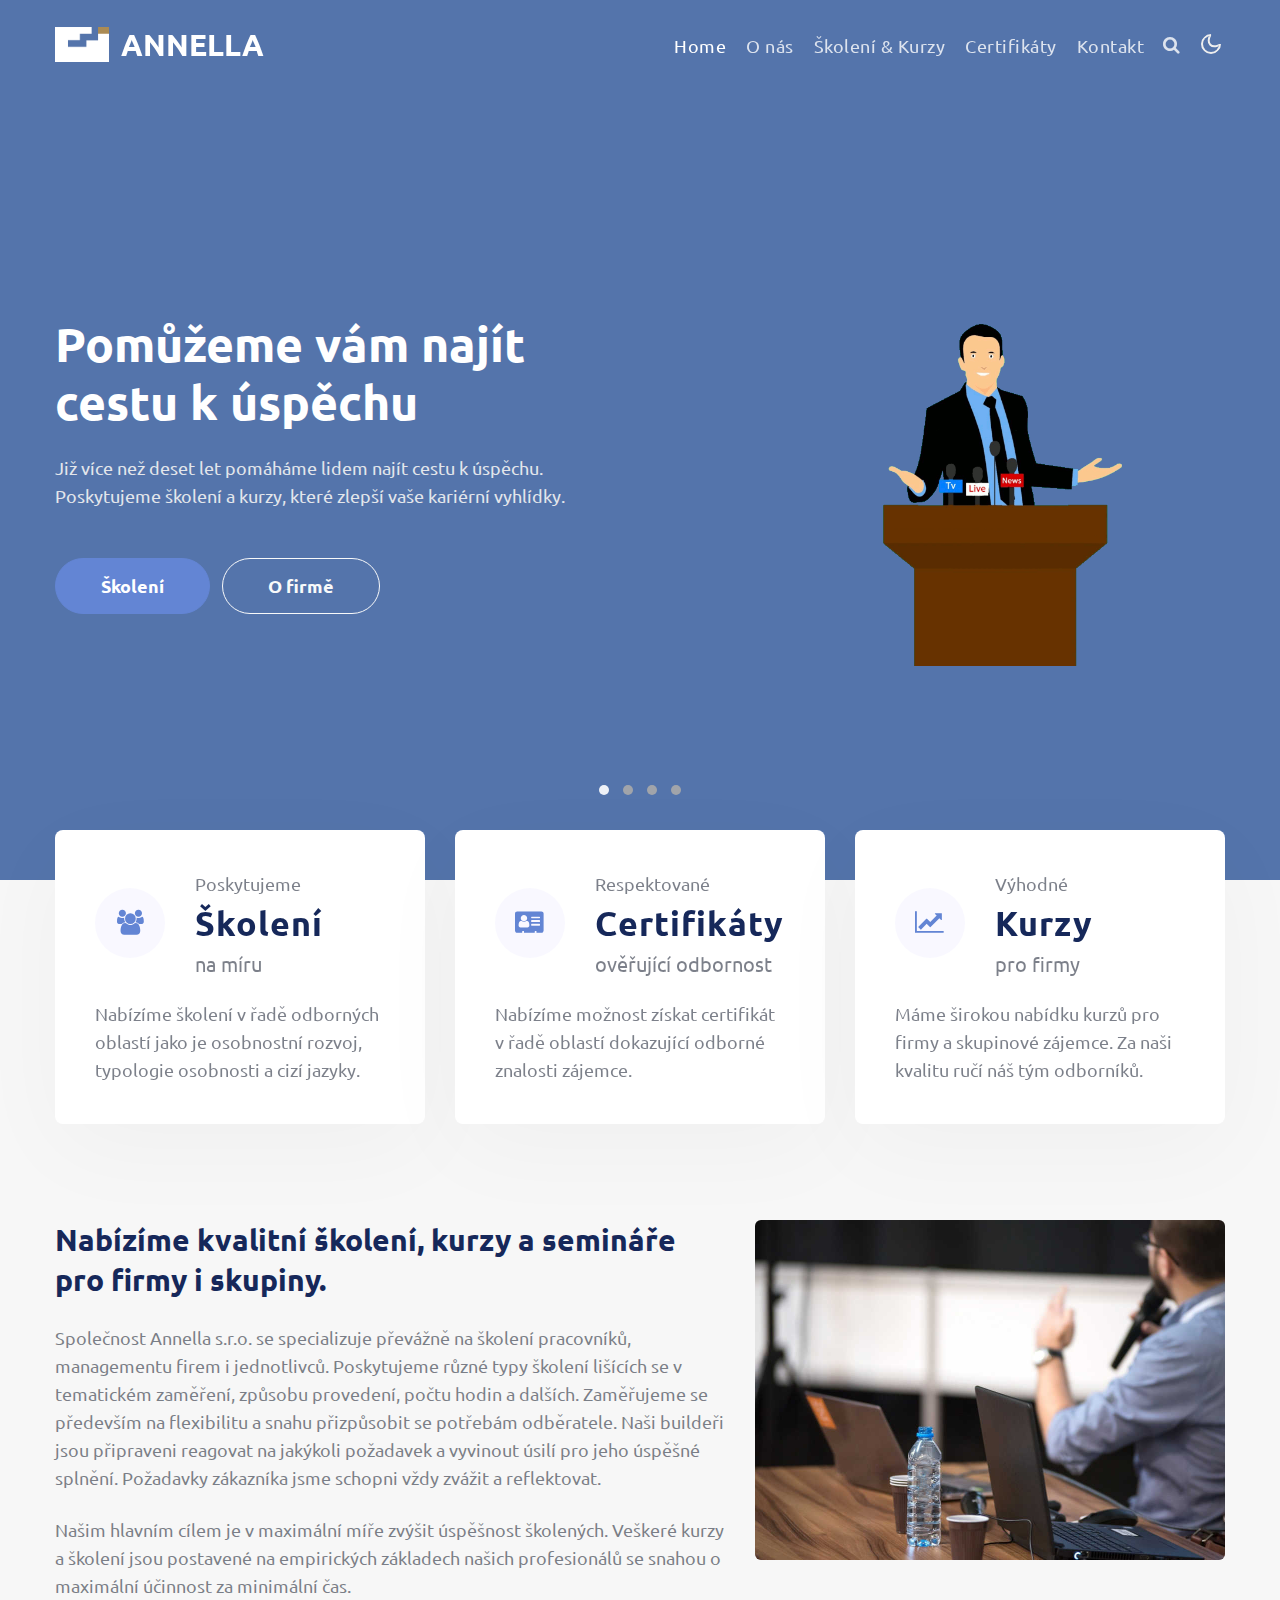
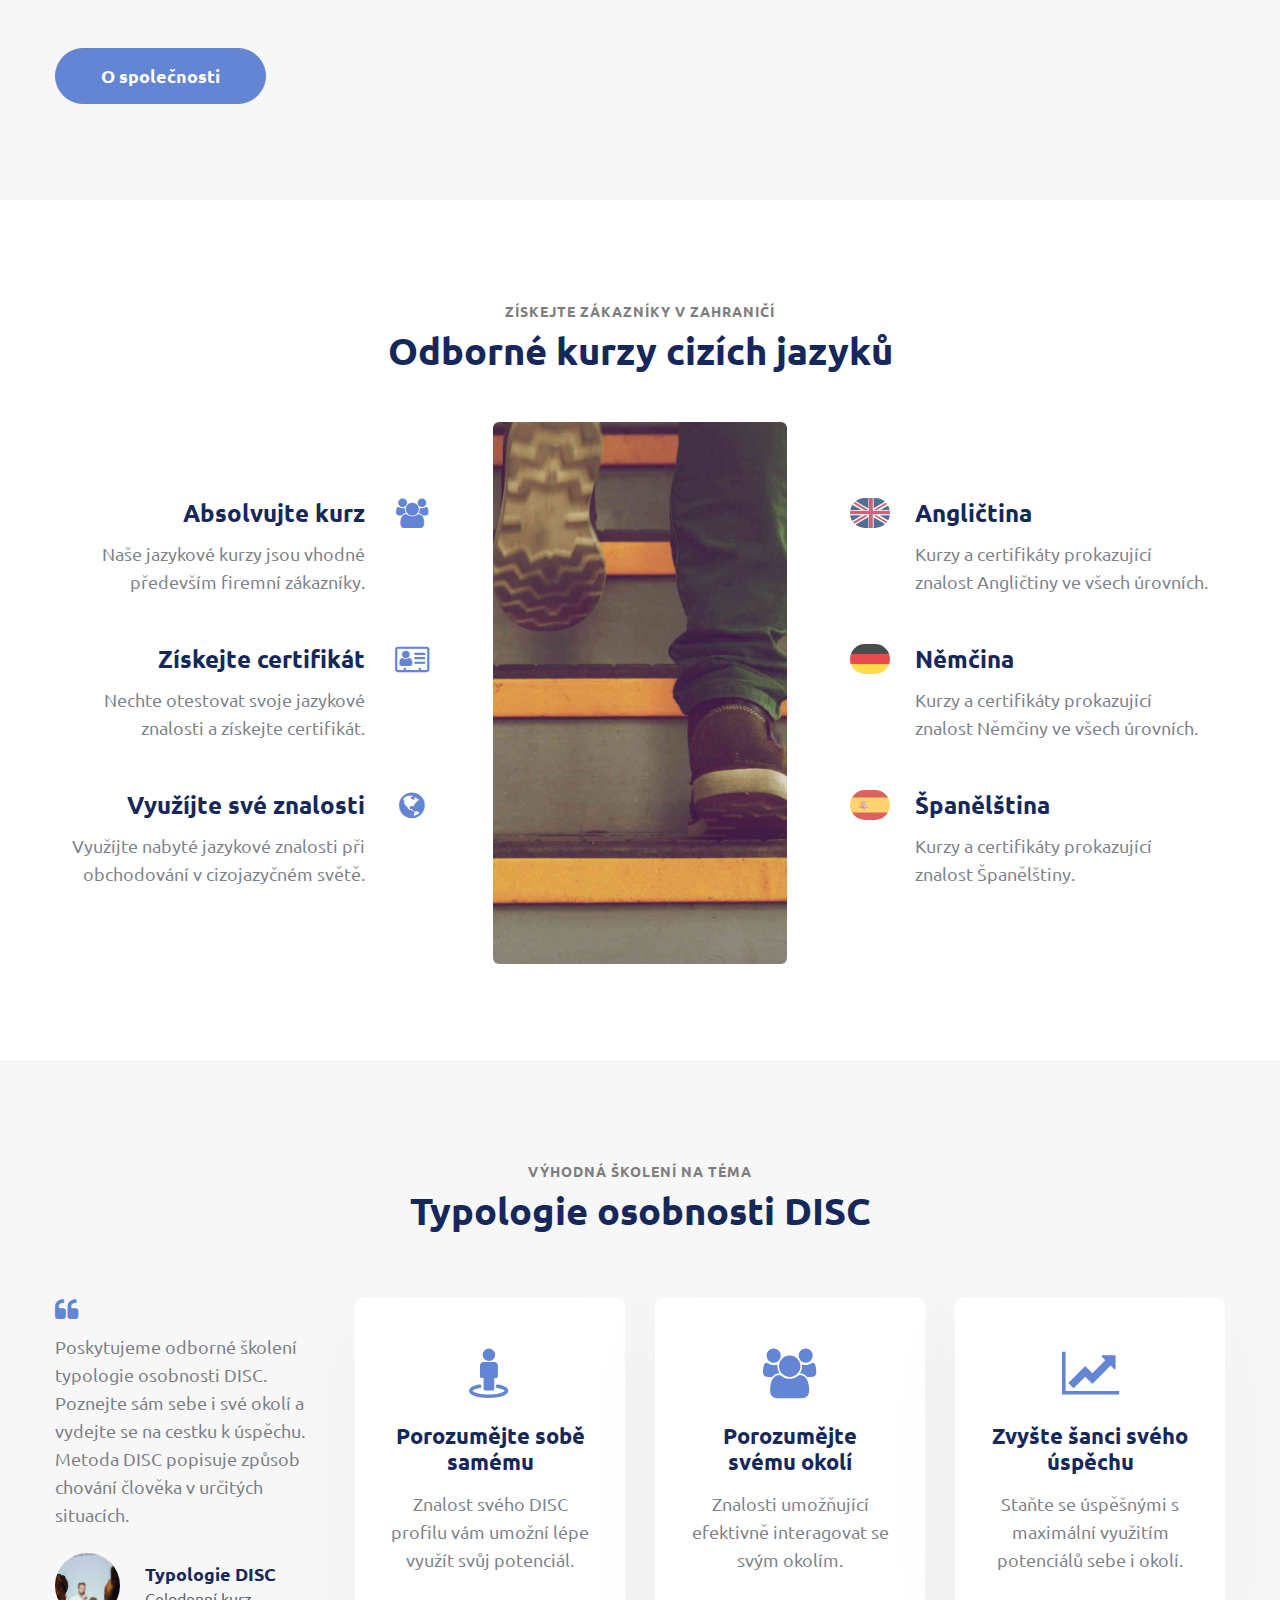
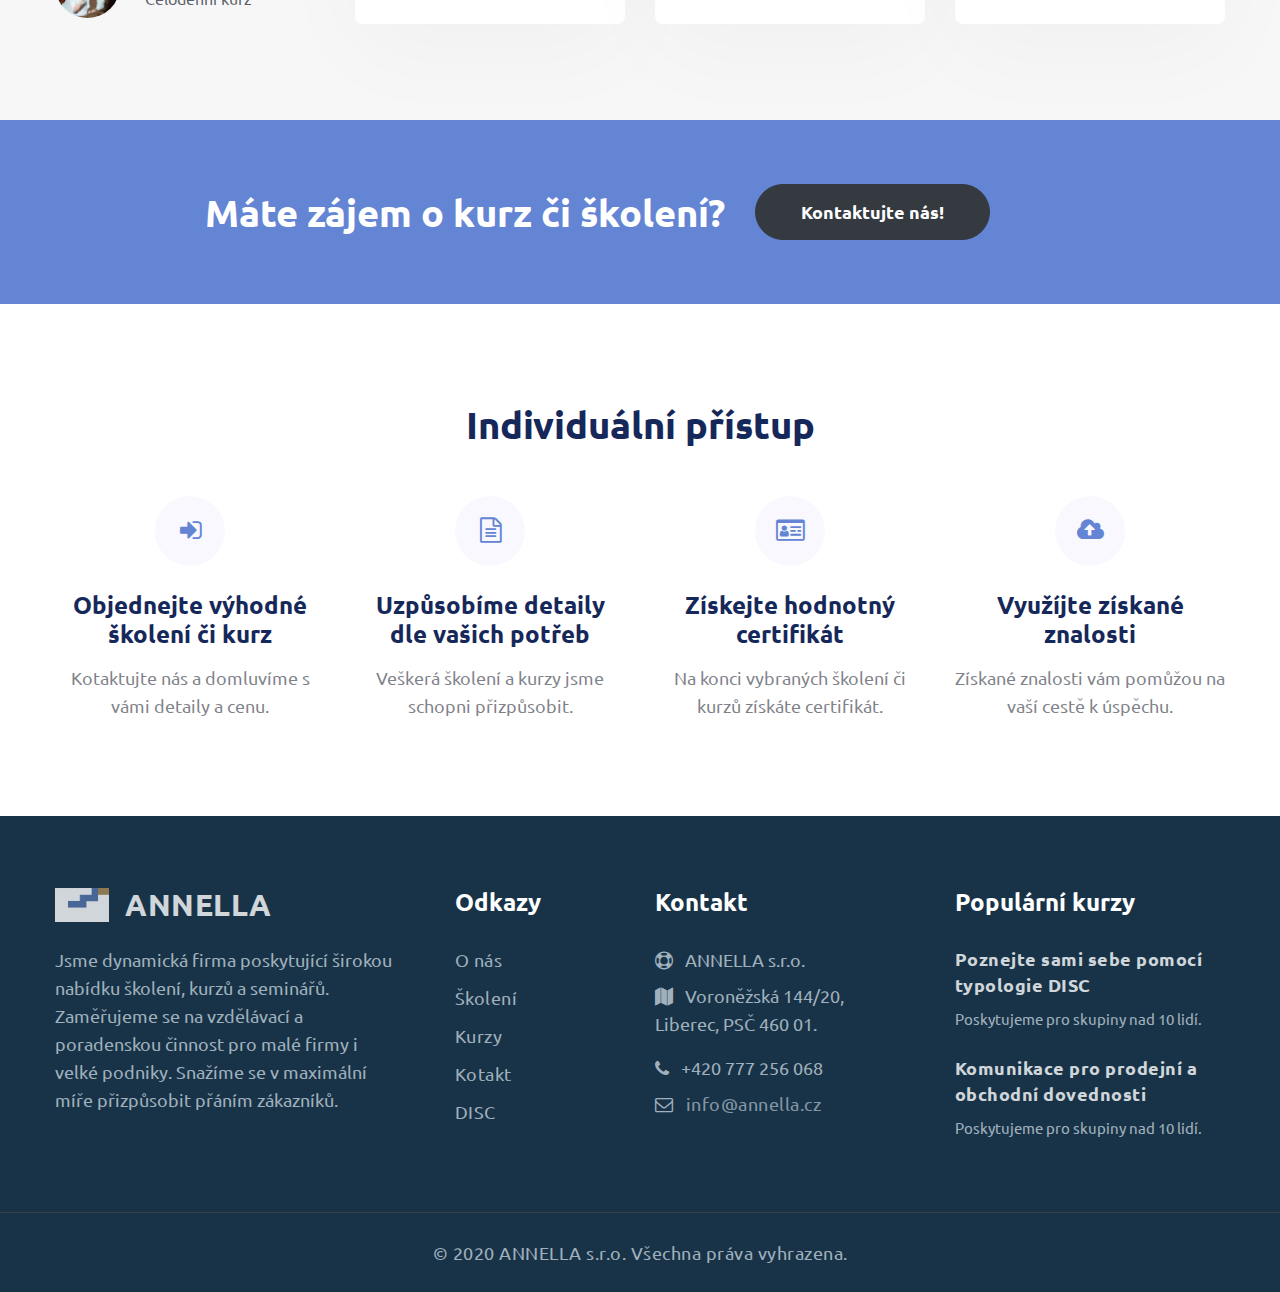
<file: docs/index.html>
<!DOCTYPE html>
<html lang="cs">
  <head>
    <!-- Required meta tags -->
    <meta charset="utf-8">
    <meta name="viewport" content="width=device-width, initial-scale=1, shrink-to-fit=no">

    <title>ANNELLA - školení a kurzy</title>
    <meta name="keywords" content="školení, kurzy, poradenství, průzkumy, řízení, komunikace" />
    <meta name="description" content="Kvalitní skupinová i individuální školení pro všechny typy zákazníků. Pomáháme vám najít cestu k úspěchu již 10 let. Poznejte s námi své silné stránky.">
    <link rel="icon" type="image/png" sizes="32x32" href="/favicon.png?">

    <link rel="preconnect" href="https://fonts.gstatic.com">
    <link href="https://fonts.googleapis.com/css2?family=Ubuntu:ital,wght@0,300;0,400;0,500;1,400;1,500&display=swap" rel="stylesheet">

    <!-- Template CSS -->
    <link rel="stylesheet" href="assets/css/style-starter.css">
  </head>
  <body>
<!--header-->
<header id="site-header" class="fixed-top">
  <div class="container">
      <nav class="navbar navbar-expand-lg stroke px-0">
          <h1> <a class="navbar-brand" href="/">ANNELLA</a></h1>
          <button class="navbar-toggler  collapsed bg-gradient" type="button" data-toggle="collapse"
              data-target="#navbarTogglerDemo02" aria-controls="navbarTogglerDemo02" aria-expanded="false"
              aria-label="Navigace">
              <span class="navbar-toggler-icon fa icon-expand fa-bars"></span>
              <span class="navbar-toggler-icon fa icon-close fa-times"></span>
          </button>
          <div class="collapse navbar-collapse" id="navbarTogglerDemo02">
  <ul class="navbar-nav ml-auto">
      <li class="nav-item active">
          <a class="nav-link" href="/">Home <span class="sr-only">(zde)</span></a>
      </li>
      <li class="nav-item">
          <a class="nav-link" href="o-nas.html">O nás</a>
      </li>
      <li class="nav-item">
          <a class="nav-link" href="skoleni-a-kurzy.html">Školení &amp; Kurzy</a>
      </li>
      <li class="nav-item">
          <a class="nav-link" href="certifikaty.html">Certifikáty</a>
      </li>
      <li class="nav-item">
          <a class="nav-link" href="kontakt.html">Kontakt</a>
      </li>
      <!--/search-right-->
      <div class="search mr-3">
          <input class="search_box" type="checkbox" id="search_box">
          <label class="fa fa-search" for="search_box"></label>
          <div class="search_form">
              <form action="index.html" method="GET">
                  <input type="text" placeholder="Hledat"><input type="submit" value="hledat">
              </form>
          </div>
      </div>
      <!--//search-right-->
  </ul>
</div>
          <!-- toggle switch for light and dark theme -->
          <div class="mobile-position">
              <nav class="navigation">
                  <div class="theme-switch-wrapper">
                      <label class="theme-switch" for="checkbox">
                          <input type="checkbox" id="checkbox">
                          <div class="mode-container">
                              <i class="gg-sun"></i>
                              <i class="gg-moon"></i>
                          </div>
                      </label>
                  </div>
              </nav>
          </div>
          <!-- //toggle switch for light and dark theme -->
      </nav>
  </div>
</header>

<!-- main-slider -->
<section class="w3l-main-slider" id="home">
    <div class="companies20-content">
        <div class="owl-one owl-carousel owl-theme">
            <div class="item">
                <li>
                    <div class="slider-info banner-view bg bg2">
                        <div class="banner-info">
                            <div class="container">
                                <div class="row">
                                    <div class="col-lg-6 banner-info-bg">
                                        <h5>Pomůžeme vám najít cestu k úspěchu </h5>
                                        <p class="mt-md-4 mt-3">Již více než deset let pomáháme lidem najít cestu k úspěchu. Poskytujeme školení a kurzy, které zlepší vaše kariérní vyhlídky.</p>
                                        <a class="btn btn-style btn-primary mt-sm-5 mt-4 mr-2" href="sluzby.html">Školení</a>
                                        <a class="btn btn-style btn-outline-light mt-sm-5 mt-4 mr-2" href="o-nas.html">O firmě</a>
                                    </div>
                                    <div class="col-lg-5 col-md-8 img offset-lg-1 mt-lg-0 mt-4">
                                        <img src="assets/images/bard_03.gif" alt="Školení a kurzy" class="img-fluid radius-image-curve" />
                                    </div>
                                </div>
                            </div>
                        </div>
                    </div>
                </li>
            </div>
            <div class="item">
                <li>
                    <div class="slider-info  banner-view banner-top1 bg bg2">
                        <div class="banner-info">
                            <div class="container">
                                <div class="row">
                                    <div class="col-lg-6 banner-info-bg">
                                        <h5>Poznejte své silné a slabé stránky</h5>
                                        <p class="mt-md-4 mt-3">Každý člověk vykazuje jisté osobnostní charakteristiky určující jeho silné a slabé stránky. Pomůžeme vám najít, kde jsou ty vaše.</p>
                                        <a class="btn btn-style btn-primary mt-sm-5 mt-4 mr-2" href="sluzby.html">Školení</a>
                                        <a class="btn btn-style btn-outline-light mt-sm-5 mt-4 mr-2" href="o-nas.html">O firmě</a>
                                    </div>
                                    <div class="col-lg-5 col-md-8 img offset-lg-1 mt-lg-0 mt-4">
                                        <img src="assets/images/bard_02.gif" alt="Školení a kurzy" class="img-fluid radius-image-curve" />
                                    </div>
                                </div>
                            </div>
                        </div>
                    </div>
                </li>
            </div>
            <div class="item">
                <li>
                    <div class="slider-info banner-view banner-top2 bg bg2">
                        <div class="banner-info">
                            <div class="container">
                                <div class="row">
                                    <div class="col-lg-6 banner-info-bg">
                                        <h5>Máme více než deset let zkušeností </h5>
                                        <p class="mt-md-4 mt-3">Firma ANNELLA má již více než deset let zkušeností se školeními. Náš tým se skládá ze zkušených školitelů s letitou praxí.</p>
                                        <a class="btn btn-style btn-primary mt-sm-5 mt-4 mr-2" href="sluzby.html">Školení</a>
                                        <a class="btn btn-style btn-outline-light mt-sm-5 mt-4 mr-2" href="o-nas.html">O firmě</a>
                                    </div>
                                    <div class="col-lg-5 col-md-8 img offset-lg-1 mt-lg-0 mt-4">
                                        <img src="assets/images/bard_01.gif" alt="Školení a kurzy" class="img-fluid radius-image-curve" />
                                    </div>
                                </div>
                            </div>
                        </div>
                    </div>
                </li>
            </div>
            <div class="item">
                <li>
                    <div class="slider-info banner-view banner-top3 bg bg2">
                        <div class="banner-info">
                            <div class="container">
                                <div class="row">
                                    <div class="col-lg-6 banner-info-bg">
                                        <h5>Testujeme znalosti a vydáváme certifikáty</h5>
                                        <p class="mt-md-4 mt-3">Ověřujeme znalosti zájemců na profesionální úrovni v řadě oborů a vydáváme hodnotné certifikáty dokazující vaši odbornost.</p>
                                        <a class="btn btn-style btn-primary mt-sm-5 mt-4 mr-2" href="sluzby.html">Školení</a>
                                        <a class="btn btn-style btn-outline-light mt-sm-5 mt-4 mr-2" href="o-nas.html">O firmě</a>
                                    </div>
                                    <div class="col-lg-5 col-md-8 img offset-lg-1 mt-lg-0 mt-4">
                                        <img src="assets/images/bard_04.gif" alt="Školení a kurzy" class="img-fluid radius-image-curve" />
                                    </div>
                                </div>
                            </div>
                        </div>
                    </div>
                </li>
            </div>
        </div>
    </div>
</section>
<!-- /main-slider -->

<!-- home page block1 -->
<section id="about" class="home-services pt-lg-0">
    <div class="container">
        <div class="row">
            <div class="col-lg-4 col-md-6 col-sm-12">
                <div class="box-wrap">
                    <div class="box-wrap-grid">
                        <div class="icon">
                            <span class="fa fa-users"></span>
                        </div>
                        <div class="info">
                            <p>Poskytujeme</p>
                            <h4><a href="skoleni-a-kurzy.html">Školení</a></h4>
                            <h5>na míru</h5>
                        </div>
                    </div>
                    <p class="mt-4">Nabízíme školení v řadě odborných oblastí jako je osobnostní rozvoj, typologie osobnosti a cizí jazyky.</p>
                </div>
            </div>
            <div class="col-lg-4 col-md-6 col-sm-12 mt-md-0 mt-4">
                <div class="box-wrap">
                    <div class="box-wrap-grid">
                        <div class="icon">
                            <span class="fa fa-address-card"></span>
                        </div>
                        <div class="info">
                            <p>Respektované</p>
                            <h4><a href="certifikaty.html">Certifikáty</a></h4>
                            <h5>ověřující odbornost</h5>
                        </div>
                    </div>
                    <p class="mt-4">Nabízíme možnost získat certifikát v řadě oblastí dokazující odborné znalosti zájemce.</p>
                </div>
            </div>
            <div class="col-lg-4 col-md-6 col-sm-12 mt-lg-0 mt-4">
                <div class="box-wrap">
                    <div class="box-wrap-grid">
                        <div class="icon">
                            <span class="fa fa-line-chart"></span>
                        </div>
                        <div class="info">
                            <p>Výhodné</p>
                            <h4><a href="skoleni-a-kurzy.html">Kurzy</a></h4>
                            <h5>pro firmy</h5>
                        </div>
                    </div>
                    <p class="mt-4">Máme širokou nabídku kurzů pro firmy a skupinové zájemce. Za naši kvalitu ručí náš tým odborníků.</p>
                </div>
            </div>
        </div>
    </div>
</section>
<!-- //home page block1 -->
<!-- about page about section -->
<section class="w3l-index3" id="about">
    <div class="midd-w3 py-5">
        <div class="container py-lg-5 py-md-3">
            <div class="row">
                <div class="col-lg-7 mb-lg-0 mb-md-5 mb-4 align-self">
                    <h3 class="title-left mx-0">Nabízíme kvalitní školení, kurzy a semináře pro firmy i skupiny.</h3>
                    <p class="mt-md-4 mt-3">Společnost Annella s.r.o. se specializuje převážně na školení pracovníků, managementu firem i jednotlivců. Poskytujeme různé typy školení lišících se v tematickém zaměření, způsobu provedení, počtu hodin a dalších. Zaměřujeme se především na flexibilitu a snahu přizpůsobit se potřebám odběratele. Naši buildeři jsou připraveni reagovat na jakýkoli požadavek a vyvinout úsilí pro jeho úspěšné splnění. Požadavky zákazníka jsme schopni vždy zvážit a reflektovat.</p>
                    <p class="mt-md-4 mt-3">Našim hlavním cílem je v maximální míře zvýšit úspěšnost školených. Veškeré kurzy a školení jsou postavené na empirických základech našich profesionálů se snahou o maximální účinnost za minimální čas.</p>
                    <a class="btn btn-style btn-primary mt-sm-5 mt-4 mr-2" href="o-nas.html"> O společnosti</a>
                </div>
                <div class="col-lg-5">
                    <div class="position-relative">
                        <img src="assets/images/about.jpg" alt="" class="radius-image img-fluid">
                    </div>
                </div>
            </div>
        </div>
    </div>
</section>
<!-- //about page about section -->
<!-- /mobile section --->
<section class="w3l-mobile-content-6 py-5">
    <div class="mobile-info py-lg-5 py-md-4 py-2">
        <!-- /mobile-info-->
        <div class="container">
            <h6 class="title-small text-center">Získejte zákazníky v zahraničí</h6>
            <h3 class="title-big mb-5 text-center">Odborné kurzy cizích jazyků</h3>
            <div class="row mobile-info-inn mx-lg-0">
                <div class="col-lg-4 mobile-right text-right">
                    <div class="row mobile-right-grids mb-lg-5 mb-4">
                        <div class="col-10 mobile-right-info">
                            <h6><a href="#url">Absolvujte kurz</a></h6>
                            <p>Naše jazykové kurzy jsou vhodné především firemní zákazníky.</p>
                        </div>
                        <div class="col-2 mobile-right-icon">
                            <div class="mobile-icon">
                                <span class="fa fa-users"></span>
                            </div>
                        </div>
                    </div>
                    <div class="row mobile-right-grids mb-lg-5 mb-4">
                        <div class="col-10 mobile-right-info">
                            <h6><a href="#url">Získejte certifikát</a></h6>
                            <p>Nechte otestovat svoje jazykové znalosti a získejte certifikát.</p>
                        </div>
                        <div class="col-2 mobile-right-icon">
                            <div class="mobile-icon">
                                <span class="fa fa-address-card-o"></span>
                            </div>
                        </div>
                    </div>
                    <div class="row mobile-right-grids">
                        <div class="col-10 mobile-right-info">
                            <h6><a href="#url">Využíjte své znalosti </a></h6>
                            <p>Využíjte nabyté jazykové znalosti při obchodování v cizojazyčném světě.</p>
                        </div>
                        <div class="col-2 mobile-right-icon">
                            <div class="mobile-icon">
                                <span class="fa fa-globe"></span>
                            </div>
                        </div>
                    </div>
                </div>
                <div class="col-lg-4 mobile-left px-lg-5">
                    <img src="assets/images/traveling.jpg" class="img-fluid radius-image" alt="Language courses">
                </div>
                <div class="col-lg-4 mobile-right">
                    <div class="row mobile-right-grids mb-lg-5 mb-4">
                        <div class="col-2 mobile-right-icon">
                            <div class="mobile-icon">
                                <span class="english">&nbsp;</span>
                            </div>
                        </div>
                        <div class="col-10 mobile-right-info">
                            <h6><a href="#url">Angličtina</a></h6>
                            <p>Kurzy a certifikáty prokazující znalost Angličtiny ve všech úrovních.</p>
                        </div>
                    </div>
                    <div class="row mobile-right-grids mb-lg-5 mb-4">
                        <div class="col-2 mobile-right-icon">
                            <div class="mobile-icon">
                                <span class="german">&nbsp;</span>
                            </div>
                        </div>
                        <div class="col-10 mobile-right-info">
                            <h6><a href="#url">Němčina</a></h6>
                            <p>Kurzy a certifikáty prokazující znalost Němčiny ve všech úrovních.</p>
                        </div>
                    </div>
                    <div class="row mobile-right-grids">
                        <div class="col-2 mobile-right-icon">
                            <div class="mobile-icon">
                                <span class="spanish">&nbsp;</span>
                            </div>
                        </div>
                        <div class="col-10 mobile-right-info">
                            <h6><a href="#url">Španělština</a></h6>
                            <p>Kurzy a certifikáty prokazující znalost Španělštiny.</p>
                        </div>
                    </div>
                </div>

            </div>
            <!-- <div class="text-center">
                <a class="btn btn-style btn-primary mt-sm-5 mt-4 mr-2" href="#book"> View more advanced features</a>
            </div> -->
        </div>
        <!-- //mobile-info-->
    </div>
</section>
<!-- //mobile section --->
<!-- /bottom-grids-->
<section class="w3l-bottom-grids-6 py-5" id="advantages">
    <div class="container py-lg-5 py-md-4 py-2">
        <h6 class="title-small text-center">Výhodná školení na téma</h6>
        <h3 class="title-big mb-md-5 mb-4 text-center">Typologie osobnosti DISC</h3>
        <div class="grids-area-hny main-cont-wthree-fea row pt-3">
            <div class="col-lg-3 ceo-text mb-lg-0 mb-4">
                <div class="">
                    <span class="fa fa-quote-left"></span>
                    <p>Poskytujeme odborné školení typologie osobnosti DISC. Poznejte sám sebe i své okolí a vydejte se na cestku k úspěchu. Metoda DISC popisuje způsob chování člověka v určitých situacích. </p>

                    <div class="author align-items-center mt-4 mb-1">
                        <div class="img-circle">
                            <img src="assets/images/skoleni.jpg" class="mr-3 img-fluid" alt="Typologie DISC">
                        </div>
                        <div class="author-info">
                            <a href="#author">Typologie DISC</a> <br> <span class="meta-value">Celodenní kurz </span>
                        </div>
                    </div>
                </div>
            </div>
            <div class="col-lg-3 col-md-6 grids-feature">
                <div class="area-box">
                    <span class="fa fa-street-view"></span>
                    <h4><a href="#feature" class="title-head">Porozumějte sobě samému</a></h4>
                    <p>Znalost svého DISC profilu vám umožní lépe využít svůj potenciál.</p>
                </div>
            </div>
            <div class="col-lg-3 col-md-6 grids-feature mt-md-0 mt-4">
                <div class="area-box">
                    <span class="fa fa-group"></span>
                    <h4><a href="#feature" class="title-head">Porozumějte svému okolí </a></h4>
                    <p>Znalosti umožňující efektivně interagovat se svým okolím.</p>
                </div>
            </div>
            <div class="col-lg-3 col-md-6 grids-feature mt-lg-0 mt-4">
                <div class="area-box">
                    <span class="fa fa-line-chart"></span>
                    <h4><a href="#feature" class="title-head">Zvyšte šanci svého úspěchu</a></h4>
                    <p>Staňte se úspěšnými s maximální využitím potenciálů sebe i okolí.</p>
                </div>
            </div>
        </div>
    </div>
</section>
<!-- //bottom-grids-->

 <!-- forms -->
 <section class="w3l-forms-9 py-5">
     <div class="container py-lg-3">
         <div class="row align-items-center">
             <div class="main-midd col-lg-7 text-lg-right">
                 <h4 class="title-big">Máte zájem o kurz či školení?</h4>
             </div>
             <div class="col-lg-5 mt-lg-0 mt-4">
                 <a class="btn btn-style btn-dark" href="#book"> Kontaktujte nás!</a>
             </div>
         </div>
     </div>
 </section>
 <!-- //forms -->
<div class="w3l-ordercard py-5">
    <div class="container py-lg-5 py-md-4 py-2">
        <h3 class="title-big mb-5 text-center">Individuální přístup</h3>
        <div class="row text-center">
            <div class="col-lg-3 col-sm-6">
                <div class="work-grids">
                    <div class="icon">
                        <span class="fa fa-sign-in"></span>
                    </div>
                    <div class="content">
                        <h4 class="title">Objednejte výhodné školení či kurz</h4>
                        <p class="desc">Kotaktujte nás a domluvíme s vámi detaily a cenu.</p>
                    </div>
                </div>
            </div>
            <div class="col-lg-3 col-sm-6 mt-sm-0 mt-5">
                <div class="work-grids">
                    <div class="icon">
                        <span class="fa fa-file-text-o"></span>
                    </div>
                    <div class="content">
                        <h4 class="title">Uzpůsobíme detaily dle vašich potřeb</h4>
                        <p class="desc">Veškerá školení a kurzy jsme schopni přizpůsobit.</p>
                    </div>
                </div>
            </div>
            <div class="col-lg-3 col-sm-6 mt-lg-0 mt-5">
                <div class="work-grids">
                    <div class="icon">
                        <span class="fa fa-id-card-o"></span>
                    </div>
                    <div class="content">
                        <h4 class="title">Získejte hodnotný certifikát</h4>
                        <p class="desc">Na konci vybraných školení či kurzů získáte certifikát.</p>
                    </div>
                </div>
            </div>
            <div class="col-lg-3 col-sm-6 mt-lg-0 mt-5">
                <div class="work-grids">
                    <div class="icon">
                        <span class="fa fa-cloud-upload"></span>
                    </div>
                    <div class="content">
                        <h4 class="title">Využíjte získané znalosti</h4>
                        <p class="desc">Získané znalosti vám pomůžou na vaší cestě k úspěchu.</p>
                    </div>
                </div>
            </div>
        </div>
    </div>
</div>



<!-- footer -->
 <section class="w3l-footer-29-main">
  <div class="footer-29 py-5">
    <div class="container py-lg-4">
      <div class="row footer-top-29">
        <div class="col-lg-4 col-md-6 footer-list-29 footer-1 pr-lg-5">
          <div class="footer-logo mb-4">
            <a class="navbar-brand" href="/"><span>ANNELLA</span></a>
          </div>
          <p>Jsme dynamická firma poskytující širokou nabídku školení, kurzů a seminářů. Zaměřujeme se na vzdělávací a poradenskou činnost pro malé firmy i velké podniky. Snažíme se v maximální míře přizpůsobit přáním zákazníků. </p>
        </div>
        <div class="col-lg-2 col-md-6 col-sm-5 col-5 footer-list-29 footer-2 mt-md-0 mt-5">

          <ul>
            <h6 class="footer-title-29">Odkazy</h6>
            <li><a href="o-nas.html">O nás</a></li>
            <li><a href="skoleni-a-kurzy.html"> Školení</a></li>
            <li><a href="skoleni-a-kurzy.html"> Kurzy</a></li>
            <li><a href="kontakt.html">Kotakt</a></li>
            <li><a href="skoleni-a-kurzy.html">DISC</a></li>
          </ul>
        </div>
        <div class="col-lg-3 col-md-6 col-sm-7 col-7 footer-list-29 footer-3 mt-lg-0 mt-5">
          <h6 class="footer-title-29">Kontakt</h6>
          <p class="mb-2"><span class="fa fa-support"></span> &nbsp; ANNELLA s.r.o.</p>
          <p class="mb-3"><span class="fa fa-map"></span> &nbsp; Voroněžská 144/20,<br>Liberec, PSČ 460 01.</p>
          <p class="mb-2"> <span class="fa fa-phone"></span> &nbsp;&nbsp;<i class="d-plus"></i><i class="d-four"></i><i class="d-two"></i><i class="d-zero"></i> <i class="d-seven"></i><i class="d-seven"></i><i class="d-seven"></i> <i class="d-two"></i><i class="d-five"></i><i class="d-six"></i> <i class="d-zero"></i><i class="d-six"></i><i class="d-eight"></i></p>
          <p><span class="fa fa-envelope-o"></span> <a href="#">&nbsp;&nbsp;info<i class="ch-at"></i>annella<i class="ch-dot"></i>cz</a></p>
        </div>
        <div class="col-lg-3 col-md-6 footer-list-29 footer-4 mt-lg-0 mt-5">
          <h6 class="footer-title-29">Populární kurzy</h6>
          <div class="post1">
            <a href="skoleni-a-kurzy.html" class="post-title">Poznejte sami sebe pomocí typologie DISC</a>
            <p class="small">Poskytujeme pro skupiny nad 10 lidí.</p>
          </div>
          <div class="post1 mt-4">
            <a href="skoleni-a-kurzy.html" class="post-title">Komunikace pro prodejní a obchodní dovednosti</a>
            <p class="small">Poskytujeme pro skupiny nad 10 lidí.</p>
          </div>
        </div>
      </div>
    </div>
  </div>
  <!-- copyright -->
  <section class="w3l-copyright text-center">
    <div class="container">
      <p class="copy-footer-29">© 2020 ANNELLA s.r.o. Všechna práva vyhrazena.</p>
    </div>

    <!-- move top -->
    <button onclick="topFunction()" id="movetop" title="Go to top">
      &#10548;
    </button>
    <script>
      // When the user scrolls down 20px from the top of the document, show the button
      window.onscroll = function () {
        scrollFunction()
      };

      function scrollFunction() {
        if (document.body.scrollTop > 20 || document.documentElement.scrollTop > 20) {
          document.getElementById("movetop").style.display = "block";
        } else {
          document.getElementById("movetop").style.display = "none";
        }
      }

      // When the user clicks on the button, scroll to the top of the document
      function topFunction() {
        document.body.scrollTop = 0;
        document.documentElement.scrollTop = 0;
      }
    </script>
    <!-- /move top -->
  </section>
  <!-- //copyright -->
</section>
<!-- //footer -->
<!--  javascripts file here -->
<script src="assets/js/jquery-3.3.1.min.js"></script>

<script src="assets/js/theme-change.js"></script> <!-- //light and dark mode switch js -->

<script src="assets/js/circles.js"></script>

<!-- stats number counter-->
<script src="assets/js/jquery.waypoints.min.js"></script>
<script src="assets/js/jquery.countup.js"></script>
<script>
  $('.counter').countUp();
</script>
<!-- //stats number counter -->

<!-- owl carousel -->
<script src="assets/js/owl.carousel.js"></script>
<!-- script for banner slider-->
<script>
  $(document).ready(function () {
    $('.owl-one').owlCarousel({
      loop: true,
      margin: 0,
      nav: false,
      responsiveClass: true,
      autoplay: true,
      autoplayTimeout: 5000,
      autoplaySpeed: 1000,
      autoplayHoverPause: false,
      responsive: {
        0: {
          items: 1
        },
        480: {
          items: 1
        },
        667: {
          items: 1
        },
        1000: {
          items: 1
        }
      }
    })
  })
</script>
<!-- //script -->
<!-- owl carousel -->

<!-- script for tesimonials carousel slider -->
<script>
  $(document).ready(function () {
    $("#owl-demo2").owlCarousel({
      loop: true,
      margin: 20,
      nav: false,
      responsiveClass: true,
      responsive: {
        0: {
          items: 1,
          nav: false
        },
        1000: {
          items: 1,
          nav: false,
          loop: false
        }
      }
    })
  })
</script>
<!-- //script for tesimonials carousel slider -->

<!-- disable body scroll which navbar is in active -->
<script>
  $(function () {
    $('.navbar-toggler').click(function () {
      $('body').toggleClass('noscroll');
    })
  });
</script>
<!-- disable body scroll which navbar is in active -->

<!--/MENU-JS-->
<script>
  $(window).on("scroll", function () {
    var scroll = $(window).scrollTop();

    if (scroll >= 80) {
      $("#site-header").addClass("nav-fixed");
    } else {
      $("#site-header").removeClass("nav-fixed");
    }
  });

  //Main navigation Active Class Add Remove
  $(".navbar-toggler").on("click", function () {
    $("header").toggleClass("active");
  });
  $(document).on("ready", function () {
    if ($(window).width() > 991) {
      $("header").removeClass("active");
    }
    $(window).on("resize", function () {
      if ($(window).width() > 991) {
        $("header").removeClass("active");
      }
    });
  });
</script>
<!--//MENU-JS-->

<script src="assets/js/bootstrap.min.js"></script><!-- //bootstrap js -->
</body>

</html>
</file>
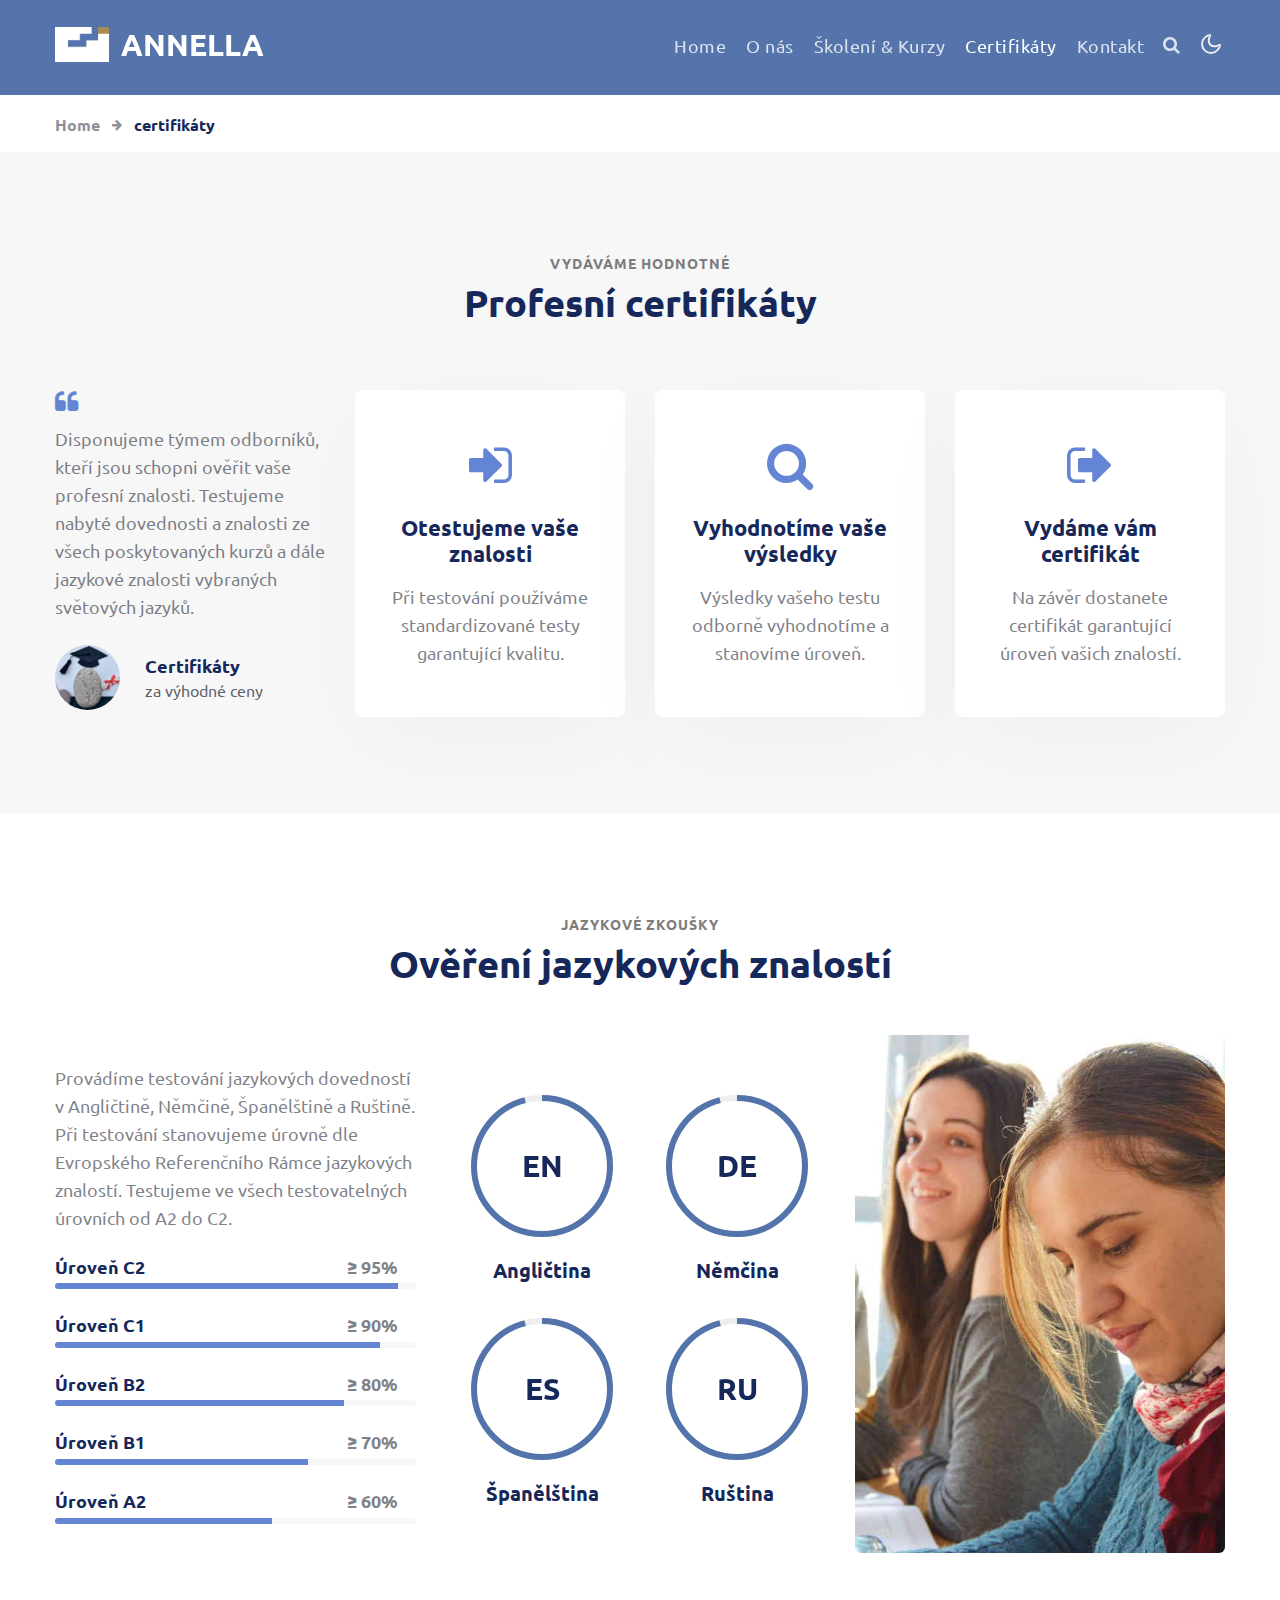
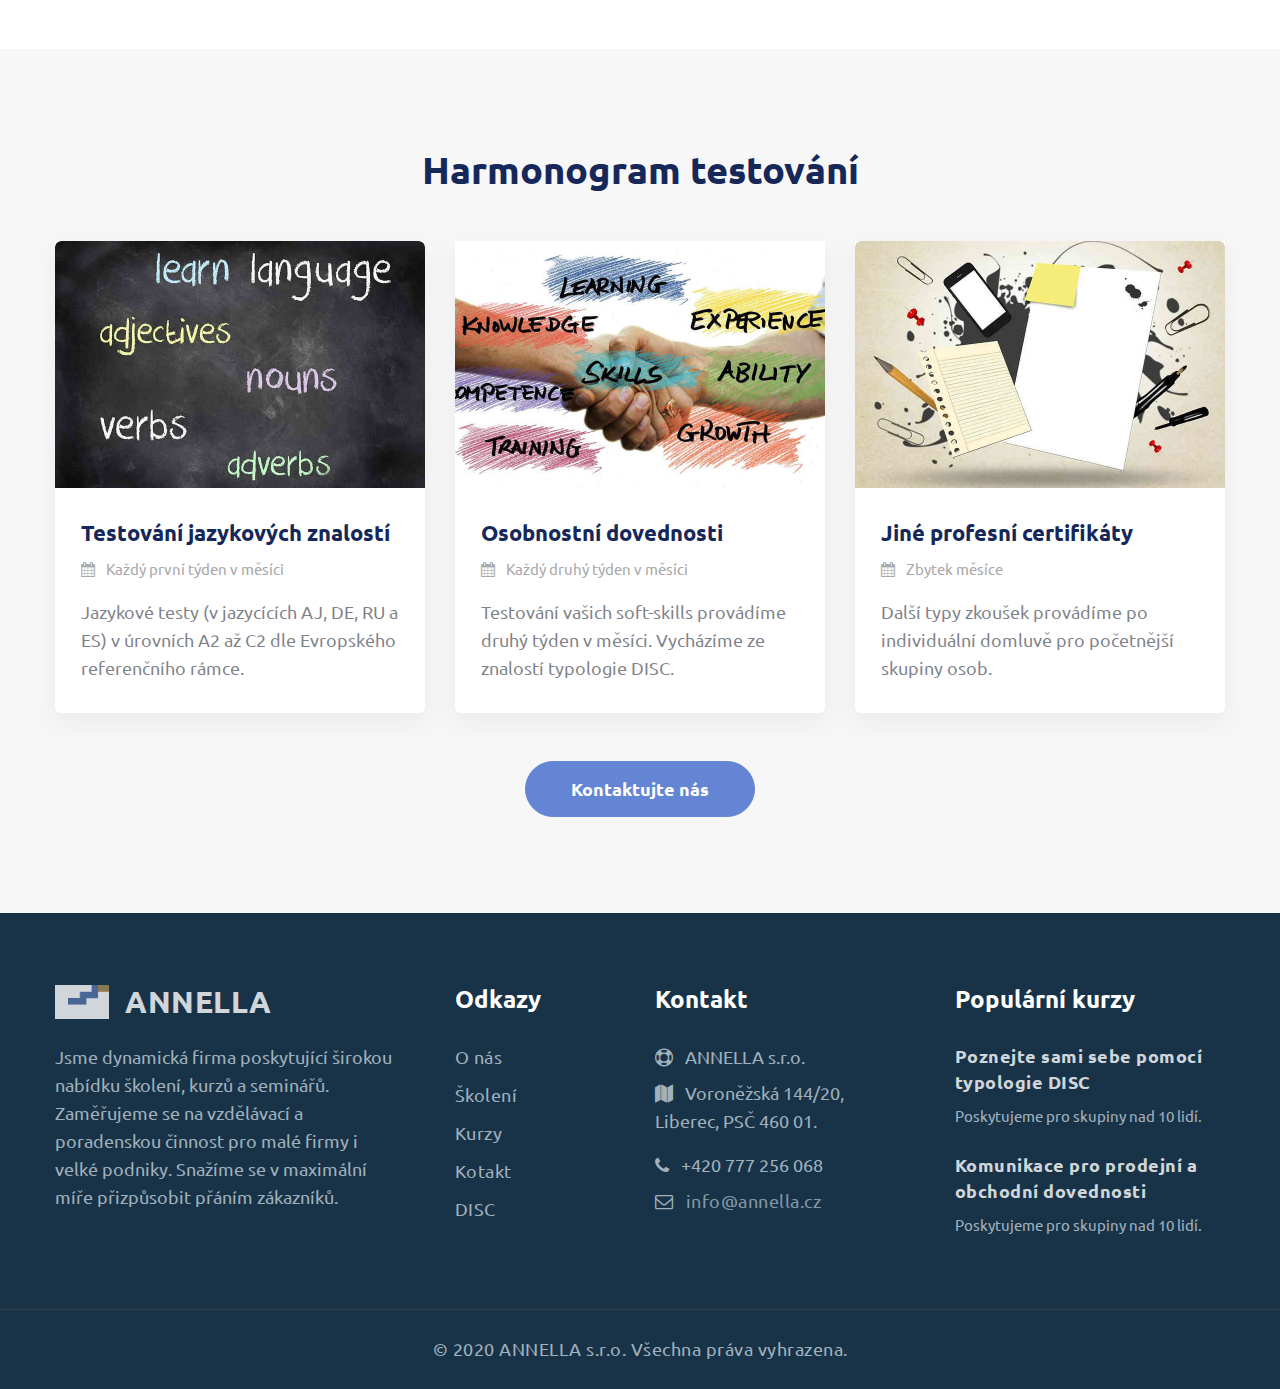
<file: docs/certifikaty.html>
<!DOCTYPE html>
<html lang="cs">
  <head>
    <!-- Required meta tags -->
    <meta charset="utf-8">
    <meta name="viewport" content="width=device-width, initial-scale=1, shrink-to-fit=no">

    <title>ANNELLA - certifikáty</title>
    <meta name="keywords" content="školení, kurzy, poradenství, průzkumy, řízení, komunikace" />
    <meta name="description" content="Kvalitní skupinová i individuální školení pro všechny typy zákazníků. Pomáháme vám najít cestu k úspěchu již 10 let. Poznejte s námi své silné stránky.">
    <link rel="icon" type="image/png" sizes="32x32" href="/favicon.png?">

    <link rel="preconnect" href="https://fonts.gstatic.com">
    <link href="https://fonts.googleapis.com/css2?family=Ubuntu:ital,wght@0,300;0,400;0,500;1,400;1,500&display=swap" rel="stylesheet">

    <!-- Template CSS -->
    <link rel="stylesheet" href="assets/css/style-starter.css">
  </head>
  <body>
<!--header-->
<header id="site-header" class="fixed-top">
  <div class="container">
      <nav class="navbar navbar-expand-lg stroke px-0">
          <h1> <a class="navbar-brand" href="/">ANNELLA</a></h1>
          <button class="navbar-toggler  collapsed bg-gradient" type="button" data-toggle="collapse"
              data-target="#navbarTogglerDemo02" aria-controls="navbarTogglerDemo02" aria-expanded="false"
              aria-label="Navigace">
              <span class="navbar-toggler-icon fa icon-expand fa-bars"></span>
              <span class="navbar-toggler-icon fa icon-close fa-times"></span>
          </button>
          <div class="collapse navbar-collapse" id="navbarTogglerDemo02">
  <ul class="navbar-nav ml-auto">
      <li class="nav-item">
          <a class="nav-link" href="/">Home</a>
      </li>
      <li class="nav-item">
          <a class="nav-link" href="o-nas.html">O nás</a>
      </li>
      <li class="nav-item">
          <a class="nav-link" href="skoleni-a-kurzy.html">Školení &amp; Kurzy</a>
      </li>
      <li class="nav-item active">
          <a class="nav-link" href="certifikaty.html">Certifikáty <span class="sr-only">(zde)</span></a>
      </li>
      <li class="nav-item">
          <a class="nav-link" href="kontakt.html">Kontakt</a>
      </li>
      <!--/search-right-->
      <div class="search mr-3">
          <input class="search_box" type="checkbox" id="search_box">
          <label class="fa fa-search" for="search_box"></label>
          <div class="search_form">
              <form action="index.html" method="GET">
                  <input type="text" placeholder="Hledat"><input type="submit" value="hledat">
              </form>
          </div>
      </div>
      <!--//search-right-->
  </ul>
</div>
          <!-- toggle switch for light and dark theme -->
          <div class="mobile-position">
              <nav class="navigation">
                  <div class="theme-switch-wrapper">
                      <label class="theme-switch" for="checkbox">
                          <input type="checkbox" id="checkbox">
                          <div class="mode-container">
                              <i class="gg-sun"></i>
                              <i class="gg-moon"></i>
                          </div>
                      </label>
                  </div>
              </nav>
          </div>
          <!-- //toggle switch for light and dark theme -->
      </nav>
  </div>
</header>

<div class="inner-banner">
</div>
<section class="w3l-breadcrumb">
    <div class="container">
        <ul class="breadcrumbs-custom-path">
            <li><a href="/">Home</a></li>
            <li class="active"><span class="fa fa-arrow-right mx-2" aria-hidden="true"></span> certifikáty</li>
        </ul>
    </div>
</section>

<!-- /bottom-grids-->
<section class="w3l-bottom-grids-6 py-5" id="advantages">
    <div class="container py-lg-5 py-md-4 py-2">
        <h6 class="title-small text-center">Vydáváme hodnotné</h6>
        <h3 class="title-big mb-md-5 mb-4 text-center">Profesní certifikáty</h3>
        <div class="grids-area-hny main-cont-wthree-fea row pt-3">
            <div class="col-lg-3 ceo-text mb-lg-0 mb-4">
                <div class="">
                    <span class="fa fa-quote-left"></span>
                    <p>
                        Disponujeme týmem odborníků, kteří jsou schopni ověřit vaše profesní znalosti. Testujeme nabyté dovednosti a znalosti ze všech poskytovaných kurzů a dále jazykové znalosti vybraných světových jazyků.
                    </p>

                    <div class="author align-items-center mt-4 mb-1">
                        <div class="img-circle">
                            <img src="assets/images/certificate.jpg" class="mr-3 img-fluid" alt="Typologie DISC">
                        </div>
                        <div class="author-info">
                            <a href="#author">Certifikáty</a> <br> <span class="meta-value">za výhodné ceny </span>
                        </div>
                    </div>
                </div>
            </div>
            <div class="col-lg-3 col-md-6 grids-feature">
                <div class="area-box">
                    <span class="fa fa-sign-in"></span>
                    <h4><a href="#feature" class="title-head">Otestujeme vaše znalosti</a></h4>
                    <p>Při testování používáme standardizované testy garantující kvalitu.</p>
                </div>
            </div>
            <div class="col-lg-3 col-md-6 grids-feature mt-md-0 mt-4">
                <div class="area-box">
                    <span class="fa fa-search"></span>
                    <h4><a href="#feature" class="title-head">Vyhodnotíme vaše výsledky </a></h4>
                    <p>Výsledky vašeho testu odborně vyhodnotíme a stanovíme úroveň.</p>
                </div>
            </div>
            <div class="col-lg-3 col-md-6 grids-feature mt-lg-0 mt-4">
                <div class="area-box">
                    <span class="fa fa-sign-out"></span>
                    <h4><a href="#feature" class="title-head">Vydáme vám certifikát</a></h4>
                    <p>Na závěr dostanete certifikát garantující úroveň vašich znalostí.</p>
                </div>
            </div>
        </div>
    </div>
</section>
<!-- //bottom-grids-->
<!-- section -->
<section class="w3l-statistics" id="statistical">
    <div class="midd-w3 py-5">
        <div class="container py-lg-5 py-md-3 py-2">
            <h6 class="title-small text-center">Jazykové zkoušky</h6>
            <h3 class="title-big mb-md-5 mb-4 text-center">Ověření jazykových znalostí</h3>
            <div class="row">
                <div class="col-lg-4 align-self w3l-progressblock pr-lg-4">
                    <p class="mb-4">
                        Provádíme testování jazykových dovedností v Angličtině, Němčině, Španělštině a Ruštině. Při testování stanovujeme úrovně dle Evropského Referenčního Rámce jazykových znalostí. Testujeme ve všech testovatelných úrovních od A2 do C2.
                    </p>
                    <div class="progress-info info2">
                        <h6 class="progress-tittle">Úroveň C2 <span class="">&geq; 95%</span></h6>
                        <div class="progress">
                            <div class="progress-bar progress-bar-striped" role="progressbar" style="width: 95%"
                                aria-valuenow="95" aria-valuemin="0" aria-valuemax="100">
                            </div>
                        </div>
                    </div>
                    <div class="progress-info info2">
                        <h6 class="progress-tittle">Úroveň C1 <span class="">&geq; 90%</span></h6>
                        </h6>
                        <div class="progress">
                            <div class="progress-bar progress-bar-striped" role="progressbar" style="width: 90%"
                                aria-valuenow="90" aria-valuemin="0" aria-valuemax="100">
                            </div>
                        </div>
                    </div>
                    <div class="progress-info info2">
                        <h6 class="progress-tittle">Úroveň B2 <span class="">&geq; 80%</span></h6>
                        <div class="progress">
                            <div class="progress-bar progress-bar-striped" role="progressbar" style="width: 80%"
                                aria-valuenow="80" aria-valuemin="0" aria-valuemax="100">
                            </div>
                        </div>
                    </div>
                    <div class="progress-info info2">
                        <h6 class="progress-tittle">Úroveň B1 <span class="">&geq; 70%</span></h6>
                        <div class="progress">
                            <div class="progress-bar progress-bar-striped" role="progressbar" style="width: 70%"
                                aria-valuenow="70" aria-valuemin="0" aria-valuemax="100">
                            </div>
                        </div>
                    </div>
                    <div class="progress-info info2 mb-0">
                        <h6 class="progress-tittle">Úroveň A2 <span class="">&geq; 60%</span></h6>
                        <div class="progress">
                            <div class="progress-bar progress-bar-striped" role="progressbar" style="width: 60%"
                                aria-valuenow="60" aria-valuemin="0" aria-valuemax="100">
                            </div>
                        </div>
                    </div>
                </div>
                <div class="col-lg-4 col-md-6 mt-lg-0 mt-5 align-self">
                    <div class="position-relative">
                        <div class="progress-circles">
                            <div class="circle1">
                                <div id="progress" data-dimension="170" data-text="EN" data-fontsize="30"
                                    data-percent="100" data-fgcolor="#5374aa" data-bgcolor="#eee" data-width="15"
                                    data-bordersize="5" data-animationstep="2"></div>
                                <h4>Angličtina</h4>
                            </div>
                            <div class="circle1">
                                <div id="progress1" data-dimension="170" data-text="DE" data-fontsize="30"
                                    data-percent="100" data-fgcolor="#5374aa" data-bgcolor="#eee" data-width="15"
                                    data-bordersize="5" data-animationstep="2"></div>
                                <h4>Němčina</h4>
                            </div>
                            <div class="circle1">
                                <div id="progress2" data-dimension="170" data-text="ES" data-fontsize="30"
                                    data-percent="100" data-fgcolor="#5374aa" data-bgcolor="#eee" data-width="15"
                                    data-bordersize="5" data-animationstep="2"></div>
                                <h4>Španělština</h4>
                            </div>
                            <div class="circle1">
                                <div id="progress3" data-dimension="170" data-text="RU" data-fontsize="30"
                                    data-percent="100" data-fgcolor="#5374aa" data-bgcolor="#eee" data-width="15"
                                    data-bordersize="5" data-animationstep="2"></div>
                                <h4>Ruština</h4>
                            </div>
                        </div>
                    </div>
                </div>
                <div class="col-lg-4 col-md-6 mt-lg-0 mt-md-5 mt-4">
                    <img src="assets/images/languages.jpg" alt="" class="radius-image img-fluid">
                </div>
            </div>
        </div>
    </div>
</section>
<!-- // about section -->

<!--  News section -->
<div class="w3l-news" id="news">
    <section id="grids5-block" class="py-5">
        <div class="container py-lg-5 py-md-4 py-2">
            <h3 class="title-big text-center">Harmonogram testování</h3>
            <div class="row mt-lg-5 mt-4">
                <div class="col-lg-4 col-md-6">
                    <div class="grids5-info">
                        <a href="#blog-single" class="d-block zoom"><img src="assets/images/bl_lang.jpg" alt=""
                                class="img-fluid news-image" /></a>
                        <div class="blog-info">
                            <h4><a href="kontakt.html">Testování jazykových znalostí</a></h4>
                            <p class="date"><span class="fa fa-calendar mr-2"></span> Každý první týden v měsíci</p>
                            <p>Jazykové testy (v jazycících AJ, DE, RU a ES) v úrovních A2 až C2 dle Evropského referenčního rámce.</p>
                        </div>
                    </div>
                </div>
                <div class="col-lg-4 col-md-6 mt-md-0 mt-5">
                    <div class="grids5-info">
                        <a href="#blog-single" class="d-block zoom"><img src="assets/images/bl_soft.jpg" alt=""
                                class="img-fluid news-image" /></a>
                        <div class="blog-info">
                            <h4><a href="kontakt.html">Osobnostní dovednosti</a></h4>
                            <p class="date"><span class="fa fa-calendar mr-2"></span> Každý druhý týden v měsíci</p>
                            <p>Testování vašich soft-skills provádíme druhý týden v měsíci. Vycházíme ze znalostí typologie DISC.</p>
                        </div>
                    </div>
                </div>
                <div class="col-lg-4 col-md-6 mt-lg-0 mt-5">
                    <div class="grids5-info">
                        <a href="#blog-single" class="d-block zoom"><img src="assets/images/bl_exam.jpg" alt=""
                                class="img-fluid news-image" /></a>
                        <div class="blog-info">
                            <h4><a href="kontakt.html">Jiné profesní certifikáty</a></h4>
                            <p class="date"><span class="fa fa-calendar mr-2"></span> Zbytek měsíce</p>
                            <p>Další typy zkoušek provádíme po individuální domluvě pro početnější skupiny osob.</p>
                        </div>
                    </div>
                </div>
            </div>
            <div class="text-center">
                <a class="btn btn-style btn-primary mt-sm-5 mt-4" href="kontakt.html">Kontaktujte nás</a>
            </div>
        </div>
    </section>
</div>
<!--  //News section -->


<!-- footer -->
 <section class="w3l-footer-29-main">
  <div class="footer-29 py-5">
    <div class="container py-lg-4">
      <div class="row footer-top-29">
        <div class="col-lg-4 col-md-6 footer-list-29 footer-1 pr-lg-5">
          <div class="footer-logo mb-4">
            <a class="navbar-brand" href="/"><span>ANNELLA</span></a>
          </div>
          <p>Jsme dynamická firma poskytující širokou nabídku školení, kurzů a seminářů. Zaměřujeme se na vzdělávací a poradenskou činnost pro malé firmy i velké podniky. Snažíme se v maximální míře přizpůsobit přáním zákazníků. </p>
        </div>
        <div class="col-lg-2 col-md-6 col-sm-5 col-5 footer-list-29 footer-2 mt-md-0 mt-5">

          <ul>
            <h6 class="footer-title-29">Odkazy</h6>
            <li><a href="o-nas.html">O nás</a></li>
            <li><a href="skoleni-a-kurzy.html"> Školení</a></li>
            <li><a href="skoleni-a-kurzy.html"> Kurzy</a></li>
            <li><a href="kontakt.html">Kotakt</a></li>
            <li><a href="skoleni-a-kurzy.html">DISC</a></li>
          </ul>
        </div>
        <div class="col-lg-3 col-md-6 col-sm-7 col-7 footer-list-29 footer-3 mt-lg-0 mt-5">
          <h6 class="footer-title-29">Kontakt</h6>
          <p class="mb-2"><span class="fa fa-support"></span> &nbsp; ANNELLA s.r.o.</p>
          <p class="mb-3"><span class="fa fa-map"></span> &nbsp; Voroněžská 144/20,<br>Liberec, PSČ 460 01.</p>
          <p class="mb-2"> <span class="fa fa-phone"></span> &nbsp;&nbsp;<i class="d-plus"></i><i class="d-four"></i><i class="d-two"></i><i class="d-zero"></i> <i class="d-seven"></i><i class="d-seven"></i><i class="d-seven"></i> <i class="d-two"></i><i class="d-five"></i><i class="d-six"></i> <i class="d-zero"></i><i class="d-six"></i><i class="d-eight"></i></p>
          <p><span class="fa fa-envelope-o"></span> <a href="#">&nbsp;&nbsp;info<i class="ch-at"></i>annella<i class="ch-dot"></i>cz</a></p>
        </div>
        <div class="col-lg-3 col-md-6 footer-list-29 footer-4 mt-lg-0 mt-5">
          <h6 class="footer-title-29">Populární kurzy</h6>
          <div class="post1">
            <a href="skoleni-a-kurzy.html" class="post-title">Poznejte sami sebe pomocí typologie DISC</a>
            <p class="small">Poskytujeme pro skupiny nad 10 lidí.</p>
          </div>
          <div class="post1 mt-4">
            <a href="skoleni-a-kurzy.html" class="post-title">Komunikace pro prodejní a obchodní dovednosti</a>
            <p class="small">Poskytujeme pro skupiny nad 10 lidí.</p>
          </div>
        </div>
      </div>
    </div>
  </div>
  <!-- copyright -->
  <section class="w3l-copyright text-center">
    <div class="container">
      <p class="copy-footer-29">© 2020 ANNELLA s.r.o. Všechna práva vyhrazena.</p>
    </div>

    <!-- move top -->
    <button onclick="topFunction()" id="movetop" title="Go to top">
      &#10548;
    </button>
    <script>
      // When the user scrolls down 20px from the top of the document, show the button
      window.onscroll = function () {
        scrollFunction()
      };

      function scrollFunction() {
        if (document.body.scrollTop > 20 || document.documentElement.scrollTop > 20) {
          document.getElementById("movetop").style.display = "block";
        } else {
          document.getElementById("movetop").style.display = "none";
        }
      }

      // When the user clicks on the button, scroll to the top of the document
      function topFunction() {
        document.body.scrollTop = 0;
        document.documentElement.scrollTop = 0;
      }
    </script>
    <!-- /move top -->
  </section>
  <!-- //copyright -->
</section>
<!-- //footer -->
<!--  javascripts file here -->
<script src="assets/js/jquery-3.3.1.min.js"></script>

<script src="assets/js/theme-change.js"></script> <!-- //light and dark mode switch js -->

<script src="assets/js/circles.js"></script>

<!-- stats number counter-->
<script src="assets/js/jquery.waypoints.min.js"></script>
<script src="assets/js/jquery.countup.js"></script>
<script>
  $('.counter').countUp();
</script>
<!-- //stats number counter -->

<!-- owl carousel -->
<script src="assets/js/owl.carousel.js"></script>
<!-- script for banner slider-->
<script>
  $(document).ready(function () {
    $('.owl-one').owlCarousel({
      loop: true,
      margin: 0,
      nav: false,
      responsiveClass: true,
      autoplay: true,
      autoplayTimeout: 5000,
      autoplaySpeed: 1000,
      autoplayHoverPause: false,
      responsive: {
        0: {
          items: 1
        },
        480: {
          items: 1
        },
        667: {
          items: 1
        },
        1000: {
          items: 1
        }
      }
    })
  })
</script>
<!-- //script -->
<!-- owl carousel -->

<!-- script for tesimonials carousel slider -->
<script>
  $(document).ready(function () {
    $("#owl-demo2").owlCarousel({
      loop: true,
      margin: 20,
      nav: false,
      responsiveClass: true,
      responsive: {
        0: {
          items: 1,
          nav: false
        },
        1000: {
          items: 1,
          nav: false,
          loop: false
        }
      }
    })
  })
</script>
<!-- //script for tesimonials carousel slider -->

<!-- disable body scroll which navbar is in active -->
<script>
  $(function () {
    $('.navbar-toggler').click(function () {
      $('body').toggleClass('noscroll');
    })
  });
</script>
<!-- disable body scroll which navbar is in active -->

<!--/MENU-JS-->
<script>
  $(window).on("scroll", function () {
    var scroll = $(window).scrollTop();

    if (scroll >= 80) {
      $("#site-header").addClass("nav-fixed");
    } else {
      $("#site-header").removeClass("nav-fixed");
    }
  });

  //Main navigation Active Class Add Remove
  $(".navbar-toggler").on("click", function () {
    $("header").toggleClass("active");
  });
  $(document).on("ready", function () {
    if ($(window).width() > 991) {
      $("header").removeClass("active");
    }
    $(window).on("resize", function () {
      if ($(window).width() > 991) {
        $("header").removeClass("active");
      }
    });
  });
</script>
<!--//MENU-JS-->

<script src="assets/js/bootstrap.min.js"></script><!-- //bootstrap js -->
</body>

</html>
</file>
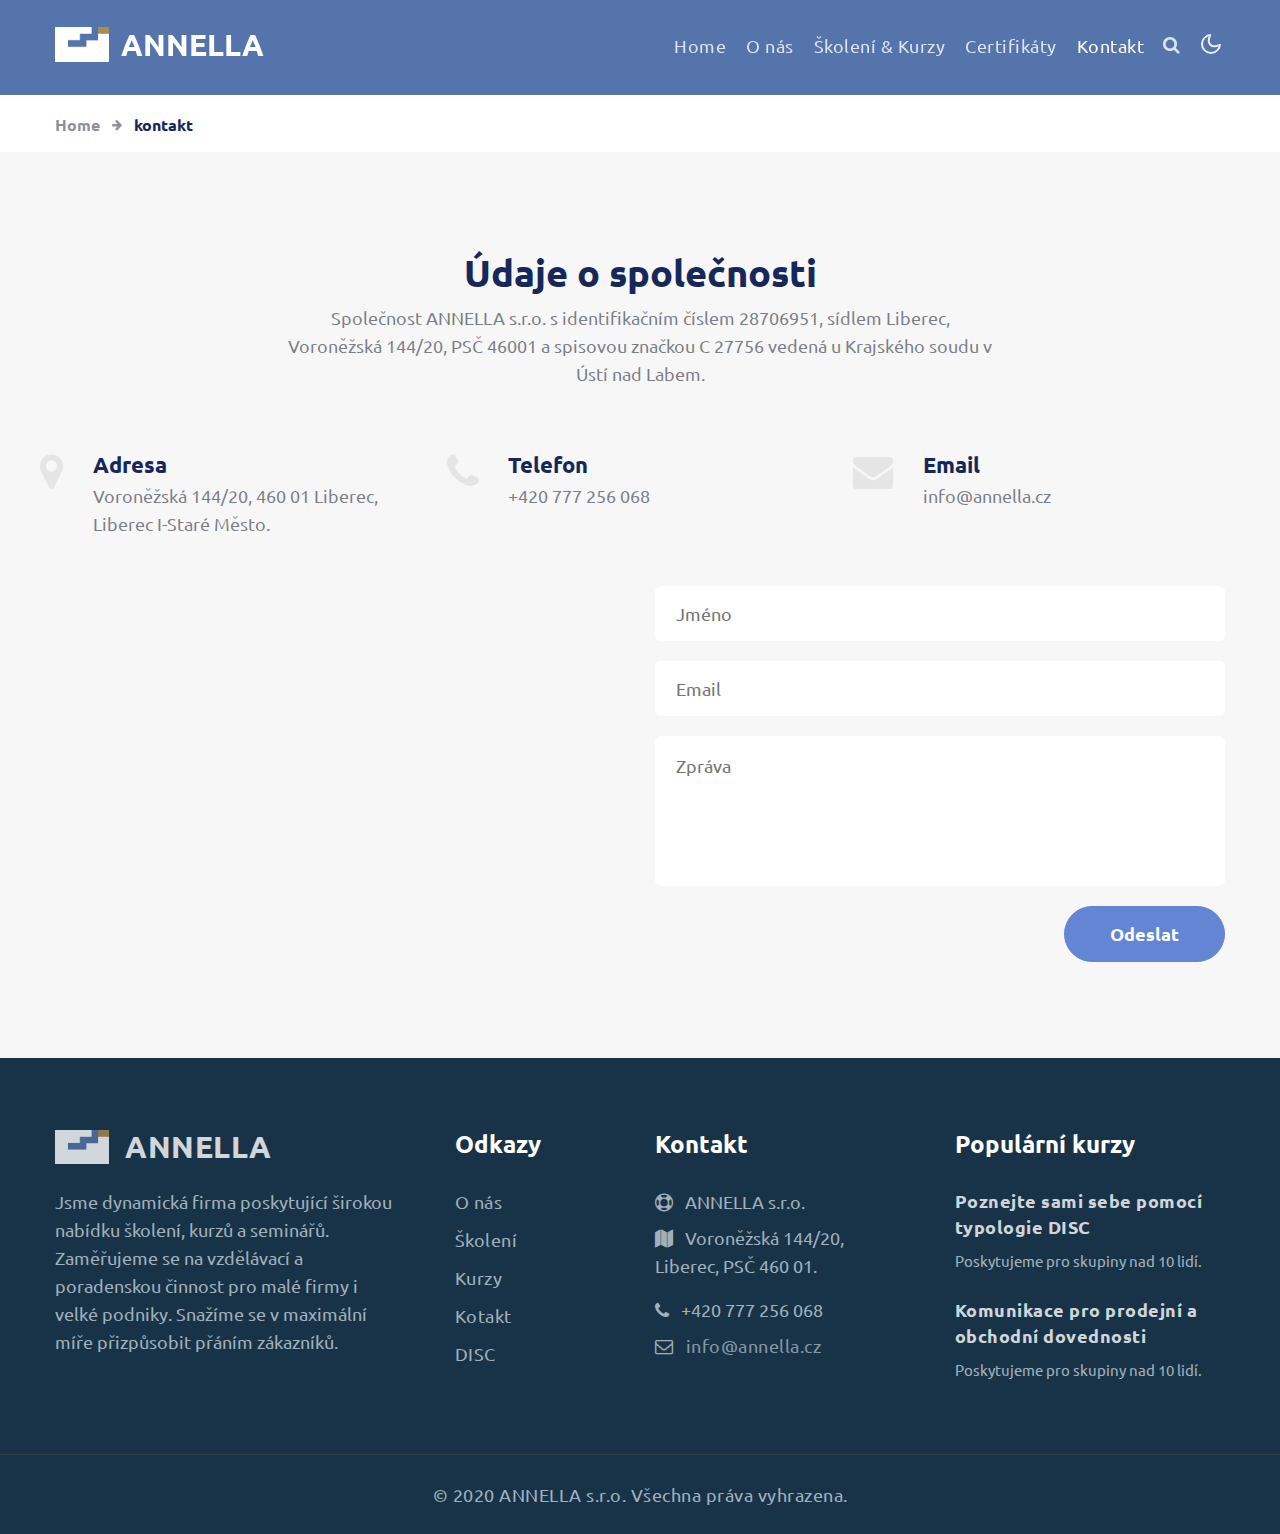
<file: docs/kontakt.html>
<!DOCTYPE html>
<html lang="cs">
  <head>
    <!-- Required meta tags -->
    <meta charset="utf-8">
    <meta name="viewport" content="width=device-width, initial-scale=1, shrink-to-fit=no">

    <title>ANNELLA - kontakt</title>
    <meta name="keywords" content="školení, kurzy, poradenství, průzkumy, řízení, komunikace" />
    <meta name="description" content="Kvalitní skupinová i individuální školení pro všechny typy zákazníků. Pomáháme vám najít cestu k úspěchu již 10 let. Poznejte s námi své silné stránky.">
    <link rel="icon" type="image/png" sizes="32x32" href="/favicon.png?">

    <link rel="preconnect" href="https://fonts.gstatic.com">
    <link href="https://fonts.googleapis.com/css2?family=Ubuntu:ital,wght@0,300;0,400;0,500;1,400;1,500&display=swap" rel="stylesheet">

    <!-- Template CSS -->
    <link rel="stylesheet" href="assets/css/style-starter.css">
  </head>
  <body>
<!--header-->
<header id="site-header" class="fixed-top">
  <div class="container">
      <nav class="navbar navbar-expand-lg stroke px-0">
          <h1> <a class="navbar-brand" href="/">ANNELLA</a></h1>
          <button class="navbar-toggler  collapsed bg-gradient" type="button" data-toggle="collapse"
              data-target="#navbarTogglerDemo02" aria-controls="navbarTogglerDemo02" aria-expanded="false"
              aria-label="Navigace">
              <span class="navbar-toggler-icon fa icon-expand fa-bars"></span>
              <span class="navbar-toggler-icon fa icon-close fa-times"></span>
          </button>
          <div class="collapse navbar-collapse" id="navbarTogglerDemo02">
  <ul class="navbar-nav ml-auto">
      <li class="nav-item">
          <a class="nav-link" href="/">Home</a>
      </li>
      <li class="nav-item">
          <a class="nav-link" href="o-nas.html">O nás</a>
      </li>
      <li class="nav-item">
          <a class="nav-link" href="skoleni-a-kurzy.html">Školení &amp; Kurzy</a>
      </li>
      <li class="nav-item">
          <a class="nav-link" href="certifikaty.html">Certifikáty</a>
      </li>
      <li class="nav-item active">
          <a class="nav-link" href="kontakt.html">Kontakt <span class="sr-only">(zde)</span></a>
      </li>
      <!--/search-right-->
      <div class="search mr-3">
          <input class="search_box" type="checkbox" id="search_box">
          <label class="fa fa-search" for="search_box"></label>
          <div class="search_form">
              <form action="index.html" method="GET">
                  <input type="text" placeholder="Hledat"><input type="submit" value="hledat">
              </form>
          </div>
      </div>
      <!--//search-right-->
  </ul>
</div>
          <!-- toggle switch for light and dark theme -->
          <div class="mobile-position">
              <nav class="navigation">
                  <div class="theme-switch-wrapper">
                      <label class="theme-switch" for="checkbox">
                          <input type="checkbox" id="checkbox">
                          <div class="mode-container">
                              <i class="gg-sun"></i>
                              <i class="gg-moon"></i>
                          </div>
                      </label>
                  </div>
              </nav>
          </div>
          <!-- //toggle switch for light and dark theme -->
      </nav>
  </div>
</header>

<div class="inner-banner">
</div>
<section class="w3l-breadcrumb">
    <div class="container">
        <ul class="breadcrumbs-custom-path">
            <li><a href="/">Home</a></li>
            <li class="active"><span class="fa fa-arrow-right mx-2" aria-hidden="true"></span> kontakt</li>
        </ul>
    </div>
</section>

<div class="w3l-contact-info py-5" id="contact">
    <div class="container py-lg-5 py-md-4">
        <div class="title text-center">
            <h3 class="title-big">Údaje o společnosti</h3>
            <p class="mt-2 mx-lg-5">Společnost ANNELLA s.r.o. s identifikačním číslem 28706951, sídlem Liberec, Voroněžská 144/20, PSČ 46001 a spisovou značkou C 27756 vedená u Krajského soudu v Ústí nad Labem.</p>
        </div>
        <div class="row">
            <div class="col-lg-6">
            </div>
            <div class="align-self mt-lg-0 mt-md-5 mt-4">
                <div class="contact-infos">
                    <div class="single-contact-infos">
                        <div class="icon-box"> <span class="fa fa-map-marker"></span></div>
                        <div class="text-box">
                            <h3 class="mb-1">Adresa</h3>
                            <p>Voroněžská 144/20, 460 01 Liberec, Liberec I-Staré Město.</p>
                        </div>
                    </div>
                    <div class="single-contact-infos">
                        <div class="icon-box"> <span class="fa fa-phone"></span></div>
                        <div class="text-box">
                            <h3 class="mb-1">Telefon</h3>
                            <p><a href="#"><i class="d-plus"></i><i class="d-four"></i><i class="d-two"></i><i class="d-zero"></i> <i class="d-seven"></i><i class="d-seven"></i><i class="d-seven"></i> <i class="d-two"></i><i class="d-five"></i><i class="d-six"></i> <i class="d-zero"></i><i class="d-six"></i><i class="d-eight"></i></a></p>
                        </div>
                    </div>
                    <div class="single-contact-infos">
                        <div class="icon-box"> <span class="fa fa-envelope"></span></div>
                        <div class="text-box">
                            <h3 class="mb-1">Email</h3>
                            <p> <a href="#">info<i class="ch-at"></i>annella<i class="ch-dot"></i>cz</a></p>
                        </div>
                    </div>
                </div>
            </div>
        </div>
        <div class="row mt-5">
            <div class="col-lg-6 map">
                <iframe
                    src="https://www.google.com/maps/embed?pb=!1m18!1m12!1m3!1d2523.209424378513!2d15.058613051321128!3d50.77169127194597!2m3!1f0!2f0!3f0!3m2!1i1024!2i768!4f13.1!3m3!1m2!1s0x470936a1a8883e5f%3A0x15a4bd963df68334!2zVm9yb27Em8W-c2vDoSAxNDQsIFN0YXLDqSBNxJtzdG8sIDQ2MCAwMSBMaWJlcmVjLCBDemVjaGlh!5e0!3m2!1sen!2suk!4v1607609452680!5m2!1sen!2suk"
                    frameborder="0" allowfullscreen=""></iframe>
            </div>
            <div class="col-lg-6 form-inner-cont mt-lg-0 mt-sm-5 mt-4">
                <form action="#" method="get" class="signin-form" onsubmit="alert('Dočasně mimo provoz, použíjte prosím email.')">
                    <div class="form-input">
                        <input type="text" name="w3lName" id="w3lName" placeholder="Jméno">
                    </div>
                    <div class="form-input">
                        <input type="email" name="w3lSender" id="w3lSender" placeholder="Email">
                    </div>
                    <div class="form-input">
                        <textarea name="w3lMessage" id="w3lMessage" placeholder="Zpráva"></textarea>
                    </div>
                    <div class="text-right">
                        <button type="submit" class="btn btn-style btn-primary">Odeslat</button>
                    </div>
                </form>
            </div>
        </div>
    </div>
</div>


<!-- footer -->
 <section class="w3l-footer-29-main">
  <div class="footer-29 py-5">
    <div class="container py-lg-4">
      <div class="row footer-top-29">
        <div class="col-lg-4 col-md-6 footer-list-29 footer-1 pr-lg-5">
          <div class="footer-logo mb-4">
            <a class="navbar-brand" href="/"><span>ANNELLA</span></a>
          </div>
          <p>Jsme dynamická firma poskytující širokou nabídku školení, kurzů a seminářů. Zaměřujeme se na vzdělávací a poradenskou činnost pro malé firmy i velké podniky. Snažíme se v maximální míře přizpůsobit přáním zákazníků. </p>
        </div>
        <div class="col-lg-2 col-md-6 col-sm-5 col-5 footer-list-29 footer-2 mt-md-0 mt-5">

          <ul>
            <h6 class="footer-title-29">Odkazy</h6>
            <li><a href="o-nas.html">O nás</a></li>
            <li><a href="skoleni-a-kurzy.html"> Školení</a></li>
            <li><a href="skoleni-a-kurzy.html"> Kurzy</a></li>
            <li><a href="kontakt.html">Kotakt</a></li>
            <li><a href="skoleni-a-kurzy.html">DISC</a></li>
          </ul>
        </div>
        <div class="col-lg-3 col-md-6 col-sm-7 col-7 footer-list-29 footer-3 mt-lg-0 mt-5">
          <h6 class="footer-title-29">Kontakt</h6>
          <p class="mb-2"><span class="fa fa-support"></span> &nbsp; ANNELLA s.r.o.</p>
          <p class="mb-3"><span class="fa fa-map"></span> &nbsp; Voroněžská 144/20,<br>Liberec, PSČ 460 01.</p>
          <p class="mb-2"> <span class="fa fa-phone"></span> &nbsp;&nbsp;<i class="d-plus"></i><i class="d-four"></i><i class="d-two"></i><i class="d-zero"></i> <i class="d-seven"></i><i class="d-seven"></i><i class="d-seven"></i> <i class="d-two"></i><i class="d-five"></i><i class="d-six"></i> <i class="d-zero"></i><i class="d-six"></i><i class="d-eight"></i></p>
          <p><span class="fa fa-envelope-o"></span> <a href="#">&nbsp;&nbsp;info<i class="ch-at"></i>annella<i class="ch-dot"></i>cz</a></p>
        </div>
        <div class="col-lg-3 col-md-6 footer-list-29 footer-4 mt-lg-0 mt-5">
          <h6 class="footer-title-29">Populární kurzy</h6>
          <div class="post1">
            <a href="skoleni-a-kurzy.html" class="post-title">Poznejte sami sebe pomocí typologie DISC</a>
            <p class="small">Poskytujeme pro skupiny nad 10 lidí.</p>
          </div>
          <div class="post1 mt-4">
            <a href="skoleni-a-kurzy.html" class="post-title">Komunikace pro prodejní a obchodní dovednosti</a>
            <p class="small">Poskytujeme pro skupiny nad 10 lidí.</p>
          </div>
        </div>
      </div>
    </div>
  </div>
  <!-- copyright -->
  <section class="w3l-copyright text-center">
    <div class="container">
      <p class="copy-footer-29">© 2020 ANNELLA s.r.o. Všechna práva vyhrazena.</p>
    </div>

    <!-- move top -->
    <button onclick="topFunction()" id="movetop" title="Go to top">
      &#10548;
    </button>
    <script>
      // When the user scrolls down 20px from the top of the document, show the button
      window.onscroll = function () {
        scrollFunction()
      };

      function scrollFunction() {
        if (document.body.scrollTop > 20 || document.documentElement.scrollTop > 20) {
          document.getElementById("movetop").style.display = "block";
        } else {
          document.getElementById("movetop").style.display = "none";
        }
      }

      // When the user clicks on the button, scroll to the top of the document
      function topFunction() {
        document.body.scrollTop = 0;
        document.documentElement.scrollTop = 0;
      }
    </script>
    <!-- /move top -->
  </section>
  <!-- //copyright -->
</section>
<!-- //footer -->
<!--  javascripts file here -->
<script src="assets/js/jquery-3.3.1.min.js"></script>

<script src="assets/js/theme-change.js"></script> <!-- //light and dark mode switch js -->

<script src="assets/js/circles.js"></script>

<!-- stats number counter-->
<script src="assets/js/jquery.waypoints.min.js"></script>
<script src="assets/js/jquery.countup.js"></script>
<script>
  $('.counter').countUp();
</script>
<!-- //stats number counter -->

<!-- owl carousel -->
<script src="assets/js/owl.carousel.js"></script>
<!-- script for banner slider-->
<script>
  $(document).ready(function () {
    $('.owl-one').owlCarousel({
      loop: true,
      margin: 0,
      nav: false,
      responsiveClass: true,
      autoplay: true,
      autoplayTimeout: 5000,
      autoplaySpeed: 1000,
      autoplayHoverPause: false,
      responsive: {
        0: {
          items: 1
        },
        480: {
          items: 1
        },
        667: {
          items: 1
        },
        1000: {
          items: 1
        }
      }
    })
  })
</script>
<!-- //script -->
<!-- owl carousel -->

<!-- script for tesimonials carousel slider -->
<script>
  $(document).ready(function () {
    $("#owl-demo2").owlCarousel({
      loop: true,
      margin: 20,
      nav: false,
      responsiveClass: true,
      responsive: {
        0: {
          items: 1,
          nav: false
        },
        1000: {
          items: 1,
          nav: false,
          loop: false
        }
      }
    })
  })
</script>
<!-- //script for tesimonials carousel slider -->

<!-- disable body scroll which navbar is in active -->
<script>
  $(function () {
    $('.navbar-toggler').click(function () {
      $('body').toggleClass('noscroll');
    })
  });
</script>
<!-- disable body scroll which navbar is in active -->

<!--/MENU-JS-->
<script>
  $(window).on("scroll", function () {
    var scroll = $(window).scrollTop();

    if (scroll >= 80) {
      $("#site-header").addClass("nav-fixed");
    } else {
      $("#site-header").removeClass("nav-fixed");
    }
  });

  //Main navigation Active Class Add Remove
  $(".navbar-toggler").on("click", function () {
    $("header").toggleClass("active");
  });
  $(document).on("ready", function () {
    if ($(window).width() > 991) {
      $("header").removeClass("active");
    }
    $(window).on("resize", function () {
      if ($(window).width() > 991) {
        $("header").removeClass("active");
      }
    });
  });
</script>
<!--//MENU-JS-->

<script src="assets/js/bootstrap.min.js"></script><!-- //bootstrap js -->
</body>

</html>
</file>
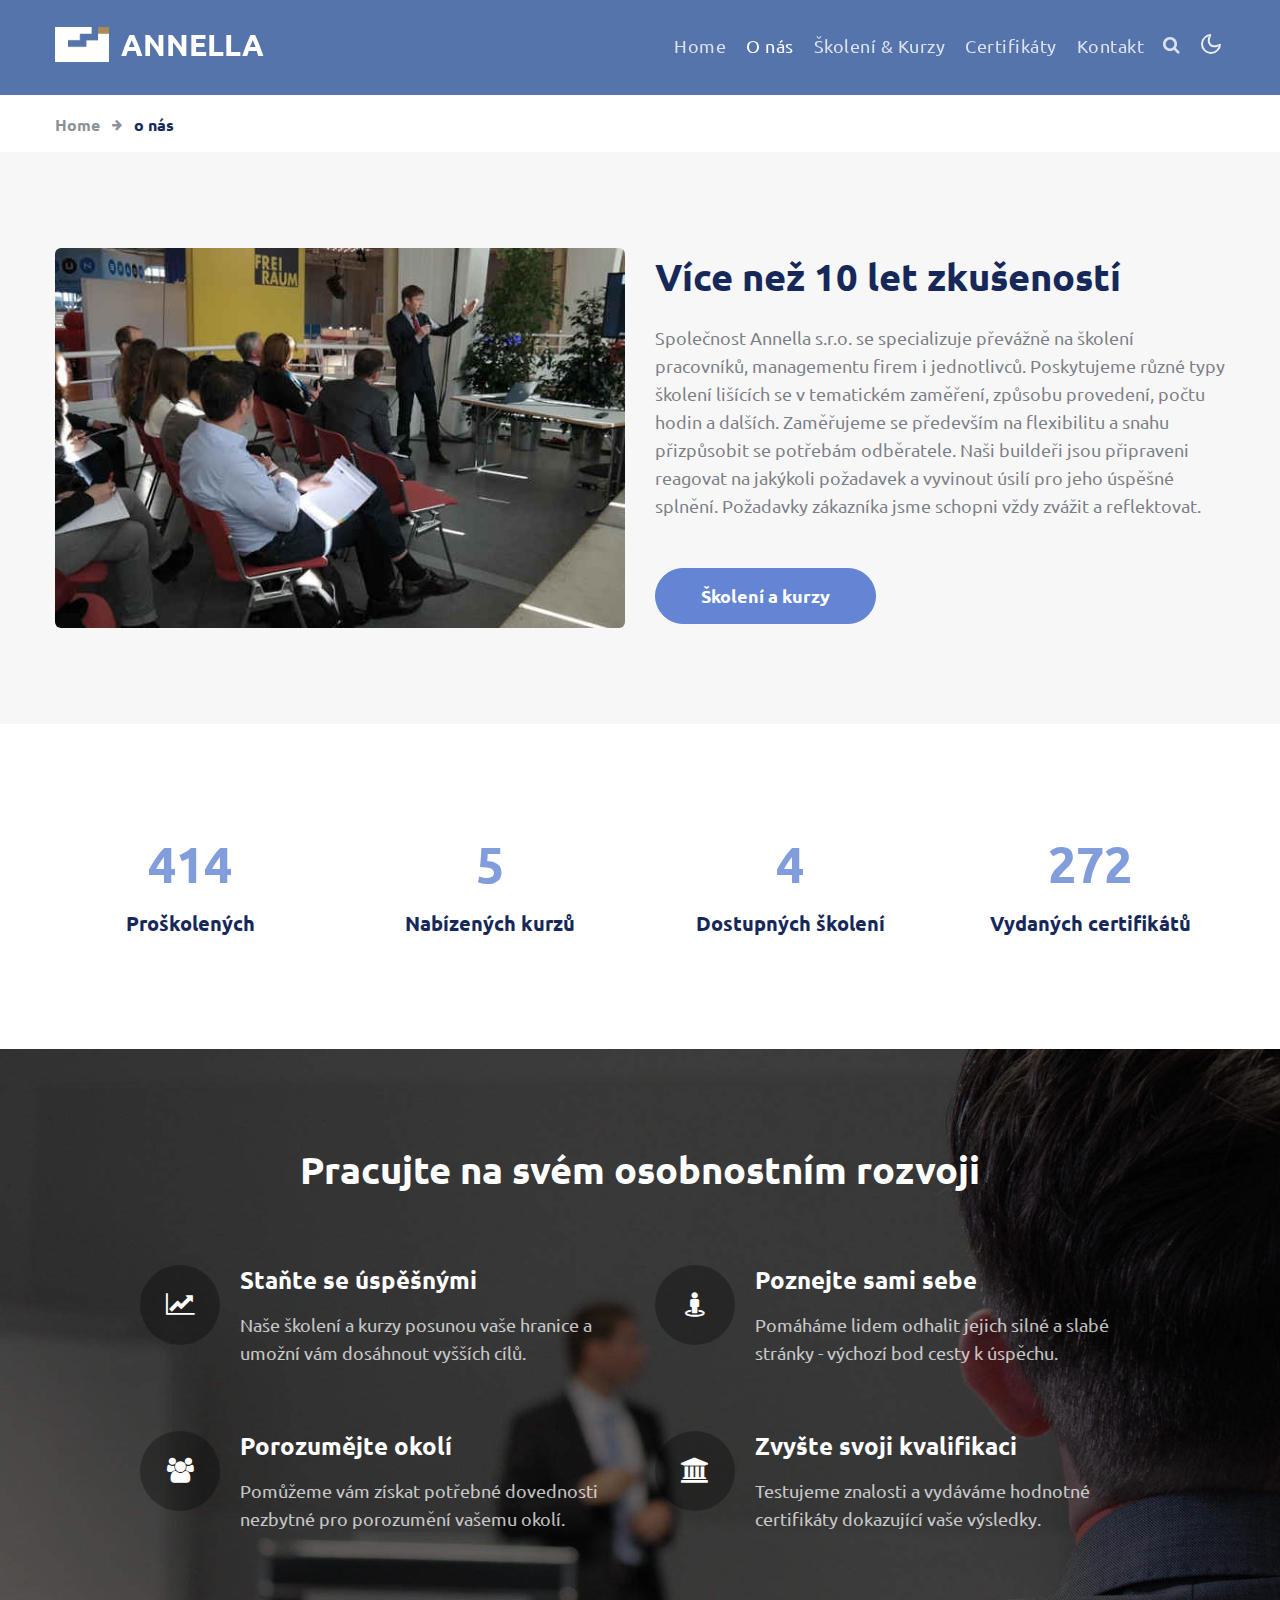
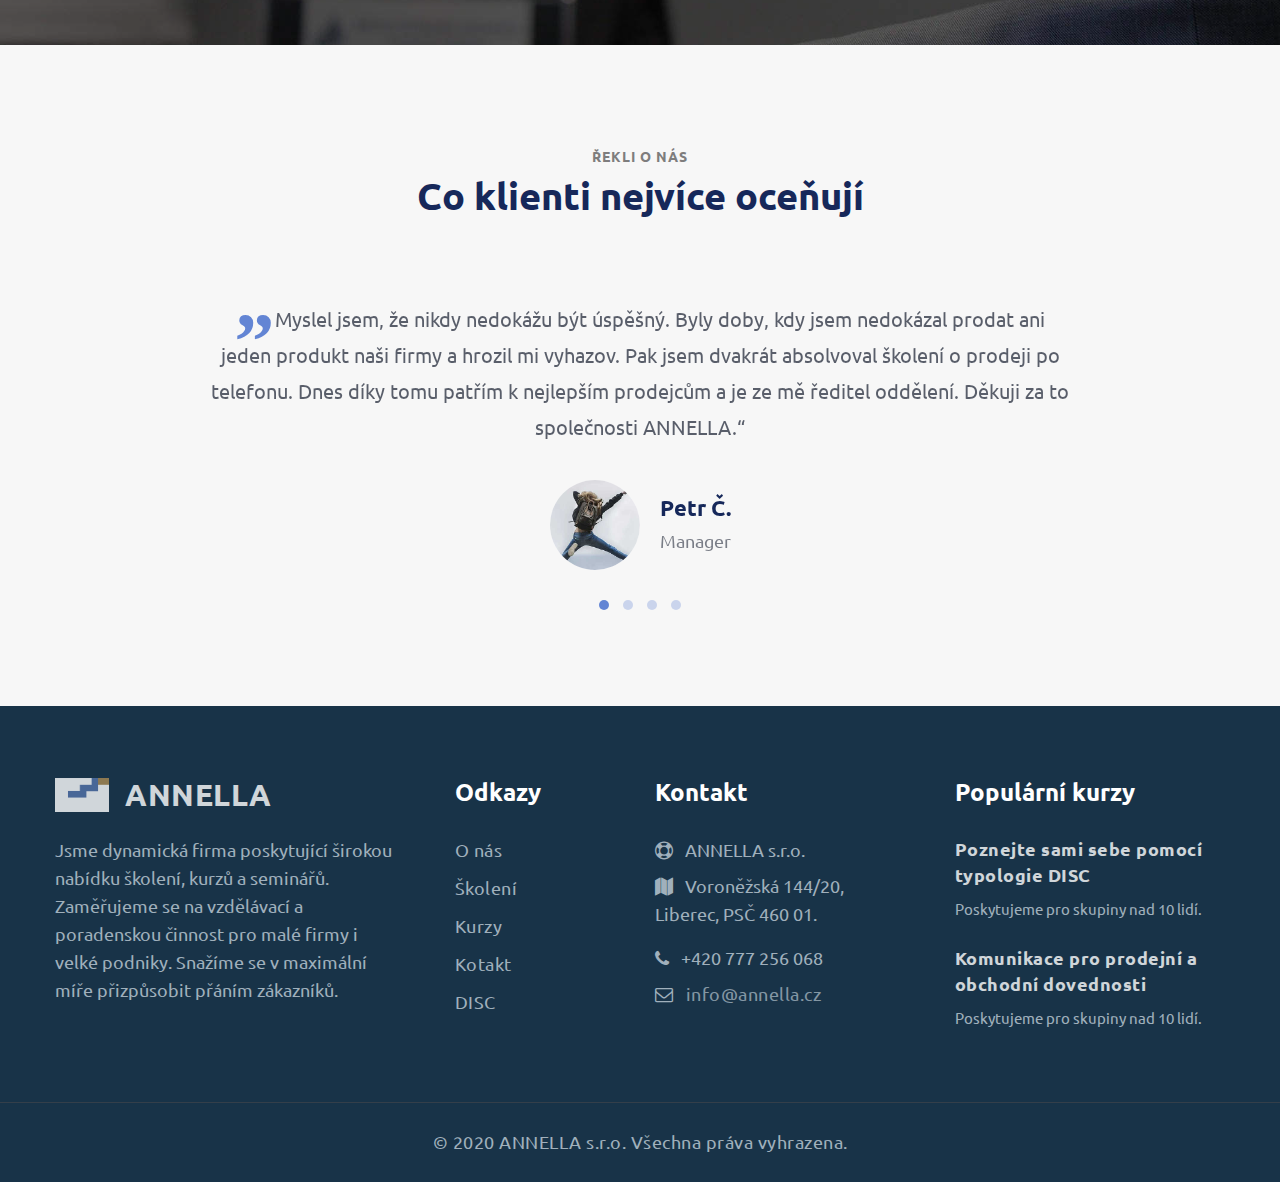
<file: docs/o-nas.html>
<!DOCTYPE html>
<html lang="cs">
  <head>
    <!-- Required meta tags -->
    <meta charset="utf-8">
    <meta name="viewport" content="width=device-width, initial-scale=1, shrink-to-fit=no">

    <title>ANNELLA - o nás</title>
    <meta name="keywords" content="školení, kurzy, poradenství, průzkumy, řízení, komunikace" />
    <meta name="description" content="Kvalitní skupinová i individuální školení pro všechny typy zákazníků. Pomáháme vám najít cestu k úspěchu již 10 let. Poznejte s námi své silné stránky.">
    <link rel="icon" type="image/png" sizes="32x32" href="/favicon.png?">

    <link rel="preconnect" href="https://fonts.gstatic.com">
    <link href="https://fonts.googleapis.com/css2?family=Ubuntu:ital,wght@0,300;0,400;0,500;1,400;1,500&display=swap" rel="stylesheet">

    <!-- Template CSS -->
    <link rel="stylesheet" href="assets/css/style-starter.css">
  </head>
  <body>
<!--header-->
<header id="site-header" class="fixed-top">
  <div class="container">
      <nav class="navbar navbar-expand-lg stroke px-0">
          <h1> <a class="navbar-brand" href="/">ANNELLA</a></h1>
          <button class="navbar-toggler  collapsed bg-gradient" type="button" data-toggle="collapse"
              data-target="#navbarTogglerDemo02" aria-controls="navbarTogglerDemo02" aria-expanded="false"
              aria-label="Navigace">
              <span class="navbar-toggler-icon fa icon-expand fa-bars"></span>
              <span class="navbar-toggler-icon fa icon-close fa-times"></span>
          </button>
          <div class="collapse navbar-collapse" id="navbarTogglerDemo02">
  <ul class="navbar-nav ml-auto">
      <li class="nav-item">
          <a class="nav-link" href="/">Home</a>
      </li>
      <li class="nav-item active">
          <a class="nav-link" href="o-nas.html">O nás <span class="sr-only">(zde)</span></a>
      </li>
      <li class="nav-item">
          <a class="nav-link" href="skoleni-a-kurzy.html">Školení &amp; Kurzy</a>
      </li>
      <li class="nav-item">
          <a class="nav-link" href="certifikaty.html">Certifikáty</a>
      </li>
      <li class="nav-item">
          <a class="nav-link" href="kontakt.html">Kontakt</a>
      </li>
      <!--/search-right-->
      <div class="search mr-3">
          <input class="search_box" type="checkbox" id="search_box">
          <label class="fa fa-search" for="search_box"></label>
          <div class="search_form">
              <form action="index.html" method="GET">
                  <input type="text" placeholder="Hledat"><input type="submit" value="hledat">
              </form>
          </div>
      </div>
      <!--//search-right-->
  </ul>
</div>
          <!-- toggle switch for light and dark theme -->
          <div class="mobile-position">
              <nav class="navigation">
                  <div class="theme-switch-wrapper">
                      <label class="theme-switch" for="checkbox">
                          <input type="checkbox" id="checkbox">
                          <div class="mode-container">
                              <i class="gg-sun"></i>
                              <i class="gg-moon"></i>
                          </div>
                      </label>
                  </div>
              </nav>
          </div>
          <!-- //toggle switch for light and dark theme -->
      </nav>
  </div>
</header>

<div class="inner-banner">
</div>
<section class="w3l-breadcrumb">
    <div class="container">
        <ul class="breadcrumbs-custom-path">
            <li><a href="/">Home</a></li>
            <li class="active"><span class="fa fa-arrow-right mx-2" aria-hidden="true"></span> o nás</li>
        </ul>
    </div>
</section>

<!-- home page about section -->
<section class="w3l-index3" id="about">
    <div class="midd-w3 py-5">
        <div class="container py-lg-5 py-md-3">
            <div class="row">
                <div class="col-lg-6">
                    <div class="position-relative">
                        <img src="assets/images/lecturer.jpg" alt="" class="radius-image img-fluid">
                    </div>
                </div>
                <div class="col-lg-6 mt-lg-0 mt-md-5 mt-4 align-self">
                    <h3 class="title-big mx-0">Více než 10 let zkušeností</h3>
                    <p class="mt-md-4 mt-3">Společnost Annella s.r.o. se specializuje převážně na školení pracovníků, managementu firem i jednotlivců. Poskytujeme různé typy školení lišících se v tematickém zaměření, způsobu provedení, počtu hodin a dalších. Zaměřujeme se především na flexibilitu a snahu přizpůsobit se potřebám odběratele. Naši buildeři jsou připraveni reagovat na jakýkoli požadavek a vyvinout úsilí pro jeho úspěšné splnění. Požadavky zákazníka jsme schopni vždy zvážit a reflektovat.</p>
                        <a class="btn btn-style btn-primary mt-md-5 mt-4" href="skoleni-a-kurzy.html"> Školení a kurzy</a>
                </div>
            </div>
        </div>
    </div>
</section>
<!-- //home page about section -->
<!-- stats -->
<section class="w3l-stats py-5" id="stats">
    <div class="gallery-inner container py-lg-5 py-md-4">
        <div class="row stats-con">
            <div class="col-md-3 col-6 stats_info counter_grid">
                <p class="counter">1237</p>
                <h3>Proškolených</h3>
            </div>
            <div class="col-md-3 col-6 stats_info counter_grid1">
                <p class="counter">16</p>
                <h3>Nabízených kurzů</h3>
            </div>
            <div class="col-md-3 col-6 stats_info counter_grid mt-md-0 mt-4">
                <p class="counter">12</p>
                <h3>Dostupných školení</h3>
            </div>
            <div class="col-md-3 col-6 stats_info counter_grid2 mt-md-0 mt-4">
                <p class="counter">812</p>
                <h3>Vydaných certifikátů</h3>
            </div>
        </div>
    </div>
</section>
<!-- //stats -->
<!-- services section -->
<section id="services" class="w3l-servicesblock3 py-5">
    <div class="container py-lg-5 py-md-4 py-2">
        <div class="welcome-left">
            <h3 class="title-big mb-md-5 mb-4 mx-auto text-center">Pracujte na svém osobnostním rozvoji</h3>
            <div class="grids-area-hny main-cont-wthree-fea row pt-4">
                <div class="col-lg-6 col-md-6 grids-feature">
                    <span class="fa fa-line-chart"></span>
                    <div class="area-box">
                        <h4><a href="#feature" class="title-head">Staňte se úspěšnými</a></h4>
                        <p class="my-3">Naše školení a kurzy posunou vaše hranice a umožní vám dosáhnout vyšších cílů.</p>
                    </div>
                </div>
                <div class="col-lg-6 col-md-6 grids-feature mt-md-0 mt-4">
                    <span class="fa fa-street-view"></span>
                    <div class="area-box">
                        <h4><a href="#feature" class="title-head">Poznejte sami sebe</a></h4>
                        <p class="my-3">Pomáháme lidem odhalit jejich silné a slabé stránky - výchozí bod cesty k úspěchu.</p>
                    </div>
                </div>
                <div class="col-lg-6 col-md-6 grids-feature mt-lg-5 mt-4">
                    <span class="fa fa-users"></span>
                    <div class="area-box">
                        <h4><a href="#feature" class="title-head">Porozumějte okolí</a></h4>
                        <p class="my-3">Pomůžeme vám získat potřebné dovednosti nezbytné pro porozumění vašemu okolí.</p>
                    </div>
                </div>
                <div class="col-lg-6 col-md-6 grids-feature mt-lg-5 mt-4">
                    <span class="fa fa-university"></span>
                    <div class="area-box">
                        <h4><a href="#feature" class="title-head">Zvyšte svoji kvalifikaci</a></h4>
                        <p class="my-3">Testujeme znalosti a vydáváme hodnotné certifikáty dokazující vaše výsledky.</p>
                    </div>
                </div>
            </div>
        </div>
    </div>
</section>
<!-- //services section -->

<!-- testimonials -->
<section class="w3l-clients-1" id="testimonials">
    <!-- /grids -->
    <div class="cusrtomer-layout py-5">
        <div class="container py-lg-5 py-md-4 py-2">
            <div class="heading align-self text-center">
                <h6 class="title-small">Řekli o nás</h6>
                <h3 class="title-big mb-4">Co klienti nejvíce oceňují</h3>
            </div>
            <!-- /grids -->
            <div class="testimonial-row py-md-4">
                <div id="owl-demo2" class="owl-two owl-carousel owl-theme mb-md-3 mb-sm-5 mb-4">
                    <div class="item">
                        <div class="testimonial-content">
                            <div class="testimonial">
                                <blockquote>
                                    <q>Myslel jsem, že nikdy nedokážu být úspěšný. Byly doby, kdy jsem nedokázal prodat ani jeden produkt naši firmy a hrozil mi vyhazov. Pak jsem dvakrát absolvoval školení o prodeji po telefonu. Dnes díky tomu patřím k nejlepším prodejcům a je ze mě ředitel oddělení. Děkuji za to společnosti ANNELLA.</q>
                                </blockquote>
                                <div class="testi-des">
                                    <a href="#url" class="testi-img">
                                        <img src="assets/images/referent.jpg" alt="" class="radius-image img-fluid">
                                    </a>
                                    <div class="peopl align-self">
                                        <h3>Petr Č.</h3>
                                        <p class="identity">Manager </p>
                                    </div>
                                </div>
                            </div>
                        </div>
                    </div>
                    <div class="item">
                        <div class="testimonial-content">
                            <div class="testimonial">
                                <blockquote>
                                    <q>Léta jsem se topila v depresích a sama jsem si nevěřila, že bych mohla něco dokázat. Po několika měsících na sobě vidím výborné výsledky. Po několika školení jsem se již necítila odsunutá a nebála jsem se zeptat, snad i díky tomu dnes dělám práci, jakou jsem vždy chtěla. Děkuji za to společnosti ANNELLA.</q>
                                </blockquote>
                                <div class="testi-des">
                                    <a href="#url" class="testi-img">
                                        <img src="assets/images/referent.jpg" alt="" class="radius-image img-fluid">
                                    </a>
                                    <div class="peopl align-self">
                                        <h3>Lenka J.</h3>
                                        <p class="identity">Designérka </p>
                                    </div>
                                </div>
                            </div>
                        </div>
                    </div>
                    <div class="item">
                        <div class="testimonial-content">
                            <div class="testimonial">
                                <blockquote>
                                    <q>Jako na nového manažera si na mě kolektiv nemohl zvyknout, podřízení mě obcházeli k vyšším nadřízeným a nebrali mě vůbec vážně. Rozhodl jsem se, že to tak nenechám a zajdu si pro radu k profesionálům. Udělal jsem tak a dnes už je zcela po problémech. Děkuji za to společnosti ANNELLA.</q>
                                </blockquote>
                                <div class="testi-des">
                                    <a href="#url" class="testi-img">
                                        <img src="assets/images/referent.jpg" alt="" class="radius-image img-fluid">
                                    </a>
                                    <div class="peopl align-self">
                                        <h3>Karel P.</h3>
                                        <p class="identity">Vedoucí oddělení</p>
                                    </div>
                                </div>
                            </div>
                        </div>
                    </div>
                    <div class="item">
                        <div class="testimonial-content">
                            <div class="testimonial">
                                <blockquote>
                                    <q>Nikdy jsem nepatřil mezi lidi, co by se snadno zařadili. Vždy jsem však měl ambice a chtěl jsem se pohnout ze své stávající pozice výše. Bohuže, některé zvyky je těžké odbourat. Kurz osobnostního rozvoje mi pomohl překonat všechny moje neduhy. Děkuji společnosti ANNELLA.</q>
                                </blockquote>
                                <div class="testi-des">
                                    <a href="#url" class="testi-img">
                                        <img src="assets/images/referent.jpg" alt="" class="radius-image img-fluid">
                                    </a>
                                    <div class="peopl align-self">
                                        <h3>Josef B.</h3>
                                        <p class="identity">Vývojář</p>
                                    </div>
                                </div>
                            </div>
                        </div>
                    </div>
                </div>
            </div>
        </div>
        <!-- /grids -->
    </div>
    <!-- //grids -->
</section>
<!-- //testimonials -->


<!-- footer -->
 <section class="w3l-footer-29-main">
  <div class="footer-29 py-5">
    <div class="container py-lg-4">
      <div class="row footer-top-29">
        <div class="col-lg-4 col-md-6 footer-list-29 footer-1 pr-lg-5">
          <div class="footer-logo mb-4">
            <a class="navbar-brand" href="/"><span>ANNELLA</span></a>
          </div>
          <p>Jsme dynamická firma poskytující širokou nabídku školení, kurzů a seminářů. Zaměřujeme se na vzdělávací a poradenskou činnost pro malé firmy i velké podniky. Snažíme se v maximální míře přizpůsobit přáním zákazníků. </p>
        </div>
        <div class="col-lg-2 col-md-6 col-sm-5 col-5 footer-list-29 footer-2 mt-md-0 mt-5">

          <ul>
            <h6 class="footer-title-29">Odkazy</h6>
            <li><a href="o-nas.html">O nás</a></li>
            <li><a href="skoleni-a-kurzy.html"> Školení</a></li>
            <li><a href="skoleni-a-kurzy.html"> Kurzy</a></li>
            <li><a href="kontakt.html">Kotakt</a></li>
            <li><a href="skoleni-a-kurzy.html">DISC</a></li>
          </ul>
        </div>
        <div class="col-lg-3 col-md-6 col-sm-7 col-7 footer-list-29 footer-3 mt-lg-0 mt-5">
          <h6 class="footer-title-29">Kontakt</h6>
          <p class="mb-2"><span class="fa fa-support"></span> &nbsp; ANNELLA s.r.o.</p>
          <p class="mb-3"><span class="fa fa-map"></span> &nbsp; Voroněžská 144/20,<br>Liberec, PSČ 460 01.</p>
          <p class="mb-2"> <span class="fa fa-phone"></span> &nbsp;&nbsp;<i class="d-plus"></i><i class="d-four"></i><i class="d-two"></i><i class="d-zero"></i> <i class="d-seven"></i><i class="d-seven"></i><i class="d-seven"></i> <i class="d-two"></i><i class="d-five"></i><i class="d-six"></i> <i class="d-zero"></i><i class="d-six"></i><i class="d-eight"></i></p>
          <p><span class="fa fa-envelope-o"></span> <a href="#">&nbsp;&nbsp;info<i class="ch-at"></i>annella<i class="ch-dot"></i>cz</a></p>
        </div>
        <div class="col-lg-3 col-md-6 footer-list-29 footer-4 mt-lg-0 mt-5">
          <h6 class="footer-title-29">Populární kurzy</h6>
          <div class="post1">
            <a href="skoleni-a-kurzy.html" class="post-title">Poznejte sami sebe pomocí typologie DISC</a>
            <p class="small">Poskytujeme pro skupiny nad 10 lidí.</p>
          </div>
          <div class="post1 mt-4">
            <a href="skoleni-a-kurzy.html" class="post-title">Komunikace pro prodejní a obchodní dovednosti</a>
            <p class="small">Poskytujeme pro skupiny nad 10 lidí.</p>
          </div>
        </div>
      </div>
    </div>
  </div>
  <!-- copyright -->
  <section class="w3l-copyright text-center">
    <div class="container">
      <p class="copy-footer-29">© 2020 ANNELLA s.r.o. Všechna práva vyhrazena.</p>
    </div>

    <!-- move top -->
    <button onclick="topFunction()" id="movetop" title="Go to top">
      &#10548;
    </button>
    <script>
      // When the user scrolls down 20px from the top of the document, show the button
      window.onscroll = function () {
        scrollFunction()
      };

      function scrollFunction() {
        if (document.body.scrollTop > 20 || document.documentElement.scrollTop > 20) {
          document.getElementById("movetop").style.display = "block";
        } else {
          document.getElementById("movetop").style.display = "none";
        }
      }

      // When the user clicks on the button, scroll to the top of the document
      function topFunction() {
        document.body.scrollTop = 0;
        document.documentElement.scrollTop = 0;
      }
    </script>
    <!-- /move top -->
  </section>
  <!-- //copyright -->
</section>
<!-- //footer -->
<!--  javascripts file here -->
<script src="assets/js/jquery-3.3.1.min.js"></script>

<script src="assets/js/theme-change.js"></script> <!-- //light and dark mode switch js -->

<script src="assets/js/circles.js"></script>

<!-- stats number counter-->
<script src="assets/js/jquery.waypoints.min.js"></script>
<script src="assets/js/jquery.countup.js"></script>
<script>
  $('.counter').countUp();
</script>
<!-- //stats number counter -->

<!-- owl carousel -->
<script src="assets/js/owl.carousel.js"></script>
<!-- script for banner slider-->
<script>
  $(document).ready(function () {
    $('.owl-one').owlCarousel({
      loop: true,
      margin: 0,
      nav: false,
      responsiveClass: true,
      autoplay: true,
      autoplayTimeout: 5000,
      autoplaySpeed: 1000,
      autoplayHoverPause: false,
      responsive: {
        0: {
          items: 1
        },
        480: {
          items: 1
        },
        667: {
          items: 1
        },
        1000: {
          items: 1
        }
      }
    })
  })
</script>
<!-- //script -->
<!-- owl carousel -->

<!-- script for tesimonials carousel slider -->
<script>
  $(document).ready(function () {
    $("#owl-demo2").owlCarousel({
      loop: true,
      margin: 20,
      nav: false,
      responsiveClass: true,
      responsive: {
        0: {
          items: 1,
          nav: false
        },
        1000: {
          items: 1,
          nav: false,
          loop: false
        }
      }
    })
  })
</script>
<!-- //script for tesimonials carousel slider -->

<!-- disable body scroll which navbar is in active -->
<script>
  $(function () {
    $('.navbar-toggler').click(function () {
      $('body').toggleClass('noscroll');
    })
  });
</script>
<!-- disable body scroll which navbar is in active -->

<!--/MENU-JS-->
<script>
  $(window).on("scroll", function () {
    var scroll = $(window).scrollTop();

    if (scroll >= 80) {
      $("#site-header").addClass("nav-fixed");
    } else {
      $("#site-header").removeClass("nav-fixed");
    }
  });

  //Main navigation Active Class Add Remove
  $(".navbar-toggler").on("click", function () {
    $("header").toggleClass("active");
  });
  $(document).on("ready", function () {
    if ($(window).width() > 991) {
      $("header").removeClass("active");
    }
    $(window).on("resize", function () {
      if ($(window).width() > 991) {
        $("header").removeClass("active");
      }
    });
  });
</script>
<!--//MENU-JS-->

<script src="assets/js/bootstrap.min.js"></script><!-- //bootstrap js -->
</body>

</html>
</file>
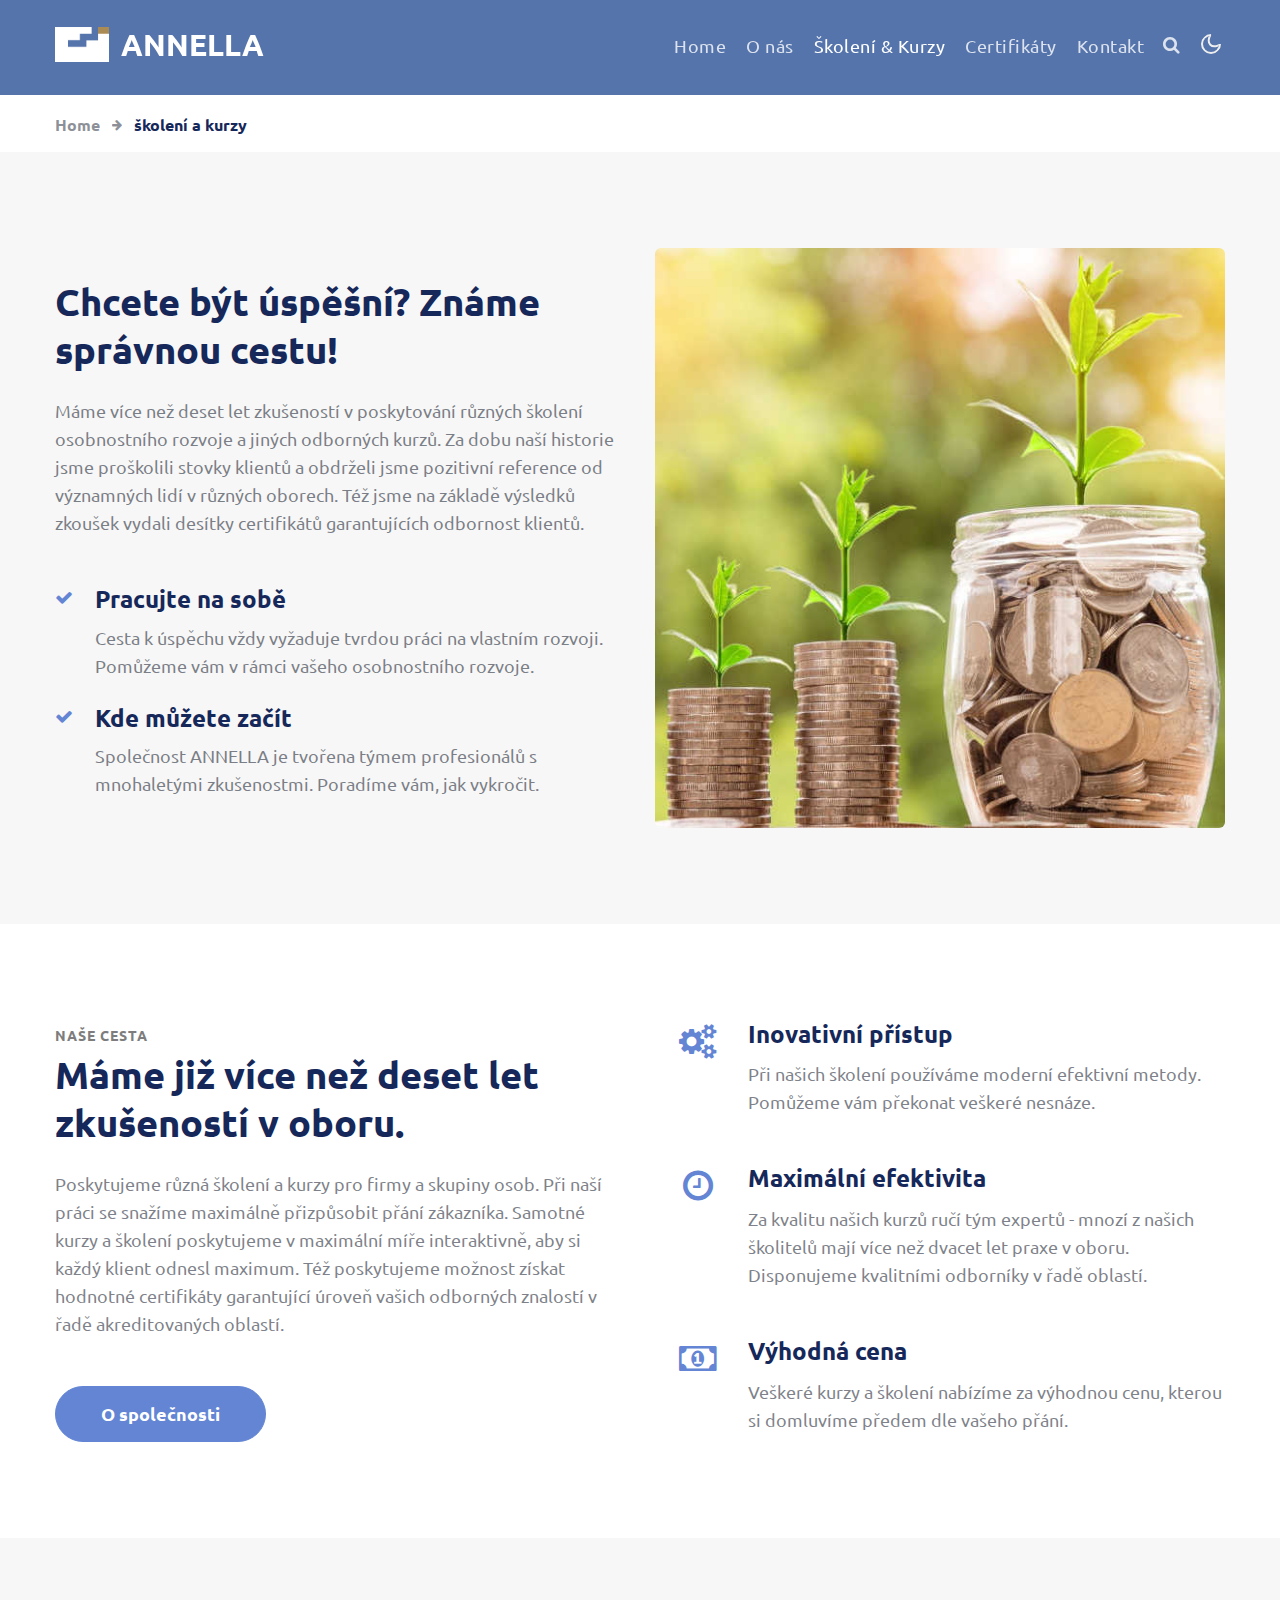
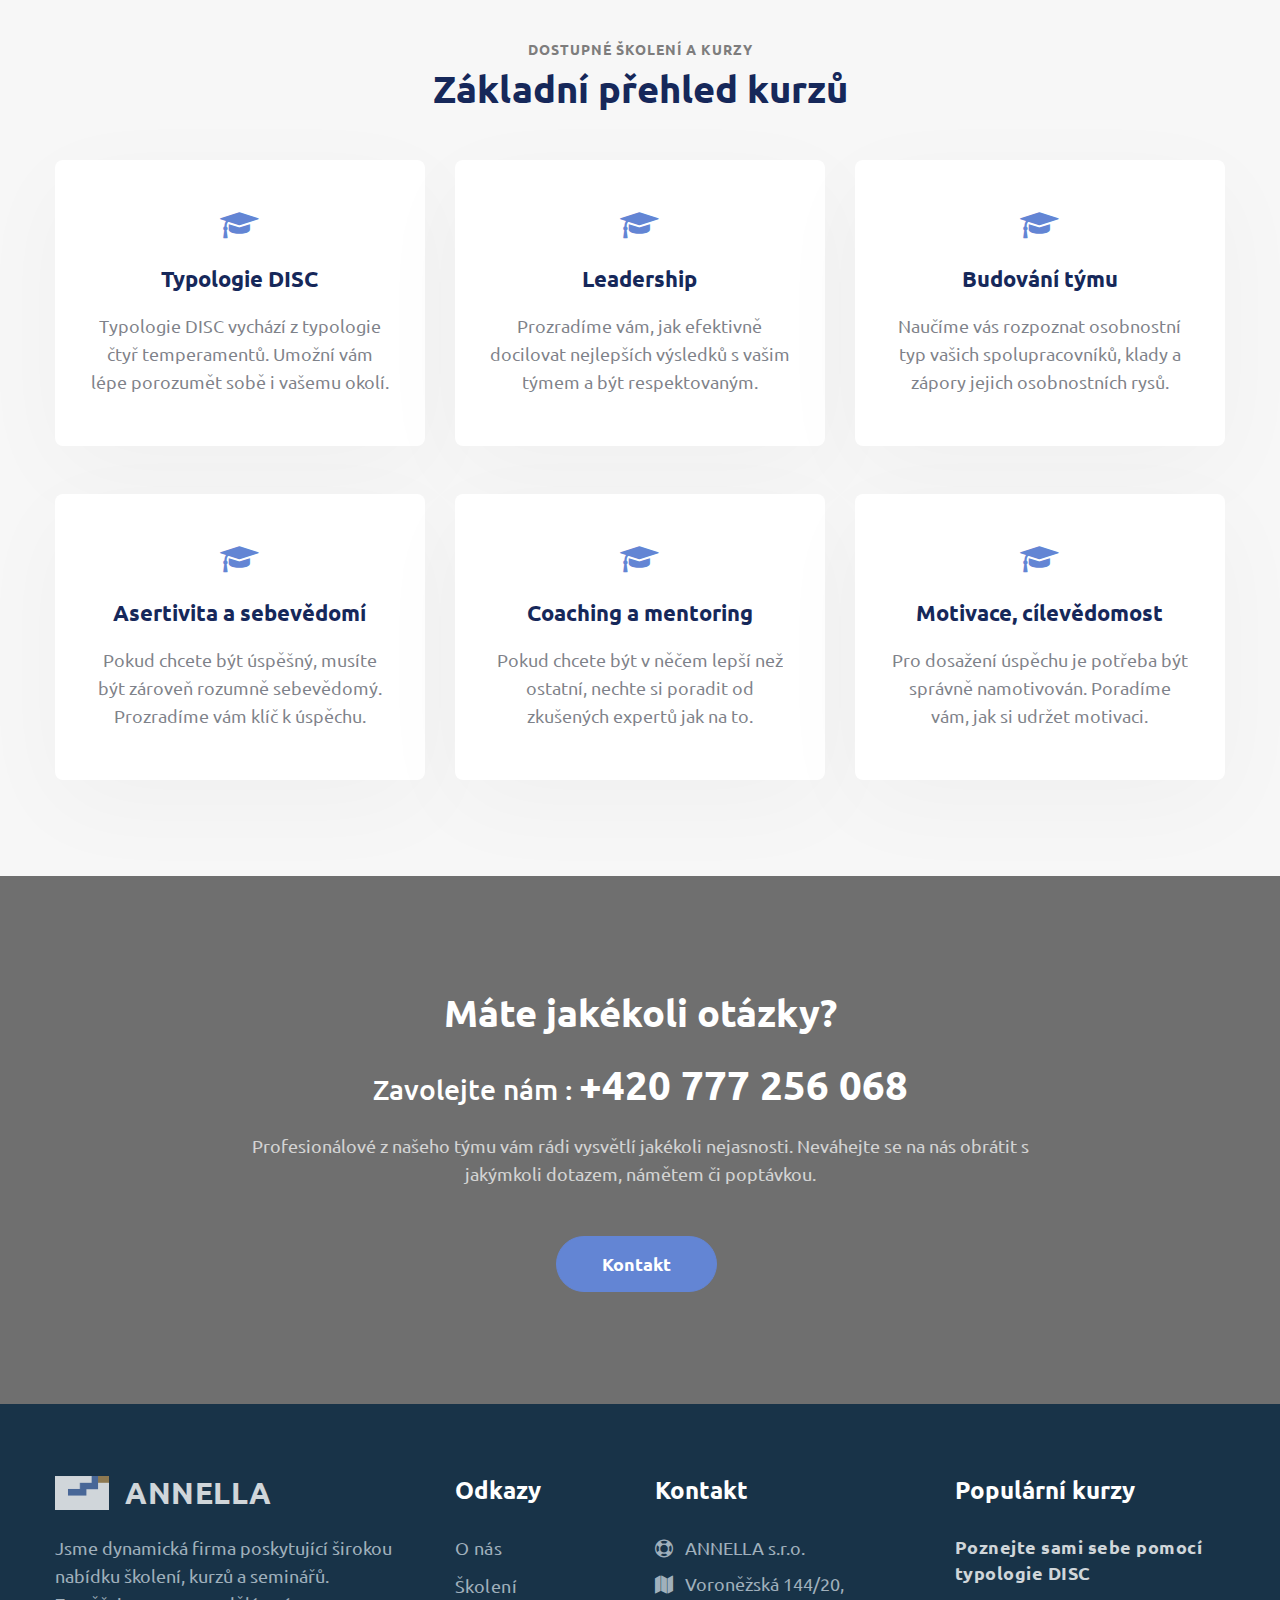
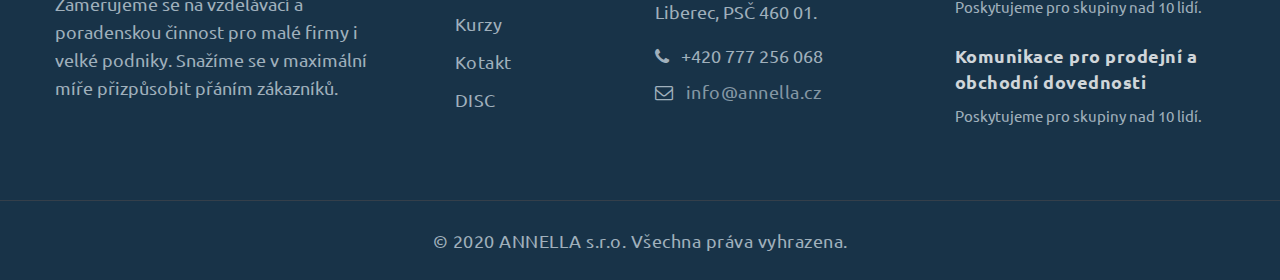
<file: docs/skoleni-a-kurzy.html>
<!DOCTYPE html>
<html lang="cs">
  <head>
    <!-- Required meta tags -->
    <meta charset="utf-8">
    <meta name="viewport" content="width=device-width, initial-scale=1, shrink-to-fit=no">

    <title>ANNELLA - školení a kurzy</title>
    <meta name="keywords" content="školení, kurzy, poradenství, průzkumy, řízení, komunikace" />
    <meta name="description" content="Kvalitní skupinová i individuální školení pro všechny typy zákazníků. Pomáháme vám najít cestu k úspěchu již 10 let. Poznejte s námi své silné stránky.">
    <link rel="icon" type="image/png" sizes="32x32" href="/favicon.png?">

    <link rel="preconnect" href="https://fonts.gstatic.com">
    <link href="https://fonts.googleapis.com/css2?family=Ubuntu:ital,wght@0,300;0,400;0,500;1,400;1,500&display=swap" rel="stylesheet">

    <!-- Template CSS -->
    <link rel="stylesheet" href="assets/css/style-starter.css">
  </head>
  <body>
<!--header-->
<header id="site-header" class="fixed-top">
  <div class="container">
      <nav class="navbar navbar-expand-lg stroke px-0">
          <h1> <a class="navbar-brand" href="/">ANNELLA</a></h1>
          <button class="navbar-toggler  collapsed bg-gradient" type="button" data-toggle="collapse"
              data-target="#navbarTogglerDemo02" aria-controls="navbarTogglerDemo02" aria-expanded="false"
              aria-label="Navigace">
              <span class="navbar-toggler-icon fa icon-expand fa-bars"></span>
              <span class="navbar-toggler-icon fa icon-close fa-times"></span>
          </button>
          <div class="collapse navbar-collapse" id="navbarTogglerDemo02">
  <ul class="navbar-nav ml-auto">
      <li class="nav-item">
          <a class="nav-link" href="/">Home</a>
      </li>
      <li class="nav-item">
          <a class="nav-link" href="o-nas.html">O nás</a>
      </li>
      <li class="nav-item active">
          <a class="nav-link" href="skoleni-a-kurzy.html">Školení &amp; Kurzy <span class="sr-only">(zde)</span></a>
      </li>
      <li class="nav-item">
          <a class="nav-link" href="certifikaty.html">Certifikáty</a>
      </li>
      <li class="nav-item">
          <a class="nav-link" href="kontakt.html">Kontakt</a>
      </li>
      <!--/search-right-->
      <div class="search mr-3">
          <input class="search_box" type="checkbox" id="search_box">
          <label class="fa fa-search" for="search_box"></label>
          <div class="search_form">
              <form action="index.html" method="GET">
                  <input type="text" placeholder="Hledat"><input type="submit" value="hledat">
              </form>
          </div>
      </div>
      <!--//search-right-->
  </ul>
</div>
          <!-- toggle switch for light and dark theme -->
          <div class="mobile-position">
              <nav class="navigation">
                  <div class="theme-switch-wrapper">
                      <label class="theme-switch" for="checkbox">
                          <input type="checkbox" id="checkbox">
                          <div class="mode-container">
                              <i class="gg-sun"></i>
                              <i class="gg-moon"></i>
                          </div>
                      </label>
                  </div>
              </nav>
          </div>
          <!-- //toggle switch for light and dark theme -->
      </nav>
  </div>
</header>

<div class="inner-banner">
</div>
<section class="w3l-breadcrumb">
    <div class="container">
        <ul class="breadcrumbs-custom-path">
            <li><a href="/">Home</a></li>
            <li class="active"><span class="fa fa-arrow-right mx-2" aria-hidden="true"></span> školení a kurzy</li>
        </ul>
    </div>
</section>

<!-- services page block grids -->
<section class="w3l-services py-5">
    <div class="container py-lg-5 py-md-4 py-2">
        <div class="row bottom-ab-grids">
            <div class="col-lg-6 bottom-ab-left align-self">
                <h3 class="title-big mb-4">Chcete být úspěšní? Známe správnou cestu!</h3>
                <p class="">
                    Máme více než deset let zkušeností v poskytování různých školení osobnostního rozvoje a jiných odborných kurzů. Za dobu naší historie jsme proškolili stovky klientů a obdrželi jsme pozitivní reference od významných lidí v různých oborech.
                    Též jsme na základě výsledků zkoušek vydali desítky certifikátů garantujících odbornost klientů.
                <p>
                <div class="cont-4 mt-lg-5 mt-4">
                    <div class="list mb-4">
                        <span class="fa fa-check"></span>
                        <div class="list-info">
                            <h4>Pracujte na sobě</h4>
                            <p>Cesta k úspěchu vždy vyžaduje tvrdou práci na vlastním rozvoji. Pomůžeme vám v rámci vašeho osobnostního rozvoje.</p>
                        </div>
                    </div>
                    <div class="list">
                        <span class="fa fa-check"></span>
                        <div class="list-info">
                            <h4>Kde můžete začít</h4>
                            <p>Společnost ANNELLA je tvořena týmem profesionálů s mnohaletými zkušenostmi. Poradíme vám, jak vykročit.</p>
                        </div>
                    </div>
                </div>
            </div>
            <div class="col-lg-6 bottom-right-grids mt-lg-0 mt-5">
                <img src="assets/images/grow.jpg" alt="" class="radius-image img-fluid">
            </div>
        </div>
    </div>
</section>
<!-- //services page block grids -->
<section class="w3l-content-4 py-5" id="features">
    <div class="content-4-main py-lg-5 py-md-4 py-2">
        <div class="container">
            <div class="content-info-in row">
                <div class="content-left col-lg-6">
                    <h3 class="title-small"> Naše cesta</h3>
                    <h3 class="title-big">Máme již více než deset let zkušeností v oboru.
                    </h3>
                    <p class="mt-4">
                        Poskytujeme různá školení a kurzy pro firmy a skupiny osob. Při naší práci se snažíme maximálně
                        přizpůsobit přání zákazníka. Samotné kurzy a školení poskytujeme v maximální míře interaktivně,
                        aby si každý klient odnesl maximum. Též poskytujeme možnost získat hodnotné certifikáty garantující
                        úroveň vašich odborných znalostí v řadě akreditovaných oblastí.
                    </p>
                        <a class="btn btn-style btn-primary mt-md-5 mt-4" href="o-nas.html">O společnosti</a>
                </div>
                <div class="content-right col-lg-6 pl-lg-4 mt-lg-0 mt-md-5 mt-5">
                    <div class="row content4-right-grids mb-lg-5 mb-4">
                        <div class="col-2 content4-right-icon">
                            <div class="content4-icon">
                                <span class="fa fa-cogs"></span>
                            </div>
                        </div>
                        <div class="col-10 content4-right-info">
                            <h6><a href="#url">Inovativní přístup</a></h6>
                            <p>
                                Při našich školení používáme moderní efektivní metody. Pomůžeme
                                vám překonat veškeré nesnáze.
                            </p>
                        </div>
                    </div>
                    <div class="row content4-right-grids mb-lg-5 mb-4">
                        <div class="col-2 content4-right-icon">
                            <div class="content4-icon">
                                <span class="fa fa-clock-o"></span>
                            </div>
                        </div>
                        <div class="col-10 content4-right-info">
                            <h6><a href="#url">Maximální efektivita</a></h6>
                            <p>
                                Za kvalitu našich kurzů ručí tým expertů - mnozí z našich školitelů mají více
                                než dvacet let praxe v oboru. Disponujeme kvalitními odborníky v řadě oblastí.
                            </p>
                        </div>
                    </div>
                    <div class="row content4-right-grids">
                        <div class="col-2 content4-right-icon">
                            <div class="content4-icon">
                                <span class="fa fa-money"></span>
                            </div>
                        </div>
                        <div class="col-10 content4-right-info">
                            <h6><a href="#url">Výhodná cena</a></h6>
                            <p>
                                Veškeré kurzy a školení nabízíme za výhodnou cenu, kterou si domluvíme předem dle vašeho přání.
                            </p>
                        </div>
                    </div>
                </div>
            </div>
        </div>
    </div>
</section>
<!-- /bottom-grids-->
<section class="w3l-bottom-grids-6 w3l-services py-5" id="services">
    <div class="container py-lg-5 py-md-4">
        <h6 class="title-small text-center">Dostupné školení a kurzy</h6>
        <h3 class="title-big mb-md-5 mb-4 text-center">Základní přehled kurzů</h3>
        <div class="grids-area-hny main-cont-wthree-fea row">
            <div class="col-lg-4 col-md-6 grids-feature">
                <div class="area-box">
                    <span class="fa fa-graduation-cap mt-0"></span>
                    <h4><a href="#feature" class="title-head">Typologie DISC</a></h4>
                    <p class="">
                        Typologie DISC vychází z typologie čtyř temperamentů. Umožní vám lépe porozumět sobě i vašemu okolí.
                    </p>
                </div>
            </div>
            <div class="col-lg-4 col-md-6 grids-feature mt-md-0 mt-4">
                <div class="area-box">
                    <span class="fa fa-graduation-cap mt-0"></span>
                    <h4><a href="#feature" class="title-head">Leadership</a></h4>
                    <p class="">Prozradíme vám, jak efektivně docilovat nejlepších výsledků s vašim týmem a být respektovaným.</p>
                </div>
            </div>
            <div class="col-lg-4 col-md-6 grids-feature mt-lg-0 mt-4">
                <div class="area-box">
                    <span class="fa fa-graduation-cap mt-0"></span>
                    <h4><a href="#feature" class="title-head">Budování týmu</a></h4>
                    <p class="">Naučíme vás rozpoznat osobnostní typ vašich spolupracovníků, klady a zápory jejich osobnostních rysů.</p>
                </div>
            </div>
            <div class="col-lg-4 col-md-6 grids-feature mt-lg-5 mt-4">
                <div class="area-box">
                    <span class="fa fa-graduation-cap mt-0"></span>
                    <h4><a href="#feature" class="title-head">Asertivita a sebevědomí</a></h4>
                    <p class="">Pokud chcete být úspěšný, musíte být zároveň rozumně sebevědomý. Prozradíme vám klíč k úspěchu.</p>
                </div>
            </div>
            <div class="col-lg-4 col-md-6 grids-feature mt-lg-5 mt-4">
                <div class="area-box">
                    <span class="fa fa-graduation-cap mt-0"></span>
                    <h4><a href="#feature" class="title-head">Coaching a mentoring</a></h4>
                    <p class="">Pokud chcete být v něčem lepší než ostatní, nechte si poradit od zkušených expertů jak na to.</p>
                </div>
            </div>
            <div class="col-lg-4 col-md-6 grids-feature mt-lg-5 mt-4">
                <div class="area-box">
                    <span class="fa fa-graduation-cap mt-0"></span>
                    <h4><a href="#feature" class="title-head">Motivace, cílevědomost</a></h4>
                    <p class="">Pro dosažení úspěchu je potřeba být správně namotivován. Poradíme vám, jak si udržet motivaci.</p>
                </div>
            </div>
        </div>
    </div>
</section>
<!-- //bottom-grids-->
<!-- middle -->
<div class="middle py-5" id="call">
    <div class="container py-lg-3">
        <div class="welcome-left text-center py-md-5 py-3">
            <h3 class="title-big">Máte jakékoli otázky?</h3>
            <h3 class="mt-4">Zavolejte nám : <a href="#"><i class="d-plus"></i><i class="d-four"></i><i class="d-two"></i><i class="d-zero"></i> <i class="d-seven"></i><i class="d-seven"></i><i class="d-seven"></i> <i class="d-two"></i><i class="d-five"></i><i class="d-six"></i> <i class="d-zero"></i><i class="d-six"></i><i class="d-eight"></i></a> </h3>
            <p class="mt-4">
                Profesionálové z našeho týmu vám rádi vysvětlí jakékoli nejasnosti. Neváhejte se na nás obrátit s jakýmkoli dotazem, námětem či poptávkou.
            </p>
            <a href="kontakt.html" class="btn btn-style btn-primary mt-sm-5 mt-4 mr-2">Kontakt</a>
        </div>
    </div>
</div>
<!-- //middle -->


<!-- footer -->
 <section class="w3l-footer-29-main">
  <div class="footer-29 py-5">
    <div class="container py-lg-4">
      <div class="row footer-top-29">
        <div class="col-lg-4 col-md-6 footer-list-29 footer-1 pr-lg-5">
          <div class="footer-logo mb-4">
            <a class="navbar-brand" href="/"><span>ANNELLA</span></a>
          </div>
          <p>Jsme dynamická firma poskytující širokou nabídku školení, kurzů a seminářů. Zaměřujeme se na vzdělávací a poradenskou činnost pro malé firmy i velké podniky. Snažíme se v maximální míře přizpůsobit přáním zákazníků. </p>
        </div>
        <div class="col-lg-2 col-md-6 col-sm-5 col-5 footer-list-29 footer-2 mt-md-0 mt-5">

          <ul>
            <h6 class="footer-title-29">Odkazy</h6>
            <li><a href="o-nas.html">O nás</a></li>
            <li><a href="skoleni-a-kurzy.html"> Školení</a></li>
            <li><a href="skoleni-a-kurzy.html"> Kurzy</a></li>
            <li><a href="kontakt.html">Kotakt</a></li>
            <li><a href="skoleni-a-kurzy.html">DISC</a></li>
          </ul>
        </div>
        <div class="col-lg-3 col-md-6 col-sm-7 col-7 footer-list-29 footer-3 mt-lg-0 mt-5">
          <h6 class="footer-title-29">Kontakt</h6>
          <p class="mb-2"><span class="fa fa-support"></span> &nbsp; ANNELLA s.r.o.</p>
          <p class="mb-3"><span class="fa fa-map"></span> &nbsp; Voroněžská 144/20,<br>Liberec, PSČ 460 01.</p>
          <p class="mb-2"> <span class="fa fa-phone"></span> &nbsp;&nbsp;<i class="d-plus"></i><i class="d-four"></i><i class="d-two"></i><i class="d-zero"></i> <i class="d-seven"></i><i class="d-seven"></i><i class="d-seven"></i> <i class="d-two"></i><i class="d-five"></i><i class="d-six"></i> <i class="d-zero"></i><i class="d-six"></i><i class="d-eight"></i></p>
          <p><span class="fa fa-envelope-o"></span> <a href="#">&nbsp;&nbsp;info<i class="ch-at"></i>annella<i class="ch-dot"></i>cz</a></p>
        </div>
        <div class="col-lg-3 col-md-6 footer-list-29 footer-4 mt-lg-0 mt-5">
          <h6 class="footer-title-29">Populární kurzy</h6>
          <div class="post1">
            <a href="skoleni-a-kurzy.html" class="post-title">Poznejte sami sebe pomocí typologie DISC</a>
            <p class="small">Poskytujeme pro skupiny nad 10 lidí.</p>
          </div>
          <div class="post1 mt-4">
            <a href="skoleni-a-kurzy.html" class="post-title">Komunikace pro prodejní a obchodní dovednosti</a>
            <p class="small">Poskytujeme pro skupiny nad 10 lidí.</p>
          </div>
        </div>
      </div>
    </div>
  </div>
  <!-- copyright -->
  <section class="w3l-copyright text-center">
    <div class="container">
      <p class="copy-footer-29">© 2020 ANNELLA s.r.o. Všechna práva vyhrazena.</p>
    </div>

    <!-- move top -->
    <button onclick="topFunction()" id="movetop" title="Go to top">
      &#10548;
    </button>
    <script>
      // When the user scrolls down 20px from the top of the document, show the button
      window.onscroll = function () {
        scrollFunction()
      };

      function scrollFunction() {
        if (document.body.scrollTop > 20 || document.documentElement.scrollTop > 20) {
          document.getElementById("movetop").style.display = "block";
        } else {
          document.getElementById("movetop").style.display = "none";
        }
      }

      // When the user clicks on the button, scroll to the top of the document
      function topFunction() {
        document.body.scrollTop = 0;
        document.documentElement.scrollTop = 0;
      }
    </script>
    <!-- /move top -->
  </section>
  <!-- //copyright -->
</section>
<!-- //footer -->
<!--  javascripts file here -->
<script src="assets/js/jquery-3.3.1.min.js"></script>

<script src="assets/js/theme-change.js"></script> <!-- //light and dark mode switch js -->

<script src="assets/js/circles.js"></script>

<!-- stats number counter-->
<script src="assets/js/jquery.waypoints.min.js"></script>
<script src="assets/js/jquery.countup.js"></script>
<script>
  $('.counter').countUp();
</script>
<!-- //stats number counter -->

<!-- owl carousel -->
<script src="assets/js/owl.carousel.js"></script>
<!-- script for banner slider-->
<script>
  $(document).ready(function () {
    $('.owl-one').owlCarousel({
      loop: true,
      margin: 0,
      nav: false,
      responsiveClass: true,
      autoplay: true,
      autoplayTimeout: 5000,
      autoplaySpeed: 1000,
      autoplayHoverPause: false,
      responsive: {
        0: {
          items: 1
        },
        480: {
          items: 1
        },
        667: {
          items: 1
        },
        1000: {
          items: 1
        }
      }
    })
  })
</script>
<!-- //script -->
<!-- owl carousel -->

<!-- script for tesimonials carousel slider -->
<script>
  $(document).ready(function () {
    $("#owl-demo2").owlCarousel({
      loop: true,
      margin: 20,
      nav: false,
      responsiveClass: true,
      responsive: {
        0: {
          items: 1,
          nav: false
        },
        1000: {
          items: 1,
          nav: false,
          loop: false
        }
      }
    })
  })
</script>
<!-- //script for tesimonials carousel slider -->

<!-- disable body scroll which navbar is in active -->
<script>
  $(function () {
    $('.navbar-toggler').click(function () {
      $('body').toggleClass('noscroll');
    })
  });
</script>
<!-- disable body scroll which navbar is in active -->

<!--/MENU-JS-->
<script>
  $(window).on("scroll", function () {
    var scroll = $(window).scrollTop();

    if (scroll >= 80) {
      $("#site-header").addClass("nav-fixed");
    } else {
      $("#site-header").removeClass("nav-fixed");
    }
  });

  //Main navigation Active Class Add Remove
  $(".navbar-toggler").on("click", function () {
    $("header").toggleClass("active");
  });
  $(document).on("ready", function () {
    if ($(window).width() > 991) {
      $("header").removeClass("active");
    }
    $(window).on("resize", function () {
      if ($(window).width() > 991) {
        $("header").removeClass("active");
      }
    });
  });
</script>
<!--//MENU-JS-->

<script src="assets/js/bootstrap.min.js"></script><!-- //bootstrap js -->
</body>

</html>
</file>
<file: docs/assets/css/style-starter.css>
@charset "UTF-8";
/*--
Author: W3layouts
Author URL: http://w3layouts.com
--*/
/*!
 * Bootstrap v4.4.1 (https://getbootstrap.com/)
 * Copyright 2011-2019 The Bootstrap Authors
 * Copyright 2011-2019 Twitter, Inc.
 * Licensed under MIT (https://github.com/twbs/bootstrap/blob/master/LICENSE)
 */
:root {
  --blue: #007bff;
  --indigo: #6610f2;
  --purple: #6f42c1;
  --pink: #e83e8c;
  --red: #dc3545;
  --orange: #fd7e14;
  --yellow: #ffc107;
  --green: #28a745;
  --teal: #20c997;
  --cyan: #17a2b8;
  --white: #fff;
  --gray: #6c757d;
  --gray-dark: #343a40;
  --primary: #6385d4;
  --secondary: #f8b195;
  --success: #28a745;
  --info: #17a2b8;
  --warning: #ffc107;
  --danger: #dc3545;
  --light: #f8f9fa;
  --dark: #343a40;
  --breakpoint-xs: 0;
  --breakpoint-sm: 576px;
  --breakpoint-md: 768px;
  --breakpoint-lg: 992px;
  --breakpoint-xl: 1200px;
  --font-family-sans-serif: -apple-system, BlinkMacSystemFont, "Segoe UI", Roboto, "Helvetica Neue", Arial, "Noto Sans", sans-serif, "Apple Color Emoji", "Segoe UI Emoji", "Segoe UI Symbol", "Noto Color Emoji";
  --font-family-monospace: SFMono-Regular, Menlo, Monaco, Consolas, "Liberation Mono", "Courier New", monospace; }

*,
*::before,
*::after {
  box-sizing: border-box; }

html {
  font-family: sans-serif;
  line-height: 1.15;
  -webkit-text-size-adjust: 100%;
  -webkit-tap-highlight-color: rgba(0, 0, 0, 0); }

article, aside, figcaption, figure, footer, header, hgroup, main, nav, section {
  display: block; }

body {
  margin: 0;
  font-family: -apple-system, BlinkMacSystemFont, "Segoe UI", Roboto, "Helvetica Neue", Arial, "Noto Sans", sans-serif, "Apple Color Emoji", "Segoe UI Emoji", "Segoe UI Symbol", "Noto Color Emoji";
  font-size: 1rem;
  font-weight: 400;
  line-height: 1.5;
  color: #212529;
  text-align: left;
  background-color: #fff; }

[tabindex="-1"]:focus:not(:focus-visible) {
  outline: 0 !important; }

hr {
  box-sizing: content-box;
  height: 0;
  overflow: visible; }

h1, h2, h3, h4, h5, h6 {
  margin-top: 0;
  margin-bottom: 0.5rem; }

p {
  margin-top: 0;
  margin-bottom: 1rem; }

abbr[title],
abbr[data-original-title] {
  text-decoration: underline;
  -webkit-text-decoration: underline dotted;
          text-decoration: underline dotted;
  cursor: help;
  border-bottom: 0;
  -webkit-text-decoration-skip-ink: none;
          text-decoration-skip-ink: none; }

address {
  margin-bottom: 1rem;
  font-style: normal;
  line-height: inherit; }

ol,
ul,
dl {
  margin-top: 0;
  margin-bottom: 1rem; }

ol ol,
ul ul,
ol ul,
ul ol {
  margin-bottom: 0; }

dt {
  font-weight: 700; }

dd {
  margin-bottom: .5rem;
  margin-left: 0; }

blockquote {
  margin: 0 0 1rem; }

b,
strong {
  font-weight: bolder; }

small {
  font-size: 80%; }

sub,
sup {
  position: relative;
  font-size: 75%;
  line-height: 0;
  vertical-align: baseline; }

sub {
  bottom: -.25em; }

sup {
  top: -.5em; }

a {
  color: #6385d4;
  text-decoration: none;
  background-color: transparent; }
  a:hover {
    color: #5431ac;
    text-decoration: underline; }

a:not([href]) {
  color: inherit;
  text-decoration: none; }
  a:not([href]):hover {
    color: inherit;
    text-decoration: none; }

pre,
code,
kbd,
samp {
  font-family: SFMono-Regular, Menlo, Monaco, Consolas, "Liberation Mono", "Courier New", monospace;
  font-size: 1em; }

pre {
  margin-top: 0;
  margin-bottom: 1rem;
  overflow: auto; }

figure {
  margin: 0 0 1rem; }

img {
  vertical-align: middle;
  border-style: none; }

svg {
  overflow: hidden;
  vertical-align: middle; }

table {
  border-collapse: collapse; }

caption {
  padding-top: 0.75rem;
  padding-bottom: 0.75rem;
  color: #6c757d;
  text-align: left;
  caption-side: bottom; }

th {
  text-align: inherit; }

label {
  display: inline-block;
  margin-bottom: 0.5rem; }

button {
  border-radius: 0; }

button:focus {
  outline: 1px dotted;
  outline: 5px auto -webkit-focus-ring-color; }

input,
button,
select,
optgroup,
textarea {
  margin: 0;
  font-family: inherit;
  font-size: inherit;
  line-height: inherit; }

button,
input {
  overflow: visible; }

button,
select {
  text-transform: none; }

select {
  word-wrap: normal; }

button,
[type="button"],
[type="reset"],
[type="submit"] {
  -webkit-appearance: button; }

button:not(:disabled),
[type="button"]:not(:disabled),
[type="reset"]:not(:disabled),
[type="submit"]:not(:disabled) {
  cursor: pointer; }

button::-moz-focus-inner,
[type="button"]::-moz-focus-inner,
[type="reset"]::-moz-focus-inner,
[type="submit"]::-moz-focus-inner {
  padding: 0;
  border-style: none; }

input[type="radio"],
input[type="checkbox"] {
  box-sizing: border-box;
  padding: 0; }

input[type="date"],
input[type="time"],
input[type="datetime-local"],
input[type="month"] {
  -webkit-appearance: listbox; }

textarea {
  overflow: auto;
  resize: vertical; }

fieldset {
  min-width: 0;
  padding: 0;
  margin: 0;
  border: 0; }

legend {
  display: block;
  width: 100%;
  max-width: 100%;
  padding: 0;
  margin-bottom: .5rem;
  font-size: 1.5rem;
  line-height: inherit;
  color: inherit;
  white-space: normal; }
  @media (max-width: 1200px) {
    legend {
      font-size: calc(1.275rem + 0.3vw) ; } }

progress {
  vertical-align: baseline; }

[type="number"]::-webkit-inner-spin-button,
[type="number"]::-webkit-outer-spin-button {
  height: auto; }

[type="search"] {
  outline-offset: -2px;
  -webkit-appearance: none; }

[type="search"]::-webkit-search-decoration {
  -webkit-appearance: none; }

::-webkit-file-upload-button {
  font: inherit;
  -webkit-appearance: button; }

output {
  display: inline-block; }

summary {
  display: list-item;
  cursor: pointer; }

template {
  display: none; }

[hidden] {
  display: none !important; }

h1, h2, h3, h4, h5, h6,
.h1, .h2, .h3, .h4, .h5, .h6 {
  margin-bottom: 0.5rem;
  font-weight: 500;
  line-height: 1.2; }

h1, .h1 {
  font-size: 2.5rem; }
  @media (max-width: 1200px) {
    h1, .h1 {
      font-size: calc(1.375rem + 1.5vw) ; } }

h2, .h2 {
  font-size: 2rem; }
  @media (max-width: 1200px) {
    h2, .h2 {
      font-size: calc(1.325rem + 0.9vw) ; } }

h3, .h3 {
  font-size: 1.75rem; }
  @media (max-width: 1200px) {
    h3, .h3 {
      font-size: calc(1.3rem + 0.6vw) ; } }

h4, .h4 {
  font-size: 1.5rem; }
  @media (max-width: 1200px) {
    h4, .h4 {
      font-size: calc(1.275rem + 0.3vw) ; } }

h5, .h5 {
  font-size: 1.25rem; }

h6, .h6 {
  font-size: 1rem; }

.lead {
  font-size: 1.25rem;
  font-weight: 300; }

.display-1 {
  font-size: 6rem;
  font-weight: 300;
  line-height: 1.2; }
  @media (max-width: 1200px) {
    .display-1 {
      font-size: calc(1.725rem + 5.7vw) ; } }

.display-2 {
  font-size: 5.5rem;
  font-weight: 300;
  line-height: 1.2; }
  @media (max-width: 1200px) {
    .display-2 {
      font-size: calc(1.675rem + 5.1vw) ; } }

.display-3 {
  font-size: 4.5rem;
  font-weight: 300;
  line-height: 1.2; }
  @media (max-width: 1200px) {
    .display-3 {
      font-size: calc(1.575rem + 3.9vw) ; } }

.display-4 {
  font-size: 3.5rem;
  font-weight: 300;
  line-height: 1.2; }
  @media (max-width: 1200px) {
    .display-4 {
      font-size: calc(1.475rem + 2.7vw) ; } }

hr {
  margin-top: 1rem;
  margin-bottom: 1rem;
  border: 0;
  border-top: 1px solid rgba(0, 0, 0, 0.1); }

small,
.small {
  font-size: 80%;
  font-weight: 400; }

mark,
.mark {
  padding: 0.2em;
  background-color: #fcf8e3; }

.list-unstyled {
  padding-left: 0;
  list-style: none; }

.list-inline {
  padding-left: 0;
  list-style: none; }

.list-inline-item {
  display: inline-block; }
  .list-inline-item:not(:last-child) {
    margin-right: 0.5rem; }

.initialism {
  font-size: 90%;
  text-transform: uppercase; }

.blockquote {
  margin-bottom: 1rem;
  font-size: 1.25rem; }

.blockquote-footer {
  display: block;
  font-size: 80%;
  color: #6c757d; }
  .blockquote-footer::before {
    content: "\2014\00A0"; }

.img-fluid {
  max-width: 100%;
  height: auto; }

.img-thumbnail {
  padding: 0.25rem;
  background-color: #fff;
  border: 1px solid #dee2e6;
  border-radius: 0.25rem;
  max-width: 100%;
  height: auto; }

.figure {
  display: inline-block; }

.figure-img {
  margin-bottom: 0.5rem;
  line-height: 1; }

.figure-caption {
  font-size: 90%;
  color: #6c757d; }

code {
  font-size: 87.5%;
  color: #e83e8c;
  word-wrap: break-word; }
  a > code {
    color: inherit; }

kbd {
  padding: 0.2rem 0.4rem;
  font-size: 87.5%;
  color: #fff;
  background-color: #212529;
  border-radius: 0.2rem; }
  kbd kbd {
    padding: 0;
    font-size: 100%;
    font-weight: 700; }

pre {
  display: block;
  font-size: 87.5%;
  color: #212529; }
  pre code {
    font-size: inherit;
    color: inherit;
    word-break: normal; }

.pre-scrollable {
  max-height: 340px;
  overflow-y: scroll; }

.container {
  width: 100%;
  padding-right: 15px;
  padding-left: 15px;
  margin-right: auto;
  margin-left: auto; }
  @media (min-width: 576px) {
    .container {
      max-width: 540px; } }
  @media (min-width: 768px) {
    .container {
      max-width: 720px; } }
  @media (min-width: 992px) {
    .container {
      max-width: 960px; } }
  @media (min-width: 1200px) {
    .container {
      max-width: 1140px; } }

.container-fluid, .container-sm, .container-md, .container-lg, .container-xl {
  width: 100%;
  padding-right: 15px;
  padding-left: 15px;
  margin-right: auto;
  margin-left: auto; }

@media (min-width: 576px) {
  .container, .container-sm {
    max-width: 540px; } }

@media (min-width: 768px) {
  .container, .container-sm, .container-md {
    max-width: 720px; } }

@media (min-width: 992px) {
  .container, .container-sm, .container-md, .container-lg {
    max-width: 960px; } }

@media (min-width: 1200px) {
  .container, .container-sm, .container-md, .container-lg, .container-xl {
    max-width: 1140px; } }

.row {
  display: flex;
  flex-wrap: wrap;
  margin-right: -15px;
  margin-left: -15px; }

.no-gutters {
  margin-right: 0;
  margin-left: 0; }
  .no-gutters > .col,
  .no-gutters > [class*="col-"] {
    padding-right: 0;
    padding-left: 0; }

.col-1, .col-2, .col-3, .col-4, .col-5, .col-6, .col-7, .col-8, .col-9, .col-10, .col-11, .col-12, .col,
.col-auto, .col-sm-1, .col-sm-2, .col-sm-3, .col-sm-4, .col-sm-5, .col-sm-6, .col-sm-7, .col-sm-8, .col-sm-9, .col-sm-10, .col-sm-11, .col-sm-12, .col-sm,
.col-sm-auto, .col-md-1, .col-md-2, .col-md-3, .col-md-4, .col-md-5, .col-md-6, .col-md-7, .col-md-8, .col-md-9, .col-md-10, .col-md-11, .col-md-12, .col-md,
.col-md-auto, .col-lg-1, .col-lg-2, .col-lg-3, .col-lg-4, .col-lg-5, .col-lg-6, .col-lg-7, .col-lg-8, .col-lg-9, .col-lg-10, .col-lg-11, .col-lg-12, .col-lg,
.col-lg-auto, .col-xl-1, .col-xl-2, .col-xl-3, .col-xl-4, .col-xl-5, .col-xl-6, .col-xl-7, .col-xl-8, .col-xl-9, .col-xl-10, .col-xl-11, .col-xl-12, .col-xl,
.col-xl-auto {
  position: relative;
  width: 100%;
  padding-right: 15px;
  padding-left: 15px; }

.col {
  flex-basis: 0;
  flex-grow: 1;
  max-width: 100%; }

.row-cols-1 > * {
  flex: 0 0 100%;
  max-width: 100%; }

.row-cols-2 > * {
  flex: 0 0 50%;
  max-width: 50%; }

.row-cols-3 > * {
  flex: 0 0 33.33333%;
  max-width: 33.33333%; }

.row-cols-4 > * {
  flex: 0 0 25%;
  max-width: 25%; }

.row-cols-5 > * {
  flex: 0 0 20%;
  max-width: 20%; }

.row-cols-6 > * {
  flex: 0 0 16.66667%;
  max-width: 16.66667%; }

.col-auto {
  flex: 0 0 auto;
  width: auto;
  max-width: 100%; }

.col-1 {
  flex: 0 0 8.33333%;
  max-width: 8.33333%; }

.col-2 {
  flex: 0 0 16.66667%;
  max-width: 16.66667%; }

.col-3 {
  flex: 0 0 25%;
  max-width: 25%; }

.col-4 {
  flex: 0 0 33.33333%;
  max-width: 33.33333%; }

.col-5 {
  flex: 0 0 41.66667%;
  max-width: 41.66667%; }

.col-6 {
  flex: 0 0 50%;
  max-width: 50%; }

.col-7 {
  flex: 0 0 58.33333%;
  max-width: 58.33333%; }

.col-8 {
  flex: 0 0 66.66667%;
  max-width: 66.66667%; }

.col-9 {
  flex: 0 0 75%;
  max-width: 75%; }

.col-10 {
  flex: 0 0 83.33333%;
  max-width: 83.33333%; }

.col-11 {
  flex: 0 0 91.66667%;
  max-width: 91.66667%; }

.col-12 {
  flex: 0 0 100%;
  max-width: 100%; }

.order-first {
  order: -1; }

.order-last {
  order: 13; }

.order-0 {
  order: 0; }

.order-1 {
  order: 1; }

.order-2 {
  order: 2; }

.order-3 {
  order: 3; }

.order-4 {
  order: 4; }

.order-5 {
  order: 5; }

.order-6 {
  order: 6; }

.order-7 {
  order: 7; }

.order-8 {
  order: 8; }

.order-9 {
  order: 9; }

.order-10 {
  order: 10; }

.order-11 {
  order: 11; }

.order-12 {
  order: 12; }

.offset-1 {
  margin-left: 8.33333%; }

.offset-2 {
  margin-left: 16.66667%; }

.offset-3 {
  margin-left: 25%; }

.offset-4 {
  margin-left: 33.33333%; }

.offset-5 {
  margin-left: 41.66667%; }

.offset-6 {
  margin-left: 50%; }

.offset-7 {
  margin-left: 58.33333%; }

.offset-8 {
  margin-left: 66.66667%; }

.offset-9 {
  margin-left: 75%; }

.offset-10 {
  margin-left: 83.33333%; }

.offset-11 {
  margin-left: 91.66667%; }

@media (min-width: 576px) {
  .col-sm {
    flex-basis: 0;
    flex-grow: 1;
    max-width: 100%; }
  .row-cols-sm-1 > * {
    flex: 0 0 100%;
    max-width: 100%; }
  .row-cols-sm-2 > * {
    flex: 0 0 50%;
    max-width: 50%; }
  .row-cols-sm-3 > * {
    flex: 0 0 33.33333%;
    max-width: 33.33333%; }
  .row-cols-sm-4 > * {
    flex: 0 0 25%;
    max-width: 25%; }
  .row-cols-sm-5 > * {
    flex: 0 0 20%;
    max-width: 20%; }
  .row-cols-sm-6 > * {
    flex: 0 0 16.66667%;
    max-width: 16.66667%; }
  .col-sm-auto {
    flex: 0 0 auto;
    width: auto;
    max-width: 100%; }
  .col-sm-1 {
    flex: 0 0 8.33333%;
    max-width: 8.33333%; }
  .col-sm-2 {
    flex: 0 0 16.66667%;
    max-width: 16.66667%; }
  .col-sm-3 {
    flex: 0 0 25%;
    max-width: 25%; }
  .col-sm-4 {
    flex: 0 0 33.33333%;
    max-width: 33.33333%; }
  .col-sm-5 {
    flex: 0 0 41.66667%;
    max-width: 41.66667%; }
  .col-sm-6 {
    flex: 0 0 50%;
    max-width: 50%; }
  .col-sm-7 {
    flex: 0 0 58.33333%;
    max-width: 58.33333%; }
  .col-sm-8 {
    flex: 0 0 66.66667%;
    max-width: 66.66667%; }
  .col-sm-9 {
    flex: 0 0 75%;
    max-width: 75%; }
  .col-sm-10 {
    flex: 0 0 83.33333%;
    max-width: 83.33333%; }
  .col-sm-11 {
    flex: 0 0 91.66667%;
    max-width: 91.66667%; }
  .col-sm-12 {
    flex: 0 0 100%;
    max-width: 100%; }
  .order-sm-first {
    order: -1; }
  .order-sm-last {
    order: 13; }
  .order-sm-0 {
    order: 0; }
  .order-sm-1 {
    order: 1; }
  .order-sm-2 {
    order: 2; }
  .order-sm-3 {
    order: 3; }
  .order-sm-4 {
    order: 4; }
  .order-sm-5 {
    order: 5; }
  .order-sm-6 {
    order: 6; }
  .order-sm-7 {
    order: 7; }
  .order-sm-8 {
    order: 8; }
  .order-sm-9 {
    order: 9; }
  .order-sm-10 {
    order: 10; }
  .order-sm-11 {
    order: 11; }
  .order-sm-12 {
    order: 12; }
  .offset-sm-0 {
    margin-left: 0; }
  .offset-sm-1 {
    margin-left: 8.33333%; }
  .offset-sm-2 {
    margin-left: 16.66667%; }
  .offset-sm-3 {
    margin-left: 25%; }
  .offset-sm-4 {
    margin-left: 33.33333%; }
  .offset-sm-5 {
    margin-left: 41.66667%; }
  .offset-sm-6 {
    margin-left: 50%; }
  .offset-sm-7 {
    margin-left: 58.33333%; }
  .offset-sm-8 {
    margin-left: 66.66667%; }
  .offset-sm-9 {
    margin-left: 75%; }
  .offset-sm-10 {
    margin-left: 83.33333%; }
  .offset-sm-11 {
    margin-left: 91.66667%; } }

@media (min-width: 768px) {
  .col-md {
    flex-basis: 0;
    flex-grow: 1;
    max-width: 100%; }
  .row-cols-md-1 > * {
    flex: 0 0 100%;
    max-width: 100%; }
  .row-cols-md-2 > * {
    flex: 0 0 50%;
    max-width: 50%; }
  .row-cols-md-3 > * {
    flex: 0 0 33.33333%;
    max-width: 33.33333%; }
  .row-cols-md-4 > * {
    flex: 0 0 25%;
    max-width: 25%; }
  .row-cols-md-5 > * {
    flex: 0 0 20%;
    max-width: 20%; }
  .row-cols-md-6 > * {
    flex: 0 0 16.66667%;
    max-width: 16.66667%; }
  .col-md-auto {
    flex: 0 0 auto;
    width: auto;
    max-width: 100%; }
  .col-md-1 {
    flex: 0 0 8.33333%;
    max-width: 8.33333%; }
  .col-md-2 {
    flex: 0 0 16.66667%;
    max-width: 16.66667%; }
  .col-md-3 {
    flex: 0 0 25%;
    max-width: 25%; }
  .col-md-4 {
    flex: 0 0 33.33333%;
    max-width: 33.33333%; }
  .col-md-5 {
    flex: 0 0 41.66667%;
    max-width: 41.66667%; }
  .col-md-6 {
    flex: 0 0 50%;
    max-width: 50%; }
  .col-md-7 {
    flex: 0 0 58.33333%;
    max-width: 58.33333%; }
  .col-md-8 {
    flex: 0 0 66.66667%;
    max-width: 66.66667%; }
  .col-md-9 {
    flex: 0 0 75%;
    max-width: 75%; }
  .col-md-10 {
    flex: 0 0 83.33333%;
    max-width: 83.33333%; }
  .col-md-11 {
    flex: 0 0 91.66667%;
    max-width: 91.66667%; }
  .col-md-12 {
    flex: 0 0 100%;
    max-width: 100%; }
  .order-md-first {
    order: -1; }
  .order-md-last {
    order: 13; }
  .order-md-0 {
    order: 0; }
  .order-md-1 {
    order: 1; }
  .order-md-2 {
    order: 2; }
  .order-md-3 {
    order: 3; }
  .order-md-4 {
    order: 4; }
  .order-md-5 {
    order: 5; }
  .order-md-6 {
    order: 6; }
  .order-md-7 {
    order: 7; }
  .order-md-8 {
    order: 8; }
  .order-md-9 {
    order: 9; }
  .order-md-10 {
    order: 10; }
  .order-md-11 {
    order: 11; }
  .order-md-12 {
    order: 12; }
  .offset-md-0 {
    margin-left: 0; }
  .offset-md-1 {
    margin-left: 8.33333%; }
  .offset-md-2 {
    margin-left: 16.66667%; }
  .offset-md-3 {
    margin-left: 25%; }
  .offset-md-4 {
    margin-left: 33.33333%; }
  .offset-md-5 {
    margin-left: 41.66667%; }
  .offset-md-6 {
    margin-left: 50%; }
  .offset-md-7 {
    margin-left: 58.33333%; }
  .offset-md-8 {
    margin-left: 66.66667%; }
  .offset-md-9 {
    margin-left: 75%; }
  .offset-md-10 {
    margin-left: 83.33333%; }
  .offset-md-11 {
    margin-left: 91.66667%; } }

@media (min-width: 992px) {
  .col-lg {
    flex-basis: 0;
    flex-grow: 1;
    max-width: 100%; }
  .row-cols-lg-1 > * {
    flex: 0 0 100%;
    max-width: 100%; }
  .row-cols-lg-2 > * {
    flex: 0 0 50%;
    max-width: 50%; }
  .row-cols-lg-3 > * {
    flex: 0 0 33.33333%;
    max-width: 33.33333%; }
  .row-cols-lg-4 > * {
    flex: 0 0 25%;
    max-width: 25%; }
  .row-cols-lg-5 > * {
    flex: 0 0 20%;
    max-width: 20%; }
  .row-cols-lg-6 > * {
    flex: 0 0 16.66667%;
    max-width: 16.66667%; }
  .col-lg-auto {
    flex: 0 0 auto;
    width: auto;
    max-width: 100%; }
  .col-lg-1 {
    flex: 0 0 8.33333%;
    max-width: 8.33333%; }
  .col-lg-2 {
    flex: 0 0 16.66667%;
    max-width: 16.66667%; }
  .col-lg-3 {
    flex: 0 0 25%;
    max-width: 25%; }
  .col-lg-4 {
    flex: 0 0 33.33333%;
    max-width: 33.33333%; }
  .col-lg-5 {
    flex: 0 0 41.66667%;
    max-width: 41.66667%; }
  .col-lg-6 {
    flex: 0 0 50%;
    max-width: 50%; }
  .col-lg-7 {
    flex: 0 0 58.33333%;
    max-width: 58.33333%; }
  .col-lg-8 {
    flex: 0 0 66.66667%;
    max-width: 66.66667%; }
  .col-lg-9 {
    flex: 0 0 75%;
    max-width: 75%; }
  .col-lg-10 {
    flex: 0 0 83.33333%;
    max-width: 83.33333%; }
  .col-lg-11 {
    flex: 0 0 91.66667%;
    max-width: 91.66667%; }
  .col-lg-12 {
    flex: 0 0 100%;
    max-width: 100%; }
  .order-lg-first {
    order: -1; }
  .order-lg-last {
    order: 13; }
  .order-lg-0 {
    order: 0; }
  .order-lg-1 {
    order: 1; }
  .order-lg-2 {
    order: 2; }
  .order-lg-3 {
    order: 3; }
  .order-lg-4 {
    order: 4; }
  .order-lg-5 {
    order: 5; }
  .order-lg-6 {
    order: 6; }
  .order-lg-7 {
    order: 7; }
  .order-lg-8 {
    order: 8; }
  .order-lg-9 {
    order: 9; }
  .order-lg-10 {
    order: 10; }
  .order-lg-11 {
    order: 11; }
  .order-lg-12 {
    order: 12; }
  .offset-lg-0 {
    margin-left: 0; }
  .offset-lg-1 {
    margin-left: 8.33333%; }
  .offset-lg-2 {
    margin-left: 16.66667%; }
  .offset-lg-3 {
    margin-left: 25%; }
  .offset-lg-4 {
    margin-left: 33.33333%; }
  .offset-lg-5 {
    margin-left: 41.66667%; }
  .offset-lg-6 {
    margin-left: 50%; }
  .offset-lg-7 {
    margin-left: 58.33333%; }
  .offset-lg-8 {
    margin-left: 66.66667%; }
  .offset-lg-9 {
    margin-left: 75%; }
  .offset-lg-10 {
    margin-left: 83.33333%; }
  .offset-lg-11 {
    margin-left: 91.66667%; } }

@media (min-width: 1200px) {
  .col-xl {
    flex-basis: 0;
    flex-grow: 1;
    max-width: 100%; }
  .row-cols-xl-1 > * {
    flex: 0 0 100%;
    max-width: 100%; }
  .row-cols-xl-2 > * {
    flex: 0 0 50%;
    max-width: 50%; }
  .row-cols-xl-3 > * {
    flex: 0 0 33.33333%;
    max-width: 33.33333%; }
  .row-cols-xl-4 > * {
    flex: 0 0 25%;
    max-width: 25%; }
  .row-cols-xl-5 > * {
    flex: 0 0 20%;
    max-width: 20%; }
  .row-cols-xl-6 > * {
    flex: 0 0 16.66667%;
    max-width: 16.66667%; }
  .col-xl-auto {
    flex: 0 0 auto;
    width: auto;
    max-width: 100%; }
  .col-xl-1 {
    flex: 0 0 8.33333%;
    max-width: 8.33333%; }
  .col-xl-2 {
    flex: 0 0 16.66667%;
    max-width: 16.66667%; }
  .col-xl-3 {
    flex: 0 0 25%;
    max-width: 25%; }
  .col-xl-4 {
    flex: 0 0 33.33333%;
    max-width: 33.33333%; }
  .col-xl-5 {
    flex: 0 0 41.66667%;
    max-width: 41.66667%; }
  .col-xl-6 {
    flex: 0 0 50%;
    max-width: 50%; }
  .col-xl-7 {
    flex: 0 0 58.33333%;
    max-width: 58.33333%; }
  .col-xl-8 {
    flex: 0 0 66.66667%;
    max-width: 66.66667%; }
  .col-xl-9 {
    flex: 0 0 75%;
    max-width: 75%; }
  .col-xl-10 {
    flex: 0 0 83.33333%;
    max-width: 83.33333%; }
  .col-xl-11 {
    flex: 0 0 91.66667%;
    max-width: 91.66667%; }
  .col-xl-12 {
    flex: 0 0 100%;
    max-width: 100%; }
  .order-xl-first {
    order: -1; }
  .order-xl-last {
    order: 13; }
  .order-xl-0 {
    order: 0; }
  .order-xl-1 {
    order: 1; }
  .order-xl-2 {
    order: 2; }
  .order-xl-3 {
    order: 3; }
  .order-xl-4 {
    order: 4; }
  .order-xl-5 {
    order: 5; }
  .order-xl-6 {
    order: 6; }
  .order-xl-7 {
    order: 7; }
  .order-xl-8 {
    order: 8; }
  .order-xl-9 {
    order: 9; }
  .order-xl-10 {
    order: 10; }
  .order-xl-11 {
    order: 11; }
  .order-xl-12 {
    order: 12; }
  .offset-xl-0 {
    margin-left: 0; }
  .offset-xl-1 {
    margin-left: 8.33333%; }
  .offset-xl-2 {
    margin-left: 16.66667%; }
  .offset-xl-3 {
    margin-left: 25%; }
  .offset-xl-4 {
    margin-left: 33.33333%; }
  .offset-xl-5 {
    margin-left: 41.66667%; }
  .offset-xl-6 {
    margin-left: 50%; }
  .offset-xl-7 {
    margin-left: 58.33333%; }
  .offset-xl-8 {
    margin-left: 66.66667%; }
  .offset-xl-9 {
    margin-left: 75%; }
  .offset-xl-10 {
    margin-left: 83.33333%; }
  .offset-xl-11 {
    margin-left: 91.66667%; } }

.table {
  width: 100%;
  margin-bottom: 1rem;
  color: #212529; }
  .table th,
  .table td {
    padding: 0.75rem;
    vertical-align: top;
    border-top: 1px solid #dee2e6; }
  .table thead th {
    vertical-align: bottom;
    border-bottom: 2px solid #dee2e6; }
  .table tbody + tbody {
    border-top: 2px solid #dee2e6; }

.table-sm th,
.table-sm td {
  padding: 0.3rem; }

.table-bordered {
  border: 1px solid #dee2e6; }
  .table-bordered th,
  .table-bordered td {
    border: 1px solid #dee2e6; }
  .table-bordered thead th,
  .table-bordered thead td {
    border-bottom-width: 2px; }

.table-borderless th,
.table-borderless td,
.table-borderless thead th,
.table-borderless tbody + tbody {
  border: 0; }

.table-striped tbody tr:nth-of-type(odd) {
  background-color: rgba(0, 0, 0, 0.05); }

.table-hover tbody tr:hover {
  color: #212529;
  background-color: rgba(0, 0, 0, 0.075); }

.table-primary,
.table-primary > th,
.table-primary > td {
  background-color: #dad1f2; }

.table-primary th,
.table-primary td,
.table-primary thead th,
.table-primary tbody + tbody {
  border-color: #baa9e7; }

.table-hover .table-primary:hover {
  background-color: #cabdec; }
  .table-hover .table-primary:hover > td,
  .table-hover .table-primary:hover > th {
    background-color: #cabdec; }

.table-secondary,
.table-secondary > th,
.table-secondary > td {
  background-color: #fde9e1; }

.table-secondary th,
.table-secondary td,
.table-secondary thead th,
.table-secondary tbody + tbody {
  border-color: #fbd6c8; }

.table-hover .table-secondary:hover {
  background-color: #fbd7c9; }
  .table-hover .table-secondary:hover > td,
  .table-hover .table-secondary:hover > th {
    background-color: #fbd7c9; }

.table-success,
.table-success > th,
.table-success > td {
  background-color: #c3e6cb; }

.table-success th,
.table-success td,
.table-success thead th,
.table-success tbody + tbody {
  border-color: #8fd19e; }

.table-hover .table-success:hover {
  background-color: #b1dfbb; }
  .table-hover .table-success:hover > td,
  .table-hover .table-success:hover > th {
    background-color: #b1dfbb; }

.table-info,
.table-info > th,
.table-info > td {
  background-color: #bee5eb; }

.table-info th,
.table-info td,
.table-info thead th,
.table-info tbody + tbody {
  border-color: #86cfda; }

.table-hover .table-info:hover {
  background-color: #abdde5; }
  .table-hover .table-info:hover > td,
  .table-hover .table-info:hover > th {
    background-color: #abdde5; }

.table-warning,
.table-warning > th,
.table-warning > td {
  background-color: #ffeeba; }

.table-warning th,
.table-warning td,
.table-warning thead th,
.table-warning tbody + tbody {
  border-color: #ffdf7e; }

.table-hover .table-warning:hover {
  background-color: #ffe8a1; }
  .table-hover .table-warning:hover > td,
  .table-hover .table-warning:hover > th {
    background-color: #ffe8a1; }

.table-danger,
.table-danger > th,
.table-danger > td {
  background-color: #f5c6cb; }

.table-danger th,
.table-danger td,
.table-danger thead th,
.table-danger tbody + tbody {
  border-color: #ed969e; }

.table-hover .table-danger:hover {
  background-color: #f1b0b7; }
  .table-hover .table-danger:hover > td,
  .table-hover .table-danger:hover > th {
    background-color: #f1b0b7; }

.table-light,
.table-light > th,
.table-light > td {
  background-color: #fdfdfe; }

.table-light th,
.table-light td,
.table-light thead th,
.table-light tbody + tbody {
  border-color: #fbfcfc; }

.table-hover .table-light:hover {
  background-color: #ececf6; }
  .table-hover .table-light:hover > td,
  .table-hover .table-light:hover > th {
    background-color: #ececf6; }

.table-dark,
.table-dark > th,
.table-dark > td {
  background-color: #c6c8ca; }

.table-dark th,
.table-dark td,
.table-dark thead th,
.table-dark tbody + tbody {
  border-color: #95999c; }

.table-hover .table-dark:hover {
  background-color: #b9bbbe; }
  .table-hover .table-dark:hover > td,
  .table-hover .table-dark:hover > th {
    background-color: #b9bbbe; }

.table-active,
.table-active > th,
.table-active > td {
  background-color: rgba(0, 0, 0, 0.075); }

.table-hover .table-active:hover {
  background-color: rgba(0, 0, 0, 0.075); }
  .table-hover .table-active:hover > td,
  .table-hover .table-active:hover > th {
    background-color: rgba(0, 0, 0, 0.075); }

.table .thead-dark th {
  color: #fff;
  background-color: #343a40;
  border-color: #454d55; }

.table .thead-light th {
  color: #495057;
  background-color: #e9ecef;
  border-color: #dee2e6; }

.table-dark {
  color: #fff;
  background-color: #343a40; }
  .table-dark th,
  .table-dark td,
  .table-dark thead th {
    border-color: #454d55; }
  .table-dark.table-bordered {
    border: 0; }
  .table-dark.table-striped tbody tr:nth-of-type(odd) {
    background-color: rgba(255, 255, 255, 0.05); }
  .table-dark.table-hover tbody tr:hover {
    color: #fff;
    background-color: rgba(255, 255, 255, 0.075); }

@media (max-width: 575.98px) {
  .table-responsive-sm {
    display: block;
    width: 100%;
    overflow-x: auto;
    -webkit-overflow-scrolling: touch; }
    .table-responsive-sm > .table-bordered {
      border: 0; } }

@media (max-width: 767.98px) {
  .table-responsive-md {
    display: block;
    width: 100%;
    overflow-x: auto;
    -webkit-overflow-scrolling: touch; }
    .table-responsive-md > .table-bordered {
      border: 0; } }

@media (max-width: 991.98px) {
  .table-responsive-lg {
    display: block;
    width: 100%;
    overflow-x: auto;
    -webkit-overflow-scrolling: touch; }
    .table-responsive-lg > .table-bordered {
      border: 0; } }

@media (max-width: 1199.98px) {
  .table-responsive-xl {
    display: block;
    width: 100%;
    overflow-x: auto;
    -webkit-overflow-scrolling: touch; }
    .table-responsive-xl > .table-bordered {
      border: 0; } }

.table-responsive {
  display: block;
  width: 100%;
  overflow-x: auto;
  -webkit-overflow-scrolling: touch; }
  .table-responsive > .table-bordered {
    border: 0; }

.form-control {
  display: block;
  width: 100%;
  height: calc(1.5em + 0.75rem + 2px);
  padding: 0.375rem 0.75rem;
  font-size: 1rem;
  font-weight: 400;
  line-height: 1.5;
  color: #495057;
  background-color: #fff;
  background-clip: padding-box;
  border: 1px solid #ced4da;
  border-radius: 0.25rem;
  transition: border-color 0.15s ease-in-out, box-shadow 0.15s ease-in-out; }
  @media (prefers-reduced-motion: reduce) {
    .form-control {
      transition: none; } }
  .form-control::-ms-expand {
    background-color: transparent;
    border: 0; }
  .form-control:-moz-focusring {
    color: transparent;
    text-shadow: 0 0 0 #495057; }
  .form-control:focus {
    color: #495057;
    background-color: #fff;
    border-color: #cabcec;
    outline: 0;
    box-shadow: 0 0 0 0.2rem rgba(123, 89, 208, 0.25); }
  .form-control::-webkit-input-placeholder {
    color: #6c757d;
    opacity: 1; }
  .form-control::-moz-placeholder {
    color: #6c757d;
    opacity: 1; }
  .form-control:-ms-input-placeholder {
    color: #6c757d;
    opacity: 1; }
  .form-control::-ms-input-placeholder {
    color: #6c757d;
    opacity: 1; }
  .form-control::placeholder {
    color: #6c757d;
    opacity: 1; }
  .form-control:disabled, .form-control[readonly] {
    background-color: #e9ecef;
    opacity: 1; }

select.form-control:focus::-ms-value {
  color: #495057;
  background-color: #fff; }

.form-control-file,
.form-control-range {
  display: block;
  width: 100%; }

.col-form-label {
  padding-top: calc(0.375rem + 1px);
  padding-bottom: calc(0.375rem + 1px);
  margin-bottom: 0;
  font-size: inherit;
  line-height: 1.5; }

.col-form-label-lg {
  padding-top: calc(0.5rem + 1px);
  padding-bottom: calc(0.5rem + 1px);
  font-size: 1.25rem;
  line-height: 1.5; }

.col-form-label-sm {
  padding-top: calc(0.25rem + 1px);
  padding-bottom: calc(0.25rem + 1px);
  font-size: 0.875rem;
  line-height: 1.5; }

.form-control-plaintext {
  display: block;
  width: 100%;
  padding: 0.375rem 0;
  margin-bottom: 0;
  font-size: 1rem;
  line-height: 1.5;
  color: #212529;
  background-color: transparent;
  border: solid transparent;
  border-width: 1px 0; }
  .form-control-plaintext.form-control-sm, .form-control-plaintext.form-control-lg {
    padding-right: 0;
    padding-left: 0; }

.form-control-sm {
  height: calc(1.5em + 0.5rem + 2px);
  padding: 0.25rem 0.5rem;
  font-size: 0.875rem;
  line-height: 1.5;
  border-radius: 0.2rem; }

.form-control-lg {
  height: calc(1.5em + 1rem + 2px);
  padding: 0.5rem 1rem;
  font-size: 1.25rem;
  line-height: 1.5;
  border-radius: 0.3rem; }

select.form-control[size], select.form-control[multiple] {
  height: auto; }

textarea.form-control {
  height: auto; }

.form-group {
  margin-bottom: 1rem; }

.form-text {
  display: block;
  margin-top: 0.25rem; }

.form-row {
  display: flex;
  flex-wrap: wrap;
  margin-right: -5px;
  margin-left: -5px; }
  .form-row > .col,
  .form-row > [class*="col-"] {
    padding-right: 5px;
    padding-left: 5px; }

.form-check {
  position: relative;
  display: block;
  padding-left: 1.25rem; }

.form-check-input {
  position: absolute;
  margin-top: 0.3rem;
  margin-left: -1.25rem; }
  .form-check-input[disabled] ~ .form-check-label,
  .form-check-input:disabled ~ .form-check-label {
    color: #6c757d; }

.form-check-label {
  margin-bottom: 0; }

.form-check-inline {
  display: inline-flex;
  align-items: center;
  padding-left: 0;
  margin-right: 0.75rem; }
  .form-check-inline .form-check-input {
    position: static;
    margin-top: 0;
    margin-right: 0.3125rem;
    margin-left: 0; }

.valid-feedback {
  display: none;
  width: 100%;
  margin-top: 0.25rem;
  font-size: 80%;
  color: #28a745; }

.valid-tooltip {
  position: absolute;
  top: 100%;
  z-index: 5;
  display: none;
  max-width: 100%;
  padding: 0.25rem 0.5rem;
  margin-top: .1rem;
  font-size: 0.875rem;
  line-height: 1.5;
  color: #fff;
  background-color: rgba(40, 167, 69, 0.9);
  border-radius: 0.25rem; }

.was-validated :valid ~ .valid-feedback,
.was-validated :valid ~ .valid-tooltip,
.is-valid ~ .valid-feedback,
.is-valid ~ .valid-tooltip {
  display: block; }

.was-validated .form-control:valid, .form-control.is-valid {
  border-color: #28a745;
  padding-right: calc(1.5em + 0.75rem);
  background-image: url("data:image/svg+xml,%3csvg xmlns='http://www.w3.org/2000/svg' width='8' height='8' viewBox='0 0 8 8'%3e%3cpath fill='%2328a745' d='M2.3 6.73L.6 4.53c-.4-1.04.46-1.4 1.1-.8l1.1 1.4 3.4-3.8c.6-.63 1.6-.27 1.2.7l-4 4.6c-.43.5-.8.4-1.1.1z'/%3e%3c/svg%3e");
  background-repeat: no-repeat;
  background-position: right calc(0.375em + 0.1875rem) center;
  background-size: calc(0.75em + 0.375rem) calc(0.75em + 0.375rem); }
  .was-validated .form-control:valid:focus, .form-control.is-valid:focus {
    border-color: #28a745;
    box-shadow: 0 0 0 0.2rem rgba(40, 167, 69, 0.25); }

.was-validated textarea.form-control:valid, textarea.form-control.is-valid {
  padding-right: calc(1.5em + 0.75rem);
  background-position: top calc(0.375em + 0.1875rem) right calc(0.375em + 0.1875rem); }

.was-validated .custom-select:valid, .custom-select.is-valid {
  border-color: #28a745;
  padding-right: calc(0.75em + 2.3125rem);
  background: url("data:image/svg+xml,%3csvg xmlns='http://www.w3.org/2000/svg' width='4' height='5' viewBox='0 0 4 5'%3e%3cpath fill='%23343a40' d='M2 0L0 2h4zm0 5L0 3h4z'/%3e%3c/svg%3e") no-repeat right 0.75rem center/8px 10px, url("data:image/svg+xml,%3csvg xmlns='http://www.w3.org/2000/svg' width='8' height='8' viewBox='0 0 8 8'%3e%3cpath fill='%2328a745' d='M2.3 6.73L.6 4.53c-.4-1.04.46-1.4 1.1-.8l1.1 1.4 3.4-3.8c.6-.63 1.6-.27 1.2.7l-4 4.6c-.43.5-.8.4-1.1.1z'/%3e%3c/svg%3e") #fff no-repeat center right 1.75rem/calc(0.75em + 0.375rem) calc(0.75em + 0.375rem); }
  .was-validated .custom-select:valid:focus, .custom-select.is-valid:focus {
    border-color: #28a745;
    box-shadow: 0 0 0 0.2rem rgba(40, 167, 69, 0.25); }

.was-validated .form-check-input:valid ~ .form-check-label, .form-check-input.is-valid ~ .form-check-label {
  color: #28a745; }

.was-validated .form-check-input:valid ~ .valid-feedback,
.was-validated .form-check-input:valid ~ .valid-tooltip, .form-check-input.is-valid ~ .valid-feedback,
.form-check-input.is-valid ~ .valid-tooltip {
  display: block; }

.was-validated .custom-control-input:valid ~ .custom-control-label, .custom-control-input.is-valid ~ .custom-control-label {
  color: #28a745; }
  .was-validated .custom-control-input:valid ~ .custom-control-label::before, .custom-control-input.is-valid ~ .custom-control-label::before {
    border-color: #28a745; }

.was-validated .custom-control-input:valid:checked ~ .custom-control-label::before, .custom-control-input.is-valid:checked ~ .custom-control-label::before {
  border-color: #34ce57;
  background-color: #34ce57; }

.was-validated .custom-control-input:valid:focus ~ .custom-control-label::before, .custom-control-input.is-valid:focus ~ .custom-control-label::before {
  box-shadow: 0 0 0 0.2rem rgba(40, 167, 69, 0.25); }

.was-validated .custom-control-input:valid:focus:not(:checked) ~ .custom-control-label::before, .custom-control-input.is-valid:focus:not(:checked) ~ .custom-control-label::before {
  border-color: #28a745; }

.was-validated .custom-file-input:valid ~ .custom-file-label, .custom-file-input.is-valid ~ .custom-file-label {
  border-color: #28a745; }

.was-validated .custom-file-input:valid:focus ~ .custom-file-label, .custom-file-input.is-valid:focus ~ .custom-file-label {
  border-color: #28a745;
  box-shadow: 0 0 0 0.2rem rgba(40, 167, 69, 0.25); }

.invalid-feedback {
  display: none;
  width: 100%;
  margin-top: 0.25rem;
  font-size: 80%;
  color: #dc3545; }

.invalid-tooltip {
  position: absolute;
  top: 100%;
  z-index: 5;
  display: none;
  max-width: 100%;
  padding: 0.25rem 0.5rem;
  margin-top: .1rem;
  font-size: 0.875rem;
  line-height: 1.5;
  color: #fff;
  background-color: rgba(220, 53, 69, 0.9);
  border-radius: 0.25rem; }

.was-validated :invalid ~ .invalid-feedback,
.was-validated :invalid ~ .invalid-tooltip,
.is-invalid ~ .invalid-feedback,
.is-invalid ~ .invalid-tooltip {
  display: block; }

.was-validated .form-control:invalid, .form-control.is-invalid {
  border-color: #dc3545;
  padding-right: calc(1.5em + 0.75rem);
  background-image: url("data:image/svg+xml,%3csvg xmlns='http://www.w3.org/2000/svg' width='12' height='12' fill='none' stroke='%23dc3545' viewBox='0 0 12 12'%3e%3ccircle cx='6' cy='6' r='4.5'/%3e%3cpath stroke-linejoin='round' d='M5.8 3.6h.4L6 6.5z'/%3e%3ccircle cx='6' cy='8.2' r='.6' fill='%23dc3545' stroke='none'/%3e%3c/svg%3e");
  background-repeat: no-repeat;
  background-position: right calc(0.375em + 0.1875rem) center;
  background-size: calc(0.75em + 0.375rem) calc(0.75em + 0.375rem); }
  .was-validated .form-control:invalid:focus, .form-control.is-invalid:focus {
    border-color: #dc3545;
    box-shadow: 0 0 0 0.2rem rgba(220, 53, 69, 0.25); }

.was-validated textarea.form-control:invalid, textarea.form-control.is-invalid {
  padding-right: calc(1.5em + 0.75rem);
  background-position: top calc(0.375em + 0.1875rem) right calc(0.375em + 0.1875rem); }

.was-validated .custom-select:invalid, .custom-select.is-invalid {
  border-color: #dc3545;
  padding-right: calc(0.75em + 2.3125rem);
  background: url("data:image/svg+xml,%3csvg xmlns='http://www.w3.org/2000/svg' width='4' height='5' viewBox='0 0 4 5'%3e%3cpath fill='%23343a40' d='M2 0L0 2h4zm0 5L0 3h4z'/%3e%3c/svg%3e") no-repeat right 0.75rem center/8px 10px, url("data:image/svg+xml,%3csvg xmlns='http://www.w3.org/2000/svg' width='12' height='12' fill='none' stroke='%23dc3545' viewBox='0 0 12 12'%3e%3ccircle cx='6' cy='6' r='4.5'/%3e%3cpath stroke-linejoin='round' d='M5.8 3.6h.4L6 6.5z'/%3e%3ccircle cx='6' cy='8.2' r='.6' fill='%23dc3545' stroke='none'/%3e%3c/svg%3e") #fff no-repeat center right 1.75rem/calc(0.75em + 0.375rem) calc(0.75em + 0.375rem); }
  .was-validated .custom-select:invalid:focus, .custom-select.is-invalid:focus {
    border-color: #dc3545;
    box-shadow: 0 0 0 0.2rem rgba(220, 53, 69, 0.25); }

.was-validated .form-check-input:invalid ~ .form-check-label, .form-check-input.is-invalid ~ .form-check-label {
  color: #dc3545; }

.was-validated .form-check-input:invalid ~ .invalid-feedback,
.was-validated .form-check-input:invalid ~ .invalid-tooltip, .form-check-input.is-invalid ~ .invalid-feedback,
.form-check-input.is-invalid ~ .invalid-tooltip {
  display: block; }

.was-validated .custom-control-input:invalid ~ .custom-control-label, .custom-control-input.is-invalid ~ .custom-control-label {
  color: #dc3545; }
  .was-validated .custom-control-input:invalid ~ .custom-control-label::before, .custom-control-input.is-invalid ~ .custom-control-label::before {
    border-color: #dc3545; }

.was-validated .custom-control-input:invalid:checked ~ .custom-control-label::before, .custom-control-input.is-invalid:checked ~ .custom-control-label::before {
  border-color: #e4606d;
  background-color: #e4606d; }

.was-validated .custom-control-input:invalid:focus ~ .custom-control-label::before, .custom-control-input.is-invalid:focus ~ .custom-control-label::before {
  box-shadow: 0 0 0 0.2rem rgba(220, 53, 69, 0.25); }

.was-validated .custom-control-input:invalid:focus:not(:checked) ~ .custom-control-label::before, .custom-control-input.is-invalid:focus:not(:checked) ~ .custom-control-label::before {
  border-color: #dc3545; }

.was-validated .custom-file-input:invalid ~ .custom-file-label, .custom-file-input.is-invalid ~ .custom-file-label {
  border-color: #dc3545; }

.was-validated .custom-file-input:invalid:focus ~ .custom-file-label, .custom-file-input.is-invalid:focus ~ .custom-file-label {
  border-color: #dc3545;
  box-shadow: 0 0 0 0.2rem rgba(220, 53, 69, 0.25); }

.form-inline {
  display: flex;
  flex-flow: row wrap;
  align-items: center; }
  .form-inline .form-check {
    width: 100%; }
  @media (min-width: 576px) {
    .form-inline label {
      display: flex;
      align-items: center;
      justify-content: center;
      margin-bottom: 0; }
    .form-inline .form-group {
      display: flex;
      flex: 0 0 auto;
      flex-flow: row wrap;
      align-items: center;
      margin-bottom: 0; }
    .form-inline .form-control {
      display: inline-block;
      width: auto;
      vertical-align: middle; }
    .form-inline .form-control-plaintext {
      display: inline-block; }
    .form-inline .input-group,
    .form-inline .custom-select {
      width: auto; }
    .form-inline .form-check {
      display: flex;
      align-items: center;
      justify-content: center;
      width: auto;
      padding-left: 0; }
    .form-inline .form-check-input {
      position: relative;
      flex-shrink: 0;
      margin-top: 0;
      margin-right: 0.25rem;
      margin-left: 0; }
    .form-inline .custom-control {
      align-items: center;
      justify-content: center; }
    .form-inline .custom-control-label {
      margin-bottom: 0; } }

.btn {
  display: inline-block;
  font-weight: 400;
  color: #212529;
  text-align: center;
  vertical-align: middle;
  cursor: pointer;
  -webkit-user-select: none;
     -moz-user-select: none;
      -ms-user-select: none;
          user-select: none;
  background-color: transparent;
  border: 1px solid transparent;
  padding: 0.375rem 0.75rem;
  font-size: 1rem;
  line-height: 1.5;
  border-radius: 0.25rem;
  transition: color 0.15s ease-in-out, background-color 0.15s ease-in-out, border-color 0.15s ease-in-out, box-shadow 0.15s ease-in-out; }
  @media (prefers-reduced-motion: reduce) {
    .btn {
      transition: none; } }
  .btn:hover {
    color: #212529;
    text-decoration: none; }
  .btn:focus, .btn.focus {
    outline: 0;
    box-shadow: 0 0 0 0.2rem rgba(123, 89, 208, 0.25); }
  .btn.disabled, .btn:disabled {
    opacity: 0.65; }

a.btn.disabled,
fieldset:disabled a.btn {
  pointer-events: none; }

.btn-primary {
  color: #fff;
  background-color: #6385d4;
  border-color: #6385d4; }
  .btn-primary:hover {
    color: #fff;
    background-color: #3a63c4;
    border-color: #6385d4; }
  .btn-primary:focus, .btn-primary.focus {
    color: #fff;
    background-color: #3a63c4;
    border-color: #6385d4;
    box-shadow: 0 0 0 0.2rem rgba(143, 114, 215, 0.5); }
  .btn-primary.disabled, .btn-primary:disabled {
    color: #fff;
    background-color: #6385d4;
    border-color: #6385d4; }
  .btn-primary:not(:disabled):not(.disabled):active, .btn-primary:not(:disabled):not(.disabled).active,
  .show > .btn-primary.dropdown-toggle {
    color: #fff;
    background-color: #6385d4;
    border-color: #5933b6; }
    .btn-primary:not(:disabled):not(.disabled):active:focus, .btn-primary:not(:disabled):not(.disabled).active:focus,
    .show > .btn-primary.dropdown-toggle:focus {
      box-shadow: 0 0 0 0.2rem rgba(143, 114, 215, 0.5); }

.btn-secondary {
  color: #212529;
  background-color: #f8b195;
  border-color: #f8b195; }
  .btn-secondary:hover {
    color: #212529;
    background-color: #f69771;
    border-color: #f58e65; }
  .btn-secondary:focus, .btn-secondary.focus {
    color: #212529;
    background-color: #f69771;
    border-color: #f58e65;
    box-shadow: 0 0 0 0.2rem rgba(216, 156, 133, 0.5); }
  .btn-secondary.disabled, .btn-secondary:disabled {
    color: #212529;
    background-color: #f8b195;
    border-color: #f8b195; }
  .btn-secondary:not(:disabled):not(.disabled):active, .btn-secondary:not(:disabled):not(.disabled).active,
  .show > .btn-secondary.dropdown-toggle {
    color: #212529;
    background-color: #f58e65;
    border-color: #f48559; }
    .btn-secondary:not(:disabled):not(.disabled):active:focus, .btn-secondary:not(:disabled):not(.disabled).active:focus,
    .show > .btn-secondary.dropdown-toggle:focus {
      box-shadow: 0 0 0 0.2rem rgba(216, 156, 133, 0.5); }

.btn-success {
  color: #fff;
  background-color: #28a745;
  border-color: #28a745; }
  .btn-success:hover {
    color: #fff;
    background-color: #218838;
    border-color: #1e7e34; }
  .btn-success:focus, .btn-success.focus {
    color: #fff;
    background-color: #218838;
    border-color: #1e7e34;
    box-shadow: 0 0 0 0.2rem rgba(72, 180, 97, 0.5); }
  .btn-success.disabled, .btn-success:disabled {
    color: #fff;
    background-color: #28a745;
    border-color: #28a745; }
  .btn-success:not(:disabled):not(.disabled):active, .btn-success:not(:disabled):not(.disabled).active,
  .show > .btn-success.dropdown-toggle {
    color: #fff;
    background-color: #1e7e34;
    border-color: #1c7430; }
    .btn-success:not(:disabled):not(.disabled):active:focus, .btn-success:not(:disabled):not(.disabled).active:focus,
    .show > .btn-success.dropdown-toggle:focus {
      box-shadow: 0 0 0 0.2rem rgba(72, 180, 97, 0.5); }

.btn-info {
  color: #fff;
  background-color: #17a2b8;
  border-color: #17a2b8; }
  .btn-info:hover {
    color: #fff;
    background-color: #138496;
    border-color: #117a8b; }
  .btn-info:focus, .btn-info.focus {
    color: #fff;
    background-color: #138496;
    border-color: #117a8b;
    box-shadow: 0 0 0 0.2rem rgba(58, 176, 195, 0.5); }
  .btn-info.disabled, .btn-info:disabled {
    color: #fff;
    background-color: #17a2b8;
    border-color: #17a2b8; }
  .btn-info:not(:disabled):not(.disabled):active, .btn-info:not(:disabled):not(.disabled).active,
  .show > .btn-info.dropdown-toggle {
    color: #fff;
    background-color: #117a8b;
    border-color: #10707f; }
    .btn-info:not(:disabled):not(.disabled):active:focus, .btn-info:not(:disabled):not(.disabled).active:focus,
    .show > .btn-info.dropdown-toggle:focus {
      box-shadow: 0 0 0 0.2rem rgba(58, 176, 195, 0.5); }

.btn-warning {
  color: #212529;
  background-color: #ffc107;
  border-color: #ffc107; }
  .btn-warning:hover {
    color: #212529;
    background-color: #e0a800;
    border-color: #d39e00; }
  .btn-warning:focus, .btn-warning.focus {
    color: #212529;
    background-color: #e0a800;
    border-color: #d39e00;
    box-shadow: 0 0 0 0.2rem rgba(222, 170, 12, 0.5); }
  .btn-warning.disabled, .btn-warning:disabled {
    color: #212529;
    background-color: #ffc107;
    border-color: #ffc107; }
  .btn-warning:not(:disabled):not(.disabled):active, .btn-warning:not(:disabled):not(.disabled).active,
  .show > .btn-warning.dropdown-toggle {
    color: #212529;
    background-color: #d39e00;
    border-color: #c69500; }
    .btn-warning:not(:disabled):not(.disabled):active:focus, .btn-warning:not(:disabled):not(.disabled).active:focus,
    .show > .btn-warning.dropdown-toggle:focus {
      box-shadow: 0 0 0 0.2rem rgba(222, 170, 12, 0.5); }

.btn-danger {
  color: #fff;
  background-color: #dc3545;
  border-color: #dc3545; }
  .btn-danger:hover {
    color: #fff;
    background-color: #c82333;
    border-color: #bd2130; }
  .btn-danger:focus, .btn-danger.focus {
    color: #fff;
    background-color: #c82333;
    border-color: #bd2130;
    box-shadow: 0 0 0 0.2rem rgba(225, 83, 97, 0.5); }
  .btn-danger.disabled, .btn-danger:disabled {
    color: #fff;
    background-color: #dc3545;
    border-color: #dc3545; }
  .btn-danger:not(:disabled):not(.disabled):active, .btn-danger:not(:disabled):not(.disabled).active,
  .show > .btn-danger.dropdown-toggle {
    color: #fff;
    background-color: #bd2130;
    border-color: #b21f2d; }
    .btn-danger:not(:disabled):not(.disabled):active:focus, .btn-danger:not(:disabled):not(.disabled).active:focus,
    .show > .btn-danger.dropdown-toggle:focus {
      box-shadow: 0 0 0 0.2rem rgba(225, 83, 97, 0.5); }

.btn-light {
  color: #212529;
  background-color: #f8f9fa;
  border-color: #f8f9fa; }
  .btn-light:hover {
    color: #212529;
    background-color: #e2e6ea;
    border-color: #dae0e5; }
  .btn-light:focus, .btn-light.focus {
    color: #212529;
    background-color: #e2e6ea;
    border-color: #dae0e5;
    box-shadow: 0 0 0 0.2rem rgba(216, 217, 219, 0.5); }
  .btn-light.disabled, .btn-light:disabled {
    color: #212529;
    background-color: #f8f9fa;
    border-color: #f8f9fa; }
  .btn-light:not(:disabled):not(.disabled):active, .btn-light:not(:disabled):not(.disabled).active,
  .show > .btn-light.dropdown-toggle {
    color: #212529;
    background-color: #dae0e5;
    border-color: #d3d9df; }
    .btn-light:not(:disabled):not(.disabled):active:focus, .btn-light:not(:disabled):not(.disabled).active:focus,
    .show > .btn-light.dropdown-toggle:focus {
      box-shadow: 0 0 0 0.2rem rgba(216, 217, 219, 0.5); }

.btn-dark {
  color: #fff;
  background-color: #343a40;
  border-color: #343a40; }
  .btn-dark:hover {
    color: #fff;
    background-color: #23272b;
    border-color: #1d2124; }
  .btn-dark:focus, .btn-dark.focus {
    color: #fff;
    background-color: #23272b;
    border-color: #1d2124;
    box-shadow: 0 0 0 0.2rem rgba(82, 88, 93, 0.5); }
  .btn-dark.disabled, .btn-dark:disabled {
    color: #fff;
    background-color: #343a40;
    border-color: #343a40; }
  .btn-dark:not(:disabled):not(.disabled):active, .btn-dark:not(:disabled):not(.disabled).active,
  .show > .btn-dark.dropdown-toggle {
    color: #fff;
    background-color: #1d2124;
    border-color: #171a1d; }
    .btn-dark:not(:disabled):not(.disabled):active:focus, .btn-dark:not(:disabled):not(.disabled).active:focus,
    .show > .btn-dark.dropdown-toggle:focus {
      box-shadow: 0 0 0 0.2rem rgba(82, 88, 93, 0.5); }

.btn-outline-primary {
  color: #6385d4;
  border-color: #6385d4; }
  .btn-outline-primary:hover {
    color: #fff;
    background-color: #6385d4;
    border-color: #6385d4; }
  .btn-outline-primary:focus, .btn-outline-primary.focus {
    box-shadow: 0 0 0 0.2rem rgba(123, 89, 208, 0.5); }
  .btn-outline-primary.disabled, .btn-outline-primary:disabled {
    color: #6385d4;
    background-color: transparent; }
  .btn-outline-primary:not(:disabled):not(.disabled):active, .btn-outline-primary:not(:disabled):not(.disabled).active,
  .show > .btn-outline-primary.dropdown-toggle {
    color: #fff;
    background-color: #6385d4;
    border-color: #6385d4; }
    .btn-outline-primary:not(:disabled):not(.disabled):active:focus, .btn-outline-primary:not(:disabled):not(.disabled).active:focus,
    .show > .btn-outline-primary.dropdown-toggle:focus {
      box-shadow: 0 0 0 0.2rem rgba(123, 89, 208, 0.5); }

.btn-outline-secondary {
  color: #f8b195;
  border-color: #f8b195; }
  .btn-outline-secondary:hover {
    color: #212529;
    background-color: #f8b195;
    border-color: #f8b195; }
  .btn-outline-secondary:focus, .btn-outline-secondary.focus {
    box-shadow: 0 0 0 0.2rem rgba(248, 177, 149, 0.5); }
  .btn-outline-secondary.disabled, .btn-outline-secondary:disabled {
    color: #f8b195;
    background-color: transparent; }
  .btn-outline-secondary:not(:disabled):not(.disabled):active, .btn-outline-secondary:not(:disabled):not(.disabled).active,
  .show > .btn-outline-secondary.dropdown-toggle {
    color: #212529;
    background-color: #f8b195;
    border-color: #f8b195; }
    .btn-outline-secondary:not(:disabled):not(.disabled):active:focus, .btn-outline-secondary:not(:disabled):not(.disabled).active:focus,
    .show > .btn-outline-secondary.dropdown-toggle:focus {
      box-shadow: 0 0 0 0.2rem rgba(248, 177, 149, 0.5); }

.btn-outline-success {
  color: #28a745;
  border-color: #28a745; }
  .btn-outline-success:hover {
    color: #fff;
    background-color: #28a745;
    border-color: #28a745; }
  .btn-outline-success:focus, .btn-outline-success.focus {
    box-shadow: 0 0 0 0.2rem rgba(40, 167, 69, 0.5); }
  .btn-outline-success.disabled, .btn-outline-success:disabled {
    color: #28a745;
    background-color: transparent; }
  .btn-outline-success:not(:disabled):not(.disabled):active, .btn-outline-success:not(:disabled):not(.disabled).active,
  .show > .btn-outline-success.dropdown-toggle {
    color: #fff;
    background-color: #28a745;
    border-color: #28a745; }
    .btn-outline-success:not(:disabled):not(.disabled):active:focus, .btn-outline-success:not(:disabled):not(.disabled).active:focus,
    .show > .btn-outline-success.dropdown-toggle:focus {
      box-shadow: 0 0 0 0.2rem rgba(40, 167, 69, 0.5); }

.btn-outline-info {
  color: #17a2b8;
  border-color: #17a2b8; }
  .btn-outline-info:hover {
    color: #fff;
    background-color: #17a2b8;
    border-color: #17a2b8; }
  .btn-outline-info:focus, .btn-outline-info.focus {
    box-shadow: 0 0 0 0.2rem rgba(23, 162, 184, 0.5); }
  .btn-outline-info.disabled, .btn-outline-info:disabled {
    color: #17a2b8;
    background-color: transparent; }
  .btn-outline-info:not(:disabled):not(.disabled):active, .btn-outline-info:not(:disabled):not(.disabled).active,
  .show > .btn-outline-info.dropdown-toggle {
    color: #fff;
    background-color: #17a2b8;
    border-color: #17a2b8; }
    .btn-outline-info:not(:disabled):not(.disabled):active:focus, .btn-outline-info:not(:disabled):not(.disabled).active:focus,
    .show > .btn-outline-info.dropdown-toggle:focus {
      box-shadow: 0 0 0 0.2rem rgba(23, 162, 184, 0.5); }

.btn-outline-warning {
  color: #ffc107;
  border-color: #ffc107; }
  .btn-outline-warning:hover {
    color: #212529;
    background-color: #ffc107;
    border-color: #ffc107; }
  .btn-outline-warning:focus, .btn-outline-warning.focus {
    box-shadow: 0 0 0 0.2rem rgba(255, 193, 7, 0.5); }
  .btn-outline-warning.disabled, .btn-outline-warning:disabled {
    color: #ffc107;
    background-color: transparent; }
  .btn-outline-warning:not(:disabled):not(.disabled):active, .btn-outline-warning:not(:disabled):not(.disabled).active,
  .show > .btn-outline-warning.dropdown-toggle {
    color: #212529;
    background-color: #ffc107;
    border-color: #ffc107; }
    .btn-outline-warning:not(:disabled):not(.disabled):active:focus, .btn-outline-warning:not(:disabled):not(.disabled).active:focus,
    .show > .btn-outline-warning.dropdown-toggle:focus {
      box-shadow: 0 0 0 0.2rem rgba(255, 193, 7, 0.5); }

.btn-outline-danger {
  color: #dc3545;
  border-color: #dc3545; }
  .btn-outline-danger:hover {
    color: #fff;
    background-color: #dc3545;
    border-color: #dc3545; }
  .btn-outline-danger:focus, .btn-outline-danger.focus {
    box-shadow: 0 0 0 0.2rem rgba(220, 53, 69, 0.5); }
  .btn-outline-danger.disabled, .btn-outline-danger:disabled {
    color: #dc3545;
    background-color: transparent; }
  .btn-outline-danger:not(:disabled):not(.disabled):active, .btn-outline-danger:not(:disabled):not(.disabled).active,
  .show > .btn-outline-danger.dropdown-toggle {
    color: #fff;
    background-color: #dc3545;
    border-color: #dc3545; }
    .btn-outline-danger:not(:disabled):not(.disabled):active:focus, .btn-outline-danger:not(:disabled):not(.disabled).active:focus,
    .show > .btn-outline-danger.dropdown-toggle:focus {
      box-shadow: 0 0 0 0.2rem rgba(220, 53, 69, 0.5); }

.btn-outline-light {
  color: #f8f9fa;
  border-color: #f8f9fa; }
  .btn-outline-light:hover {
    color: #212529;
    background-color: #f8f9fa;
    border-color: #f8f9fa; }
  .btn-outline-light:focus, .btn-outline-light.focus {
    box-shadow: 0 0 0 0.2rem rgba(248, 249, 250, 0.5); }
  .btn-outline-light.disabled, .btn-outline-light:disabled {
    color: #f8f9fa;
    background-color: transparent; }
  .btn-outline-light:not(:disabled):not(.disabled):active, .btn-outline-light:not(:disabled):not(.disabled).active,
  .show > .btn-outline-light.dropdown-toggle {
    color: #212529;
    background-color: #f8f9fa;
    border-color: #f8f9fa; }
    .btn-outline-light:not(:disabled):not(.disabled):active:focus, .btn-outline-light:not(:disabled):not(.disabled).active:focus,
    .show > .btn-outline-light.dropdown-toggle:focus {
      box-shadow: 0 0 0 0.2rem rgba(248, 249, 250, 0.5); }

.btn-outline-dark {
  color: #343a40;
  border-color: #343a40; }
  .btn-outline-dark:hover {
    color: #fff;
    background-color: #343a40;
    border-color: #343a40; }
  .btn-outline-dark:focus, .btn-outline-dark.focus {
    box-shadow: 0 0 0 0.2rem rgba(52, 58, 64, 0.5); }
  .btn-outline-dark.disabled, .btn-outline-dark:disabled {
    color: #343a40;
    background-color: transparent; }
  .btn-outline-dark:not(:disabled):not(.disabled):active, .btn-outline-dark:not(:disabled):not(.disabled).active,
  .show > .btn-outline-dark.dropdown-toggle {
    color: #fff;
    background-color: #343a40;
    border-color: #343a40; }
    .btn-outline-dark:not(:disabled):not(.disabled):active:focus, .btn-outline-dark:not(:disabled):not(.disabled).active:focus,
    .show > .btn-outline-dark.dropdown-toggle:focus {
      box-shadow: 0 0 0 0.2rem rgba(52, 58, 64, 0.5); }

.btn-link {
  font-weight: 400;
  color: #6385d4;
  text-decoration: none; }
  .btn-link:hover {
    color: #5431ac;
    text-decoration: underline; }
  .btn-link:focus, .btn-link.focus {
    text-decoration: underline;
    box-shadow: none; }
  .btn-link:disabled, .btn-link.disabled {
    color: #6c757d;
    pointer-events: none; }

.btn-lg, .btn-group-lg > .btn {
  padding: 0.5rem 1rem;
  font-size: 1.25rem;
  line-height: 1.5;
  border-radius: 0.3rem; }

.btn-sm, .btn-group-sm > .btn {
  padding: 0.25rem 0.5rem;
  font-size: 0.875rem;
  line-height: 1.5;
  border-radius: 0.2rem; }

.btn-block {
  display: block;
  width: 100%; }
  .btn-block + .btn-block {
    margin-top: 0.5rem; }

input[type="submit"].btn-block,
input[type="reset"].btn-block,
input[type="button"].btn-block {
  width: 100%; }

.fade {
  transition: opacity 0.15s linear; }
  @media (prefers-reduced-motion: reduce) {
    .fade {
      transition: none; } }
  .fade:not(.show) {
    opacity: 0; }

.collapse:not(.show) {
  display: none; }

.collapsing {
  position: relative;
  height: 0;
  overflow: hidden;
  transition: height 0.35s ease; }
  @media (prefers-reduced-motion: reduce) {
    .collapsing {
      transition: none; } }

.dropup,
.dropright,
.dropdown,
.dropleft {
  position: relative; }

.dropdown-toggle {
  white-space: nowrap; }
  .dropdown-toggle::after {
    display: inline-block;
    margin-left: 0.255em;
    vertical-align: 0.255em;
    content: "";
    border-top: 0.3em solid;
    border-right: 0.3em solid transparent;
    border-bottom: 0;
    border-left: 0.3em solid transparent; }
  .dropdown-toggle:empty::after {
    margin-left: 0; }

.dropdown-menu {
  position: absolute;
  top: 100%;
  left: 0;
  z-index: 1000;
  display: none;
  float: left;
  min-width: 10rem;
  padding: 0.5rem 0;
  margin: 0.125rem 0 0;
  font-size: 1rem;
  color: #212529;
  text-align: left;
  list-style: none;
  background-color: #fff;
  background-clip: padding-box;
  border: 1px solid rgba(0, 0, 0, 0.15);
  border-radius: 0.25rem; }

.dropdown-menu-left {
  right: auto;
  left: 0; }

.dropdown-menu-right {
  right: 0;
  left: auto; }

@media (min-width: 576px) {
  .dropdown-menu-sm-left {
    right: auto;
    left: 0; }
  .dropdown-menu-sm-right {
    right: 0;
    left: auto; } }

@media (min-width: 768px) {
  .dropdown-menu-md-left {
    right: auto;
    left: 0; }
  .dropdown-menu-md-right {
    right: 0;
    left: auto; } }

@media (min-width: 992px) {
  .dropdown-menu-lg-left {
    right: auto;
    left: 0; }
  .dropdown-menu-lg-right {
    right: 0;
    left: auto; } }

@media (min-width: 1200px) {
  .dropdown-menu-xl-left {
    right: auto;
    left: 0; }
  .dropdown-menu-xl-right {
    right: 0;
    left: auto; } }

.dropup .dropdown-menu {
  top: auto;
  bottom: 100%;
  margin-top: 0;
  margin-bottom: 0.125rem; }

.dropup .dropdown-toggle::after {
  display: inline-block;
  margin-left: 0.255em;
  vertical-align: 0.255em;
  content: "";
  border-top: 0;
  border-right: 0.3em solid transparent;
  border-bottom: 0.3em solid;
  border-left: 0.3em solid transparent; }

.dropup .dropdown-toggle:empty::after {
  margin-left: 0; }

.dropright .dropdown-menu {
  top: 0;
  right: auto;
  left: 100%;
  margin-top: 0;
  margin-left: 0.125rem; }

.dropright .dropdown-toggle::after {
  display: inline-block;
  margin-left: 0.255em;
  vertical-align: 0.255em;
  content: "";
  border-top: 0.3em solid transparent;
  border-right: 0;
  border-bottom: 0.3em solid transparent;
  border-left: 0.3em solid; }

.dropright .dropdown-toggle:empty::after {
  margin-left: 0; }

.dropright .dropdown-toggle::after {
  vertical-align: 0; }

.dropleft .dropdown-menu {
  top: 0;
  right: 100%;
  left: auto;
  margin-top: 0;
  margin-right: 0.125rem; }

.dropleft .dropdown-toggle::after {
  display: inline-block;
  margin-left: 0.255em;
  vertical-align: 0.255em;
  content: ""; }

.dropleft .dropdown-toggle::after {
  display: none; }

.dropleft .dropdown-toggle::before {
  display: inline-block;
  margin-right: 0.255em;
  vertical-align: 0.255em;
  content: "";
  border-top: 0.3em solid transparent;
  border-right: 0.3em solid;
  border-bottom: 0.3em solid transparent; }

.dropleft .dropdown-toggle:empty::after {
  margin-left: 0; }

.dropleft .dropdown-toggle::before {
  vertical-align: 0; }

.dropdown-menu[x-placement^="top"], .dropdown-menu[x-placement^="right"], .dropdown-menu[x-placement^="bottom"], .dropdown-menu[x-placement^="left"] {
  right: auto;
  bottom: auto; }

.dropdown-divider {
  height: 0;
  margin: 0.5rem 0;
  overflow: hidden;
  border-top: 1px solid #e9ecef; }

.dropdown-item {
  display: block;
  width: 100%;
  padding: 0.25rem 1.5rem;
  clear: both;
  font-weight: 400;
  color: #212529;
  text-align: inherit;
  white-space: nowrap;
  background-color: transparent;
  border: 0; }
  .dropdown-item:hover, .dropdown-item:focus {
    color: #16181b;
    text-decoration: none;
    background-color: #f8f9fa; }
  .dropdown-item.active, .dropdown-item:active {
    color: #fff;
    text-decoration: none;
    background-color: #6385d4; }
  .dropdown-item.disabled, .dropdown-item:disabled {
    color: #6c757d;
    pointer-events: none;
    background-color: transparent; }

.dropdown-menu.show {
  display: block; }

.dropdown-header {
  display: block;
  padding: 0.5rem 1.5rem;
  margin-bottom: 0;
  font-size: 0.875rem;
  color: #6c757d;
  white-space: nowrap; }

.dropdown-item-text {
  display: block;
  padding: 0.25rem 1.5rem;
  color: #212529; }

.btn-group,
.btn-group-vertical {
  position: relative;
  display: inline-flex;
  vertical-align: middle; }
  .btn-group > .btn,
  .btn-group-vertical > .btn {
    position: relative;
    flex: 1 1 auto; }
    .btn-group > .btn:hover,
    .btn-group-vertical > .btn:hover {
      z-index: 1; }
    .btn-group > .btn:focus, .btn-group > .btn:active, .btn-group > .btn.active,
    .btn-group-vertical > .btn:focus,
    .btn-group-vertical > .btn:active,
    .btn-group-vertical > .btn.active {
      z-index: 1; }

.btn-toolbar {
  display: flex;
  flex-wrap: wrap;
  justify-content: flex-start; }
  .btn-toolbar .input-group {
    width: auto; }

.btn-group > .btn:not(:first-child),
.btn-group > .btn-group:not(:first-child) {
  margin-left: -1px; }

.btn-group > .btn:not(:last-child):not(.dropdown-toggle),
.btn-group > .btn-group:not(:last-child) > .btn {
  border-top-right-radius: 0;
  border-bottom-right-radius: 0; }

.btn-group > .btn:not(:first-child),
.btn-group > .btn-group:not(:first-child) > .btn {
  border-top-left-radius: 0;
  border-bottom-left-radius: 0; }

.dropdown-toggle-split {
  padding-right: 0.5625rem;
  padding-left: 0.5625rem; }
  .dropdown-toggle-split::after,
  .dropup .dropdown-toggle-split::after,
  .dropright .dropdown-toggle-split::after {
    margin-left: 0; }
  .dropleft .dropdown-toggle-split::before {
    margin-right: 0; }

.btn-sm + .dropdown-toggle-split, .btn-group-sm > .btn + .dropdown-toggle-split {
  padding-right: 0.375rem;
  padding-left: 0.375rem; }

.btn-lg + .dropdown-toggle-split, .btn-group-lg > .btn + .dropdown-toggle-split {
  padding-right: 0.75rem;
  padding-left: 0.75rem; }

.btn-group-vertical {
  flex-direction: column;
  align-items: flex-start;
  justify-content: center; }
  .btn-group-vertical > .btn,
  .btn-group-vertical > .btn-group {
    width: 100%; }
  .btn-group-vertical > .btn:not(:first-child),
  .btn-group-vertical > .btn-group:not(:first-child) {
    margin-top: -1px; }
  .btn-group-vertical > .btn:not(:last-child):not(.dropdown-toggle),
  .btn-group-vertical > .btn-group:not(:last-child) > .btn {
    border-bottom-right-radius: 0;
    border-bottom-left-radius: 0; }
  .btn-group-vertical > .btn:not(:first-child),
  .btn-group-vertical > .btn-group:not(:first-child) > .btn {
    border-top-left-radius: 0;
    border-top-right-radius: 0; }

.btn-group-toggle > .btn,
.btn-group-toggle > .btn-group > .btn {
  margin-bottom: 0; }
  .btn-group-toggle > .btn input[type="radio"],
  .btn-group-toggle > .btn input[type="checkbox"],
  .btn-group-toggle > .btn-group > .btn input[type="radio"],
  .btn-group-toggle > .btn-group > .btn input[type="checkbox"] {
    position: absolute;
    clip: rect(0, 0, 0, 0);
    pointer-events: none; }

.input-group {
  position: relative;
  display: flex;
  flex-wrap: wrap;
  align-items: stretch;
  width: 100%; }
  .input-group > .form-control,
  .input-group > .form-control-plaintext,
  .input-group > .custom-select,
  .input-group > .custom-file {
    position: relative;
    flex: 1 1 0%;
    min-width: 0;
    margin-bottom: 0; }
    .input-group > .form-control + .form-control,
    .input-group > .form-control + .custom-select,
    .input-group > .form-control + .custom-file,
    .input-group > .form-control-plaintext + .form-control,
    .input-group > .form-control-plaintext + .custom-select,
    .input-group > .form-control-plaintext + .custom-file,
    .input-group > .custom-select + .form-control,
    .input-group > .custom-select + .custom-select,
    .input-group > .custom-select + .custom-file,
    .input-group > .custom-file + .form-control,
    .input-group > .custom-file + .custom-select,
    .input-group > .custom-file + .custom-file {
      margin-left: -1px; }
  .input-group > .form-control:focus,
  .input-group > .custom-select:focus,
  .input-group > .custom-file .custom-file-input:focus ~ .custom-file-label {
    z-index: 3; }
  .input-group > .custom-file .custom-file-input:focus {
    z-index: 4; }
  .input-group > .form-control:not(:last-child),
  .input-group > .custom-select:not(:last-child) {
    border-top-right-radius: 0;
    border-bottom-right-radius: 0; }
  .input-group > .form-control:not(:first-child),
  .input-group > .custom-select:not(:first-child) {
    border-top-left-radius: 0;
    border-bottom-left-radius: 0; }
  .input-group > .custom-file {
    display: flex;
    align-items: center; }
    .input-group > .custom-file:not(:last-child) .custom-file-label,
    .input-group > .custom-file:not(:last-child) .custom-file-label::after {
      border-top-right-radius: 0;
      border-bottom-right-radius: 0; }
    .input-group > .custom-file:not(:first-child) .custom-file-label {
      border-top-left-radius: 0;
      border-bottom-left-radius: 0; }

.input-group-prepend,
.input-group-append {
  display: flex; }
  .input-group-prepend .btn,
  .input-group-append .btn {
    position: relative;
    z-index: 2; }
    .input-group-prepend .btn:focus,
    .input-group-append .btn:focus {
      z-index: 3; }
  .input-group-prepend .btn + .btn,
  .input-group-prepend .btn + .input-group-text,
  .input-group-prepend .input-group-text + .input-group-text,
  .input-group-prepend .input-group-text + .btn,
  .input-group-append .btn + .btn,
  .input-group-append .btn + .input-group-text,
  .input-group-append .input-group-text + .input-group-text,
  .input-group-append .input-group-text + .btn {
    margin-left: -1px; }

.input-group-prepend {
  margin-right: -1px; }

.input-group-append {
  margin-left: -1px; }

.input-group-text {
  display: flex;
  align-items: center;
  padding: 0.375rem 0.75rem;
  margin-bottom: 0;
  font-size: 1rem;
  font-weight: 400;
  line-height: 1.5;
  color: #495057;
  text-align: center;
  white-space: nowrap;
  background-color: #e9ecef;
  border: 1px solid #ced4da;
  border-radius: 0.25rem; }
  .input-group-text input[type="radio"],
  .input-group-text input[type="checkbox"] {
    margin-top: 0; }

.input-group-lg > .form-control:not(textarea),
.input-group-lg > .custom-select {
  height: calc(1.5em + 1rem + 2px); }

.input-group-lg > .form-control,
.input-group-lg > .custom-select,
.input-group-lg > .input-group-prepend > .input-group-text,
.input-group-lg > .input-group-append > .input-group-text,
.input-group-lg > .input-group-prepend > .btn,
.input-group-lg > .input-group-append > .btn {
  padding: 0.5rem 1rem;
  font-size: 1.25rem;
  line-height: 1.5;
  border-radius: 0.3rem; }

.input-group-sm > .form-control:not(textarea),
.input-group-sm > .custom-select {
  height: calc(1.5em + 0.5rem + 2px); }

.input-group-sm > .form-control,
.input-group-sm > .custom-select,
.input-group-sm > .input-group-prepend > .input-group-text,
.input-group-sm > .input-group-append > .input-group-text,
.input-group-sm > .input-group-prepend > .btn,
.input-group-sm > .input-group-append > .btn {
  padding: 0.25rem 0.5rem;
  font-size: 0.875rem;
  line-height: 1.5;
  border-radius: 0.2rem; }

.input-group-lg > .custom-select,
.input-group-sm > .custom-select {
  padding-right: 1.75rem; }

.input-group > .input-group-prepend > .btn,
.input-group > .input-group-prepend > .input-group-text,
.input-group > .input-group-append:not(:last-child) > .btn,
.input-group > .input-group-append:not(:last-child) > .input-group-text,
.input-group > .input-group-append:last-child > .btn:not(:last-child):not(.dropdown-toggle),
.input-group > .input-group-append:last-child > .input-group-text:not(:last-child) {
  border-top-right-radius: 0;
  border-bottom-right-radius: 0; }

.input-group > .input-group-append > .btn,
.input-group > .input-group-append > .input-group-text,
.input-group > .input-group-prepend:not(:first-child) > .btn,
.input-group > .input-group-prepend:not(:first-child) > .input-group-text,
.input-group > .input-group-prepend:first-child > .btn:not(:first-child),
.input-group > .input-group-prepend:first-child > .input-group-text:not(:first-child) {
  border-top-left-radius: 0;
  border-bottom-left-radius: 0; }

.custom-control {
  position: relative;
  display: block;
  min-height: 1.5rem;
  padding-left: 1.5rem; }

.custom-control-inline {
  display: inline-flex;
  margin-right: 1rem; }

.custom-control-input {
  position: absolute;
  left: 0;
  z-index: -1;
  width: 1rem;
  height: 1.25rem;
  opacity: 0; }
  .custom-control-input:checked ~ .custom-control-label::before {
    color: #fff;
    border-color: #6385d4;
    background-color: #6385d4; }
  .custom-control-input:focus ~ .custom-control-label::before {
    box-shadow: 0 0 0 0.2rem rgba(123, 89, 208, 0.25); }
  .custom-control-input:focus:not(:checked) ~ .custom-control-label::before {
    border-color: #cabcec; }
  .custom-control-input:not(:disabled):active ~ .custom-control-label::before {
    color: #fff;
    background-color: #eae4f7;
    border-color: #eae4f7; }
  .custom-control-input[disabled] ~ .custom-control-label, .custom-control-input:disabled ~ .custom-control-label {
    color: #6c757d; }
    .custom-control-input[disabled] ~ .custom-control-label::before, .custom-control-input:disabled ~ .custom-control-label::before {
      background-color: #e9ecef; }

.custom-control-label {
  position: relative;
  margin-bottom: 0;
  vertical-align: top; }
  .custom-control-label::before {
    position: absolute;
    top: 0.25rem;
    left: -1.5rem;
    display: block;
    width: 1rem;
    height: 1rem;
    pointer-events: none;
    content: "";
    background-color: #fff;
    border: #adb5bd solid 1px; }
  .custom-control-label::after {
    position: absolute;
    top: 0.25rem;
    left: -1.5rem;
    display: block;
    width: 1rem;
    height: 1rem;
    content: "";
    background: no-repeat 50% / 50% 50%; }

.custom-checkbox .custom-control-label::before {
  border-radius: 0.25rem; }

.custom-checkbox .custom-control-input:checked ~ .custom-control-label::after {
  background-image: url("data:image/svg+xml,%3csvg xmlns='http://www.w3.org/2000/svg' width='8' height='8' viewBox='0 0 8 8'%3e%3cpath fill='%23fff' d='M6.564.75l-3.59 3.612-1.538-1.55L0 4.26l2.974 2.99L8 2.193z'/%3e%3c/svg%3e"); }

.custom-checkbox .custom-control-input:indeterminate ~ .custom-control-label::before {
  border-color: #6385d4;
  background-color: #6385d4; }

.custom-checkbox .custom-control-input:indeterminate ~ .custom-control-label::after {
  background-image: url("data:image/svg+xml,%3csvg xmlns='http://www.w3.org/2000/svg' width='4' height='4' viewBox='0 0 4 4'%3e%3cpath stroke='%23fff' d='M0 2h4'/%3e%3c/svg%3e"); }

.custom-checkbox .custom-control-input:disabled:checked ~ .custom-control-label::before {
  background-color: rgba(123, 89, 208, 0.5); }

.custom-checkbox .custom-control-input:disabled:indeterminate ~ .custom-control-label::before {
  background-color: rgba(123, 89, 208, 0.5); }

.custom-radio .custom-control-label::before {
  border-radius: 50%; }

.custom-radio .custom-control-input:checked ~ .custom-control-label::after {
  background-image: url("data:image/svg+xml,%3csvg xmlns='http://www.w3.org/2000/svg' width='12' height='12' viewBox='-4 -4 8 8'%3e%3ccircle r='3' fill='%23fff'/%3e%3c/svg%3e"); }

.custom-radio .custom-control-input:disabled:checked ~ .custom-control-label::before {
  background-color: rgba(123, 89, 208, 0.5); }

.custom-switch {
  padding-left: 2.25rem; }
  .custom-switch .custom-control-label::before {
    left: -2.25rem;
    width: 1.75rem;
    pointer-events: all;
    border-radius: 0.5rem; }
  .custom-switch .custom-control-label::after {
    top: calc(0.25rem + 2px);
    left: calc(-2.25rem + 2px);
    width: calc(1rem - 4px);
    height: calc(1rem - 4px);
    background-color: #adb5bd;
    border-radius: 0.5rem;
    transition: transform 0.15s ease-in-out, background-color 0.15s ease-in-out, border-color 0.15s ease-in-out, box-shadow 0.15s ease-in-out; }
    @media (prefers-reduced-motion: reduce) {
      .custom-switch .custom-control-label::after {
        transition: none; } }
  .custom-switch .custom-control-input:checked ~ .custom-control-label::after {
    background-color: #fff;
    transform: translateX(0.75rem); }
  .custom-switch .custom-control-input:disabled:checked ~ .custom-control-label::before {
    background-color: rgba(123, 89, 208, 0.5); }

.custom-select {
  display: inline-block;
  width: 100%;
  height: calc(1.5em + 0.75rem + 2px);
  padding: 0.375rem 1.75rem 0.375rem 0.75rem;
  font-size: 1rem;
  font-weight: 400;
  line-height: 1.5;
  color: #495057;
  vertical-align: middle;
  background: #fff url("data:image/svg+xml,%3csvg xmlns='http://www.w3.org/2000/svg' width='4' height='5' viewBox='0 0 4 5'%3e%3cpath fill='%23343a40' d='M2 0L0 2h4zm0 5L0 3h4z'/%3e%3c/svg%3e") no-repeat right 0.75rem center/8px 10px;
  border: 1px solid #ced4da;
  border-radius: 0.25rem;
  -webkit-appearance: none;
     -moz-appearance: none;
          appearance: none; }
  .custom-select:focus {
    border-color: #cabcec;
    outline: 0;
    box-shadow: 0 0 0 0.2rem rgba(123, 89, 208, 0.25); }
    .custom-select:focus::-ms-value {
      color: #495057;
      background-color: #fff; }
  .custom-select[multiple], .custom-select[size]:not([size="1"]) {
    height: auto;
    padding-right: 0.75rem;
    background-image: none; }
  .custom-select:disabled {
    color: #6c757d;
    background-color: #e9ecef; }
  .custom-select::-ms-expand {
    display: none; }
  .custom-select:-moz-focusring {
    color: transparent;
    text-shadow: 0 0 0 #495057; }

.custom-select-sm {
  height: calc(1.5em + 0.5rem + 2px);
  padding-top: 0.25rem;
  padding-bottom: 0.25rem;
  padding-left: 0.5rem;
  font-size: 0.875rem; }

.custom-select-lg {
  height: calc(1.5em + 1rem + 2px);
  padding-top: 0.5rem;
  padding-bottom: 0.5rem;
  padding-left: 1rem;
  font-size: 1.25rem; }

.custom-file {
  position: relative;
  display: inline-block;
  width: 100%;
  height: calc(1.5em + 0.75rem + 2px);
  margin-bottom: 0; }

.custom-file-input {
  position: relative;
  z-index: 2;
  width: 100%;
  height: calc(1.5em + 0.75rem + 2px);
  margin: 0;
  opacity: 0; }
  .custom-file-input:focus ~ .custom-file-label {
    border-color: #cabcec;
    box-shadow: 0 0 0 0.2rem rgba(123, 89, 208, 0.25); }
  .custom-file-input[disabled] ~ .custom-file-label,
  .custom-file-input:disabled ~ .custom-file-label {
    background-color: #e9ecef; }
  .custom-file-input:lang(en) ~ .custom-file-label::after {
    content: "Browse"; }
  .custom-file-input ~ .custom-file-label[data-browse]::after {
    content: attr(data-browse); }

.custom-file-label {
  position: absolute;
  top: 0;
  right: 0;
  left: 0;
  z-index: 1;
  height: calc(1.5em + 0.75rem + 2px);
  padding: 0.375rem 0.75rem;
  font-weight: 400;
  line-height: 1.5;
  color: #495057;
  background-color: #fff;
  border: 1px solid #ced4da;
  border-radius: 0.25rem; }
  .custom-file-label::after {
    position: absolute;
    top: 0;
    right: 0;
    bottom: 0;
    z-index: 3;
    display: block;
    height: calc(1.5em + 0.75rem);
    padding: 0.375rem 0.75rem;
    line-height: 1.5;
    color: #495057;
    content: "Browse";
    background-color: #e9ecef;
    border-left: inherit;
    border-radius: 0 0.25rem 0.25rem 0; }

.custom-range {
  width: 100%;
  height: 1.4rem;
  padding: 0;
  background-color: transparent;
  -webkit-appearance: none;
     -moz-appearance: none;
          appearance: none; }
  .custom-range:focus {
    outline: none; }
    .custom-range:focus::-webkit-slider-thumb {
      box-shadow: 0 0 0 1px #fff, 0 0 0 0.2rem rgba(123, 89, 208, 0.25); }
    .custom-range:focus::-moz-range-thumb {
      box-shadow: 0 0 0 1px #fff, 0 0 0 0.2rem rgba(123, 89, 208, 0.25); }
    .custom-range:focus::-ms-thumb {
      box-shadow: 0 0 0 1px #fff, 0 0 0 0.2rem rgba(123, 89, 208, 0.25); }
  .custom-range::-moz-focus-outer {
    border: 0; }
  .custom-range::-webkit-slider-thumb {
    width: 1rem;
    height: 1rem;
    margin-top: -0.25rem;
    background-color: #6385d4;
    border: 0;
    border-radius: 1rem;
    transition: background-color 0.15s ease-in-out, border-color 0.15s ease-in-out, box-shadow 0.15s ease-in-out;
    -webkit-appearance: none;
            appearance: none; }
    @media (prefers-reduced-motion: reduce) {
      .custom-range::-webkit-slider-thumb {
        transition: none; } }
    .custom-range::-webkit-slider-thumb:active {
      background-color: #eae4f7; }
  .custom-range::-webkit-slider-runnable-track {
    width: 100%;
    height: 0.5rem;
    color: transparent;
    cursor: pointer;
    background-color: #dee2e6;
    border-color: transparent;
    border-radius: 1rem; }
  .custom-range::-moz-range-thumb {
    width: 1rem;
    height: 1rem;
    background-color: #6385d4;
    border: 0;
    border-radius: 1rem;
    transition: background-color 0.15s ease-in-out, border-color 0.15s ease-in-out, box-shadow 0.15s ease-in-out;
    -moz-appearance: none;
         appearance: none; }
    @media (prefers-reduced-motion: reduce) {
      .custom-range::-moz-range-thumb {
        transition: none; } }
    .custom-range::-moz-range-thumb:active {
      background-color: #eae4f7; }
  .custom-range::-moz-range-track {
    width: 100%;
    height: 0.5rem;
    color: transparent;
    cursor: pointer;
    background-color: #dee2e6;
    border-color: transparent;
    border-radius: 1rem; }
  .custom-range::-ms-thumb {
    width: 1rem;
    height: 1rem;
    margin-top: 0;
    margin-right: 0.2rem;
    margin-left: 0.2rem;
    background-color: #6385d4;
    border: 0;
    border-radius: 1rem;
    transition: background-color 0.15s ease-in-out, border-color 0.15s ease-in-out, box-shadow 0.15s ease-in-out;
    appearance: none; }
    @media (prefers-reduced-motion: reduce) {
      .custom-range::-ms-thumb {
        transition: none; } }
    .custom-range::-ms-thumb:active {
      background-color: #eae4f7; }
  .custom-range::-ms-track {
    width: 100%;
    height: 0.5rem;
    color: transparent;
    cursor: pointer;
    background-color: transparent;
    border-color: transparent;
    border-width: 0.5rem; }
  .custom-range::-ms-fill-lower {
    background-color: #dee2e6;
    border-radius: 1rem; }
  .custom-range::-ms-fill-upper {
    margin-right: 15px;
    background-color: #dee2e6;
    border-radius: 1rem; }
  .custom-range:disabled::-webkit-slider-thumb {
    background-color: #adb5bd; }
  .custom-range:disabled::-webkit-slider-runnable-track {
    cursor: default; }
  .custom-range:disabled::-moz-range-thumb {
    background-color: #adb5bd; }
  .custom-range:disabled::-moz-range-track {
    cursor: default; }
  .custom-range:disabled::-ms-thumb {
    background-color: #adb5bd; }

.custom-control-label::before,
.custom-file-label,
.custom-select {
  transition: background-color 0.15s ease-in-out, border-color 0.15s ease-in-out, box-shadow 0.15s ease-in-out; }
  @media (prefers-reduced-motion: reduce) {
    .custom-control-label::before,
    .custom-file-label,
    .custom-select {
      transition: none; } }

.nav {
  display: flex;
  flex-wrap: wrap;
  padding-left: 0;
  margin-bottom: 0;
  list-style: none; }

.nav-link {
  display: block;
  padding: 0.5rem 1rem; }
  .nav-link:hover, .nav-link:focus {
    text-decoration: none; }
  .nav-link.disabled {
    color: #6c757d;
    pointer-events: none;
    cursor: default; }

.nav-tabs {
  border-bottom: 1px solid #dee2e6; }
  .nav-tabs .nav-item {
    margin-bottom: -1px; }
  .nav-tabs .nav-link {
    border: 1px solid transparent;
    border-top-left-radius: 0.25rem;
    border-top-right-radius: 0.25rem; }
    .nav-tabs .nav-link:hover, .nav-tabs .nav-link:focus {
      border-color: #e9ecef #e9ecef #dee2e6; }
    .nav-tabs .nav-link.disabled {
      color: #6c757d;
      background-color: transparent;
      border-color: transparent; }
  .nav-tabs .nav-link.active,
  .nav-tabs .nav-item.show .nav-link {
    color: #495057;
    background-color: #fff;
    border-color: #dee2e6 #dee2e6 #fff; }
  .nav-tabs .dropdown-menu {
    margin-top: -1px;
    border-top-left-radius: 0;
    border-top-right-radius: 0; }

.nav-pills .nav-link {
  border-radius: 0.25rem; }

.nav-pills .nav-link.active,
.nav-pills .show > .nav-link {
  color: #fff;
  background-color: #6385d4; }

.nav-fill .nav-item {
  flex: 1 1 auto;
  text-align: center; }

.nav-justified .nav-item {
  flex-basis: 0;
  flex-grow: 1;
  text-align: center; }

.tab-content > .tab-pane {
  display: none; }

.tab-content > .active {
  display: block; }

.navbar {
  position: relative;
  display: flex;
  flex-wrap: wrap;
  align-items: center;
  justify-content: space-between;
  padding: 0.5rem 1rem; }
  .navbar .container,
  .navbar .container-fluid, .navbar .container-sm, .navbar .container-md, .navbar .container-lg, .navbar .container-xl {
    display: flex;
    flex-wrap: wrap;
    align-items: center;
    justify-content: space-between; }

.navbar-brand {
  display: inline-block;
  padding-top: 0.3125rem;
  padding-bottom: 0.3125rem;
  margin-right: 1rem;
  font-size: 1.25rem;
  line-height: inherit;
  white-space: nowrap; }
  .navbar-brand:hover, .navbar-brand:focus {
    text-decoration: none; }

.navbar-nav {
  display: flex;
  flex-direction: column;
  padding-left: 0;
  margin-bottom: 0;
  list-style: none; }
  .navbar-nav .nav-link {
    padding-right: 0;
    padding-left: 0; }
  .navbar-nav .dropdown-menu {
    position: static;
    float: none; }

.navbar-text {
  display: inline-block;
  padding-top: 0.5rem;
  padding-bottom: 0.5rem; }

.navbar-collapse {
  flex-basis: 100%;
  flex-grow: 1;
  align-items: center; }

.navbar-toggler {
  padding: 0.25rem 0.75rem;
  font-size: 1.25rem;
  line-height: 1;
  background-color: transparent;
  border: 1px solid transparent;
  border-radius: 0.25rem; }
  .navbar-toggler:hover, .navbar-toggler:focus {
    text-decoration: none; }

.navbar-toggler-icon {
  display: inline-block;
  width: 1.5em;
  height: 1.5em;
  vertical-align: middle;
  content: "";
  background: no-repeat center center;
  background-size: 100% 100%; }

@media (max-width: 575.98px) {
  .navbar-expand-sm > .container,
  .navbar-expand-sm > .container-fluid, .navbar-expand-sm > .container-sm, .navbar-expand-sm > .container-md, .navbar-expand-sm > .container-lg, .navbar-expand-sm > .container-xl {
    padding-right: 0;
    padding-left: 0; } }

@media (min-width: 576px) {
  .navbar-expand-sm {
    flex-flow: row nowrap;
    justify-content: flex-start; }
    .navbar-expand-sm .navbar-nav {
      flex-direction: row; }
      .navbar-expand-sm .navbar-nav .dropdown-menu {
        position: absolute; }
      .navbar-expand-sm .navbar-nav .nav-link {
        padding-right: 0.5rem;
        padding-left: 0.5rem; }
    .navbar-expand-sm > .container,
    .navbar-expand-sm > .container-fluid, .navbar-expand-sm > .container-sm, .navbar-expand-sm > .container-md, .navbar-expand-sm > .container-lg, .navbar-expand-sm > .container-xl {
      flex-wrap: nowrap; }
    .navbar-expand-sm .navbar-collapse {
      display: flex !important;
      flex-basis: auto; }
    .navbar-expand-sm .navbar-toggler {
      display: none; } }

@media (max-width: 767.98px) {
  .navbar-expand-md > .container,
  .navbar-expand-md > .container-fluid, .navbar-expand-md > .container-sm, .navbar-expand-md > .container-md, .navbar-expand-md > .container-lg, .navbar-expand-md > .container-xl {
    padding-right: 0;
    padding-left: 0; } }

@media (min-width: 768px) {
  .navbar-expand-md {
    flex-flow: row nowrap;
    justify-content: flex-start; }
    .navbar-expand-md .navbar-nav {
      flex-direction: row; }
      .navbar-expand-md .navbar-nav .dropdown-menu {
        position: absolute; }
      .navbar-expand-md .navbar-nav .nav-link {
        padding-right: 0.5rem;
        padding-left: 0.5rem; }
    .navbar-expand-md > .container,
    .navbar-expand-md > .container-fluid, .navbar-expand-md > .container-sm, .navbar-expand-md > .container-md, .navbar-expand-md > .container-lg, .navbar-expand-md > .container-xl {
      flex-wrap: nowrap; }
    .navbar-expand-md .navbar-collapse {
      display: flex !important;
      flex-basis: auto; }
    .navbar-expand-md .navbar-toggler {
      display: none; } }

@media (max-width: 991.98px) {
  .navbar-expand-lg > .container,
  .navbar-expand-lg > .container-fluid, .navbar-expand-lg > .container-sm, .navbar-expand-lg > .container-md, .navbar-expand-lg > .container-lg, .navbar-expand-lg > .container-xl {
    padding-right: 0;
    padding-left: 0; } }

@media (min-width: 992px) {
  .navbar-expand-lg {
    flex-flow: row nowrap;
    justify-content: flex-start; }
    .navbar-expand-lg .navbar-nav {
      flex-direction: row; }
      .navbar-expand-lg .navbar-nav .dropdown-menu {
        position: absolute; }
      .navbar-expand-lg .navbar-nav .nav-link {
        padding-right: 0.5rem;
        padding-left: 0.5rem; }
    .navbar-expand-lg > .container,
    .navbar-expand-lg > .container-fluid, .navbar-expand-lg > .container-sm, .navbar-expand-lg > .container-md, .navbar-expand-lg > .container-lg, .navbar-expand-lg > .container-xl {
      flex-wrap: nowrap; }
    .navbar-expand-lg .navbar-collapse {
      display: flex !important;
      flex-basis: auto; }
    .navbar-expand-lg .navbar-toggler {
      display: none; } }

@media (max-width: 1199.98px) {
  .navbar-expand-xl > .container,
  .navbar-expand-xl > .container-fluid, .navbar-expand-xl > .container-sm, .navbar-expand-xl > .container-md, .navbar-expand-xl > .container-lg, .navbar-expand-xl > .container-xl {
    padding-right: 0;
    padding-left: 0; } }

@media (min-width: 1200px) {
  .navbar-expand-xl {
    flex-flow: row nowrap;
    justify-content: flex-start; }
    .navbar-expand-xl .navbar-nav {
      flex-direction: row; }
      .navbar-expand-xl .navbar-nav .dropdown-menu {
        position: absolute; }
      .navbar-expand-xl .navbar-nav .nav-link {
        padding-right: 0.5rem;
        padding-left: 0.5rem; }
    .navbar-expand-xl > .container,
    .navbar-expand-xl > .container-fluid, .navbar-expand-xl > .container-sm, .navbar-expand-xl > .container-md, .navbar-expand-xl > .container-lg, .navbar-expand-xl > .container-xl {
      flex-wrap: nowrap; }
    .navbar-expand-xl .navbar-collapse {
      display: flex !important;
      flex-basis: auto; }
    .navbar-expand-xl .navbar-toggler {
      display: none; } }

.navbar-expand {
  flex-flow: row nowrap;
  justify-content: flex-start; }
  .navbar-expand > .container,
  .navbar-expand > .container-fluid, .navbar-expand > .container-sm, .navbar-expand > .container-md, .navbar-expand > .container-lg, .navbar-expand > .container-xl {
    padding-right: 0;
    padding-left: 0; }
  .navbar-expand .navbar-nav {
    flex-direction: row; }
    .navbar-expand .navbar-nav .dropdown-menu {
      position: absolute; }
    .navbar-expand .navbar-nav .nav-link {
      padding-right: 0.5rem;
      padding-left: 0.5rem; }
  .navbar-expand > .container,
  .navbar-expand > .container-fluid, .navbar-expand > .container-sm, .navbar-expand > .container-md, .navbar-expand > .container-lg, .navbar-expand > .container-xl {
    flex-wrap: nowrap; }
  .navbar-expand .navbar-collapse {
    display: flex !important;
    flex-basis: auto; }
  .navbar-expand .navbar-toggler {
    display: none; }

.navbar-light .navbar-brand {
  color: rgba(0, 0, 0, 0.9); }
  .navbar-light .navbar-brand:hover, .navbar-light .navbar-brand:focus {
    color: rgba(0, 0, 0, 0.9); }

.navbar-light .navbar-nav .nav-link {
  color: rgba(0, 0, 0, 0.5); }
  .navbar-light .navbar-nav .nav-link:hover, .navbar-light .navbar-nav .nav-link:focus {
    color: rgba(0, 0, 0, 0.7); }
  .navbar-light .navbar-nav .nav-link.disabled {
    color: rgba(0, 0, 0, 0.3); }

.navbar-light .navbar-nav .show > .nav-link,
.navbar-light .navbar-nav .active > .nav-link,
.navbar-light .navbar-nav .nav-link.show,
.navbar-light .navbar-nav .nav-link.active {
  color: rgba(0, 0, 0, 0.9); }

.navbar-light .navbar-toggler {
  color: rgba(0, 0, 0, 0.5);
  border-color: rgba(0, 0, 0, 0.1); }

.navbar-light .navbar-toggler-icon {
  background-image: url("data:image/svg+xml,%3csvg xmlns='http://www.w3.org/2000/svg' width='30' height='30' viewBox='0 0 30 30'%3e%3cpath stroke='rgba(0, 0, 0, 0.5)' stroke-linecap='round' stroke-miterlimit='10' stroke-width='2' d='M4 7h22M4 15h22M4 23h22'/%3e%3c/svg%3e"); }

.navbar-light .navbar-text {
  color: rgba(0, 0, 0, 0.5); }
  .navbar-light .navbar-text a {
    color: rgba(0, 0, 0, 0.9); }
    .navbar-light .navbar-text a:hover, .navbar-light .navbar-text a:focus {
      color: rgba(0, 0, 0, 0.9); }

.navbar-dark .navbar-brand {
  color: #fff; }
  .navbar-dark .navbar-brand:hover, .navbar-dark .navbar-brand:focus {
    color: #fff; }

.navbar-dark .navbar-nav .nav-link {
  color: rgba(255, 255, 255, 0.5); }
  .navbar-dark .navbar-nav .nav-link:hover, .navbar-dark .navbar-nav .nav-link:focus {
    color: rgba(255, 255, 255, 0.75); }
  .navbar-dark .navbar-nav .nav-link.disabled {
    color: rgba(255, 255, 255, 0.25); }

.navbar-dark .navbar-nav .show > .nav-link,
.navbar-dark .navbar-nav .active > .nav-link,
.navbar-dark .navbar-nav .nav-link.show,
.navbar-dark .navbar-nav .nav-link.active {
  color: #fff; }

.navbar-dark .navbar-toggler {
  color: rgba(255, 255, 255, 0.5);
  border-color: rgba(255, 255, 255, 0.1); }

.navbar-dark .navbar-toggler-icon {
  background-image: url("data:image/svg+xml,%3csvg xmlns='http://www.w3.org/2000/svg' width='30' height='30' viewBox='0 0 30 30'%3e%3cpath stroke='rgba(255, 255, 255, 0.5)' stroke-linecap='round' stroke-miterlimit='10' stroke-width='2' d='M4 7h22M4 15h22M4 23h22'/%3e%3c/svg%3e"); }

.navbar-dark .navbar-text {
  color: rgba(255, 255, 255, 0.5); }
  .navbar-dark .navbar-text a {
    color: #fff; }
    .navbar-dark .navbar-text a:hover, .navbar-dark .navbar-text a:focus {
      color: #fff; }

.card {
  position: relative;
  display: flex;
  flex-direction: column;
  min-width: 0;
  word-wrap: break-word;
  background-color: #fff;
  background-clip: border-box;
  border: 1px solid rgba(0, 0, 0, 0.125);
  border-radius: 0.25rem; }
  .card > hr {
    margin-right: 0;
    margin-left: 0; }
  .card > .list-group:first-child .list-group-item:first-child {
    border-top-left-radius: 0.25rem;
    border-top-right-radius: 0.25rem; }
  .card > .list-group:last-child .list-group-item:last-child {
    border-bottom-right-radius: 0.25rem;
    border-bottom-left-radius: 0.25rem; }

.card-body {
  flex: 1 1 auto;
  min-height: 1px;
  padding: 1.25rem; }

.card-title {
  margin-bottom: 0.75rem; }

.card-subtitle {
  margin-top: -0.375rem;
  margin-bottom: 0; }

.card-text:last-child {
  margin-bottom: 0; }

.card-link:hover {
  text-decoration: none; }

.card-link + .card-link {
  margin-left: 1.25rem; }

.card-header {
  padding: 0.75rem 1.25rem;
  margin-bottom: 0;
  background-color: rgba(0, 0, 0, 0.03);
  border-bottom: 1px solid rgba(0, 0, 0, 0.125); }
  .card-header:first-child {
    border-radius: calc(0.25rem - 1px) calc(0.25rem - 1px) 0 0; }
  .card-header + .list-group .list-group-item:first-child {
    border-top: 0; }

.card-footer {
  padding: 0.75rem 1.25rem;
  background-color: rgba(0, 0, 0, 0.03);
  border-top: 1px solid rgba(0, 0, 0, 0.125); }
  .card-footer:last-child {
    border-radius: 0 0 calc(0.25rem - 1px) calc(0.25rem - 1px); }

.card-header-tabs {
  margin-right: -0.625rem;
  margin-bottom: -0.75rem;
  margin-left: -0.625rem;
  border-bottom: 0; }

.card-header-pills {
  margin-right: -0.625rem;
  margin-left: -0.625rem; }

.card-img-overlay {
  position: absolute;
  top: 0;
  right: 0;
  bottom: 0;
  left: 0;
  padding: 1.25rem; }

.card-img,
.card-img-top,
.card-img-bottom {
  flex-shrink: 0;
  width: 100%; }

.card-img,
.card-img-top {
  border-top-left-radius: calc(0.25rem - 1px);
  border-top-right-radius: calc(0.25rem - 1px); }

.card-img,
.card-img-bottom {
  border-bottom-right-radius: calc(0.25rem - 1px);
  border-bottom-left-radius: calc(0.25rem - 1px); }

.card-deck .card {
  margin-bottom: 15px; }

@media (min-width: 576px) {
  .card-deck {
    display: flex;
    flex-flow: row wrap;
    margin-right: -15px;
    margin-left: -15px; }
    .card-deck .card {
      flex: 1 0 0%;
      margin-right: 15px;
      margin-bottom: 0;
      margin-left: 15px; } }

.card-group > .card {
  margin-bottom: 15px; }

@media (min-width: 576px) {
  .card-group {
    display: flex;
    flex-flow: row wrap; }
    .card-group > .card {
      flex: 1 0 0%;
      margin-bottom: 0; }
      .card-group > .card + .card {
        margin-left: 0;
        border-left: 0; }
      .card-group > .card:not(:last-child) {
        border-top-right-radius: 0;
        border-bottom-right-radius: 0; }
        .card-group > .card:not(:last-child) .card-img-top,
        .card-group > .card:not(:last-child) .card-header {
          border-top-right-radius: 0; }
        .card-group > .card:not(:last-child) .card-img-bottom,
        .card-group > .card:not(:last-child) .card-footer {
          border-bottom-right-radius: 0; }
      .card-group > .card:not(:first-child) {
        border-top-left-radius: 0;
        border-bottom-left-radius: 0; }
        .card-group > .card:not(:first-child) .card-img-top,
        .card-group > .card:not(:first-child) .card-header {
          border-top-left-radius: 0; }
        .card-group > .card:not(:first-child) .card-img-bottom,
        .card-group > .card:not(:first-child) .card-footer {
          border-bottom-left-radius: 0; } }

.card-columns .card {
  margin-bottom: 0.75rem; }

@media (min-width: 576px) {
  .card-columns {
    -webkit-column-count: 3;
       -moz-column-count: 3;
            column-count: 3;
    -webkit-column-gap: 1.25rem;
       -moz-column-gap: 1.25rem;
            column-gap: 1.25rem;
    orphans: 1;
    widows: 1; }
    .card-columns .card {
      display: inline-block;
      width: 100%; } }

.accordion > .card {
  overflow: hidden; }
  .accordion > .card:not(:last-of-type) {
    border-bottom: 0;
    border-bottom-right-radius: 0;
    border-bottom-left-radius: 0; }
  .accordion > .card:not(:first-of-type) {
    border-top-left-radius: 0;
    border-top-right-radius: 0; }
  .accordion > .card > .card-header {
    border-radius: 0;
    margin-bottom: -1px; }

.breadcrumb {
  display: flex;
  flex-wrap: wrap;
  padding: 0.75rem 1rem;
  margin-bottom: 1rem;
  list-style: none;
  background-color: #e9ecef;
  border-radius: 0.25rem; }

.breadcrumb-item + .breadcrumb-item {
  padding-left: 0.5rem; }
  .breadcrumb-item + .breadcrumb-item::before {
    display: inline-block;
    padding-right: 0.5rem;
    color: #6c757d;
    content: "/"; }

.breadcrumb-item + .breadcrumb-item:hover::before {
  text-decoration: underline; }

.breadcrumb-item + .breadcrumb-item:hover::before {
  text-decoration: none; }

.breadcrumb-item.active {
  color: #6c757d; }

.pagination {
  display: flex;
  padding-left: 0;
  list-style: none;
  border-radius: 0.25rem; }

.page-link {
  position: relative;
  display: block;
  padding: 0.5rem 0.75rem;
  margin-left: -1px;
  line-height: 1.25;
  color: #6385d4;
  background-color: #fff;
  border: 1px solid #dee2e6; }
  .page-link:hover {
    z-index: 2;
    color: #5431ac;
    text-decoration: none;
    background-color: #e9ecef;
    border-color: #dee2e6; }
  .page-link:focus {
    z-index: 3;
    outline: 0;
    box-shadow: 0 0 0 0.2rem rgba(123, 89, 208, 0.25); }

.page-item:first-child .page-link {
  margin-left: 0;
  border-top-left-radius: 0.25rem;
  border-bottom-left-radius: 0.25rem; }

.page-item:last-child .page-link {
  border-top-right-radius: 0.25rem;
  border-bottom-right-radius: 0.25rem; }

.page-item.active .page-link {
  z-index: 3;
  color: #fff;
  background-color: #6385d4;
  border-color: #6385d4; }

.page-item.disabled .page-link {
  color: #6c757d;
  pointer-events: none;
  cursor: auto;
  background-color: #fff;
  border-color: #dee2e6; }

.pagination-lg .page-link {
  padding: 0.75rem 1.5rem;
  font-size: 1.25rem;
  line-height: 1.5; }

.pagination-lg .page-item:first-child .page-link {
  border-top-left-radius: 0.3rem;
  border-bottom-left-radius: 0.3rem; }

.pagination-lg .page-item:last-child .page-link {
  border-top-right-radius: 0.3rem;
  border-bottom-right-radius: 0.3rem; }

.pagination-sm .page-link {
  padding: 0.25rem 0.5rem;
  font-size: 0.875rem;
  line-height: 1.5; }

.pagination-sm .page-item:first-child .page-link {
  border-top-left-radius: 0.2rem;
  border-bottom-left-radius: 0.2rem; }

.pagination-sm .page-item:last-child .page-link {
  border-top-right-radius: 0.2rem;
  border-bottom-right-radius: 0.2rem; }

.badge {
  display: inline-block;
  padding: 0.25em 0.4em;
  font-size: 75%;
  font-weight: 700;
  line-height: 1;
  text-align: center;
  white-space: nowrap;
  vertical-align: baseline;
  border-radius: 0.25rem;
  transition: color 0.15s ease-in-out, background-color 0.15s ease-in-out, border-color 0.15s ease-in-out, box-shadow 0.15s ease-in-out; }
  @media (prefers-reduced-motion: reduce) {
    .badge {
      transition: none; } }
  a.badge:hover, a.badge:focus {
    text-decoration: none; }
  .badge:empty {
    display: none; }

.btn .badge {
  position: relative;
  top: -1px; }

.badge-pill {
  padding-right: 0.6em;
  padding-left: 0.6em;
  border-radius: 10rem; }

.badge-primary {
  color: #fff;
  background-color: #6385d4; }
  a.badge-primary:hover, a.badge-primary:focus {
    color: #fff;
    background-color: #6385d4; }
  a.badge-primary:focus, a.badge-primary.focus {
    outline: 0;
    box-shadow: 0 0 0 0.2rem rgba(123, 89, 208, 0.5); }

.badge-secondary {
  color: #212529;
  background-color: #f8b195; }
  a.badge-secondary:hover, a.badge-secondary:focus {
    color: #212529;
    background-color: #f58e65; }
  a.badge-secondary:focus, a.badge-secondary.focus {
    outline: 0;
    box-shadow: 0 0 0 0.2rem rgba(248, 177, 149, 0.5); }

.badge-success {
  color: #fff;
  background-color: #28a745; }
  a.badge-success:hover, a.badge-success:focus {
    color: #fff;
    background-color: #1e7e34; }
  a.badge-success:focus, a.badge-success.focus {
    outline: 0;
    box-shadow: 0 0 0 0.2rem rgba(40, 167, 69, 0.5); }

.badge-info {
  color: #fff;
  background-color: #17a2b8; }
  a.badge-info:hover, a.badge-info:focus {
    color: #fff;
    background-color: #117a8b; }
  a.badge-info:focus, a.badge-info.focus {
    outline: 0;
    box-shadow: 0 0 0 0.2rem rgba(23, 162, 184, 0.5); }

.badge-warning {
  color: #212529;
  background-color: #ffc107; }
  a.badge-warning:hover, a.badge-warning:focus {
    color: #212529;
    background-color: #d39e00; }
  a.badge-warning:focus, a.badge-warning.focus {
    outline: 0;
    box-shadow: 0 0 0 0.2rem rgba(255, 193, 7, 0.5); }

.badge-danger {
  color: #fff;
  background-color: #dc3545; }
  a.badge-danger:hover, a.badge-danger:focus {
    color: #fff;
    background-color: #bd2130; }
  a.badge-danger:focus, a.badge-danger.focus {
    outline: 0;
    box-shadow: 0 0 0 0.2rem rgba(220, 53, 69, 0.5); }

.badge-light {
  color: #212529;
  background-color: #f8f9fa; }
  a.badge-light:hover, a.badge-light:focus {
    color: #212529;
    background-color: #dae0e5; }
  a.badge-light:focus, a.badge-light.focus {
    outline: 0;
    box-shadow: 0 0 0 0.2rem rgba(248, 249, 250, 0.5); }

.badge-dark {
  color: #fff;
  background-color: #343a40; }
  a.badge-dark:hover, a.badge-dark:focus {
    color: #fff;
    background-color: #1d2124; }
  a.badge-dark:focus, a.badge-dark.focus {
    outline: 0;
    box-shadow: 0 0 0 0.2rem rgba(52, 58, 64, 0.5); }

.jumbotron {
  padding: 2rem 1rem;
  margin-bottom: 2rem;
  background-color: #e9ecef;
  border-radius: 0.3rem; }
  @media (min-width: 576px) {
    .jumbotron {
      padding: 4rem 2rem; } }

.jumbotron-fluid {
  padding-right: 0;
  padding-left: 0;
  border-radius: 0; }

.alert {
  position: relative;
  padding: 0.75rem 1.25rem;
  margin-bottom: 1rem;
  border: 1px solid transparent;
  border-radius: 0.25rem; }

.alert-heading {
  color: inherit; }

.alert-link {
  font-weight: 700; }

.alert-dismissible {
  padding-right: 4rem; }
  .alert-dismissible .close {
    position: absolute;
    top: 0;
    right: 0;
    padding: 0.75rem 1.25rem;
    color: inherit; }

.alert-primary {
  color: #16285a;
  background-color: #e5def6;
  border-color: #dad1f2; }
  .alert-primary hr {
    border-top-color: #cabdec; }
  .alert-primary .alert-link {
    color: #2b1f48; }

.alert-secondary {
  color: #815c4d;
  background-color: #feefea;
  border-color: #fde9e1; }
  .alert-secondary hr {
    border-top-color: #fbd7c9; }
  .alert-secondary .alert-link {
    color: #61453a; }

.alert-success {
  color: #155724;
  background-color: #d4edda;
  border-color: #c3e6cb; }
  .alert-success hr {
    border-top-color: #b1dfbb; }
  .alert-success .alert-link {
    color: #0b2e13; }

.alert-info {
  color: #0c5460;
  background-color: #d1ecf1;
  border-color: #bee5eb; }
  .alert-info hr {
    border-top-color: #abdde5; }
  .alert-info .alert-link {
    color: #062c33; }

.alert-warning {
  color: #856404;
  background-color: #fff3cd;
  border-color: #ffeeba; }
  .alert-warning hr {
    border-top-color: #ffe8a1; }
  .alert-warning .alert-link {
    color: #533f03; }

.alert-danger {
  color: #721c24;
  background-color: #f8d7da;
  border-color: #f5c6cb; }
  .alert-danger hr {
    border-top-color: #f1b0b7; }
  .alert-danger .alert-link {
    color: #491217; }

.alert-light {
  color: #818182;
  background-color: #fefefe;
  border-color: #fdfdfe; }
  .alert-light hr {
    border-top-color: #ececf6; }
  .alert-light .alert-link {
    color: #686868; }

.alert-dark {
  color: #1b1e21;
  background-color: #d6d8d9;
  border-color: #c6c8ca; }
  .alert-dark hr {
    border-top-color: #b9bbbe; }
  .alert-dark .alert-link {
    color: #040505; }

@-webkit-keyframes progress-bar-stripes {
  from {
    background-position: 1rem 0; }
  to {
    background-position: 0 0; } }

@keyframes progress-bar-stripes {
  from {
    background-position: 1rem 0; }
  to {
    background-position: 0 0; } }

.progress {
  display: flex;
  height: 1rem;
  overflow: hidden;
  font-size: 0.75rem;
  background-color: #e9ecef;
  border-radius: 0.25rem; }

.progress-bar {
  display: flex;
  flex-direction: column;
  justify-content: center;
  overflow: hidden;
  color: #fff;
  text-align: center;
  white-space: nowrap;
  background-color: #6385d4;
  transition: width 0.6s ease; }
  @media (prefers-reduced-motion: reduce) {
    .progress-bar {
      transition: none; } }

.progress-bar-striped {
  background-image: linear-gradient(45deg, rgba(255, 255, 255, 0.15) 25%, transparent 25%, transparent 50%, rgba(255, 255, 255, 0.15) 50%, rgba(255, 255, 255, 0.15) 75%, transparent 75%, transparent);
  background-size: 1rem 1rem; }

.progress-bar-animated {
  -webkit-animation: progress-bar-stripes 1s linear infinite;
          animation: progress-bar-stripes 1s linear infinite; }
  @media (prefers-reduced-motion: reduce) {
    .progress-bar-animated {
      -webkit-animation: none;
              animation: none; } }

.media {
  display: flex;
  align-items: flex-start; }

.media-body {
  flex: 1; }

.list-group {
  display: flex;
  flex-direction: column;
  padding-left: 0;
  margin-bottom: 0; }

.list-group-item-action {
  width: 100%;
  color: #495057;
  text-align: inherit; }
  .list-group-item-action:hover, .list-group-item-action:focus {
    z-index: 1;
    color: #495057;
    text-decoration: none;
    background-color: #f8f9fa; }
  .list-group-item-action:active {
    color: #212529;
    background-color: #e9ecef; }

.list-group-item {
  position: relative;
  display: block;
  padding: 0.75rem 1.25rem;
  background-color: #fff;
  border: 1px solid rgba(0, 0, 0, 0.125); }
  .list-group-item:first-child {
    border-top-left-radius: 0.25rem;
    border-top-right-radius: 0.25rem; }
  .list-group-item:last-child {
    border-bottom-right-radius: 0.25rem;
    border-bottom-left-radius: 0.25rem; }
  .list-group-item.disabled, .list-group-item:disabled {
    color: #6c757d;
    pointer-events: none;
    background-color: #fff; }
  .list-group-item.active {
    z-index: 2;
    color: #fff;
    background-color: #6385d4;
    border-color: #6385d4; }
  .list-group-item + .list-group-item {
    border-top-width: 0; }
    .list-group-item + .list-group-item.active {
      margin-top: -1px;
      border-top-width: 1px; }

.list-group-horizontal {
  flex-direction: row; }
  .list-group-horizontal .list-group-item:first-child {
    border-bottom-left-radius: 0.25rem;
    border-top-right-radius: 0; }
  .list-group-horizontal .list-group-item:last-child {
    border-top-right-radius: 0.25rem;
    border-bottom-left-radius: 0; }
  .list-group-horizontal .list-group-item.active {
    margin-top: 0; }
  .list-group-horizontal .list-group-item + .list-group-item {
    border-top-width: 1px;
    border-left-width: 0; }
    .list-group-horizontal .list-group-item + .list-group-item.active {
      margin-left: -1px;
      border-left-width: 1px; }

@media (min-width: 576px) {
  .list-group-horizontal-sm {
    flex-direction: row; }
    .list-group-horizontal-sm .list-group-item:first-child {
      border-bottom-left-radius: 0.25rem;
      border-top-right-radius: 0; }
    .list-group-horizontal-sm .list-group-item:last-child {
      border-top-right-radius: 0.25rem;
      border-bottom-left-radius: 0; }
    .list-group-horizontal-sm .list-group-item.active {
      margin-top: 0; }
    .list-group-horizontal-sm .list-group-item + .list-group-item {
      border-top-width: 1px;
      border-left-width: 0; }
      .list-group-horizontal-sm .list-group-item + .list-group-item.active {
        margin-left: -1px;
        border-left-width: 1px; } }

@media (min-width: 768px) {
  .list-group-horizontal-md {
    flex-direction: row; }
    .list-group-horizontal-md .list-group-item:first-child {
      border-bottom-left-radius: 0.25rem;
      border-top-right-radius: 0; }
    .list-group-horizontal-md .list-group-item:last-child {
      border-top-right-radius: 0.25rem;
      border-bottom-left-radius: 0; }
    .list-group-horizontal-md .list-group-item.active {
      margin-top: 0; }
    .list-group-horizontal-md .list-group-item + .list-group-item {
      border-top-width: 1px;
      border-left-width: 0; }
      .list-group-horizontal-md .list-group-item + .list-group-item.active {
        margin-left: -1px;
        border-left-width: 1px; } }

@media (min-width: 992px) {
  .list-group-horizontal-lg {
    flex-direction: row; }
    .list-group-horizontal-lg .list-group-item:first-child {
      border-bottom-left-radius: 0.25rem;
      border-top-right-radius: 0; }
    .list-group-horizontal-lg .list-group-item:last-child {
      border-top-right-radius: 0.25rem;
      border-bottom-left-radius: 0; }
    .list-group-horizontal-lg .list-group-item.active {
      margin-top: 0; }
    .list-group-horizontal-lg .list-group-item + .list-group-item {
      border-top-width: 1px;
      border-left-width: 0; }
      .list-group-horizontal-lg .list-group-item + .list-group-item.active {
        margin-left: -1px;
        border-left-width: 1px; } }

@media (min-width: 1200px) {
  .list-group-horizontal-xl {
    flex-direction: row; }
    .list-group-horizontal-xl .list-group-item:first-child {
      border-bottom-left-radius: 0.25rem;
      border-top-right-radius: 0; }
    .list-group-horizontal-xl .list-group-item:last-child {
      border-top-right-radius: 0.25rem;
      border-bottom-left-radius: 0; }
    .list-group-horizontal-xl .list-group-item.active {
      margin-top: 0; }
    .list-group-horizontal-xl .list-group-item + .list-group-item {
      border-top-width: 1px;
      border-left-width: 0; }
      .list-group-horizontal-xl .list-group-item + .list-group-item.active {
        margin-left: -1px;
        border-left-width: 1px; } }

.list-group-flush .list-group-item {
  border-right-width: 0;
  border-left-width: 0;
  border-radius: 0; }
  .list-group-flush .list-group-item:first-child {
    border-top-width: 0; }

.list-group-flush:last-child .list-group-item:last-child {
  border-bottom-width: 0; }

.list-group-item-primary {
  color: #16285a;
  background-color: #dad1f2; }
  .list-group-item-primary.list-group-item-action:hover, .list-group-item-primary.list-group-item-action:focus {
    color: #16285a;
    background-color: #cabdec; }
  .list-group-item-primary.list-group-item-action.active {
    color: #fff;
    background-color: #16285a;
    border-color: #16285a; }

.list-group-item-secondary {
  color: #815c4d;
  background-color: #fde9e1; }
  .list-group-item-secondary.list-group-item-action:hover, .list-group-item-secondary.list-group-item-action:focus {
    color: #815c4d;
    background-color: #fbd7c9; }
  .list-group-item-secondary.list-group-item-action.active {
    color: #fff;
    background-color: #815c4d;
    border-color: #815c4d; }

.list-group-item-success {
  color: #155724;
  background-color: #c3e6cb; }
  .list-group-item-success.list-group-item-action:hover, .list-group-item-success.list-group-item-action:focus {
    color: #155724;
    background-color: #b1dfbb; }
  .list-group-item-success.list-group-item-action.active {
    color: #fff;
    background-color: #155724;
    border-color: #155724; }

.list-group-item-info {
  color: #0c5460;
  background-color: #bee5eb; }
  .list-group-item-info.list-group-item-action:hover, .list-group-item-info.list-group-item-action:focus {
    color: #0c5460;
    background-color: #abdde5; }
  .list-group-item-info.list-group-item-action.active {
    color: #fff;
    background-color: #0c5460;
    border-color: #0c5460; }

.list-group-item-warning {
  color: #856404;
  background-color: #ffeeba; }
  .list-group-item-warning.list-group-item-action:hover, .list-group-item-warning.list-group-item-action:focus {
    color: #856404;
    background-color: #ffe8a1; }
  .list-group-item-warning.list-group-item-action.active {
    color: #fff;
    background-color: #856404;
    border-color: #856404; }

.list-group-item-danger {
  color: #721c24;
  background-color: #f5c6cb; }
  .list-group-item-danger.list-group-item-action:hover, .list-group-item-danger.list-group-item-action:focus {
    color: #721c24;
    background-color: #f1b0b7; }
  .list-group-item-danger.list-group-item-action.active {
    color: #fff;
    background-color: #721c24;
    border-color: #721c24; }

.list-group-item-light {
  color: #818182;
  background-color: #fdfdfe; }
  .list-group-item-light.list-group-item-action:hover, .list-group-item-light.list-group-item-action:focus {
    color: #818182;
    background-color: #ececf6; }
  .list-group-item-light.list-group-item-action.active {
    color: #fff;
    background-color: #818182;
    border-color: #818182; }

.list-group-item-dark {
  color: #1b1e21;
  background-color: #c6c8ca; }
  .list-group-item-dark.list-group-item-action:hover, .list-group-item-dark.list-group-item-action:focus {
    color: #1b1e21;
    background-color: #b9bbbe; }
  .list-group-item-dark.list-group-item-action.active {
    color: #fff;
    background-color: #1b1e21;
    border-color: #1b1e21; }

.close {
  float: right;
  font-size: 1.5rem;
  font-weight: 700;
  line-height: 1;
  color: #000;
  text-shadow: 0 1px 0 #fff;
  opacity: .5; }
  @media (max-width: 1200px) {
    .close {
      font-size: calc(1.275rem + 0.3vw) ; } }
  .close:hover {
    color: #000;
    text-decoration: none; }
  .close:not(:disabled):not(.disabled):hover, .close:not(:disabled):not(.disabled):focus {
    opacity: .75; }

button.close {
  padding: 0;
  background-color: transparent;
  border: 0;
  -webkit-appearance: none;
     -moz-appearance: none;
          appearance: none; }

a.close.disabled {
  pointer-events: none; }

.toast {
  max-width: 350px;
  overflow: hidden;
  font-size: 0.875rem;
  background-color: rgba(255, 255, 255, 0.85);
  background-clip: padding-box;
  border: 1px solid rgba(0, 0, 0, 0.1);
  box-shadow: 0 0.25rem 0.75rem rgba(0, 0, 0, 0.1);
  -webkit-backdrop-filter: blur(10px);
          backdrop-filter: blur(10px);
  opacity: 0;
  border-radius: 0.25rem; }
  .toast:not(:last-child) {
    margin-bottom: 0.75rem; }
  .toast.showing {
    opacity: 1; }
  .toast.show {
    display: block;
    opacity: 1; }
  .toast.hide {
    display: none; }

.toast-header {
  display: flex;
  align-items: center;
  padding: 0.25rem 0.75rem;
  color: #6c757d;
  background-color: rgba(255, 255, 255, 0.85);
  background-clip: padding-box;
  border-bottom: 1px solid rgba(0, 0, 0, 0.05); }

.toast-body {
  padding: 0.75rem; }

.modal-open {
  overflow: hidden; }
  .modal-open .modal {
    overflow-x: hidden;
    overflow-y: auto; }

.modal {
  position: fixed;
  top: 0;
  left: 0;
  z-index: 1050;
  display: none;
  width: 100%;
  height: 100%;
  overflow: hidden;
  outline: 0; }

.modal-dialog {
  position: relative;
  width: auto;
  margin: 0.5rem;
  pointer-events: none; }
  .modal.fade .modal-dialog {
    transition: transform 0.3s ease-out;
    transform: translate(0, -50px); }
    @media (prefers-reduced-motion: reduce) {
      .modal.fade .modal-dialog {
        transition: none; } }
  .modal.show .modal-dialog {
    transform: none; }
  .modal.modal-static .modal-dialog {
    transform: scale(1.02); }

.modal-dialog-scrollable {
  display: flex;
  max-height: calc(100% - 1rem); }
  .modal-dialog-scrollable .modal-content {
    max-height: calc(100vh - 1rem);
    overflow: hidden; }
  .modal-dialog-scrollable .modal-header,
  .modal-dialog-scrollable .modal-footer {
    flex-shrink: 0; }
  .modal-dialog-scrollable .modal-body {
    overflow-y: auto; }

.modal-dialog-centered {
  display: flex;
  align-items: center;
  min-height: calc(100% - 1rem); }
  .modal-dialog-centered::before {
    display: block;
    height: calc(100vh - 1rem);
    content: ""; }
  .modal-dialog-centered.modal-dialog-scrollable {
    flex-direction: column;
    justify-content: center;
    height: 100%; }
    .modal-dialog-centered.modal-dialog-scrollable .modal-content {
      max-height: none; }
    .modal-dialog-centered.modal-dialog-scrollable::before {
      content: none; }

.modal-content {
  position: relative;
  display: flex;
  flex-direction: column;
  width: 100%;
  pointer-events: auto;
  background-color: #fff;
  background-clip: padding-box;
  border: 1px solid rgba(0, 0, 0, 0.2);
  border-radius: 0.3rem;
  outline: 0; }

.modal-backdrop {
  position: fixed;
  top: 0;
  left: 0;
  z-index: 1040;
  width: 100vw;
  height: 100vh;
  background-color: #000; }
  .modal-backdrop.fade {
    opacity: 0; }
  .modal-backdrop.show {
    opacity: 0.5; }

.modal-header {
  display: flex;
  align-items: flex-start;
  justify-content: space-between;
  padding: 1rem 1rem;
  border-bottom: 1px solid #dee2e6;
  border-top-left-radius: calc(0.3rem - 1px);
  border-top-right-radius: calc(0.3rem - 1px); }
  .modal-header .close {
    padding: 1rem 1rem;
    margin: -1rem -1rem -1rem auto; }

.modal-title {
  margin-bottom: 0;
  line-height: 1.5; }

.modal-body {
  position: relative;
  flex: 1 1 auto;
  padding: 1rem; }

.modal-footer {
  display: flex;
  flex-wrap: wrap;
  align-items: center;
  justify-content: flex-end;
  padding: 0.75rem;
  border-top: 1px solid #dee2e6;
  border-bottom-right-radius: calc(0.3rem - 1px);
  border-bottom-left-radius: calc(0.3rem - 1px); }
  .modal-footer > * {
    margin: 0.25rem; }

.modal-scrollbar-measure {
  position: absolute;
  top: -9999px;
  width: 50px;
  height: 50px;
  overflow: scroll; }

@media (min-width: 576px) {
  .modal-dialog {
    max-width: 500px;
    margin: 1.75rem auto; }
  .modal-dialog-scrollable {
    max-height: calc(100% - 3.5rem); }
    .modal-dialog-scrollable .modal-content {
      max-height: calc(100vh - 3.5rem); }
  .modal-dialog-centered {
    min-height: calc(100% - 3.5rem); }
    .modal-dialog-centered::before {
      height: calc(100vh - 3.5rem); }
  .modal-sm {
    max-width: 300px; } }

@media (min-width: 992px) {
  .modal-lg,
  .modal-xl {
    max-width: 800px; } }

@media (min-width: 1200px) {
  .modal-xl {
    max-width: 1140px; } }

.tooltip {
  position: absolute;
  z-index: 1070;
  display: block;
  margin: 0;
  font-family: -apple-system, BlinkMacSystemFont, "Segoe UI", Roboto, "Helvetica Neue", Arial, "Noto Sans", sans-serif, "Apple Color Emoji", "Segoe UI Emoji", "Segoe UI Symbol", "Noto Color Emoji";
  font-style: normal;
  font-weight: 400;
  line-height: 1.5;
  text-align: left;
  text-align: start;
  text-decoration: none;
  text-shadow: none;
  text-transform: none;
  letter-spacing: normal;
  word-break: normal;
  word-spacing: normal;
  white-space: normal;
  line-break: auto;
  font-size: 0.875rem;
  word-wrap: break-word;
  opacity: 0; }
  .tooltip.show {
    opacity: 0.9; }
  .tooltip .arrow {
    position: absolute;
    display: block;
    width: 0.8rem;
    height: 0.4rem; }
    .tooltip .arrow::before {
      position: absolute;
      content: "";
      border-color: transparent;
      border-style: solid; }

.bs-tooltip-top, .bs-tooltip-auto[x-placement^="top"] {
  padding: 0.4rem 0; }
  .bs-tooltip-top .arrow, .bs-tooltip-auto[x-placement^="top"] .arrow {
    bottom: 0; }
    .bs-tooltip-top .arrow::before, .bs-tooltip-auto[x-placement^="top"] .arrow::before {
      top: 0;
      border-width: 0.4rem 0.4rem 0;
      border-top-color: #000; }

.bs-tooltip-right, .bs-tooltip-auto[x-placement^="right"] {
  padding: 0 0.4rem; }
  .bs-tooltip-right .arrow, .bs-tooltip-auto[x-placement^="right"] .arrow {
    left: 0;
    width: 0.4rem;
    height: 0.8rem; }
    .bs-tooltip-right .arrow::before, .bs-tooltip-auto[x-placement^="right"] .arrow::before {
      right: 0;
      border-width: 0.4rem 0.4rem 0.4rem 0;
      border-right-color: #000; }

.bs-tooltip-bottom, .bs-tooltip-auto[x-placement^="bottom"] {
  padding: 0.4rem 0; }
  .bs-tooltip-bottom .arrow, .bs-tooltip-auto[x-placement^="bottom"] .arrow {
    top: 0; }
    .bs-tooltip-bottom .arrow::before, .bs-tooltip-auto[x-placement^="bottom"] .arrow::before {
      bottom: 0;
      border-width: 0 0.4rem 0.4rem;
      border-bottom-color: #000; }

.bs-tooltip-left, .bs-tooltip-auto[x-placement^="left"] {
  padding: 0 0.4rem; }
  .bs-tooltip-left .arrow, .bs-tooltip-auto[x-placement^="left"] .arrow {
    right: 0;
    width: 0.4rem;
    height: 0.8rem; }
    .bs-tooltip-left .arrow::before, .bs-tooltip-auto[x-placement^="left"] .arrow::before {
      left: 0;
      border-width: 0.4rem 0 0.4rem 0.4rem;
      border-left-color: #000; }

.tooltip-inner {
  max-width: 200px;
  padding: 0.25rem 0.5rem;
  color: #fff;
  text-align: center;
  background-color: #000;
  border-radius: 0.25rem; }

.popover {
  position: absolute;
  top: 0;
  left: 0;
  z-index: 1060;
  display: block;
  max-width: 276px;
  font-family: -apple-system, BlinkMacSystemFont, "Segoe UI", Roboto, "Helvetica Neue", Arial, "Noto Sans", sans-serif, "Apple Color Emoji", "Segoe UI Emoji", "Segoe UI Symbol", "Noto Color Emoji";
  font-style: normal;
  font-weight: 400;
  line-height: 1.5;
  text-align: left;
  text-align: start;
  text-decoration: none;
  text-shadow: none;
  text-transform: none;
  letter-spacing: normal;
  word-break: normal;
  word-spacing: normal;
  white-space: normal;
  line-break: auto;
  font-size: 0.875rem;
  word-wrap: break-word;
  background-color: #fff;
  background-clip: padding-box;
  border: 1px solid rgba(0, 0, 0, 0.2);
  border-radius: 0.3rem; }
  .popover .arrow {
    position: absolute;
    display: block;
    width: 1rem;
    height: 0.5rem;
    margin: 0 0.3rem; }
    .popover .arrow::before, .popover .arrow::after {
      position: absolute;
      display: block;
      content: "";
      border-color: transparent;
      border-style: solid; }

.bs-popover-top, .bs-popover-auto[x-placement^="top"] {
  margin-bottom: 0.5rem; }
  .bs-popover-top > .arrow, .bs-popover-auto[x-placement^="top"] > .arrow {
    bottom: calc(-0.5rem - 1px); }
    .bs-popover-top > .arrow::before, .bs-popover-auto[x-placement^="top"] > .arrow::before {
      bottom: 0;
      border-width: 0.5rem 0.5rem 0;
      border-top-color: rgba(0, 0, 0, 0.25); }
    .bs-popover-top > .arrow::after, .bs-popover-auto[x-placement^="top"] > .arrow::after {
      bottom: 1px;
      border-width: 0.5rem 0.5rem 0;
      border-top-color: #fff; }

.bs-popover-right, .bs-popover-auto[x-placement^="right"] {
  margin-left: 0.5rem; }
  .bs-popover-right > .arrow, .bs-popover-auto[x-placement^="right"] > .arrow {
    left: calc(-0.5rem - 1px);
    width: 0.5rem;
    height: 1rem;
    margin: 0.3rem 0; }
    .bs-popover-right > .arrow::before, .bs-popover-auto[x-placement^="right"] > .arrow::before {
      left: 0;
      border-width: 0.5rem 0.5rem 0.5rem 0;
      border-right-color: rgba(0, 0, 0, 0.25); }
    .bs-popover-right > .arrow::after, .bs-popover-auto[x-placement^="right"] > .arrow::after {
      left: 1px;
      border-width: 0.5rem 0.5rem 0.5rem 0;
      border-right-color: #fff; }

.bs-popover-bottom, .bs-popover-auto[x-placement^="bottom"] {
  margin-top: 0.5rem; }
  .bs-popover-bottom > .arrow, .bs-popover-auto[x-placement^="bottom"] > .arrow {
    top: calc(-0.5rem - 1px); }
    .bs-popover-bottom > .arrow::before, .bs-popover-auto[x-placement^="bottom"] > .arrow::before {
      top: 0;
      border-width: 0 0.5rem 0.5rem 0.5rem;
      border-bottom-color: rgba(0, 0, 0, 0.25); }
    .bs-popover-bottom > .arrow::after, .bs-popover-auto[x-placement^="bottom"] > .arrow::after {
      top: 1px;
      border-width: 0 0.5rem 0.5rem 0.5rem;
      border-bottom-color: #fff; }
  .bs-popover-bottom .popover-header::before, .bs-popover-auto[x-placement^="bottom"] .popover-header::before {
    position: absolute;
    top: 0;
    left: 50%;
    display: block;
    width: 1rem;
    margin-left: -0.5rem;
    content: "";
    border-bottom: 1px solid #f7f7f7; }

.bs-popover-left, .bs-popover-auto[x-placement^="left"] {
  margin-right: 0.5rem; }
  .bs-popover-left > .arrow, .bs-popover-auto[x-placement^="left"] > .arrow {
    right: calc(-0.5rem - 1px);
    width: 0.5rem;
    height: 1rem;
    margin: 0.3rem 0; }
    .bs-popover-left > .arrow::before, .bs-popover-auto[x-placement^="left"] > .arrow::before {
      right: 0;
      border-width: 0.5rem 0 0.5rem 0.5rem;
      border-left-color: rgba(0, 0, 0, 0.25); }
    .bs-popover-left > .arrow::after, .bs-popover-auto[x-placement^="left"] > .arrow::after {
      right: 1px;
      border-width: 0.5rem 0 0.5rem 0.5rem;
      border-left-color: #fff; }

.popover-header {
  padding: 0.5rem 0.75rem;
  margin-bottom: 0;
  font-size: 1rem;
  background-color: #f7f7f7;
  border-bottom: 1px solid #ebebeb;
  border-top-left-radius: calc(0.3rem - 1px);
  border-top-right-radius: calc(0.3rem - 1px); }
  .popover-header:empty {
    display: none; }

.popover-body {
  padding: 0.5rem 0.75rem;
  color: #212529; }

.carousel {
  position: relative; }

.carousel.pointer-event {
  touch-action: pan-y; }

.carousel-inner {
  position: relative;
  width: 100%;
  overflow: hidden; }
  .carousel-inner::after {
    display: block;
    clear: both;
    content: ""; }

.carousel-item {
  position: relative;
  display: none;
  float: left;
  width: 100%;
  margin-right: -100%;
  -webkit-backface-visibility: hidden;
          backface-visibility: hidden;
  transition: transform 0.6s ease-in-out; }
  @media (prefers-reduced-motion: reduce) {
    .carousel-item {
      transition: none; } }

.carousel-item.active,
.carousel-item-next,
.carousel-item-prev {
  display: block; }

.carousel-item-next:not(.carousel-item-left),
.active.carousel-item-right {
  transform: translateX(100%); }

.carousel-item-prev:not(.carousel-item-right),
.active.carousel-item-left {
  transform: translateX(-100%); }

.carousel-fade .carousel-item {
  opacity: 0;
  transition-property: opacity;
  transform: none; }

.carousel-fade .carousel-item.active,
.carousel-fade .carousel-item-next.carousel-item-left,
.carousel-fade .carousel-item-prev.carousel-item-right {
  z-index: 1;
  opacity: 1; }

.carousel-fade .active.carousel-item-left,
.carousel-fade .active.carousel-item-right {
  z-index: 0;
  opacity: 0;
  transition: opacity 0s 0.6s; }
  @media (prefers-reduced-motion: reduce) {
    .carousel-fade .active.carousel-item-left,
    .carousel-fade .active.carousel-item-right {
      transition: none; } }

.carousel-control-prev,
.carousel-control-next {
  position: absolute;
  top: 0;
  bottom: 0;
  z-index: 1;
  display: flex;
  align-items: center;
  justify-content: center;
  width: 15%;
  color: #fff;
  text-align: center;
  opacity: 0.5;
  transition: opacity 0.15s ease; }
  @media (prefers-reduced-motion: reduce) {
    .carousel-control-prev,
    .carousel-control-next {
      transition: none; } }
  .carousel-control-prev:hover, .carousel-control-prev:focus,
  .carousel-control-next:hover,
  .carousel-control-next:focus {
    color: #fff;
    text-decoration: none;
    outline: 0;
    opacity: 0.9; }

.carousel-control-prev {
  left: 0; }

.carousel-control-next {
  right: 0; }

.carousel-control-prev-icon,
.carousel-control-next-icon {
  display: inline-block;
  width: 20px;
  height: 20px;
  background: no-repeat 50% / 100% 100%; }

.carousel-control-prev-icon {
  background-image: url("data:image/svg+xml,%3csvg xmlns='http://www.w3.org/2000/svg' fill='%23fff' width='8' height='8' viewBox='0 0 8 8'%3e%3cpath d='M5.25 0l-4 4 4 4 1.5-1.5L4.25 4l2.5-2.5L5.25 0z'/%3e%3c/svg%3e"); }

.carousel-control-next-icon {
  background-image: url("data:image/svg+xml,%3csvg xmlns='http://www.w3.org/2000/svg' fill='%23fff' width='8' height='8' viewBox='0 0 8 8'%3e%3cpath d='M2.75 0l-1.5 1.5L3.75 4l-2.5 2.5L2.75 8l4-4-4-4z'/%3e%3c/svg%3e"); }

.carousel-indicators {
  position: absolute;
  right: 0;
  bottom: 0;
  left: 0;
  z-index: 15;
  display: flex;
  justify-content: center;
  padding-left: 0;
  margin-right: 15%;
  margin-left: 15%;
  list-style: none; }
  .carousel-indicators li {
    box-sizing: content-box;
    flex: 0 1 auto;
    width: 30px;
    height: 3px;
    margin-right: 3px;
    margin-left: 3px;
    text-indent: -999px;
    cursor: pointer;
    background-color: #fff;
    background-clip: padding-box;
    border-top: 10px solid transparent;
    border-bottom: 10px solid transparent;
    opacity: .5;
    transition: opacity 0.6s ease; }
    @media (prefers-reduced-motion: reduce) {
      .carousel-indicators li {
        transition: none; } }
  .carousel-indicators .active {
    opacity: 1; }

.carousel-caption {
  position: absolute;
  right: 15%;
  bottom: 20px;
  left: 15%;
  z-index: 10;
  padding-top: 20px;
  padding-bottom: 20px;
  color: #fff;
  text-align: center; }

@-webkit-keyframes spinner-border {
  to {
    transform: rotate(360deg); } }

@keyframes spinner-border {
  to {
    transform: rotate(360deg); } }

.spinner-border {
  display: inline-block;
  width: 2rem;
  height: 2rem;
  vertical-align: text-bottom;
  border: 0.25em solid currentColor;
  border-right-color: transparent;
  border-radius: 50%;
  -webkit-animation: spinner-border .75s linear infinite;
          animation: spinner-border .75s linear infinite; }

.spinner-border-sm {
  width: 1rem;
  height: 1rem;
  border-width: 0.2em; }

@-webkit-keyframes spinner-grow {
  0% {
    transform: scale(0); }
  50% {
    opacity: 1; } }

@keyframes spinner-grow {
  0% {
    transform: scale(0); }
  50% {
    opacity: 1; } }

.spinner-grow {
  display: inline-block;
  width: 2rem;
  height: 2rem;
  vertical-align: text-bottom;
  background-color: currentColor;
  border-radius: 50%;
  opacity: 0;
  -webkit-animation: spinner-grow .75s linear infinite;
          animation: spinner-grow .75s linear infinite; }

.spinner-grow-sm {
  width: 1rem;
  height: 1rem; }

.align-baseline {
  vertical-align: baseline !important; }

.align-top {
  vertical-align: top !important; }

.align-middle {
  vertical-align: middle !important; }

.align-bottom {
  vertical-align: bottom !important; }

.align-text-bottom {
  vertical-align: text-bottom !important; }

.align-text-top {
  vertical-align: text-top !important; }

.bg-primary {
  background-color: #6385d4 !important; }

a.bg-primary:hover, a.bg-primary:focus,
button.bg-primary:hover,
button.bg-primary:focus {
  background-color: #6385d4 !important; }

.bg-secondary {
  background-color: #f8b195 !important; }

a.bg-secondary:hover, a.bg-secondary:focus,
button.bg-secondary:hover,
button.bg-secondary:focus {
  background-color: #f58e65 !important; }

.bg-success {
  background-color: #28a745 !important; }

a.bg-success:hover, a.bg-success:focus,
button.bg-success:hover,
button.bg-success:focus {
  background-color: #1e7e34 !important; }

.bg-info {
  background-color: #17a2b8 !important; }

a.bg-info:hover, a.bg-info:focus,
button.bg-info:hover,
button.bg-info:focus {
  background-color: #117a8b !important; }

.bg-warning {
  background-color: #ffc107 !important; }

a.bg-warning:hover, a.bg-warning:focus,
button.bg-warning:hover,
button.bg-warning:focus {
  background-color: #d39e00 !important; }

.bg-danger {
  background-color: #dc3545 !important; }

a.bg-danger:hover, a.bg-danger:focus,
button.bg-danger:hover,
button.bg-danger:focus {
  background-color: #bd2130 !important; }

.bg-light {
  background-color: #f8f9fa !important; }

a.bg-light:hover, a.bg-light:focus,
button.bg-light:hover,
button.bg-light:focus {
  background-color: #dae0e5 !important; }

.bg-dark {
  background-color: #343a40 !important; }

a.bg-dark:hover, a.bg-dark:focus,
button.bg-dark:hover,
button.bg-dark:focus {
  background-color: #1d2124 !important; }

.bg-white {
  background-color: #fff !important; }

.bg-transparent {
  background-color: transparent !important; }

.border {
  border: 1px solid #dee2e6 !important; }

.border-top {
  border-top: 1px solid #dee2e6 !important; }

.border-right {
  border-right: 1px solid #dee2e6 !important; }

.border-bottom {
  border-bottom: 1px solid #dee2e6 !important; }

.border-left {
  border-left: 1px solid #dee2e6 !important; }

.border-0 {
  border: 0 !important; }

.border-top-0 {
  border-top: 0 !important; }

.border-right-0 {
  border-right: 0 !important; }

.border-bottom-0 {
  border-bottom: 0 !important; }

.border-left-0 {
  border-left: 0 !important; }

.border-primary {
  border-color: #6385d4 !important; }

.border-secondary {
  border-color: #f8b195 !important; }

.border-success {
  border-color: #28a745 !important; }

.border-info {
  border-color: #17a2b8 !important; }

.border-warning {
  border-color: #ffc107 !important; }

.border-danger {
  border-color: #dc3545 !important; }

.border-light {
  border-color: #f8f9fa !important; }

.border-dark {
  border-color: #343a40 !important; }

.border-white {
  border-color: #fff !important; }

.rounded-sm {
  border-radius: 0.2rem !important; }

.rounded {
  border-radius: 0.25rem !important; }

.rounded-top {
  border-top-left-radius: 0.25rem !important;
  border-top-right-radius: 0.25rem !important; }

.rounded-right {
  border-top-right-radius: 0.25rem !important;
  border-bottom-right-radius: 0.25rem !important; }

.rounded-bottom {
  border-bottom-right-radius: 0.25rem !important;
  border-bottom-left-radius: 0.25rem !important; }

.rounded-left {
  border-top-left-radius: 0.25rem !important;
  border-bottom-left-radius: 0.25rem !important; }

.rounded-lg {
  border-radius: 0.3rem !important; }

.rounded-circle {
  border-radius: 50% !important; }

.rounded-pill {
  border-radius: 50rem !important; }

.rounded-0 {
  border-radius: 0 !important; }

.clearfix::after {
  display: block;
  clear: both;
  content: ""; }

.d-none {
  display: none !important; }

.d-inline {
  display: inline !important; }

.d-inline-block {
  display: inline-block !important; }

.d-block {
  display: block !important; }

.d-table {
  display: table !important; }

.d-table-row {
  display: table-row !important; }

.d-table-cell {
  display: table-cell !important; }

.d-flex {
  display: flex !important; }

.d-inline-flex {
  display: inline-flex !important; }

@media (min-width: 576px) {
  .d-sm-none {
    display: none !important; }
  .d-sm-inline {
    display: inline !important; }
  .d-sm-inline-block {
    display: inline-block !important; }
  .d-sm-block {
    display: block !important; }
  .d-sm-table {
    display: table !important; }
  .d-sm-table-row {
    display: table-row !important; }
  .d-sm-table-cell {
    display: table-cell !important; }
  .d-sm-flex {
    display: flex !important; }
  .d-sm-inline-flex {
    display: inline-flex !important; } }

@media (min-width: 768px) {
  .d-md-none {
    display: none !important; }
  .d-md-inline {
    display: inline !important; }
  .d-md-inline-block {
    display: inline-block !important; }
  .d-md-block {
    display: block !important; }
  .d-md-table {
    display: table !important; }
  .d-md-table-row {
    display: table-row !important; }
  .d-md-table-cell {
    display: table-cell !important; }
  .d-md-flex {
    display: flex !important; }
  .d-md-inline-flex {
    display: inline-flex !important; } }

@media (min-width: 992px) {
  .d-lg-none {
    display: none !important; }
  .d-lg-inline {
    display: inline !important; }
  .d-lg-inline-block {
    display: inline-block !important; }
  .d-lg-block {
    display: block !important; }
  .d-lg-table {
    display: table !important; }
  .d-lg-table-row {
    display: table-row !important; }
  .d-lg-table-cell {
    display: table-cell !important; }
  .d-lg-flex {
    display: flex !important; }
  .d-lg-inline-flex {
    display: inline-flex !important; } }

@media (min-width: 1200px) {
  .d-xl-none {
    display: none !important; }
  .d-xl-inline {
    display: inline !important; }
  .d-xl-inline-block {
    display: inline-block !important; }
  .d-xl-block {
    display: block !important; }
  .d-xl-table {
    display: table !important; }
  .d-xl-table-row {
    display: table-row !important; }
  .d-xl-table-cell {
    display: table-cell !important; }
  .d-xl-flex {
    display: flex !important; }
  .d-xl-inline-flex {
    display: inline-flex !important; } }

@media print {
  .d-print-none {
    display: none !important; }
  .d-print-inline {
    display: inline !important; }
  .d-print-inline-block {
    display: inline-block !important; }
  .d-print-block {
    display: block !important; }
  .d-print-table {
    display: table !important; }
  .d-print-table-row {
    display: table-row !important; }
  .d-print-table-cell {
    display: table-cell !important; }
  .d-print-flex {
    display: flex !important; }
  .d-print-inline-flex {
    display: inline-flex !important; } }

.embed-responsive {
  position: relative;
  display: block;
  width: 100%;
  padding: 0;
  overflow: hidden; }
  .embed-responsive::before {
    display: block;
    content: ""; }
  .embed-responsive .embed-responsive-item,
  .embed-responsive iframe,
  .embed-responsive embed,
  .embed-responsive object,
  .embed-responsive video {
    position: absolute;
    top: 0;
    bottom: 0;
    left: 0;
    width: 100%;
    height: 100%;
    border: 0; }

.embed-responsive-21by9::before {
  padding-top: 42.85714%; }

.embed-responsive-16by9::before {
  padding-top: 56.25%; }

.embed-responsive-4by3::before {
  padding-top: 75%; }

.embed-responsive-1by1::before {
  padding-top: 100%; }

.embed-responsive-21by9::before {
  padding-top: 42.85714%; }

.embed-responsive-16by9::before {
  padding-top: 56.25%; }

.embed-responsive-4by3::before {
  padding-top: 75%; }

.embed-responsive-1by1::before {
  padding-top: 100%; }

.flex-row {
  flex-direction: row !important; }

.flex-column {
  flex-direction: column !important; }

.flex-row-reverse {
  flex-direction: row-reverse !important; }

.flex-column-reverse {
  flex-direction: column-reverse !important; }

.flex-wrap {
  flex-wrap: wrap !important; }

.flex-nowrap {
  flex-wrap: nowrap !important; }

.flex-wrap-reverse {
  flex-wrap: wrap-reverse !important; }

.flex-fill {
  flex: 1 1 auto !important; }

.flex-grow-0 {
  flex-grow: 0 !important; }

.flex-grow-1 {
  flex-grow: 1 !important; }

.flex-shrink-0 {
  flex-shrink: 0 !important; }

.flex-shrink-1 {
  flex-shrink: 1 !important; }

.justify-content-start {
  justify-content: flex-start !important; }

.justify-content-end {
  justify-content: flex-end !important; }

.justify-content-center {
  justify-content: center !important; }

.justify-content-between {
  justify-content: space-between !important; }

.justify-content-around {
  justify-content: space-around !important; }

.align-items-start {
  align-items: flex-start !important; }

.align-items-end {
  align-items: flex-end !important; }

.align-items-center {
  align-items: center !important; }

.align-items-baseline {
  align-items: baseline !important; }

.align-items-stretch {
  align-items: stretch !important; }

.align-content-start {
  align-content: flex-start !important; }

.align-content-end {
  align-content: flex-end !important; }

.align-content-center {
  align-content: center !important; }

.align-content-between {
  align-content: space-between !important; }

.align-content-around {
  align-content: space-around !important; }

.align-content-stretch {
  align-content: stretch !important; }

.align-self-auto {
  align-self: auto !important; }

.align-self-start {
  align-self: flex-start !important; }

.align-self-end {
  align-self: flex-end !important; }

.align-self-center {
  align-self: center !important; }

.align-self-baseline {
  align-self: baseline !important; }

.align-self-stretch {
  align-self: stretch !important; }

@media (min-width: 576px) {
  .flex-sm-row {
    flex-direction: row !important; }
  .flex-sm-column {
    flex-direction: column !important; }
  .flex-sm-row-reverse {
    flex-direction: row-reverse !important; }
  .flex-sm-column-reverse {
    flex-direction: column-reverse !important; }
  .flex-sm-wrap {
    flex-wrap: wrap !important; }
  .flex-sm-nowrap {
    flex-wrap: nowrap !important; }
  .flex-sm-wrap-reverse {
    flex-wrap: wrap-reverse !important; }
  .flex-sm-fill {
    flex: 1 1 auto !important; }
  .flex-sm-grow-0 {
    flex-grow: 0 !important; }
  .flex-sm-grow-1 {
    flex-grow: 1 !important; }
  .flex-sm-shrink-0 {
    flex-shrink: 0 !important; }
  .flex-sm-shrink-1 {
    flex-shrink: 1 !important; }
  .justify-content-sm-start {
    justify-content: flex-start !important; }
  .justify-content-sm-end {
    justify-content: flex-end !important; }
  .justify-content-sm-center {
    justify-content: center !important; }
  .justify-content-sm-between {
    justify-content: space-between !important; }
  .justify-content-sm-around {
    justify-content: space-around !important; }
  .align-items-sm-start {
    align-items: flex-start !important; }
  .align-items-sm-end {
    align-items: flex-end !important; }
  .align-items-sm-center {
    align-items: center !important; }
  .align-items-sm-baseline {
    align-items: baseline !important; }
  .align-items-sm-stretch {
    align-items: stretch !important; }
  .align-content-sm-start {
    align-content: flex-start !important; }
  .align-content-sm-end {
    align-content: flex-end !important; }
  .align-content-sm-center {
    align-content: center !important; }
  .align-content-sm-between {
    align-content: space-between !important; }
  .align-content-sm-around {
    align-content: space-around !important; }
  .align-content-sm-stretch {
    align-content: stretch !important; }
  .align-self-sm-auto {
    align-self: auto !important; }
  .align-self-sm-start {
    align-self: flex-start !important; }
  .align-self-sm-end {
    align-self: flex-end !important; }
  .align-self-sm-center {
    align-self: center !important; }
  .align-self-sm-baseline {
    align-self: baseline !important; }
  .align-self-sm-stretch {
    align-self: stretch !important; } }

@media (min-width: 768px) {
  .flex-md-row {
    flex-direction: row !important; }
  .flex-md-column {
    flex-direction: column !important; }
  .flex-md-row-reverse {
    flex-direction: row-reverse !important; }
  .flex-md-column-reverse {
    flex-direction: column-reverse !important; }
  .flex-md-wrap {
    flex-wrap: wrap !important; }
  .flex-md-nowrap {
    flex-wrap: nowrap !important; }
  .flex-md-wrap-reverse {
    flex-wrap: wrap-reverse !important; }
  .flex-md-fill {
    flex: 1 1 auto !important; }
  .flex-md-grow-0 {
    flex-grow: 0 !important; }
  .flex-md-grow-1 {
    flex-grow: 1 !important; }
  .flex-md-shrink-0 {
    flex-shrink: 0 !important; }
  .flex-md-shrink-1 {
    flex-shrink: 1 !important; }
  .justify-content-md-start {
    justify-content: flex-start !important; }
  .justify-content-md-end {
    justify-content: flex-end !important; }
  .justify-content-md-center {
    justify-content: center !important; }
  .justify-content-md-between {
    justify-content: space-between !important; }
  .justify-content-md-around {
    justify-content: space-around !important; }
  .align-items-md-start {
    align-items: flex-start !important; }
  .align-items-md-end {
    align-items: flex-end !important; }
  .align-items-md-center {
    align-items: center !important; }
  .align-items-md-baseline {
    align-items: baseline !important; }
  .align-items-md-stretch {
    align-items: stretch !important; }
  .align-content-md-start {
    align-content: flex-start !important; }
  .align-content-md-end {
    align-content: flex-end !important; }
  .align-content-md-center {
    align-content: center !important; }
  .align-content-md-between {
    align-content: space-between !important; }
  .align-content-md-around {
    align-content: space-around !important; }
  .align-content-md-stretch {
    align-content: stretch !important; }
  .align-self-md-auto {
    align-self: auto !important; }
  .align-self-md-start {
    align-self: flex-start !important; }
  .align-self-md-end {
    align-self: flex-end !important; }
  .align-self-md-center {
    align-self: center !important; }
  .align-self-md-baseline {
    align-self: baseline !important; }
  .align-self-md-stretch {
    align-self: stretch !important; } }

@media (min-width: 992px) {
  .flex-lg-row {
    flex-direction: row !important; }
  .flex-lg-column {
    flex-direction: column !important; }
  .flex-lg-row-reverse {
    flex-direction: row-reverse !important; }
  .flex-lg-column-reverse {
    flex-direction: column-reverse !important; }
  .flex-lg-wrap {
    flex-wrap: wrap !important; }
  .flex-lg-nowrap {
    flex-wrap: nowrap !important; }
  .flex-lg-wrap-reverse {
    flex-wrap: wrap-reverse !important; }
  .flex-lg-fill {
    flex: 1 1 auto !important; }
  .flex-lg-grow-0 {
    flex-grow: 0 !important; }
  .flex-lg-grow-1 {
    flex-grow: 1 !important; }
  .flex-lg-shrink-0 {
    flex-shrink: 0 !important; }
  .flex-lg-shrink-1 {
    flex-shrink: 1 !important; }
  .justify-content-lg-start {
    justify-content: flex-start !important; }
  .justify-content-lg-end {
    justify-content: flex-end !important; }
  .justify-content-lg-center {
    justify-content: center !important; }
  .justify-content-lg-between {
    justify-content: space-between !important; }
  .justify-content-lg-around {
    justify-content: space-around !important; }
  .align-items-lg-start {
    align-items: flex-start !important; }
  .align-items-lg-end {
    align-items: flex-end !important; }
  .align-items-lg-center {
    align-items: center !important; }
  .align-items-lg-baseline {
    align-items: baseline !important; }
  .align-items-lg-stretch {
    align-items: stretch !important; }
  .align-content-lg-start {
    align-content: flex-start !important; }
  .align-content-lg-end {
    align-content: flex-end !important; }
  .align-content-lg-center {
    align-content: center !important; }
  .align-content-lg-between {
    align-content: space-between !important; }
  .align-content-lg-around {
    align-content: space-around !important; }
  .align-content-lg-stretch {
    align-content: stretch !important; }
  .align-self-lg-auto {
    align-self: auto !important; }
  .align-self-lg-start {
    align-self: flex-start !important; }
  .align-self-lg-end {
    align-self: flex-end !important; }
  .align-self-lg-center {
    align-self: center !important; }
  .align-self-lg-baseline {
    align-self: baseline !important; }
  .align-self-lg-stretch {
    align-self: stretch !important; } }

@media (min-width: 1200px) {
  .flex-xl-row {
    flex-direction: row !important; }
  .flex-xl-column {
    flex-direction: column !important; }
  .flex-xl-row-reverse {
    flex-direction: row-reverse !important; }
  .flex-xl-column-reverse {
    flex-direction: column-reverse !important; }
  .flex-xl-wrap {
    flex-wrap: wrap !important; }
  .flex-xl-nowrap {
    flex-wrap: nowrap !important; }
  .flex-xl-wrap-reverse {
    flex-wrap: wrap-reverse !important; }
  .flex-xl-fill {
    flex: 1 1 auto !important; }
  .flex-xl-grow-0 {
    flex-grow: 0 !important; }
  .flex-xl-grow-1 {
    flex-grow: 1 !important; }
  .flex-xl-shrink-0 {
    flex-shrink: 0 !important; }
  .flex-xl-shrink-1 {
    flex-shrink: 1 !important; }
  .justify-content-xl-start {
    justify-content: flex-start !important; }
  .justify-content-xl-end {
    justify-content: flex-end !important; }
  .justify-content-xl-center {
    justify-content: center !important; }
  .justify-content-xl-between {
    justify-content: space-between !important; }
  .justify-content-xl-around {
    justify-content: space-around !important; }
  .align-items-xl-start {
    align-items: flex-start !important; }
  .align-items-xl-end {
    align-items: flex-end !important; }
  .align-items-xl-center {
    align-items: center !important; }
  .align-items-xl-baseline {
    align-items: baseline !important; }
  .align-items-xl-stretch {
    align-items: stretch !important; }
  .align-content-xl-start {
    align-content: flex-start !important; }
  .align-content-xl-end {
    align-content: flex-end !important; }
  .align-content-xl-center {
    align-content: center !important; }
  .align-content-xl-between {
    align-content: space-between !important; }
  .align-content-xl-around {
    align-content: space-around !important; }
  .align-content-xl-stretch {
    align-content: stretch !important; }
  .align-self-xl-auto {
    align-self: auto !important; }
  .align-self-xl-start {
    align-self: flex-start !important; }
  .align-self-xl-end {
    align-self: flex-end !important; }
  .align-self-xl-center {
    align-self: center !important; }
  .align-self-xl-baseline {
    align-self: baseline !important; }
  .align-self-xl-stretch {
    align-self: stretch !important; } }

.float-left {
  float: left !important; }

.float-right {
  float: right !important; }

.float-none {
  float: none !important; }

@media (min-width: 576px) {
  .float-sm-left {
    float: left !important; }
  .float-sm-right {
    float: right !important; }
  .float-sm-none {
    float: none !important; } }

@media (min-width: 768px) {
  .float-md-left {
    float: left !important; }
  .float-md-right {
    float: right !important; }
  .float-md-none {
    float: none !important; } }

@media (min-width: 992px) {
  .float-lg-left {
    float: left !important; }
  .float-lg-right {
    float: right !important; }
  .float-lg-none {
    float: none !important; } }

@media (min-width: 1200px) {
  .float-xl-left {
    float: left !important; }
  .float-xl-right {
    float: right !important; }
  .float-xl-none {
    float: none !important; } }

.overflow-auto {
  overflow: auto !important; }

.overflow-hidden {
  overflow: hidden !important; }

.position-static {
  position: static !important; }

.position-relative {
  position: relative !important; }

.position-absolute {
  position: absolute !important; }

.position-fixed {
  position: fixed !important; }

.position-sticky {
  position: -webkit-sticky !important;
  position: sticky !important; }

.fixed-top {
  position: fixed;
  top: 0;
  right: 0;
  left: 0;
  z-index: 1030; }

.fixed-bottom {
  position: fixed;
  right: 0;
  bottom: 0;
  left: 0;
  z-index: 1030; }

@supports ((position: -webkit-sticky) or (position: sticky)) {
  .sticky-top {
    position: -webkit-sticky;
    position: sticky;
    top: 0;
    z-index: 1020; } }

.sr-only {
  position: absolute;
  width: 1px;
  height: 1px;
  padding: 0;
  margin: -1px;
  overflow: hidden;
  clip: rect(0, 0, 0, 0);
  white-space: nowrap;
  border: 0; }

.sr-only-focusable:active, .sr-only-focusable:focus {
  position: static;
  width: auto;
  height: auto;
  overflow: visible;
  clip: auto;
  white-space: normal; }

.shadow-sm {
  box-shadow: 0 0.125rem 0.25rem rgba(0, 0, 0, 0.075) !important; }

.shadow {
  box-shadow: 0 0.5rem 1rem rgba(0, 0, 0, 0.15) !important; }

.shadow-lg {
  box-shadow: 0 1rem 3rem rgba(0, 0, 0, 0.175) !important; }

.shadow-none {
  box-shadow: none !important; }

.w-25 {
  width: 25% !important; }

.w-50 {
  width: 50% !important; }

.w-75 {
  width: 75% !important; }

.w-100 {
  width: 100% !important; }

.w-auto {
  width: auto !important; }

.h-25 {
  height: 25% !important; }

.h-50 {
  height: 50% !important; }

.h-75 {
  height: 75% !important; }

.h-100 {
  height: 100% !important; }

.h-auto {
  height: auto !important; }

.mw-100 {
  max-width: 100% !important; }

.mh-100 {
  max-height: 100% !important; }

.min-vw-100 {
  min-width: 100vw !important; }

.min-vh-100 {
  min-height: 100vh !important; }

.vw-100 {
  width: 100vw !important; }

.vh-100 {
  height: 100vh !important; }

.stretched-link::after {
  position: absolute;
  top: 0;
  right: 0;
  bottom: 0;
  left: 0;
  z-index: 1;
  pointer-events: auto;
  content: "";
  background-color: rgba(0, 0, 0, 0); }

.m-0 {
  margin: 0 !important; }

.mt-0,
.my-0 {
  margin-top: 0 !important; }

.mr-0,
.mx-0 {
  margin-right: 0 !important; }

.mb-0,
.my-0 {
  margin-bottom: 0 !important; }

.ml-0,
.mx-0 {
  margin-left: 0 !important; }

.m-1 {
  margin: 0.25rem !important; }

.mt-1,
.my-1 {
  margin-top: 0.25rem !important; }

.mr-1,
.mx-1 {
  margin-right: 0.25rem !important; }

.mb-1,
.my-1 {
  margin-bottom: 0.25rem !important; }

.ml-1,
.mx-1 {
  margin-left: 0.25rem !important; }

.m-2 {
  margin: 0.5rem !important; }

.mt-2,
.my-2 {
  margin-top: 0.5rem !important; }

.mr-2,
.mx-2 {
  margin-right: 0.5rem !important; }

.mb-2,
.my-2 {
  margin-bottom: 0.5rem !important; }

.ml-2,
.mx-2 {
  margin-left: 0.5rem !important; }

.m-3 {
  margin: 1rem !important; }

.mt-3,
.my-3 {
  margin-top: 1rem !important; }

.mr-3,
.mx-3 {
  margin-right: 1rem !important; }

.mb-3,
.my-3 {
  margin-bottom: 1rem !important; }

.ml-3,
.mx-3 {
  margin-left: 1rem !important; }

.m-4 {
  margin: 1.5rem !important; }

.mt-4,
.my-4 {
  margin-top: 1.5rem !important; }

.mr-4,
.mx-4 {
  margin-right: 1.5rem !important; }

.mb-4,
.my-4 {
  margin-bottom: 1.5rem !important; }

.ml-4,
.mx-4 {
  margin-left: 1.5rem !important; }

.m-5 {
  margin: 3rem !important; }

.mt-5,
.my-5 {
  margin-top: 3rem !important; }

.mr-5,
.mx-5 {
  margin-right: 3rem !important; }

.mb-5,
.my-5 {
  margin-bottom: 3rem !important; }

.ml-5,
.mx-5 {
  margin-left: 3rem !important; }

.p-0 {
  padding: 0 !important; }

.pt-0,
.py-0 {
  padding-top: 0 !important; }

.pr-0,
.px-0 {
  padding-right: 0 !important; }

.pb-0,
.py-0 {
  padding-bottom: 0 !important; }

.pl-0,
.px-0 {
  padding-left: 0 !important; }

.p-1 {
  padding: 0.25rem !important; }

.pt-1,
.py-1 {
  padding-top: 0.25rem !important; }

.pr-1,
.px-1 {
  padding-right: 0.25rem !important; }

.pb-1,
.py-1 {
  padding-bottom: 0.25rem !important; }

.pl-1,
.px-1 {
  padding-left: 0.25rem !important; }

.p-2 {
  padding: 0.5rem !important; }

.pt-2,
.py-2 {
  padding-top: 0.5rem !important; }

.pr-2,
.px-2 {
  padding-right: 0.5rem !important; }

.pb-2,
.py-2 {
  padding-bottom: 0.5rem !important; }

.pl-2,
.px-2 {
  padding-left: 0.5rem !important; }

.p-3 {
  padding: 1rem !important; }

.pt-3,
.py-3 {
  padding-top: 1rem !important; }

.pr-3,
.px-3 {
  padding-right: 1rem !important; }

.pb-3,
.py-3 {
  padding-bottom: 1rem !important; }

.pl-3,
.px-3 {
  padding-left: 1rem !important; }

.p-4 {
  padding: 1.5rem !important; }

.pt-4,
.py-4 {
  padding-top: 1.5rem !important; }

.pr-4,
.px-4 {
  padding-right: 1.5rem !important; }

.pb-4,
.py-4 {
  padding-bottom: 1.5rem !important; }

.pl-4,
.px-4 {
  padding-left: 1.5rem !important; }

.p-5 {
  padding: 3rem !important; }

.pt-5,
.py-5 {
  padding-top: 3rem !important; }

.pr-5,
.px-5 {
  padding-right: 3rem !important; }

.pb-5,
.py-5 {
  padding-bottom: 3rem !important; }

.pl-5,
.px-5 {
  padding-left: 3rem !important; }

.m-n1 {
  margin: -0.25rem !important; }

.mt-n1,
.my-n1 {
  margin-top: -0.25rem !important; }

.mr-n1,
.mx-n1 {
  margin-right: -0.25rem !important; }

.mb-n1,
.my-n1 {
  margin-bottom: -0.25rem !important; }

.ml-n1,
.mx-n1 {
  margin-left: -0.25rem !important; }

.m-n2 {
  margin: -0.5rem !important; }

.mt-n2,
.my-n2 {
  margin-top: -0.5rem !important; }

.mr-n2,
.mx-n2 {
  margin-right: -0.5rem !important; }

.mb-n2,
.my-n2 {
  margin-bottom: -0.5rem !important; }

.ml-n2,
.mx-n2 {
  margin-left: -0.5rem !important; }

.m-n3 {
  margin: -1rem !important; }

.mt-n3,
.my-n3 {
  margin-top: -1rem !important; }

.mr-n3,
.mx-n3 {
  margin-right: -1rem !important; }

.mb-n3,
.my-n3 {
  margin-bottom: -1rem !important; }

.ml-n3,
.mx-n3 {
  margin-left: -1rem !important; }

.m-n4 {
  margin: -1.5rem !important; }

.mt-n4,
.my-n4 {
  margin-top: -1.5rem !important; }

.mr-n4,
.mx-n4 {
  margin-right: -1.5rem !important; }

.mb-n4,
.my-n4 {
  margin-bottom: -1.5rem !important; }

.ml-n4,
.mx-n4 {
  margin-left: -1.5rem !important; }

.m-n5 {
  margin: -3rem !important; }

.mt-n5,
.my-n5 {
  margin-top: -3rem !important; }

.mr-n5,
.mx-n5 {
  margin-right: -3rem !important; }

.mb-n5,
.my-n5 {
  margin-bottom: -3rem !important; }

.ml-n5,
.mx-n5 {
  margin-left: -3rem !important; }

.m-auto {
  margin: auto !important; }

.mt-auto,
.my-auto {
  margin-top: auto !important; }

.mr-auto,
.mx-auto {
  margin-right: auto !important; }

.mb-auto,
.my-auto {
  margin-bottom: auto !important; }

.ml-auto,
.mx-auto {
  margin-left: auto !important; }

@media (min-width: 576px) {
  .m-sm-0 {
    margin: 0 !important; }
  .mt-sm-0,
  .my-sm-0 {
    margin-top: 0 !important; }
  .mr-sm-0,
  .mx-sm-0 {
    margin-right: 0 !important; }
  .mb-sm-0,
  .my-sm-0 {
    margin-bottom: 0 !important; }
  .ml-sm-0,
  .mx-sm-0 {
    margin-left: 0 !important; }
  .m-sm-1 {
    margin: 0.25rem !important; }
  .mt-sm-1,
  .my-sm-1 {
    margin-top: 0.25rem !important; }
  .mr-sm-1,
  .mx-sm-1 {
    margin-right: 0.25rem !important; }
  .mb-sm-1,
  .my-sm-1 {
    margin-bottom: 0.25rem !important; }
  .ml-sm-1,
  .mx-sm-1 {
    margin-left: 0.25rem !important; }
  .m-sm-2 {
    margin: 0.5rem !important; }
  .mt-sm-2,
  .my-sm-2 {
    margin-top: 0.5rem !important; }
  .mr-sm-2,
  .mx-sm-2 {
    margin-right: 0.5rem !important; }
  .mb-sm-2,
  .my-sm-2 {
    margin-bottom: 0.5rem !important; }
  .ml-sm-2,
  .mx-sm-2 {
    margin-left: 0.5rem !important; }
  .m-sm-3 {
    margin: 1rem !important; }
  .mt-sm-3,
  .my-sm-3 {
    margin-top: 1rem !important; }
  .mr-sm-3,
  .mx-sm-3 {
    margin-right: 1rem !important; }
  .mb-sm-3,
  .my-sm-3 {
    margin-bottom: 1rem !important; }
  .ml-sm-3,
  .mx-sm-3 {
    margin-left: 1rem !important; }
  .m-sm-4 {
    margin: 1.5rem !important; }
  .mt-sm-4,
  .my-sm-4 {
    margin-top: 1.5rem !important; }
  .mr-sm-4,
  .mx-sm-4 {
    margin-right: 1.5rem !important; }
  .mb-sm-4,
  .my-sm-4 {
    margin-bottom: 1.5rem !important; }
  .ml-sm-4,
  .mx-sm-4 {
    margin-left: 1.5rem !important; }
  .m-sm-5 {
    margin: 3rem !important; }
  .mt-sm-5,
  .my-sm-5 {
    margin-top: 3rem !important; }
  .mr-sm-5,
  .mx-sm-5 {
    margin-right: 3rem !important; }
  .mb-sm-5,
  .my-sm-5 {
    margin-bottom: 3rem !important; }
  .ml-sm-5,
  .mx-sm-5 {
    margin-left: 3rem !important; }
  .p-sm-0 {
    padding: 0 !important; }
  .pt-sm-0,
  .py-sm-0 {
    padding-top: 0 !important; }
  .pr-sm-0,
  .px-sm-0 {
    padding-right: 0 !important; }
  .pb-sm-0,
  .py-sm-0 {
    padding-bottom: 0 !important; }
  .pl-sm-0,
  .px-sm-0 {
    padding-left: 0 !important; }
  .p-sm-1 {
    padding: 0.25rem !important; }
  .pt-sm-1,
  .py-sm-1 {
    padding-top: 0.25rem !important; }
  .pr-sm-1,
  .px-sm-1 {
    padding-right: 0.25rem !important; }
  .pb-sm-1,
  .py-sm-1 {
    padding-bottom: 0.25rem !important; }
  .pl-sm-1,
  .px-sm-1 {
    padding-left: 0.25rem !important; }
  .p-sm-2 {
    padding: 0.5rem !important; }
  .pt-sm-2,
  .py-sm-2 {
    padding-top: 0.5rem !important; }
  .pr-sm-2,
  .px-sm-2 {
    padding-right: 0.5rem !important; }
  .pb-sm-2,
  .py-sm-2 {
    padding-bottom: 0.5rem !important; }
  .pl-sm-2,
  .px-sm-2 {
    padding-left: 0.5rem !important; }
  .p-sm-3 {
    padding: 1rem !important; }
  .pt-sm-3,
  .py-sm-3 {
    padding-top: 1rem !important; }
  .pr-sm-3,
  .px-sm-3 {
    padding-right: 1rem !important; }
  .pb-sm-3,
  .py-sm-3 {
    padding-bottom: 1rem !important; }
  .pl-sm-3,
  .px-sm-3 {
    padding-left: 1rem !important; }
  .p-sm-4 {
    padding: 1.5rem !important; }
  .pt-sm-4,
  .py-sm-4 {
    padding-top: 1.5rem !important; }
  .pr-sm-4,
  .px-sm-4 {
    padding-right: 1.5rem !important; }
  .pb-sm-4,
  .py-sm-4 {
    padding-bottom: 1.5rem !important; }
  .pl-sm-4,
  .px-sm-4 {
    padding-left: 1.5rem !important; }
  .p-sm-5 {
    padding: 3rem !important; }
  .pt-sm-5,
  .py-sm-5 {
    padding-top: 3rem !important; }
  .pr-sm-5,
  .px-sm-5 {
    padding-right: 3rem !important; }
  .pb-sm-5,
  .py-sm-5 {
    padding-bottom: 3rem !important; }
  .pl-sm-5,
  .px-sm-5 {
    padding-left: 3rem !important; }
  .m-sm-n1 {
    margin: -0.25rem !important; }
  .mt-sm-n1,
  .my-sm-n1 {
    margin-top: -0.25rem !important; }
  .mr-sm-n1,
  .mx-sm-n1 {
    margin-right: -0.25rem !important; }
  .mb-sm-n1,
  .my-sm-n1 {
    margin-bottom: -0.25rem !important; }
  .ml-sm-n1,
  .mx-sm-n1 {
    margin-left: -0.25rem !important; }
  .m-sm-n2 {
    margin: -0.5rem !important; }
  .mt-sm-n2,
  .my-sm-n2 {
    margin-top: -0.5rem !important; }
  .mr-sm-n2,
  .mx-sm-n2 {
    margin-right: -0.5rem !important; }
  .mb-sm-n2,
  .my-sm-n2 {
    margin-bottom: -0.5rem !important; }
  .ml-sm-n2,
  .mx-sm-n2 {
    margin-left: -0.5rem !important; }
  .m-sm-n3 {
    margin: -1rem !important; }
  .mt-sm-n3,
  .my-sm-n3 {
    margin-top: -1rem !important; }
  .mr-sm-n3,
  .mx-sm-n3 {
    margin-right: -1rem !important; }
  .mb-sm-n3,
  .my-sm-n3 {
    margin-bottom: -1rem !important; }
  .ml-sm-n3,
  .mx-sm-n3 {
    margin-left: -1rem !important; }
  .m-sm-n4 {
    margin: -1.5rem !important; }
  .mt-sm-n4,
  .my-sm-n4 {
    margin-top: -1.5rem !important; }
  .mr-sm-n4,
  .mx-sm-n4 {
    margin-right: -1.5rem !important; }
  .mb-sm-n4,
  .my-sm-n4 {
    margin-bottom: -1.5rem !important; }
  .ml-sm-n4,
  .mx-sm-n4 {
    margin-left: -1.5rem !important; }
  .m-sm-n5 {
    margin: -3rem !important; }
  .mt-sm-n5,
  .my-sm-n5 {
    margin-top: -3rem !important; }
  .mr-sm-n5,
  .mx-sm-n5 {
    margin-right: -3rem !important; }
  .mb-sm-n5,
  .my-sm-n5 {
    margin-bottom: -3rem !important; }
  .ml-sm-n5,
  .mx-sm-n5 {
    margin-left: -3rem !important; }
  .m-sm-auto {
    margin: auto !important; }
  .mt-sm-auto,
  .my-sm-auto {
    margin-top: auto !important; }
  .mr-sm-auto,
  .mx-sm-auto {
    margin-right: auto !important; }
  .mb-sm-auto,
  .my-sm-auto {
    margin-bottom: auto !important; }
  .ml-sm-auto,
  .mx-sm-auto {
    margin-left: auto !important; } }

@media (min-width: 768px) {
  .m-md-0 {
    margin: 0 !important; }
  .mt-md-0,
  .my-md-0 {
    margin-top: 0 !important; }
  .mr-md-0,
  .mx-md-0 {
    margin-right: 0 !important; }
  .mb-md-0,
  .my-md-0 {
    margin-bottom: 0 !important; }
  .ml-md-0,
  .mx-md-0 {
    margin-left: 0 !important; }
  .m-md-1 {
    margin: 0.25rem !important; }
  .mt-md-1,
  .my-md-1 {
    margin-top: 0.25rem !important; }
  .mr-md-1,
  .mx-md-1 {
    margin-right: 0.25rem !important; }
  .mb-md-1,
  .my-md-1 {
    margin-bottom: 0.25rem !important; }
  .ml-md-1,
  .mx-md-1 {
    margin-left: 0.25rem !important; }
  .m-md-2 {
    margin: 0.5rem !important; }
  .mt-md-2,
  .my-md-2 {
    margin-top: 0.5rem !important; }
  .mr-md-2,
  .mx-md-2 {
    margin-right: 0.5rem !important; }
  .mb-md-2,
  .my-md-2 {
    margin-bottom: 0.5rem !important; }
  .ml-md-2,
  .mx-md-2 {
    margin-left: 0.5rem !important; }
  .m-md-3 {
    margin: 1rem !important; }
  .mt-md-3,
  .my-md-3 {
    margin-top: 1rem !important; }
  .mr-md-3,
  .mx-md-3 {
    margin-right: 1rem !important; }
  .mb-md-3,
  .my-md-3 {
    margin-bottom: 1rem !important; }
  .ml-md-3,
  .mx-md-3 {
    margin-left: 1rem !important; }
  .m-md-4 {
    margin: 1.5rem !important; }
  .mt-md-4,
  .my-md-4 {
    margin-top: 1.5rem !important; }
  .mr-md-4,
  .mx-md-4 {
    margin-right: 1.5rem !important; }
  .mb-md-4,
  .my-md-4 {
    margin-bottom: 1.5rem !important; }
  .ml-md-4,
  .mx-md-4 {
    margin-left: 1.5rem !important; }
  .m-md-5 {
    margin: 3rem !important; }
  .mt-md-5,
  .my-md-5 {
    margin-top: 3rem !important; }
  .mr-md-5,
  .mx-md-5 {
    margin-right: 3rem !important; }
  .mb-md-5,
  .my-md-5 {
    margin-bottom: 3rem !important; }
  .ml-md-5,
  .mx-md-5 {
    margin-left: 3rem !important; }
  .p-md-0 {
    padding: 0 !important; }
  .pt-md-0,
  .py-md-0 {
    padding-top: 0 !important; }
  .pr-md-0,
  .px-md-0 {
    padding-right: 0 !important; }
  .pb-md-0,
  .py-md-0 {
    padding-bottom: 0 !important; }
  .pl-md-0,
  .px-md-0 {
    padding-left: 0 !important; }
  .p-md-1 {
    padding: 0.25rem !important; }
  .pt-md-1,
  .py-md-1 {
    padding-top: 0.25rem !important; }
  .pr-md-1,
  .px-md-1 {
    padding-right: 0.25rem !important; }
  .pb-md-1,
  .py-md-1 {
    padding-bottom: 0.25rem !important; }
  .pl-md-1,
  .px-md-1 {
    padding-left: 0.25rem !important; }
  .p-md-2 {
    padding: 0.5rem !important; }
  .pt-md-2,
  .py-md-2 {
    padding-top: 0.5rem !important; }
  .pr-md-2,
  .px-md-2 {
    padding-right: 0.5rem !important; }
  .pb-md-2,
  .py-md-2 {
    padding-bottom: 0.5rem !important; }
  .pl-md-2,
  .px-md-2 {
    padding-left: 0.5rem !important; }
  .p-md-3 {
    padding: 1rem !important; }
  .pt-md-3,
  .py-md-3 {
    padding-top: 1rem !important; }
  .pr-md-3,
  .px-md-3 {
    padding-right: 1rem !important; }
  .pb-md-3,
  .py-md-3 {
    padding-bottom: 1rem !important; }
  .pl-md-3,
  .px-md-3 {
    padding-left: 1rem !important; }
  .p-md-4 {
    padding: 1.5rem !important; }
  .pt-md-4,
  .py-md-4 {
    padding-top: 1.5rem !important; }
  .pr-md-4,
  .px-md-4 {
    padding-right: 1.5rem !important; }
  .pb-md-4,
  .py-md-4 {
    padding-bottom: 1.5rem !important; }
  .pl-md-4,
  .px-md-4 {
    padding-left: 1.5rem !important; }
  .p-md-5 {
    padding: 3rem !important; }
  .pt-md-5,
  .py-md-5 {
    padding-top: 3rem !important; }
  .pr-md-5,
  .px-md-5 {
    padding-right: 3rem !important; }
  .pb-md-5,
  .py-md-5 {
    padding-bottom: 3rem !important; }
  .pl-md-5,
  .px-md-5 {
    padding-left: 3rem !important; }
  .m-md-n1 {
    margin: -0.25rem !important; }
  .mt-md-n1,
  .my-md-n1 {
    margin-top: -0.25rem !important; }
  .mr-md-n1,
  .mx-md-n1 {
    margin-right: -0.25rem !important; }
  .mb-md-n1,
  .my-md-n1 {
    margin-bottom: -0.25rem !important; }
  .ml-md-n1,
  .mx-md-n1 {
    margin-left: -0.25rem !important; }
  .m-md-n2 {
    margin: -0.5rem !important; }
  .mt-md-n2,
  .my-md-n2 {
    margin-top: -0.5rem !important; }
  .mr-md-n2,
  .mx-md-n2 {
    margin-right: -0.5rem !important; }
  .mb-md-n2,
  .my-md-n2 {
    margin-bottom: -0.5rem !important; }
  .ml-md-n2,
  .mx-md-n2 {
    margin-left: -0.5rem !important; }
  .m-md-n3 {
    margin: -1rem !important; }
  .mt-md-n3,
  .my-md-n3 {
    margin-top: -1rem !important; }
  .mr-md-n3,
  .mx-md-n3 {
    margin-right: -1rem !important; }
  .mb-md-n3,
  .my-md-n3 {
    margin-bottom: -1rem !important; }
  .ml-md-n3,
  .mx-md-n3 {
    margin-left: -1rem !important; }
  .m-md-n4 {
    margin: -1.5rem !important; }
  .mt-md-n4,
  .my-md-n4 {
    margin-top: -1.5rem !important; }
  .mr-md-n4,
  .mx-md-n4 {
    margin-right: -1.5rem !important; }
  .mb-md-n4,
  .my-md-n4 {
    margin-bottom: -1.5rem !important; }
  .ml-md-n4,
  .mx-md-n4 {
    margin-left: -1.5rem !important; }
  .m-md-n5 {
    margin: -3rem !important; }
  .mt-md-n5,
  .my-md-n5 {
    margin-top: -3rem !important; }
  .mr-md-n5,
  .mx-md-n5 {
    margin-right: -3rem !important; }
  .mb-md-n5,
  .my-md-n5 {
    margin-bottom: -3rem !important; }
  .ml-md-n5,
  .mx-md-n5 {
    margin-left: -3rem !important; }
  .m-md-auto {
    margin: auto !important; }
  .mt-md-auto,
  .my-md-auto {
    margin-top: auto !important; }
  .mr-md-auto,
  .mx-md-auto {
    margin-right: auto !important; }
  .mb-md-auto,
  .my-md-auto {
    margin-bottom: auto !important; }
  .ml-md-auto,
  .mx-md-auto {
    margin-left: auto !important; } }

@media (min-width: 992px) {
  .m-lg-0 {
    margin: 0 !important; }
  .mt-lg-0,
  .my-lg-0 {
    margin-top: 0 !important; }
  .mr-lg-0,
  .mx-lg-0 {
    margin-right: 0 !important; }
  .mb-lg-0,
  .my-lg-0 {
    margin-bottom: 0 !important; }
  .ml-lg-0,
  .mx-lg-0 {
    margin-left: 0 !important; }
  .m-lg-1 {
    margin: 0.25rem !important; }
  .mt-lg-1,
  .my-lg-1 {
    margin-top: 0.25rem !important; }
  .mr-lg-1,
  .mx-lg-1 {
    margin-right: 0.25rem !important; }
  .mb-lg-1,
  .my-lg-1 {
    margin-bottom: 0.25rem !important; }
  .ml-lg-1,
  .mx-lg-1 {
    margin-left: 0.25rem !important; }
  .m-lg-2 {
    margin: 0.5rem !important; }
  .mt-lg-2,
  .my-lg-2 {
    margin-top: 0.5rem !important; }
  .mr-lg-2,
  .mx-lg-2 {
    margin-right: 0.5rem !important; }
  .mb-lg-2,
  .my-lg-2 {
    margin-bottom: 0.5rem !important; }
  .ml-lg-2,
  .mx-lg-2 {
    margin-left: 0.5rem !important; }
  .m-lg-3 {
    margin: 1rem !important; }
  .mt-lg-3,
  .my-lg-3 {
    margin-top: 1rem !important; }
  .mr-lg-3,
  .mx-lg-3 {
    margin-right: 1rem !important; }
  .mb-lg-3,
  .my-lg-3 {
    margin-bottom: 1rem !important; }
  .ml-lg-3,
  .mx-lg-3 {
    margin-left: 1rem !important; }
  .m-lg-4 {
    margin: 1.5rem !important; }
  .mt-lg-4,
  .my-lg-4 {
    margin-top: 1.5rem !important; }
  .mr-lg-4,
  .mx-lg-4 {
    margin-right: 1.5rem !important; }
  .mb-lg-4,
  .my-lg-4 {
    margin-bottom: 1.5rem !important; }
  .ml-lg-4,
  .mx-lg-4 {
    margin-left: 1.5rem !important; }
  .m-lg-5 {
    margin: 3rem !important; }
  .mt-lg-5,
  .my-lg-5 {
    margin-top: 3rem !important; }
  .mr-lg-5,
  .mx-lg-5 {
    margin-right: 3rem !important; }
  .mb-lg-5,
  .my-lg-5 {
    margin-bottom: 3rem !important; }
  .ml-lg-5,
  .mx-lg-5 {
    margin-left: 3rem !important; }
  .p-lg-0 {
    padding: 0 !important; }
  .pt-lg-0,
  .py-lg-0 {
    padding-top: 0 !important; }
  .pr-lg-0,
  .px-lg-0 {
    padding-right: 0 !important; }
  .pb-lg-0,
  .py-lg-0 {
    padding-bottom: 0 !important; }
  .pl-lg-0,
  .px-lg-0 {
    padding-left: 0 !important; }
  .p-lg-1 {
    padding: 0.25rem !important; }
  .pt-lg-1,
  .py-lg-1 {
    padding-top: 0.25rem !important; }
  .pr-lg-1,
  .px-lg-1 {
    padding-right: 0.25rem !important; }
  .pb-lg-1,
  .py-lg-1 {
    padding-bottom: 0.25rem !important; }
  .pl-lg-1,
  .px-lg-1 {
    padding-left: 0.25rem !important; }
  .p-lg-2 {
    padding: 0.5rem !important; }
  .pt-lg-2,
  .py-lg-2 {
    padding-top: 0.5rem !important; }
  .pr-lg-2,
  .px-lg-2 {
    padding-right: 0.5rem !important; }
  .pb-lg-2,
  .py-lg-2 {
    padding-bottom: 0.5rem !important; }
  .pl-lg-2,
  .px-lg-2 {
    padding-left: 0.5rem !important; }
  .p-lg-3 {
    padding: 1rem !important; }
  .pt-lg-3,
  .py-lg-3 {
    padding-top: 1rem !important; }
  .pr-lg-3,
  .px-lg-3 {
    padding-right: 1rem !important; }
  .pb-lg-3,
  .py-lg-3 {
    padding-bottom: 1rem !important; }
  .pl-lg-3,
  .px-lg-3 {
    padding-left: 1rem !important; }
  .p-lg-4 {
    padding: 1.5rem !important; }
  .pt-lg-4,
  .py-lg-4 {
    padding-top: 1.5rem !important; }
  .pr-lg-4,
  .px-lg-4 {
    padding-right: 1.5rem !important; }
  .pb-lg-4,
  .py-lg-4 {
    padding-bottom: 1.5rem !important; }
  .pl-lg-4,
  .px-lg-4 {
    padding-left: 1.5rem !important; }
  .p-lg-5 {
    padding: 3rem !important; }
  .pt-lg-5,
  .py-lg-5 {
    padding-top: 3rem !important; }
  .pr-lg-5,
  .px-lg-5 {
    padding-right: 3rem !important; }
  .pb-lg-5,
  .py-lg-5 {
    padding-bottom: 3rem !important; }
  .pl-lg-5,
  .px-lg-5 {
    padding-left: 3rem !important; }
  .m-lg-n1 {
    margin: -0.25rem !important; }
  .mt-lg-n1,
  .my-lg-n1 {
    margin-top: -0.25rem !important; }
  .mr-lg-n1,
  .mx-lg-n1 {
    margin-right: -0.25rem !important; }
  .mb-lg-n1,
  .my-lg-n1 {
    margin-bottom: -0.25rem !important; }
  .ml-lg-n1,
  .mx-lg-n1 {
    margin-left: -0.25rem !important; }
  .m-lg-n2 {
    margin: -0.5rem !important; }
  .mt-lg-n2,
  .my-lg-n2 {
    margin-top: -0.5rem !important; }
  .mr-lg-n2,
  .mx-lg-n2 {
    margin-right: -0.5rem !important; }
  .mb-lg-n2,
  .my-lg-n2 {
    margin-bottom: -0.5rem !important; }
  .ml-lg-n2,
  .mx-lg-n2 {
    margin-left: -0.5rem !important; }
  .m-lg-n3 {
    margin: -1rem !important; }
  .mt-lg-n3,
  .my-lg-n3 {
    margin-top: -1rem !important; }
  .mr-lg-n3,
  .mx-lg-n3 {
    margin-right: -1rem !important; }
  .mb-lg-n3,
  .my-lg-n3 {
    margin-bottom: -1rem !important; }
  .ml-lg-n3,
  .mx-lg-n3 {
    margin-left: -1rem !important; }
  .m-lg-n4 {
    margin: -1.5rem !important; }
  .mt-lg-n4,
  .my-lg-n4 {
    margin-top: -1.5rem !important; }
  .mr-lg-n4,
  .mx-lg-n4 {
    margin-right: -1.5rem !important; }
  .mb-lg-n4,
  .my-lg-n4 {
    margin-bottom: -1.5rem !important; }
  .ml-lg-n4,
  .mx-lg-n4 {
    margin-left: -1.5rem !important; }
  .m-lg-n5 {
    margin: -3rem !important; }
  .mt-lg-n5,
  .my-lg-n5 {
    margin-top: -3rem !important; }
  .mr-lg-n5,
  .mx-lg-n5 {
    margin-right: -3rem !important; }
  .mb-lg-n5,
  .my-lg-n5 {
    margin-bottom: -3rem !important; }
  .ml-lg-n5,
  .mx-lg-n5 {
    margin-left: -3rem !important; }
  .m-lg-auto {
    margin: auto !important; }
  .mt-lg-auto,
  .my-lg-auto {
    margin-top: auto !important; }
  .mr-lg-auto,
  .mx-lg-auto {
    margin-right: auto !important; }
  .mb-lg-auto,
  .my-lg-auto {
    margin-bottom: auto !important; }
  .ml-lg-auto,
  .mx-lg-auto {
    margin-left: auto !important; } }

@media (min-width: 1200px) {
  .m-xl-0 {
    margin: 0 !important; }
  .mt-xl-0,
  .my-xl-0 {
    margin-top: 0 !important; }
  .mr-xl-0,
  .mx-xl-0 {
    margin-right: 0 !important; }
  .mb-xl-0,
  .my-xl-0 {
    margin-bottom: 0 !important; }
  .ml-xl-0,
  .mx-xl-0 {
    margin-left: 0 !important; }
  .m-xl-1 {
    margin: 0.25rem !important; }
  .mt-xl-1,
  .my-xl-1 {
    margin-top: 0.25rem !important; }
  .mr-xl-1,
  .mx-xl-1 {
    margin-right: 0.25rem !important; }
  .mb-xl-1,
  .my-xl-1 {
    margin-bottom: 0.25rem !important; }
  .ml-xl-1,
  .mx-xl-1 {
    margin-left: 0.25rem !important; }
  .m-xl-2 {
    margin: 0.5rem !important; }
  .mt-xl-2,
  .my-xl-2 {
    margin-top: 0.5rem !important; }
  .mr-xl-2,
  .mx-xl-2 {
    margin-right: 0.5rem !important; }
  .mb-xl-2,
  .my-xl-2 {
    margin-bottom: 0.5rem !important; }
  .ml-xl-2,
  .mx-xl-2 {
    margin-left: 0.5rem !important; }
  .m-xl-3 {
    margin: 1rem !important; }
  .mt-xl-3,
  .my-xl-3 {
    margin-top: 1rem !important; }
  .mr-xl-3,
  .mx-xl-3 {
    margin-right: 1rem !important; }
  .mb-xl-3,
  .my-xl-3 {
    margin-bottom: 1rem !important; }
  .ml-xl-3,
  .mx-xl-3 {
    margin-left: 1rem !important; }
  .m-xl-4 {
    margin: 1.5rem !important; }
  .mt-xl-4,
  .my-xl-4 {
    margin-top: 1.5rem !important; }
  .mr-xl-4,
  .mx-xl-4 {
    margin-right: 1.5rem !important; }
  .mb-xl-4,
  .my-xl-4 {
    margin-bottom: 1.5rem !important; }
  .ml-xl-4,
  .mx-xl-4 {
    margin-left: 1.5rem !important; }
  .m-xl-5 {
    margin: 3rem !important; }
  .mt-xl-5,
  .my-xl-5 {
    margin-top: 3rem !important; }
  .mr-xl-5,
  .mx-xl-5 {
    margin-right: 3rem !important; }
  .mb-xl-5,
  .my-xl-5 {
    margin-bottom: 3rem !important; }
  .ml-xl-5,
  .mx-xl-5 {
    margin-left: 3rem !important; }
  .p-xl-0 {
    padding: 0 !important; }
  .pt-xl-0,
  .py-xl-0 {
    padding-top: 0 !important; }
  .pr-xl-0,
  .px-xl-0 {
    padding-right: 0 !important; }
  .pb-xl-0,
  .py-xl-0 {
    padding-bottom: 0 !important; }
  .pl-xl-0,
  .px-xl-0 {
    padding-left: 0 !important; }
  .p-xl-1 {
    padding: 0.25rem !important; }
  .pt-xl-1,
  .py-xl-1 {
    padding-top: 0.25rem !important; }
  .pr-xl-1,
  .px-xl-1 {
    padding-right: 0.25rem !important; }
  .pb-xl-1,
  .py-xl-1 {
    padding-bottom: 0.25rem !important; }
  .pl-xl-1,
  .px-xl-1 {
    padding-left: 0.25rem !important; }
  .p-xl-2 {
    padding: 0.5rem !important; }
  .pt-xl-2,
  .py-xl-2 {
    padding-top: 0.5rem !important; }
  .pr-xl-2,
  .px-xl-2 {
    padding-right: 0.5rem !important; }
  .pb-xl-2,
  .py-xl-2 {
    padding-bottom: 0.5rem !important; }
  .pl-xl-2,
  .px-xl-2 {
    padding-left: 0.5rem !important; }
  .p-xl-3 {
    padding: 1rem !important; }
  .pt-xl-3,
  .py-xl-3 {
    padding-top: 1rem !important; }
  .pr-xl-3,
  .px-xl-3 {
    padding-right: 1rem !important; }
  .pb-xl-3,
  .py-xl-3 {
    padding-bottom: 1rem !important; }
  .pl-xl-3,
  .px-xl-3 {
    padding-left: 1rem !important; }
  .p-xl-4 {
    padding: 1.5rem !important; }
  .pt-xl-4,
  .py-xl-4 {
    padding-top: 1.5rem !important; }
  .pr-xl-4,
  .px-xl-4 {
    padding-right: 1.5rem !important; }
  .pb-xl-4,
  .py-xl-4 {
    padding-bottom: 1.5rem !important; }
  .pl-xl-4,
  .px-xl-4 {
    padding-left: 1.5rem !important; }
  .p-xl-5 {
    padding: 3rem !important; }
  .pt-xl-5,
  .py-xl-5 {
    padding-top: 3rem !important; }
  .pr-xl-5,
  .px-xl-5 {
    padding-right: 3rem !important; }
  .pb-xl-5,
  .py-xl-5 {
    padding-bottom: 3rem !important; }
  .pl-xl-5,
  .px-xl-5 {
    padding-left: 3rem !important; }
  .m-xl-n1 {
    margin: -0.25rem !important; }
  .mt-xl-n1,
  .my-xl-n1 {
    margin-top: -0.25rem !important; }
  .mr-xl-n1,
  .mx-xl-n1 {
    margin-right: -0.25rem !important; }
  .mb-xl-n1,
  .my-xl-n1 {
    margin-bottom: -0.25rem !important; }
  .ml-xl-n1,
  .mx-xl-n1 {
    margin-left: -0.25rem !important; }
  .m-xl-n2 {
    margin: -0.5rem !important; }
  .mt-xl-n2,
  .my-xl-n2 {
    margin-top: -0.5rem !important; }
  .mr-xl-n2,
  .mx-xl-n2 {
    margin-right: -0.5rem !important; }
  .mb-xl-n2,
  .my-xl-n2 {
    margin-bottom: -0.5rem !important; }
  .ml-xl-n2,
  .mx-xl-n2 {
    margin-left: -0.5rem !important; }
  .m-xl-n3 {
    margin: -1rem !important; }
  .mt-xl-n3,
  .my-xl-n3 {
    margin-top: -1rem !important; }
  .mr-xl-n3,
  .mx-xl-n3 {
    margin-right: -1rem !important; }
  .mb-xl-n3,
  .my-xl-n3 {
    margin-bottom: -1rem !important; }
  .ml-xl-n3,
  .mx-xl-n3 {
    margin-left: -1rem !important; }
  .m-xl-n4 {
    margin: -1.5rem !important; }
  .mt-xl-n4,
  .my-xl-n4 {
    margin-top: -1.5rem !important; }
  .mr-xl-n4,
  .mx-xl-n4 {
    margin-right: -1.5rem !important; }
  .mb-xl-n4,
  .my-xl-n4 {
    margin-bottom: -1.5rem !important; }
  .ml-xl-n4,
  .mx-xl-n4 {
    margin-left: -1.5rem !important; }
  .m-xl-n5 {
    margin: -3rem !important; }
  .mt-xl-n5,
  .my-xl-n5 {
    margin-top: -3rem !important; }
  .mr-xl-n5,
  .mx-xl-n5 {
    margin-right: -3rem !important; }
  .mb-xl-n5,
  .my-xl-n5 {
    margin-bottom: -3rem !important; }
  .ml-xl-n5,
  .mx-xl-n5 {
    margin-left: -3rem !important; }
  .m-xl-auto {
    margin: auto !important; }
  .mt-xl-auto,
  .my-xl-auto {
    margin-top: auto !important; }
  .mr-xl-auto,
  .mx-xl-auto {
    margin-right: auto !important; }
  .mb-xl-auto,
  .my-xl-auto {
    margin-bottom: auto !important; }
  .ml-xl-auto,
  .mx-xl-auto {
    margin-left: auto !important; } }

.text-monospace {
  font-family: SFMono-Regular, Menlo, Monaco, Consolas, "Liberation Mono", "Courier New", monospace !important; }

.text-justify {
  text-align: justify !important; }

.text-wrap {
  white-space: normal !important; }

.text-nowrap {
  white-space: nowrap !important; }

.text-truncate {
  overflow: hidden;
  text-overflow: ellipsis;
  white-space: nowrap; }

.text-left {
  text-align: left !important; }

.text-right {
  text-align: right !important; }

.text-center {
  text-align: center !important; }

@media (min-width: 576px) {
  .text-sm-left {
    text-align: left !important; }
  .text-sm-right {
    text-align: right !important; }
  .text-sm-center {
    text-align: center !important; } }

@media (min-width: 768px) {
  .text-md-left {
    text-align: left !important; }
  .text-md-right {
    text-align: right !important; }
  .text-md-center {
    text-align: center !important; } }

@media (min-width: 992px) {
  .text-lg-left {
    text-align: left !important; }
  .text-lg-right {
    text-align: right !important; }
  .text-lg-center {
    text-align: center !important; } }

@media (min-width: 1200px) {
  .text-xl-left {
    text-align: left !important; }
  .text-xl-right {
    text-align: right !important; }
  .text-xl-center {
    text-align: center !important; } }

.text-lowercase {
  text-transform: lowercase !important; }

.text-uppercase {
  text-transform: uppercase !important; }

.text-capitalize {
  text-transform: capitalize !important; }

.font-weight-light {
  font-weight: 300 !important; }

.font-weight-lighter {
  font-weight: lighter !important; }

.font-weight-normal {
  font-weight: 400 !important; }

.font-weight-bold {
  font-weight: 700 !important; }

.font-weight-bolder {
  font-weight: bolder !important; }

.font-italic {
  font-style: italic !important; }

.text-white {
  color: #fff !important; }

.text-primary {
  color: #6385d4 !important; }

a.text-primary:hover, a.text-primary:focus {
  color: #5431ac !important; }

.text-secondary {
  color: #f8b195 !important; }

a.text-secondary:hover, a.text-secondary:focus {
  color: #f37c4d !important; }

.text-success {
  color: #28a745 !important; }

a.text-success:hover, a.text-success:focus {
  color: #19692c !important; }

.text-info {
  color: #17a2b8 !important; }

a.text-info:hover, a.text-info:focus {
  color: #0f6674 !important; }

.text-warning {
  color: #ffc107 !important; }

a.text-warning:hover, a.text-warning:focus {
  color: #ba8b00 !important; }

.text-danger {
  color: #dc3545 !important; }

a.text-danger:hover, a.text-danger:focus {
  color: #a71d2a !important; }

.text-light {
  color: #f8f9fa !important; }

a.text-light:hover, a.text-light:focus {
  color: #cbd3da !important; }

.text-dark {
  color: #343a40 !important; }

a.text-dark:hover, a.text-dark:focus {
  color: #121416 !important; }

.text-body {
  color: #212529 !important; }

.text-muted {
  color: #6c757d !important; }

.text-black-50 {
  color: rgba(0, 0, 0, 0.5) !important; }

.text-white-50 {
  color: rgba(255, 255, 255, 0.5) !important; }

.text-hide {
  font: 0/0 a;
  color: transparent;
  text-shadow: none;
  background-color: transparent;
  border: 0; }

.text-decoration-none {
  text-decoration: none !important; }

.text-break {
  word-break: break-word !important;
  overflow-wrap: break-word !important; }

.text-reset {
  color: inherit !important; }

.visible {
  visibility: visible !important; }

.invisible {
  visibility: hidden !important; }

@media print {
  *,
  *::before,
  *::after {
    text-shadow: none !important;
    box-shadow: none !important; }
  a:not(.btn) {
    text-decoration: underline; }
  abbr[title]::after {
    content: " (" attr(title) ")"; }
  pre {
    white-space: pre-wrap !important; }
  pre,
  blockquote {
    border: 1px solid #adb5bd;
    page-break-inside: avoid; }
  thead {
    display: table-header-group; }
  tr,
  img {
    page-break-inside: avoid; }
  p,
  h2,
  h3 {
    orphans: 3;
    widows: 3; }
  h2,
  h3 {
    page-break-after: avoid; }
  @page {
    size: a3; }
  body {
    min-width: 992px !important; }
  .container {
    min-width: 992px !important; }
  .navbar {
    display: none; }
  .badge {
    border: 1px solid #000; }
  .table {
    border-collapse: collapse !important; }
    .table td,
    .table th {
      background-color: #fff !important; }
  .table-bordered th,
  .table-bordered td {
    border: 1px solid #dee2e6 !important; }
  .table-dark {
    color: inherit; }
    .table-dark th,
    .table-dark td,
    .table-dark thead th,
    .table-dark tbody + tbody {
      border-color: #dee2e6; }
  .table .thead-dark th {
    color: inherit;
    border-color: #dee2e6; } }

/*!
 *  Font Awesome 4.7.0 by @davegandy - http://fontawesome.io - @fontawesome
 *  License - http://fontawesome.io/license (Font: SIL OFL 1.1, CSS: MIT License)
 */
/* FONT PATH
 * -------------------------- */
@font-face {
  font-family: 'FontAwesome';
  src: url("../fonts/fontawesome-webfont.eot?v=4.7.0");
  src: url("../fonts/fontawesome-webfont.eot?#iefix&v=4.7.0") format("embedded-opentype"), url("../fonts/fontawesome-webfont.woff2?v=4.7.0") format("woff2"), url("../fonts/fontawesome-webfont.woff?v=4.7.0") format("woff"), url("../fonts/fontawesome-webfont.ttf?v=4.7.0") format("truetype"), url("../fonts/fontawesome-webfont.svg?v=4.7.0#fontawesomeregular") format("svg");
  font-weight: normal;
  font-style: normal; }

.fa {
  display: inline-block;
  font: normal normal normal 14px/1 FontAwesome;
  font-size: inherit;
  text-rendering: auto;
  -webkit-font-smoothing: antialiased;
  -moz-osx-font-smoothing: grayscale; }

/* makes the font 33% larger relative to the icon container */
.fa-lg {
  font-size: 1.33333em;
  line-height: 0.75em;
  vertical-align: -15%; }

.fa-2x {
  font-size: 2em; }

.fa-3x {
  font-size: 3em; }

.fa-4x {
  font-size: 4em; }

.fa-5x {
  font-size: 5em; }

.fa-fw {
  width: 1.28571em;
  text-align: center; }

.fa-ul {
  padding-left: 0;
  margin-left: 2.14286em;
  list-style-type: none; }
  .fa-ul > li {
    position: relative; }

.fa-li {
  position: absolute;
  left: -2.14286em;
  width: 2.14286em;
  top: 0.14286em;
  text-align: center; }
  .fa-li.fa-lg {
    left: -1.85714em; }

.fa-border {
  padding: .2em .25em .15em;
  border: solid 0.08em #eee;
  border-radius: .1em; }

.fa-pull-left {
  float: left; }

.fa-pull-right {
  float: right; }

.fa.fa-pull-left {
  margin-right: .3em; }

.fa.fa-pull-right {
  margin-left: .3em; }

/* Deprecated as of 4.4.0 */
.pull-right {
  float: right; }

.pull-left {
  float: left; }

.fa.pull-left {
  margin-right: .3em; }

.fa.pull-right {
  margin-left: .3em; }

.fa-spin {
  -webkit-animation: fa-spin 2s infinite linear;
  animation: fa-spin 2s infinite linear; }

.fa-pulse {
  -webkit-animation: fa-spin 1s infinite steps(8);
  animation: fa-spin 1s infinite steps(8); }

@-webkit-keyframes fa-spin {
  0% {
    transform: rotate(0deg); }
  100% {
    transform: rotate(359deg); } }

@keyframes fa-spin {
  0% {
    transform: rotate(0deg); }
  100% {
    transform: rotate(359deg); } }

.fa-rotate-90 {
  -ms-filter: "progid:DXImageTransform.Microsoft.BasicImage(rotation=1)";
  transform: rotate(90deg); }

.fa-rotate-180 {
  -ms-filter: "progid:DXImageTransform.Microsoft.BasicImage(rotation=2)";
  transform: rotate(180deg); }

.fa-rotate-270 {
  -ms-filter: "progid:DXImageTransform.Microsoft.BasicImage(rotation=3)";
  transform: rotate(270deg); }

.fa-flip-horizontal {
  -ms-filter: "progid:DXImageTransform.Microsoft.BasicImage(rotation=0, mirror=1)";
  transform: scale(-1, 1); }

.fa-flip-vertical {
  -ms-filter: "progid:DXImageTransform.Microsoft.BasicImage(rotation=2, mirror=1)";
  transform: scale(1, -1); }

:root .fa-rotate-90,
:root .fa-rotate-180,
:root .fa-rotate-270,
:root .fa-flip-horizontal,
:root .fa-flip-vertical {
  -webkit-filter: none;
          filter: none; }

.fa-stack {
  position: relative;
  display: inline-block;
  width: 2em;
  height: 2em;
  line-height: 2em;
  vertical-align: middle; }

.fa-stack-1x, .fa-stack-2x {
  position: absolute;
  left: 0;
  width: 100%;
  text-align: center; }

.fa-stack-1x {
  line-height: inherit; }

.fa-stack-2x {
  font-size: 2em; }

.fa-inverse {
  color: #fff; }

/* Font Awesome uses the Unicode Private Use Area (PUA) to ensure screen
   readers do not read off random characters that represent icons */
.fa-glass:before {
  content: ""; }

.fa-music:before {
  content: ""; }

.fa-search:before {
  content: ""; }

.fa-envelope-o:before {
  content: ""; }

.fa-heart:before {
  content: ""; }

.fa-star:before {
  content: ""; }

.fa-star-o:before {
  content: ""; }

.fa-user:before {
  content: ""; }

.fa-film:before {
  content: ""; }

.fa-th-large:before {
  content: ""; }

.fa-th:before {
  content: ""; }

.fa-th-list:before {
  content: ""; }

.fa-check:before {
  content: ""; }

.fa-remove:before,
.fa-close:before,
.fa-times:before {
  content: ""; }

.fa-search-plus:before {
  content: ""; }

.fa-search-minus:before {
  content: ""; }

.fa-power-off:before {
  content: ""; }

.fa-signal:before {
  content: ""; }

.fa-gear:before,
.fa-cog:before {
  content: ""; }

.fa-trash-o:before {
  content: ""; }

.fa-home:before {
  content: ""; }

.fa-file-o:before {
  content: ""; }

.fa-clock-o:before {
  content: ""; }

.fa-road:before {
  content: ""; }

.fa-download:before {
  content: ""; }

.fa-arrow-circle-o-down:before {
  content: ""; }

.fa-arrow-circle-o-up:before {
  content: ""; }

.fa-inbox:before {
  content: ""; }

.fa-play-circle-o:before {
  content: ""; }

.fa-rotate-right:before,
.fa-repeat:before {
  content: ""; }

.fa-refresh:before {
  content: ""; }

.fa-list-alt:before {
  content: ""; }

.fa-lock:before {
  content: ""; }

.fa-flag:before {
  content: ""; }

.fa-headphones:before {
  content: ""; }

.fa-volume-off:before {
  content: ""; }

.fa-volume-down:before {
  content: ""; }

.fa-volume-up:before {
  content: ""; }

.fa-qrcode:before {
  content: ""; }

.fa-barcode:before {
  content: ""; }

.fa-tag:before {
  content: ""; }

.fa-tags:before {
  content: ""; }

.fa-book:before {
  content: ""; }

.fa-bookmark:before {
  content: ""; }

.fa-print:before {
  content: ""; }

.fa-camera:before {
  content: ""; }

.fa-font:before {
  content: ""; }

.fa-bold:before {
  content: ""; }

.fa-italic:before {
  content: ""; }

.fa-text-height:before {
  content: ""; }

.fa-text-width:before {
  content: ""; }

.fa-align-left:before {
  content: ""; }

.fa-align-center:before {
  content: ""; }

.fa-align-right:before {
  content: ""; }

.fa-align-justify:before {
  content: ""; }

.fa-list:before {
  content: ""; }

.fa-dedent:before,
.fa-outdent:before {
  content: ""; }

.fa-indent:before {
  content: ""; }

.fa-video-camera:before {
  content: ""; }

.fa-photo:before,
.fa-image:before,
.fa-picture-o:before {
  content: ""; }

.fa-pencil:before {
  content: ""; }

.fa-map-marker:before {
  content: ""; }

.fa-adjust:before {
  content: ""; }

.fa-tint:before {
  content: ""; }

.fa-edit:before,
.fa-pencil-square-o:before {
  content: ""; }

.fa-share-square-o:before {
  content: ""; }

.fa-check-square-o:before {
  content: ""; }

.fa-arrows:before {
  content: ""; }

.fa-step-backward:before {
  content: ""; }

.fa-fast-backward:before {
  content: ""; }

.fa-backward:before {
  content: ""; }

.fa-play:before {
  content: ""; }

.fa-pause:before {
  content: ""; }

.fa-stop:before {
  content: ""; }

.fa-forward:before {
  content: ""; }

.fa-fast-forward:before {
  content: ""; }

.fa-step-forward:before {
  content: ""; }

.fa-eject:before {
  content: ""; }

.fa-chevron-left:before {
  content: ""; }

.fa-chevron-right:before {
  content: ""; }

.fa-plus-circle:before {
  content: ""; }

.fa-minus-circle:before {
  content: ""; }

.fa-times-circle:before {
  content: ""; }

.fa-check-circle:before {
  content: ""; }

.fa-question-circle:before {
  content: ""; }

.fa-info-circle:before {
  content: ""; }

.fa-crosshairs:before {
  content: ""; }

.fa-times-circle-o:before {
  content: ""; }

.fa-check-circle-o:before {
  content: ""; }

.fa-ban:before {
  content: ""; }

.fa-arrow-left:before {
  content: ""; }

.fa-arrow-right:before {
  content: ""; }

.fa-arrow-up:before {
  content: ""; }

.fa-arrow-down:before {
  content: ""; }

.fa-mail-forward:before,
.fa-share:before {
  content: ""; }

.fa-expand:before {
  content: ""; }

.fa-compress:before {
  content: ""; }

.fa-plus:before {
  content: ""; }

.fa-minus:before {
  content: ""; }

.fa-asterisk:before {
  content: ""; }

.fa-exclamation-circle:before {
  content: ""; }

.fa-gift:before {
  content: ""; }

.fa-leaf:before {
  content: ""; }

.fa-fire:before {
  content: ""; }

.fa-eye:before {
  content: ""; }

.fa-eye-slash:before {
  content: ""; }

.fa-warning:before,
.fa-exclamation-triangle:before {
  content: ""; }

.fa-plane:before {
  content: ""; }

.fa-calendar:before {
  content: ""; }

.fa-random:before {
  content: ""; }

.fa-comment:before {
  content: ""; }

.fa-magnet:before {
  content: ""; }

.fa-chevron-up:before {
  content: ""; }

.fa-chevron-down:before {
  content: ""; }

.fa-retweet:before {
  content: ""; }

.fa-shopping-cart:before {
  content: ""; }

.fa-folder:before {
  content: ""; }

.fa-folder-open:before {
  content: ""; }

.fa-arrows-v:before {
  content: ""; }

.fa-arrows-h:before {
  content: ""; }

.fa-bar-chart-o:before,
.fa-bar-chart:before {
  content: ""; }

.fa-twitter-square:before {
  content: ""; }

.fa-facebook-square:before {
  content: ""; }

.fa-camera-retro:before {
  content: ""; }

.fa-key:before {
  content: ""; }

.fa-gears:before,
.fa-cogs:before {
  content: ""; }

.fa-comments:before {
  content: ""; }

.fa-thumbs-o-up:before {
  content: ""; }

.fa-thumbs-o-down:before {
  content: ""; }

.fa-star-half:before {
  content: ""; }

.fa-heart-o:before {
  content: ""; }

.fa-sign-out:before {
  content: ""; }

.fa-linkedin-square:before {
  content: ""; }

.fa-thumb-tack:before {
  content: ""; }

.fa-external-link:before {
  content: ""; }

.fa-sign-in:before {
  content: ""; }

.fa-trophy:before {
  content: ""; }

.fa-github-square:before {
  content: ""; }

.fa-upload:before {
  content: ""; }

.fa-lemon-o:before {
  content: ""; }

.fa-phone:before {
  content: ""; }

.fa-square-o:before {
  content: ""; }

.fa-bookmark-o:before {
  content: ""; }

.fa-phone-square:before {
  content: ""; }

.fa-twitter:before {
  content: ""; }

.fa-facebook-f:before,
.fa-facebook:before {
  content: ""; }

.fa-github:before {
  content: ""; }

.fa-unlock:before {
  content: ""; }

.fa-credit-card:before {
  content: ""; }

.fa-feed:before,
.fa-rss:before {
  content: ""; }

.fa-hdd-o:before {
  content: ""; }

.fa-bullhorn:before {
  content: ""; }

.fa-bell:before {
  content: ""; }

.fa-certificate:before {
  content: ""; }

.fa-hand-o-right:before {
  content: ""; }

.fa-hand-o-left:before {
  content: ""; }

.fa-hand-o-up:before {
  content: ""; }

.fa-hand-o-down:before {
  content: ""; }

.fa-arrow-circle-left:before {
  content: ""; }

.fa-arrow-circle-right:before {
  content: ""; }

.fa-arrow-circle-up:before {
  content: ""; }

.fa-arrow-circle-down:before {
  content: ""; }

.fa-globe:before {
  content: ""; }

.fa-wrench:before {
  content: ""; }

.fa-tasks:before {
  content: ""; }

.fa-filter:before {
  content: ""; }

.fa-briefcase:before {
  content: ""; }

.fa-arrows-alt:before {
  content: ""; }

.fa-group:before,
.fa-users:before {
  content: ""; }

.fa-chain:before,
.fa-link:before {
  content: ""; }

.fa-cloud:before {
  content: ""; }

.fa-flask:before {
  content: ""; }

.fa-cut:before,
.fa-scissors:before {
  content: ""; }

.fa-copy:before,
.fa-files-o:before {
  content: ""; }

.fa-paperclip:before {
  content: ""; }

.fa-save:before,
.fa-floppy-o:before {
  content: ""; }

.fa-square:before {
  content: ""; }

.fa-navicon:before,
.fa-reorder:before,
.fa-bars:before {
  content: ""; }

.fa-list-ul:before {
  content: ""; }

.fa-list-ol:before {
  content: ""; }

.fa-strikethrough:before {
  content: ""; }

.fa-underline:before {
  content: ""; }

.fa-table:before {
  content: ""; }

.fa-magic:before {
  content: ""; }

.fa-truck:before {
  content: ""; }

.fa-pinterest:before {
  content: ""; }

.fa-pinterest-square:before {
  content: ""; }

.fa-google-plus-square:before {
  content: ""; }

.fa-google-plus:before {
  content: ""; }

.fa-money:before {
  content: ""; }

.fa-caret-down:before {
  content: ""; }

.fa-caret-up:before {
  content: ""; }

.fa-caret-left:before {
  content: ""; }

.fa-caret-right:before {
  content: ""; }

.fa-columns:before {
  content: ""; }

.fa-unsorted:before,
.fa-sort:before {
  content: ""; }

.fa-sort-down:before,
.fa-sort-desc:before {
  content: ""; }

.fa-sort-up:before,
.fa-sort-asc:before {
  content: ""; }

.fa-envelope:before {
  content: ""; }

.fa-linkedin:before {
  content: ""; }

.fa-rotate-left:before,
.fa-undo:before {
  content: ""; }

.fa-legal:before,
.fa-gavel:before {
  content: ""; }

.fa-dashboard:before,
.fa-tachometer:before {
  content: ""; }

.fa-comment-o:before {
  content: ""; }

.fa-comments-o:before {
  content: ""; }

.fa-flash:before,
.fa-bolt:before {
  content: ""; }

.fa-sitemap:before {
  content: ""; }

.fa-umbrella:before {
  content: ""; }

.fa-paste:before,
.fa-clipboard:before {
  content: ""; }

.fa-lightbulb-o:before {
  content: ""; }

.fa-exchange:before {
  content: ""; }

.fa-cloud-download:before {
  content: ""; }

.fa-cloud-upload:before {
  content: ""; }

.fa-user-md:before {
  content: ""; }

.fa-stethoscope:before {
  content: ""; }

.fa-suitcase:before {
  content: ""; }

.fa-bell-o:before {
  content: ""; }

.fa-coffee:before {
  content: ""; }

.fa-cutlery:before {
  content: ""; }

.fa-file-text-o:before {
  content: ""; }

.fa-building-o:before {
  content: ""; }

.fa-hospital-o:before {
  content: ""; }

.fa-ambulance:before {
  content: ""; }

.fa-medkit:before {
  content: ""; }

.fa-fighter-jet:before {
  content: ""; }

.fa-beer:before {
  content: ""; }

.fa-h-square:before {
  content: ""; }

.fa-plus-square:before {
  content: ""; }

.fa-angle-double-left:before {
  content: ""; }

.fa-angle-double-right:before {
  content: ""; }

.fa-angle-double-up:before {
  content: ""; }

.fa-angle-double-down:before {
  content: ""; }

.fa-angle-left:before {
  content: ""; }

.fa-angle-right:before {
  content: ""; }

.fa-angle-up:before {
  content: ""; }

.fa-angle-down:before {
  content: ""; }

.fa-desktop:before {
  content: ""; }

.fa-laptop:before {
  content: ""; }

.fa-tablet:before {
  content: ""; }

.fa-mobile-phone:before,
.fa-mobile:before {
  content: ""; }

.fa-circle-o:before {
  content: ""; }

.fa-quote-left:before {
  content: ""; }

.fa-quote-right:before {
  content: ""; }

.fa-spinner:before {
  content: ""; }

.fa-circle:before {
  content: ""; }

.fa-mail-reply:before,
.fa-reply:before {
  content: ""; }

.fa-github-alt:before {
  content: ""; }

.fa-folder-o:before {
  content: ""; }

.fa-folder-open-o:before {
  content: ""; }

.fa-smile-o:before {
  content: ""; }

.fa-frown-o:before {
  content: ""; }

.fa-meh-o:before {
  content: ""; }

.fa-gamepad:before {
  content: ""; }

.fa-keyboard-o:before {
  content: ""; }

.fa-flag-o:before {
  content: ""; }

.fa-flag-checkered:before {
  content: ""; }

.fa-terminal:before {
  content: ""; }

.fa-code:before {
  content: ""; }

.fa-mail-reply-all:before,
.fa-reply-all:before {
  content: ""; }

.fa-star-half-empty:before,
.fa-star-half-full:before,
.fa-star-half-o:before {
  content: ""; }

.fa-location-arrow:before {
  content: ""; }

.fa-crop:before {
  content: ""; }

.fa-code-fork:before {
  content: ""; }

.fa-unlink:before,
.fa-chain-broken:before {
  content: ""; }

.fa-question:before {
  content: ""; }

.fa-info:before {
  content: ""; }

.fa-exclamation:before {
  content: ""; }

.fa-superscript:before {
  content: ""; }

.fa-subscript:before {
  content: ""; }

.fa-eraser:before {
  content: ""; }

.fa-puzzle-piece:before {
  content: ""; }

.fa-microphone:before {
  content: ""; }

.fa-microphone-slash:before {
  content: ""; }

.fa-shield:before {
  content: ""; }

.fa-calendar-o:before {
  content: ""; }

.fa-fire-extinguisher:before {
  content: ""; }

.fa-rocket:before {
  content: ""; }

.fa-maxcdn:before {
  content: ""; }

.fa-chevron-circle-left:before {
  content: ""; }

.fa-chevron-circle-right:before {
  content: ""; }

.fa-chevron-circle-up:before {
  content: ""; }

.fa-chevron-circle-down:before {
  content: ""; }

.fa-html5:before {
  content: ""; }

.fa-css3:before {
  content: ""; }

.fa-anchor:before {
  content: ""; }

.fa-unlock-alt:before {
  content: ""; }

.fa-bullseye:before {
  content: ""; }

.fa-ellipsis-h:before {
  content: ""; }

.fa-ellipsis-v:before {
  content: ""; }

.fa-rss-square:before {
  content: ""; }

.fa-play-circle:before {
  content: ""; }

.fa-ticket:before {
  content: ""; }

.fa-minus-square:before {
  content: ""; }

.fa-minus-square-o:before {
  content: ""; }

.fa-level-up:before {
  content: ""; }

.fa-level-down:before {
  content: ""; }

.fa-check-square:before {
  content: ""; }

.fa-pencil-square:before {
  content: ""; }

.fa-external-link-square:before {
  content: ""; }

.fa-share-square:before {
  content: ""; }

.fa-compass:before {
  content: ""; }

.fa-toggle-down:before,
.fa-caret-square-o-down:before {
  content: ""; }

.fa-toggle-up:before,
.fa-caret-square-o-up:before {
  content: ""; }

.fa-toggle-right:before,
.fa-caret-square-o-right:before {
  content: ""; }

.fa-euro:before,
.fa-eur:before {
  content: ""; }

.fa-gbp:before {
  content: ""; }

.fa-dollar:before,
.fa-usd:before {
  content: ""; }

.fa-rupee:before,
.fa-inr:before {
  content: ""; }

.fa-cny:before,
.fa-rmb:before,
.fa-yen:before,
.fa-jpy:before {
  content: ""; }

.fa-ruble:before,
.fa-rouble:before,
.fa-rub:before {
  content: ""; }

.fa-won:before,
.fa-krw:before {
  content: ""; }

.fa-bitcoin:before,
.fa-btc:before {
  content: ""; }

.fa-file:before {
  content: ""; }

.fa-file-text:before {
  content: ""; }

.fa-sort-alpha-asc:before {
  content: ""; }

.fa-sort-alpha-desc:before {
  content: ""; }

.fa-sort-amount-asc:before {
  content: ""; }

.fa-sort-amount-desc:before {
  content: ""; }

.fa-sort-numeric-asc:before {
  content: ""; }

.fa-sort-numeric-desc:before {
  content: ""; }

.fa-thumbs-up:before {
  content: ""; }

.fa-thumbs-down:before {
  content: ""; }

.fa-youtube-square:before {
  content: ""; }

.fa-youtube:before {
  content: ""; }

.fa-xing:before {
  content: ""; }

.fa-xing-square:before {
  content: ""; }

.fa-youtube-play:before {
  content: ""; }

.fa-dropbox:before {
  content: ""; }

.fa-stack-overflow:before {
  content: ""; }

.fa-instagram:before {
  content: ""; }

.fa-flickr:before {
  content: ""; }

.fa-adn:before {
  content: ""; }

.fa-bitbucket:before {
  content: ""; }

.fa-bitbucket-square:before {
  content: ""; }

.fa-tumblr:before {
  content: ""; }

.fa-tumblr-square:before {
  content: ""; }

.fa-long-arrow-down:before {
  content: ""; }

.fa-long-arrow-up:before {
  content: ""; }

.fa-long-arrow-left:before {
  content: ""; }

.fa-long-arrow-right:before {
  content: ""; }

.fa-apple:before {
  content: ""; }

.fa-windows:before {
  content: ""; }

.fa-android:before {
  content: ""; }

.fa-linux:before {
  content: ""; }

.fa-dribbble:before {
  content: ""; }

.fa-skype:before {
  content: ""; }

.fa-foursquare:before {
  content: ""; }

.fa-trello:before {
  content: ""; }

.fa-female:before {
  content: ""; }

.fa-male:before {
  content: ""; }

.fa-gittip:before,
.fa-gratipay:before {
  content: ""; }

.fa-sun-o:before {
  content: ""; }

.fa-moon-o:before {
  content: ""; }

.fa-archive:before {
  content: ""; }

.fa-bug:before {
  content: ""; }

.fa-vk:before {
  content: ""; }

.fa-weibo:before {
  content: ""; }

.fa-renren:before {
  content: ""; }

.fa-pagelines:before {
  content: ""; }

.fa-stack-exchange:before {
  content: ""; }

.fa-arrow-circle-o-right:before {
  content: ""; }

.fa-arrow-circle-o-left:before {
  content: ""; }

.fa-toggle-left:before,
.fa-caret-square-o-left:before {
  content: ""; }

.fa-dot-circle-o:before {
  content: ""; }

.fa-wheelchair:before {
  content: ""; }

.fa-vimeo-square:before {
  content: ""; }

.fa-turkish-lira:before,
.fa-try:before {
  content: ""; }

.fa-plus-square-o:before {
  content: ""; }

.fa-space-shuttle:before {
  content: ""; }

.fa-slack:before {
  content: ""; }

.fa-envelope-square:before {
  content: ""; }

.fa-wordpress:before {
  content: ""; }

.fa-openid:before {
  content: ""; }

.fa-institution:before,
.fa-bank:before,
.fa-university:before {
  content: ""; }

.fa-mortar-board:before,
.fa-graduation-cap:before {
  content: ""; }

.fa-yahoo:before {
  content: ""; }

.fa-google:before {
  content: ""; }

.fa-reddit:before {
  content: ""; }

.fa-reddit-square:before {
  content: ""; }

.fa-stumbleupon-circle:before {
  content: ""; }

.fa-stumbleupon:before {
  content: ""; }

.fa-delicious:before {
  content: ""; }

.fa-digg:before {
  content: ""; }

.fa-pied-piper-pp:before {
  content: ""; }

.fa-pied-piper-alt:before {
  content: ""; }

.fa-drupal:before {
  content: ""; }

.fa-joomla:before {
  content: ""; }

.fa-language:before {
  content: ""; }

.fa-fax:before {
  content: ""; }

.fa-building:before {
  content: ""; }

.fa-child:before {
  content: ""; }

.fa-paw:before {
  content: ""; }

.fa-spoon:before {
  content: ""; }

.fa-cube:before {
  content: ""; }

.fa-cubes:before {
  content: ""; }

.fa-behance:before {
  content: ""; }

.fa-behance-square:before {
  content: ""; }

.fa-steam:before {
  content: ""; }

.fa-steam-square:before {
  content: ""; }

.fa-recycle:before {
  content: ""; }

.fa-automobile:before,
.fa-car:before {
  content: ""; }

.fa-cab:before,
.fa-taxi:before {
  content: ""; }

.fa-tree:before {
  content: ""; }

.fa-spotify:before {
  content: ""; }

.fa-deviantart:before {
  content: ""; }

.fa-soundcloud:before {
  content: ""; }

.fa-database:before {
  content: ""; }

.fa-file-pdf-o:before {
  content: ""; }

.fa-file-word-o:before {
  content: ""; }

.fa-file-excel-o:before {
  content: ""; }

.fa-file-powerpoint-o:before {
  content: ""; }

.fa-file-photo-o:before,
.fa-file-picture-o:before,
.fa-file-image-o:before {
  content: ""; }

.fa-file-zip-o:before,
.fa-file-archive-o:before {
  content: ""; }

.fa-file-sound-o:before,
.fa-file-audio-o:before {
  content: ""; }

.fa-file-movie-o:before,
.fa-file-video-o:before {
  content: ""; }

.fa-file-code-o:before {
  content: ""; }

.fa-vine:before {
  content: ""; }

.fa-codepen:before {
  content: ""; }

.fa-jsfiddle:before {
  content: ""; }

.fa-life-bouy:before,
.fa-life-buoy:before,
.fa-life-saver:before,
.fa-support:before,
.fa-life-ring:before {
  content: ""; }

.fa-circle-o-notch:before {
  content: ""; }

.fa-ra:before,
.fa-resistance:before,
.fa-rebel:before {
  content: ""; }

.fa-ge:before,
.fa-empire:before {
  content: ""; }

.fa-git-square:before {
  content: ""; }

.fa-git:before {
  content: ""; }

.fa-y-combinator-square:before,
.fa-yc-square:before,
.fa-hacker-news:before {
  content: ""; }

.fa-tencent-weibo:before {
  content: ""; }

.fa-qq:before {
  content: ""; }

.fa-wechat:before,
.fa-weixin:before {
  content: ""; }

.fa-send:before,
.fa-paper-plane:before {
  content: ""; }

.fa-send-o:before,
.fa-paper-plane-o:before {
  content: ""; }

.fa-history:before {
  content: ""; }

.fa-circle-thin:before {
  content: ""; }

.fa-header:before {
  content: ""; }

.fa-paragraph:before {
  content: ""; }

.fa-sliders:before {
  content: ""; }

.fa-share-alt:before {
  content: ""; }

.fa-share-alt-square:before {
  content: ""; }

.fa-bomb:before {
  content: ""; }

.fa-soccer-ball-o:before,
.fa-futbol-o:before {
  content: ""; }

.fa-tty:before {
  content: ""; }

.fa-binoculars:before {
  content: ""; }

.fa-plug:before {
  content: ""; }

.fa-slideshare:before {
  content: ""; }

.fa-twitch:before {
  content: ""; }

.fa-yelp:before {
  content: ""; }

.fa-newspaper-o:before {
  content: ""; }

.fa-wifi:before {
  content: ""; }

.fa-calculator:before {
  content: ""; }

.fa-paypal:before {
  content: ""; }

.fa-google-wallet:before {
  content: ""; }

.fa-cc-visa:before {
  content: ""; }

.fa-cc-mastercard:before {
  content: ""; }

.fa-cc-discover:before {
  content: ""; }

.fa-cc-amex:before {
  content: ""; }

.fa-cc-paypal:before {
  content: ""; }

.fa-cc-stripe:before {
  content: ""; }

.fa-bell-slash:before {
  content: ""; }

.fa-bell-slash-o:before {
  content: ""; }

.fa-trash:before {
  content: ""; }

.fa-copyright:before {
  content: ""; }

.fa-at:before {
  content: ""; }

.fa-eyedropper:before {
  content: ""; }

.fa-paint-brush:before {
  content: ""; }

.fa-birthday-cake:before {
  content: ""; }

.fa-area-chart:before {
  content: ""; }

.fa-pie-chart:before {
  content: ""; }

.fa-line-chart:before {
  content: ""; }

.fa-lastfm:before {
  content: ""; }

.fa-lastfm-square:before {
  content: ""; }

.fa-toggle-off:before {
  content: ""; }

.fa-toggle-on:before {
  content: ""; }

.fa-bicycle:before {
  content: ""; }

.fa-bus:before {
  content: ""; }

.fa-ioxhost:before {
  content: ""; }

.fa-angellist:before {
  content: ""; }

.fa-cc:before {
  content: ""; }

.fa-shekel:before,
.fa-sheqel:before,
.fa-ils:before {
  content: ""; }

.fa-meanpath:before {
  content: ""; }

.fa-buysellads:before {
  content: ""; }

.fa-connectdevelop:before {
  content: ""; }

.fa-dashcube:before {
  content: ""; }

.fa-forumbee:before {
  content: ""; }

.fa-leanpub:before {
  content: ""; }

.fa-sellsy:before {
  content: ""; }

.fa-shirtsinbulk:before {
  content: ""; }

.fa-simplybuilt:before {
  content: ""; }

.fa-skyatlas:before {
  content: ""; }

.fa-cart-plus:before {
  content: ""; }

.fa-cart-arrow-down:before {
  content: ""; }

.fa-diamond:before {
  content: ""; }

.fa-ship:before {
  content: ""; }

.fa-user-secret:before {
  content: ""; }

.fa-motorcycle:before {
  content: ""; }

.fa-street-view:before {
  content: ""; }

.fa-heartbeat:before {
  content: ""; }

.fa-venus:before {
  content: ""; }

.fa-mars:before {
  content: ""; }

.fa-mercury:before {
  content: ""; }

.fa-intersex:before,
.fa-transgender:before {
  content: ""; }

.fa-transgender-alt:before {
  content: ""; }

.fa-venus-double:before {
  content: ""; }

.fa-mars-double:before {
  content: ""; }

.fa-venus-mars:before {
  content: ""; }

.fa-mars-stroke:before {
  content: ""; }

.fa-mars-stroke-v:before {
  content: ""; }

.fa-mars-stroke-h:before {
  content: ""; }

.fa-neuter:before {
  content: ""; }

.fa-genderless:before {
  content: ""; }

.fa-facebook-official:before {
  content: ""; }

.fa-pinterest-p:before {
  content: ""; }

.fa-whatsapp:before {
  content: ""; }

.fa-server:before {
  content: ""; }

.fa-user-plus:before {
  content: ""; }

.fa-user-times:before {
  content: ""; }

.fa-hotel:before,
.fa-bed:before {
  content: ""; }

.fa-viacoin:before {
  content: ""; }

.fa-train:before {
  content: ""; }

.fa-subway:before {
  content: ""; }

.fa-medium:before {
  content: ""; }

.fa-yc:before,
.fa-y-combinator:before {
  content: ""; }

.fa-optin-monster:before {
  content: ""; }

.fa-opencart:before {
  content: ""; }

.fa-expeditedssl:before {
  content: ""; }

.fa-battery-4:before,
.fa-battery:before,
.fa-battery-full:before {
  content: ""; }

.fa-battery-3:before,
.fa-battery-three-quarters:before {
  content: ""; }

.fa-battery-2:before,
.fa-battery-half:before {
  content: ""; }

.fa-battery-1:before,
.fa-battery-quarter:before {
  content: ""; }

.fa-battery-0:before,
.fa-battery-empty:before {
  content: ""; }

.fa-mouse-pointer:before {
  content: ""; }

.fa-i-cursor:before {
  content: ""; }

.fa-object-group:before {
  content: ""; }

.fa-object-ungroup:before {
  content: ""; }

.fa-sticky-note:before {
  content: ""; }

.fa-sticky-note-o:before {
  content: ""; }

.fa-cc-jcb:before {
  content: ""; }

.fa-cc-diners-club:before {
  content: ""; }

.fa-clone:before {
  content: ""; }

.fa-balance-scale:before {
  content: ""; }

.fa-hourglass-o:before {
  content: ""; }

.fa-hourglass-1:before,
.fa-hourglass-start:before {
  content: ""; }

.fa-hourglass-2:before,
.fa-hourglass-half:before {
  content: ""; }

.fa-hourglass-3:before,
.fa-hourglass-end:before {
  content: ""; }

.fa-hourglass:before {
  content: ""; }

.fa-hand-grab-o:before,
.fa-hand-rock-o:before {
  content: ""; }

.fa-hand-stop-o:before,
.fa-hand-paper-o:before {
  content: ""; }

.fa-hand-scissors-o:before {
  content: ""; }

.fa-hand-lizard-o:before {
  content: ""; }

.fa-hand-spock-o:before {
  content: ""; }

.fa-hand-pointer-o:before {
  content: ""; }

.fa-hand-peace-o:before {
  content: ""; }

.fa-trademark:before {
  content: ""; }

.fa-registered:before {
  content: ""; }

.fa-creative-commons:before {
  content: ""; }

.fa-gg:before {
  content: ""; }

.fa-gg-circle:before {
  content: ""; }

.fa-tripadvisor:before {
  content: ""; }

.fa-odnoklassniki:before {
  content: ""; }

.fa-odnoklassniki-square:before {
  content: ""; }

.fa-get-pocket:before {
  content: ""; }

.fa-wikipedia-w:before {
  content: ""; }

.fa-safari:before {
  content: ""; }

.fa-chrome:before {
  content: ""; }

.fa-firefox:before {
  content: ""; }

.fa-opera:before {
  content: ""; }

.fa-internet-explorer:before {
  content: ""; }

.fa-tv:before,
.fa-television:before {
  content: ""; }

.fa-contao:before {
  content: ""; }

.fa-500px:before {
  content: ""; }

.fa-amazon:before {
  content: ""; }

.fa-calendar-plus-o:before {
  content: ""; }

.fa-calendar-minus-o:before {
  content: ""; }

.fa-calendar-times-o:before {
  content: ""; }

.fa-calendar-check-o:before {
  content: ""; }

.fa-industry:before {
  content: ""; }

.fa-map-pin:before {
  content: ""; }

.fa-map-signs:before {
  content: ""; }

.fa-map-o:before {
  content: ""; }

.fa-map:before {
  content: ""; }

.fa-commenting:before {
  content: ""; }

.fa-commenting-o:before {
  content: ""; }

.fa-houzz:before {
  content: ""; }

.fa-vimeo:before {
  content: ""; }

.fa-black-tie:before {
  content: ""; }

.fa-fonticons:before {
  content: ""; }

.fa-reddit-alien:before {
  content: ""; }

.fa-edge:before {
  content: ""; }

.fa-credit-card-alt:before {
  content: ""; }

.fa-codiepie:before {
  content: ""; }

.fa-modx:before {
  content: ""; }

.fa-fort-awesome:before {
  content: ""; }

.fa-usb:before {
  content: ""; }

.fa-product-hunt:before {
  content: ""; }

.fa-mixcloud:before {
  content: ""; }

.fa-scribd:before {
  content: ""; }

.fa-pause-circle:before {
  content: ""; }

.fa-pause-circle-o:before {
  content: ""; }

.fa-stop-circle:before {
  content: ""; }

.fa-stop-circle-o:before {
  content: ""; }

.fa-shopping-bag:before {
  content: ""; }

.fa-shopping-basket:before {
  content: ""; }

.fa-hashtag:before {
  content: ""; }

.fa-bluetooth:before {
  content: ""; }

.fa-bluetooth-b:before {
  content: ""; }

.fa-percent:before {
  content: ""; }

.fa-gitlab:before {
  content: ""; }

.fa-wpbeginner:before {
  content: ""; }

.fa-wpforms:before {
  content: ""; }

.fa-envira:before {
  content: ""; }

.fa-universal-access:before {
  content: ""; }

.fa-wheelchair-alt:before {
  content: ""; }

.fa-question-circle-o:before {
  content: ""; }

.fa-blind:before {
  content: ""; }

.fa-audio-description:before {
  content: ""; }

.fa-volume-control-phone:before {
  content: ""; }

.fa-braille:before {
  content: ""; }

.fa-assistive-listening-systems:before {
  content: ""; }

.fa-asl-interpreting:before,
.fa-american-sign-language-interpreting:before {
  content: ""; }

.fa-deafness:before,
.fa-hard-of-hearing:before,
.fa-deaf:before {
  content: ""; }

.fa-glide:before {
  content: ""; }

.fa-glide-g:before {
  content: ""; }

.fa-signing:before,
.fa-sign-language:before {
  content: ""; }

.fa-low-vision:before {
  content: ""; }

.fa-viadeo:before {
  content: ""; }

.fa-viadeo-square:before {
  content: ""; }

.fa-snapchat:before {
  content: ""; }

.fa-snapchat-ghost:before {
  content: ""; }

.fa-snapchat-square:before {
  content: ""; }

.fa-pied-piper:before {
  content: ""; }

.fa-first-order:before {
  content: ""; }

.fa-yoast:before {
  content: ""; }

.fa-themeisle:before {
  content: ""; }

.fa-google-plus-circle:before,
.fa-google-plus-official:before {
  content: ""; }

.fa-fa:before,
.fa-font-awesome:before {
  content: ""; }

.fa-handshake-o:before {
  content: ""; }

.fa-envelope-open:before {
  content: ""; }

.fa-envelope-open-o:before {
  content: ""; }

.fa-linode:before {
  content: ""; }

.fa-address-book:before {
  content: ""; }

.fa-address-book-o:before {
  content: ""; }

.fa-vcard:before,
.fa-address-card:before {
  content: ""; }

.fa-vcard-o:before,
.fa-address-card-o:before {
  content: ""; }

.fa-user-circle:before {
  content: ""; }

.fa-user-circle-o:before {
  content: ""; }

.fa-user-o:before {
  content: ""; }

.fa-id-badge:before {
  content: ""; }

.fa-drivers-license:before,
.fa-id-card:before {
  content: ""; }

.fa-drivers-license-o:before,
.fa-id-card-o:before {
  content: ""; }

.fa-quora:before {
  content: ""; }

.fa-free-code-camp:before {
  content: ""; }

.fa-telegram:before {
  content: ""; }

.fa-thermometer-4:before,
.fa-thermometer:before,
.fa-thermometer-full:before {
  content: ""; }

.fa-thermometer-3:before,
.fa-thermometer-three-quarters:before {
  content: ""; }

.fa-thermometer-2:before,
.fa-thermometer-half:before {
  content: ""; }

.fa-thermometer-1:before,
.fa-thermometer-quarter:before {
  content: ""; }

.fa-thermometer-0:before,
.fa-thermometer-empty:before {
  content: ""; }

.fa-shower:before {
  content: ""; }

.fa-bathtub:before,
.fa-s15:before,
.fa-bath:before {
  content: ""; }

.fa-podcast:before {
  content: ""; }

.fa-window-maximize:before {
  content: ""; }

.fa-window-minimize:before {
  content: ""; }

.fa-window-restore:before {
  content: ""; }

.fa-times-rectangle:before,
.fa-window-close:before {
  content: ""; }

.fa-times-rectangle-o:before,
.fa-window-close-o:before {
  content: ""; }

.fa-bandcamp:before {
  content: ""; }

.fa-grav:before {
  content: ""; }

.fa-etsy:before {
  content: ""; }

.fa-imdb:before {
  content: ""; }

.fa-ravelry:before {
  content: ""; }

.fa-eercast:before {
  content: ""; }

.fa-microchip:before {
  content: ""; }

.fa-snowflake-o:before {
  content: ""; }

.fa-superpowers:before {
  content: ""; }

.fa-wpexplorer:before {
  content: ""; }

.fa-meetup:before {
  content: ""; }

.sr-only {
  position: absolute;
  width: 1px;
  height: 1px;
  padding: 0;
  margin: -1px;
  overflow: hidden;
  clip: rect(0, 0, 0, 0);
  border: 0; }

.sr-only-focusable:active, .sr-only-focusable:focus {
  position: static;
  width: auto;
  height: auto;
  margin: 0;
  overflow: visible;
  clip: auto; }

:root {
  --primary-color: #6385d4;
  --secondary-color: #68d585;
  --font-color: rgba(22, 28, 45, 0.7);
  --bg-color: #fff;
  --heading-color: #16285a;
  --border-radius: 6px;
  --border-radius-full: 35px;
  --border-color: transparent;
  --border-color-light: #eee;
  --nav-color: #292922;
  --dropdown-color: #fff;
  --iframe-filter: grayscale(0%);
  --bg-light: rgba(130, 115, 252, .05);
  --bg-grey: #f7f7f7;
  --card-bg: #fff; }

[data-theme="dark"] {
  --primary-color: #6385d4;
  --secondary-color: #68d585;
  --font-color: #c2d0da;
  --bg-color: #183348;
  --heading-color: #eee;
  --border-color: rgba(255, 255, 255, 0.2);
  --border-color-light: rgba(255, 255, 255, 0.1);
  --nav-color: #fff;
  --dropdown-color: #121725;
  --iframe-filter: grayscale(100%);
  --bg-light: rgba(130, 115, 252, .05);
  --bg-grey: #16285a;
  --card-bg: #888c96; }

.noscroll {
  overflow: hidden;
  height: 100vh; }

html {
  scroll-behavior: smooth; }

body,
html {
  margin: 0;
  padding: 0;
  background: var(--bg-grey);
  color: var(--font-color);
  font-family: 'Ubuntu', sans-serif; }

body a,
button,
.btn {
  cursor: pointer !important; }

.clear {
  clear: both; }

.img-responsive {
  max-width: 100%;
  display: block; }

.d-grid {
  display: grid; }

.align-self {
  align-self: center; }

button,
input,
select,
label,
li,
span {
  -webkit-appearance: none;
  outline: none;
  font-family: 'Ubuntu', sans-serif; }

a,
a:hover {
  text-decoration: none; }

iframe {
  border: none;
  display: block; }

ul {
  margin: 0;
  padding: 0; }

h1, h2, h3, h4, h5, h6 {
  margin: 0;
  padding: 0;
  color: var(--heading-color); }

p {
  margin: 0;
  padding: 0;
  font-size: 18px;
  line-height: 28px;
  color: var(--font-color);
  opacity: .8;
  font-family: 'Ubuntu', sans-serif; }

li {
  list-style-type: none; }

p.white {
  color: #eee; }

.align-center {
  align-self: center; }

.noscroll {
  min-height: 100vh;
  overflow: hidden; }

.radius-image {
  border-radius: var(--border-radius); }

.radius-image-full {
  border-radius: var(--border-radius-full); }

/*-- container --*/
.container {
  width: 100%;
  padding-right: 15px;
  padding-left: 15px;
  margin-right: auto;
  margin-left: auto; }

@media (min-width: 992px) {
  .container {
    max-width: 960px;
    margin-right: auto;
    margin-left: auto; } }

@media (min-width: 1200px) {
  .container {
    max-width: 1140px;
    margin-right: auto;
    margin-left: auto; } }

@media (min-width: 1280px) {
  .container {
    max-width: 1200px; } }

/*-- //container --*/
.btn-style {
  padding: 12px 45px;
  font-size: 18px;
  line-height: 30px;
  font-weight: 600;
  transition: 0.3s ease-in;
  border-radius: var(--border-radius-full); }

.btn-style span.fa {
  font-size: 12px;
  vertical-align: 1px;
  margin-left: 5px; }

.transparent-btn {
  background: rgba(255, 255, 255, 0.25); }

.btn-white {
  padding: 12px 45px;
  font-size: 18px;
  line-height: 30px;
  font-weight: 600;
  transition: 0.3s ease-in;
  border-radius: var(--border-radius-full);
  background-color: #fff;
  color: var(--primary-color); }

a.link-style,
a.link-style:active,
a.link-style:focus {
  transition: all 0.5s ease;
  font-size: 19px;
  font-weight: 600;
  display: inline-block;
  color: var(--secondary-color);
  box-shadow: none; }

a.link-style1 {
  transition: all 0.5s ease;
  font-size: 16px;
  font-weight: 600;
  display: inline-block;
  color: var(--heading-color);
  box-shadow: none; }

.grids-gap {
  padding-top: 20px; }

.title-big {
  font-size: 38px;
  line-height: 48px;
  font-weight: 600; }

.title-left {
  font-size: 30px;
  line-height: 40px;
  font-weight: 600; }

.title-toobig {
  font-size: 48px;
  line-height: 56px;
  font-weight: 600; }

.title-small {
  font-size: 14px;
  font-weight: 600;
  text-transform: uppercase;
  line-height: 30px;
  letter-spacing: 1px;
  color: #7e7d7d;
  display: block; }

.title-small span {
  color: var(--heading-color); }

@media (max-width: 1080px) {
  .title-big {
    font-size: 32px !important;
    line-height: 40px; } }

@media (max-width: 736px) {
  .title-left {
    font-size: 26px;
    line-height: 36px; } }

@media (max-width: 568px) {
  .title-big {
    font-size: 30px !important;
    line-height: 38px; } }

@media (max-width: 415px) {
  .title-big {
    font-size: 28px !important;
    line-height: 34px; }
  p {
    font-size: 17px; }
  .btn-white,
  .btn-style {
    padding: 12px 35px; }
  .title-left {
    font-size: 22px;
    line-height: 32px; } }

@media (max-width: 375px) {
  .btn-white,
  .btn-style {
    font-size: 16px; }
  .title-big {
    font-size: 26px !important;
    line-height: 32px; }
  .title-small {
    font-size: 16px !important;
    letter-spacing: .5px; } }

/*-- toggle switch --*/
.theme-switch-wrapper {
  display: flex;
  align-items: center; }

.theme-switch-wrapper em {
  margin-left: 10px;
  font-size: 1rem; }

.theme-switch {
  display: inline-block;
  position: relative;
  margin: 0; }

.theme-switch input {
  display: none; }

/*-- //toggle switch --*/
/*-- dark and light mode styling --*/
.mode-container {
  width: 24px;
  height: 24px;
  padding: 1px 0; }

.gg-sun {
  position: relative;
  transform: scale(var(--ggs, 1));
  height: 24px;
  background: linear-gradient(180deg, currentColor 4px, transparent 0) no-repeat 5px -6px/2px 6px, linear-gradient(180deg, currentColor 4px, transparent 0) no-repeat 5px 14px/2px 6px, linear-gradient(180deg, currentColor 4px, transparent 0) no-repeat -8px 5px/6px 2px, linear-gradient(180deg, currentColor 4px, transparent 0) no-repeat 14px 5px/6px 2px;
  border-radius: 100px;
  box-shadow: inset 0 0 0 2px;
  border: 6px solid transparent; }

.gg-moon {
  overflow: hidden;
  position: relative;
  transform: rotate(-135deg) scale(var(--ggs, 1));
  width: 20px;
  height: 20px;
  border: 2px solid;
  border-bottom: 2px solid transparent; }

.gg-moon,
.gg-moon:after {
  display: block;
  box-sizing: border-box;
  border-radius: 50%; }

.gg-moon:after {
  content: "";
  position: absolute;
  width: 12px;
  height: 18px;
  border: 2px solid transparent;
  box-shadow: 0 0 0 2px;
  top: 8px;
  left: 2px; }

.gg-sun,
.gg-sun:after,
.gg-sun:before {
  box-sizing: border-box;
  display: block;
  width: 24px; }

.gg-sun:after,
.gg-sun:before {
  content: "";
  position: absolute;
  height: 2px;
  border-right: 4px solid;
  border-left: 4px solid;
  left: -6px;
  top: 5px; }

.gg-sun:before {
  transform: rotate(-45deg); }

.gg-sun:after {
  transform: rotate(45deg); }

.mode-container i.gg-sun {
  display: none;
  color: #eee; }

.mode-container i.gg-moon {
  display: block;
  color: #eee; }

input:checked + .mode-container i.gg-sun {
  display: block; }

input:checked + .mode-container i.gg-moon {
  display: none; }

/*-- //dark and light mode styling --*/
.footer-logo a.navbar-brand, .navbar .navbar-brand {
  background: url('../images/logo_white.png') no-repeat;
  background-size: 54px auto;
  display: block;
  margin: 0;
  padding: 0 0 0 66px;
  font-size: 30px;
  color: #fff;
  margin: 0;
  font-weight: 600;
}
.footer-logo a.navbar-brand {
  padding: 3px 0 3px 70px;
}

.navbar .navbar-brand span {
  display: inline-block;
  color: #fff; }

.navbar .navbar-brand:hover {
  opacity: 0.95; }

.navbar .navbar-brand img {
  max-width: 140px;
  transition: all 0.5s ease; }

.navbar-expand-lg .navbar-nav .nav-item {
  padding: 0 12px;
  transition: all 0.5s ease;
  position: relative; }

.navbar-expand-lg .navbar-nav .show > .nav-link,
.navbar-expand-lg .navbar-nav .active > .nav-link,
.navbar-expand-lg .navbar-nav .nav-link.show,
.navbar-expand-lg .navbar-nav .nav-link.active,
.navbar-expand-lg .navbar-nav .nav-link:hover {
  color: #fff;
  opacity: 1; }

.navbar-light .navbar-nav .show > .nav-link,
.navbar-light .navbar-nav .active > .nav-link,
.navbar-light .navbar-nav .nav-link.show,
.navbar-light .navbar-nav .nav-link.active {
  color: rgba(255, 255, 255, 0.9); }

.navbar-expand-lg .navbar-nav .nav-link.phone {
  transition: all 0.5s ease;
  padding: 14px 0 10px;
  font-size: 17px;
  font-weight: 600;
  color: #fff; }

.navbar-expand-lg .navbar-nav .nav-link {
  transition: all 0.5s ease;
  padding: 10px 0 10px;
  font-size: 18px;
  color: #fff;
  font-weight: 400;
  letter-spacing: .5px;
  opacity: .8; }

.navbar-expand-lg a.nav-link.donate.btn.btn-style {
  display: block;
  padding: 0px 30px;
  color: #fff;
  height: 46px;
  font-size: 16px;
  line-height: 42px;
  text-transform: uppercase;
  font-weight: 700;
  transition: 0.3s ease-in;
  border-radius: 4px; }

a.dropdown-item {
  transition: all 0.5s ease;
  font-size: 18px;
  font-weight: 400;
  letter-spacing: .5px;
  padding: 5px 24px;
  color: var(--heading-color); }

a.dropdown-item:hover {
  color: var(--primary-color);
  background: none; }

a.dropdown-item.active {
  background: transparent;
  color: var(--primary-color); }

.navbar-expand-lg .navbar-nav .dropdown-menu {
  transform: translateX(-50px);
  background: var(--bg-color);
  border: 1px solid var(--border-color-light); }

.navbar-expand-lg .navbar-nav .dropdown-menu:before {
  content: '';
  width: 14px;
  height: 14px;
  background: var(--bg-color);
  border: 1px solid var(--border-color-light);
  display: block;
  border-right: none;
  border-bottom: none;
  transform: translateX(-50%) rotateZ(45deg);
  position: absolute;
  top: -7px;
  left: 49%;
  z-index: 1001; }

header {
  padding: 0px;
  transition: all 0.4s ease 0s;
  height: 90px;
  display: grid;
  align-items: center; }

header.nav-fixed {
  padding: 0px;
  background-color: var(--bg-color);
  height: 80px;
  border-bottom: none;
  box-shadow: 0 3px 6px 0 rgba(0, 0, 0, 0.05); }

.navbar-nav .show >,
.navbar-nav .nav-link.show {
  color: #7C6A6A; }

nav ul li {
  display: inline-block; }

nav ul li a,
nav ul li a:after,
nav ul li a:before {
  transition: all .5s; }

nav ul li a:hover {
  color: #fff; }

.navbar-nav .nav-link:focus {
  color: #eee; }

.dropdown-toggle::after {
  display: none; }

.dropdown-menu {
  min-width: 12rem;
  padding: 1rem 0; }

.nav-fixed .navbar-expand-lg .navbar-nav .nav-link {
  color: var(--heading-color);
  opacity: 0.95; }

.nav-fixed .navbar-brand {
  color: #e56d52;
  background: url('../images/logo_standard.png') no-repeat;
  background-size: 54px auto;
  }

.nav-fixed .phone a {
  color: #fff; }

.nav-fixed .phone a span {
  opacity: 1;
  color: #fff; }

.nav-fixed .navbar-expand-lg .navbar-nav li.nav-item.active .nav-link {
  color: var(--primary-color); }

.nav-fixed .navbar-expand-lg .navbar-nav li.nav-item .nav-link:hover {
  color: var(--primary-color); }

.nav-fixed .navbar-expand-lg .navbar-brand span.fa {
  color: var(--primary-color); }

.nav-fixed .navbar-expand-lg .navbar-brand span.sub-logo {
  color: #272121; }

.navbar .search-right {
  margin: 0 15px 0 10px;
  position: absolute;
  right: 20px; }

.navbar .search-right a {
  display: block;
  padding: 10px 5px;
  text-align: center;
  color: #fff;
  font-size: 18px; }

.navbar .search-right a:hover {
  color: #fff; }

.nav-fixed .search-right a,
.nav-fixed .search-right a:hover {
  color: var(--font-color); }

.nav-fixed .mode-container i.gg-moon {
  color: var(--font-color); }

.navbar form.search-box {
  display: flex; }

.navbar .search-right .popup form input[type="search"] {
  font-style: normal;
  font-weight: normal;
  font-size: 16px;
  line-height: 20px;
  color: #555;
  border: none;
  height: 60px;
  background: #fff;
  padding: 0 20px;
  width: 100%;
  border-radius: 0;
  -webkit-border-top-left-radius: var(--border-radius);
  -webkit-border-bottom-left-radius: var(--border-radius);
  -moz-border-radius-topleft: var(--border-radius);
  -moz-border-radius-bottomleft: var(--border-radius);
  border-top-left-radius: var(--border-radius);
  border-bottom-left-radius: var(--border-radius); }

.navbar .search-right .popup form button {
  border: none;
  cursor: pointer;
  font-size: 16px;
  text-align: center;
  color: var(--primary-color);
  width: 60px;
  background: #fff;
  line-height: 35px;
  display: inline-block;
  transition: 0.5s ease-out;
  font-weight: 700;
  display: block;
  height: 60px;
  margin: 0 auto;
  border-radius: 0;
  -webkit-border-top-right-radius: var(--border-radius);
  -webkit-border-bottom-right-radius: var(--border-radius);
  -moz-border-radius-topright: var(--border-radius);
  -moz-border-radius-bottomright: var(--border-radius);
  border-top-right-radius: var(--border-radius);
  border-bottom-right-radius: var(--border-radius); }

.navbar .search-right .popup form button:hover {
  background: var(--primary-color);
  color: #fff;
  outline: none;
  border: none; }

.navbar .search-right .popup form input:focus {
  outline: none;
  border: none; }

.navbar .search-right .pop-overlay {
  position: fixed;
  top: 0px;
  left: 0;
  right: 0;
  transition: opacity 0ms;
  visibility: hidden;
  opacity: 0;
  z-index: 99;
  background: rgba(25, 23, 23, 0.81);
  box-shadow: 1px 1px 4px 0 rgba(0, 0, 0, 0.85);
  height: 100vh; }

.navbar .search-right .pop-overlay:target {
  visibility: visible;
  opacity: 1; }

.navbar .search-right .popup {
  margin: 0rem auto;
  padding: 40px 50px;
  max-width: 700px;
  border-radius: 3px;
  position: relative;
  top: 50%;
  transform: translateY(-50%); }

.navbar .search-right .search-top {
  display: grid;
  grid-template-columns: auto 1fr 1fr;
  grid-gap: 30px;
  margin-top: 24px; }

.navbar .search-right .search-top h4 {
  font-size: 20px;
  color: #fff;
  margin-bottom: 16px; }

.navbar .search-right .popup h3 {
  font-size: 6px;
  color: #fff;
  margin-bottom: 16px; }

.navbar .search-right .search-top span.fa {
  padding-right: 10px; }

.navbar .search-right .search-top li {
  display: block; }

.navbar .search-right .search-top li a {
  font-size: 16px;
  color: #fff;
  line-height: 28px; }

.navbar .search-right .search-top li a:hover {
  color: #fff; }

.navbar .search-right .close {
  position: absolute;
  top: 60px;
  right: 40px;
  transition: all 200ms;
  font-size: 40px;
  text-decoration: none;
  color: #fff;
  opacity: 1;
  background: none;
  font-weight: 200; }

.navbar .search-right .close:hover {
  opacity: 0.8;
  background: none; }

@media only screen and (max-width: 1440px) {
  .navbar-expand-lg .navbar-nav .nav-item {
    padding: 0 10px; }
  .navbar-expand-lg .nav_btn > li {
    padding: 0; } }

@media only screen and (max-width: 1199px) {
  .navbar .navbar-brand {
    font-size: 26px; }
  .navbar .navbar-brand img {
    max-width: 109px; }
  .navbar-expand-lg .btn-gradient {
    padding: 10px 20px;
    font-size: 14px; }
  .navbar-expand-lg .navbar-nav.nav_btn > li {
    margin-left: 0px; }
  .navbar-expand-lg .navbar-nav.nav_btn a.btn {
    padding: 10px 20px; }
  .navbar-expand-lg .navbar-nav.nav_btn a {
    font-size: 14px;
    padding: 0px; } }

@media only screen and (max-width: 991px) {
  .navbar .navbar-brand img {
    max-width: 140px; }
  .navbar-toggler {
    border: 0 none;
    font-size: 24px; }
  .navbar .search-right {
    margin: 10px auto; }
  .navbar-collapse {
    max-height: calc(100vh - 80px);
    overflow: scroll;
    background: var(--bg-color);
    padding: 20px;
    margin-top: 16px;
    border-radius: var(--border-radius);
    box-shadow: 0 6px 19px rgba(0, 0, 0, 0.05);
    text-align: center; }
  .navbar-expand-lg .navbar-nav .nav-item {
    -webkit-animation-name: none;
    animation-name: none;
    padding: 0; }
  .navbar-expand-lg .navbar-nav.nav_btn > li {
    padding-bottom: 10px; }
  .navbar-nav .dropdown-menu {
    text-align: center; }
  .navbar-nav .dropdown-menu .dropdown-menu {
    background-color: rgba(0, 0, 0, 0.3); }
  .navbar-expand-lg .navbar-nav .nav-item .nav-link.active::before {
    bottom: 0; }
  .navbar-expand-lg .navbar-nav .nav-link {
    display: inline-block;
    padding: 7px 0;
    text-align: center;
    letter-spacing: 0px; }
  header {
    height: auto;
    padding: 17px 0; }
  .navbar {
    padding: 0; }
  .navbar-expand-lg .navbar-nav .dropdown-menu {
    transform: translateX(0px);
    border: 1px solid var(--border-color-light); }
  .navbar-expand-lg .navbar-nav .dropdown-menu:before {
    border: 1px solid var(--border-color-light);
    border-right: none;
    border-bottom: none; }
  header.nav-fixed {
    height: auto;
    padding: 14px 0; }
  .navbar-expand-lg .navbar-nav .nav-link {
    display: block;
    color: var(--heading-color); }
  .navbar-expand-lg .navbar-nav .show > .nav-link,
  .navbar-expand-lg .navbar-nav .active > .nav-link,
  .navbar-expand-lg .navbar-nav .nav-link.show,
  .navbar-expand-lg .navbar-nav .nav-link.active,
  .navbar-expand-lg .navbar-nav .nav-link:hover .navbar .search-right a {
    color: var(--primary-color); }
  .navbar-toggler-icon {
    background-image: none;
    padding: 0;
    width: 34px;
    height: 34px;
    display: inline-block;
    background: #272121;
    border-radius: 4px;
    text-align: center; }
  .navbar-toggler-icon.fa {
    font-size: 20px;
    line-height: 1.2em;
    color: #fff;
    background: var(--primary-color);
    line-height: 34px; }
  .navbar-toggler {
    padding: 0rem 0rem !important; } }

@media only screen and (max-width: 480px) {
  .navbar-brand img {
    max-width: 200px; } }

@media only screen and (max-width: 991px) {
  .w3l-top-header {
    position: relative;
    height: 73px; }
  .navbar-expand-lg a.nav-link.donate.btn.btn-style {
    display: inline-block;
    padding: 0px 40px; }
  button.navbar-toggler .icon-close {
    display: block; }
  button.navbar-toggler .icon-expand {
    display: none; }
  button.navbar-toggler.collapsed .icon-close {
    display: none; }
  button.navbar-toggler.collapsed .icon-expand {
    display: block; }
  .mobile-position {
    position: absolute;
    right: 50px;
    top: 12px; } }

@media only screen and (max-width: 736px) {
  .mobile-position {
    top: 9px; } }

@media only screen and (max-width: 415px) {
  .mobile-position {
    top: 7px; } }

.w3l-main-slider li {
  list-style-type: none; }

.w3l-main-slider .banner-info-bg ul li {
  display: inline-block;
  margin-right: 10px;
  font-style: normal;
  font-weight: normal;
  font-size: 16px;
  line-height: 20px;
  color: var(--para-color); }

.w3l-main-slider .banner-info-bg h6 {
  font-size: 36px;
  margin-bottom: 14px;
  color: #fff; }

.w3l-main-slider .banner-info-bg h5 {
  color: #fff;
  font-size: 52px;
  line-height: 1.1;
  font-weight: 600; }

.w3l-main-slider .banner-info-bg p {
  color: #f3f3f3;
  max-width: 750px;
  opacity: .9; }

.w3l-main-slider .banner-info-bg ul {
  margin: 24px 0; }

.w3l-main-slider .banner-info-bg span.fa {
  color: var(--primary-color); }

.w3l-main-slider ul.banner-ul span.fa {
  color: var(--para-color); }

.w3l-main-slider .banner-info {
  margin-top: 140px;
  margin-bottom: 40px; }

.w3l-main-slider p.text-label {
  color: #fff;
  font-size: 20px;
  margin-bottom: 5px;
  text-transform: uppercase; }

.w3l-main-slider .banner-slider {
  position: relative;
  z-index: 1; }

.w3l-main-slider .slider-info a img {
  transition: 0.3s ease-in;
  -webkit-transition: 0.3s ease-in;
  -o-transition: 0.3s ease-in;
  -moz-transition: 0.3s ease-in;
  -ms-transition: 0.3s ease-in; }

.w3l-main-slider .companies20-content {
  position: relative; }

.w3l-main-slider .banner-view {
  min-height: calc(100vh - 20px);
  position: relative;
  z-index: 0;
  display: grid;
  align-items: center;
  padding: 3em 0;
  background: #5474ab; }

@media (max-width: 1280px) {
  .w3l-main-slider .banner-info-bg h5 {
    font-size: 48px;
    line-height: 58px; } }

@media (max-width: 992px) {
  .w3l-main-slider .banner-view {
    min-height: 500px; }
  .w3l-main-slider .banner-info-bg h5 {
    font-size: 48px;
    line-height: 55px; }
  .w3l-main-slider .owl-nav {
    display: none; }
  .w3l-main-slider .banner-info {
    margin-top: 100px;
    margin-bottom: 60px; } }

@media (max-width: 768px) {
  .w3l-main-slider .banner-info-bg h5 {
    font-size: 45px;
    line-height: 50px; } }

@media (max-width: 736px) {
  .w3l-main-slider .banner-info-bg h5 {
    font-size: 37px;
    line-height: 47px; }
  .w3l-main-slider .banner-info {
    margin-top: 80px; } }

@media (max-width: 568px) {
  .w3l-main-slider .banner-view {
    min-height: 400px; }
  .w3l-main-slider .banner-info-bg h5 {
    font-size: 36px;
    line-height: 45px; } }

@media (max-width: 415px) {
  .w3l-main-slider .banner-info-bg h5 {
    font-size: 34px;
    line-height: 40px; } }

/*-- homeblock1 --*/
.home-services {
  margin-top: -50px;
  z-index: 10;
  position: relative; }

.box-wrap {
  padding: 40px 40px;
  transition: all 0.5s ease 0s;
  border-radius: 8px;
  box-shadow: 0 25px 98px 0 rgba(0, 0, 0, 0.03);
  background-color: var(--bg-color);
  position: relative; }

.box-wrap:hover {
  box-shadow: 0 25px 98px 0 rgba(0, 0, 0, 0.1); }

.box-wrap-grid {
  display: grid;
  grid-template-columns: auto 1fr;
  grid-gap: 30px; }

.box-wrap h4 a {
  font-size: 34px;
  font-weight: 600;
  margin-top: 5px;
  margin-bottom: 8px;
  letter-spacing: 1px;
  display: block;
  color: var(--heading-color); }

.box-wrap h4 a:hover {
  color: var(--primary-color); }

.box-wrap h5 {
  font-weight: 400;
  color: var(--font-color);
  font-size: 20px;
  opacity: .8; }

.box-wrap p {
  margin: 0; }

.icon {
  width: 70px;
  height: 70px;
  margin: auto;
  text-align: center;
  background: var(--bg-light);
  line-height: 70px;
  border-radius: 50%;
  transition: 0.3s ease-in-out; }

.box-wrap:hover .icon {
  background-color: var(--primary-color);
  transition: 0.3s ease-in-out; }

.box-wrap:hover .icon span.fa {
  color: #fff;
  transition: 0.3s ease-in-out; }

.icon span.fa {
  color: var(--primary-color);
  font-size: 25px;
  line-height: 70px; }

@media (max-width: 1080px) {
  .box-wrap h5 {
    font-size: 17px; } }

@media (max-width: 415px) {
  .box-wrap h4 a {
    font-size: 29px; }
  .box-wrap {
    padding: 30px 30px; } }

/*-- //homeblock1 --*/
/*-- home block 3 --*/
.mobile-info-inn {
  align-items: center; }

.w3l-mobile-content-6 {
  background: var(--bg-color); }

.w3l-mobile-content-6 .mobile-right-icon {
  text-align: center; }

.w3l-mobile-content-6 .mobile-right-icon span.fa {
  font-size: 30px;
  color: var(--primary-color); }

.w3l-mobile-content-6 .mobile-right-info h6 a {
  font-size: 24px;
  line-height: 30px;
  font-weight: 600;
  color: var(--heading-color);
  margin-bottom: 12px;
  display: inline-block; }

.w3l-mobile-content-6 .mobile-right-info h6 a:hover {
  color: var(--primary-color); }

@media only screen and (max-width: 1080px) {
  .w3l-mobile-content-6 .mobile-right-info h6 a {
    font-size: 22px; } }

@media only screen and (max-width: 992px) {
  .mobile-left {
    height: 400px;
    overflow: hidden;
    margin: 40px 0 40px; }
  .mobile-right-info {
    order: 2;
    text-align: left; }
  .mobile-right-icon {
    order: 1; } }

/*-- //home block 3 --*/
.w3l-footer-29-main {
  background: #183348; }

.w3l-footer-29-main a.navbar-brand span.fa {
  color: var(--primary-color); }

.w3l-footer-29-main h6.footer-title-29 {
  font-size: 24px;
  line-height: 28px;
  margin-bottom: 30px;
  font-weight: 600;
  position: relative;
  color: #fff; }

.w3l-footer-29-main .footer-list-29 ul li,
.w3l-footer-29-main .midd-footer-29:nth-child(1) .footer-list-29 ul li:last-child {
  list-style: none;
  margin-bottom: 10px; }

.w3l-footer-29-main .footer-list-29 ul li:last-child {
  margin-bottom: 0px; }

.w3l-footer-29-main p {
  font-size: 18px;
  line-height: 28px;
  color: #c2d0da; }

.w3l-footer-29-main p.small {
  font-size: 15px;
  line-height: 25px;
  color: #c2d0da; }

.w3l-footer-29-main .footer-list-29 ul li a,
.w3l-footer-29-main .footer-list-29 ul li p,
.w3l-copyright .footer-list-29 ul li a,
.w3l-footer-29-main a {
  font-size: 18px;
  line-height: 28px;
  opacity: .8;
  color: #c2d0da;
  letter-spacing: .5px; }

.w3l-footer-29-main a.post-title {
  font-size: 18px;
  color: #fff;
  font-weight: 600;
  margin-bottom: 8px;
  display: block;
  opacity: .8;
  line-height: 26px; }

.w3l-footer-29-main .footer-list-29 ul li a:hover,
.w3l-copyright .footer-list-29 ul li a:hover,
.w3l-footer-29-main a:hover {
  color: #fff;
  opacity: 1; }

.footer-list-29 ul li span.fa {
  width: 25px; }

.w3l-copyright .copy-footer-29 a {
  color: #aaa;
  opacity: 1;
  font-weight: 600; }

.w3l-copyright .copy-footer-29 a:hover {
  color: #fff; }

.w3l-copyright {
  padding: 1.6em 0;
  border-top: 1px solid #343f4a; }

.w3l-footer-29-main .footer-29 form {
  margin-top: 25px;
  position: relative; }

.w3l-footer-29-main .footer-post a {
  font-weight: 500;
  color: #ccc;
  font-size: 15px;
  line-height: 25px;
  margin-bottom: 4px;
  display: inline-block; }

.w3l-copyright #movetop {
  display: none;
  position: fixed;
  bottom: 20px;
  right: 20px;
  z-index: 99;
  font-size: 18px;
  border: none;
  outline: none;
  cursor: pointer;
  color: #fff;
  width: 50px;
  height: 50px;
  background: var(--primary-color);
  padding: 0;
  line-height: 36px;
  border-radius: 35px;
  transition: 0.3s ease-out; }

.w3l-footer-29-main .footer-post a:hover {
  color: #eee; }

.w3l-footer-29-main .map-iframe-ft iframe {
  -webkit-filter: var(--iframe-filter);
  -moz-filter: var(--iframe-filter);
  -ms-filter: var(--iframe-filter);
  -o-filter: var(--iframe-filter);
  filter: var(--iframe-filter);
  height: 200px;
  border-radius: var(--border-radius); }

.w3l-copyright p.copy-footer-29 {
  align-self: center;
  font-size: 18px;
  letter-spacing: .5px;
  opacity: .8;
  color: #c2d0da; }

@media (max-width: 992px) {
  .w3l-copyright .copy-footer-29 {
    text-align: center; }
  .w3l-footer-29-main ul.list-btm-29 {
    text-align: center;
    margin-top: 10px; }
  .w3l-footer-29-main h6.footer-title-29 {
    margin-bottom: 20px;
    font-size: 22px; }
  .w3l-copyright .main-social-footer-29 {
    text-align: center;
    margin-top: 20px; }
  .w3l-footer-29-main a.navbar-brand {
    font-size: 30px; } }

@media (max-width: 736px) {
  .w3l-footer-29-main a.navbar-brand {
    font-size: 26px; } }

@media (max-width: 415px) {
  .w3l-footer-29-main .footer-list-29 ul li,
  .w3l-footer-29-main .midd-footer-29:nth-child(1) .footer-list-29 ul li:last-child {
    margin-bottom: 8px; }
  .w3l-footer-29-main .footer-list-29 ul li a,
  .w3l-footer-29-main .footer-list-29 ul li p,
  .w3l-copyright .footer-list-29 ul li a,
  .w3l-footer-29-main a {
    font-size: 17px; }
  .w3l-footer-29-main h6.footer-title-29 {
    font-size: 20px; }
  .w3l-copyright p.copy-footer-29 {
    font-size: 17px; } }

/*--  home page services --*/
.w3l-bottom-grids-6 {
  background: var(--bg-grey);
  position: relative;
  z-index: 1; }

.w3l-bottom-grids-6 .area-box {
  padding: 50px 35px;
  position: relative;
  z-index: 1;
  border-radius: 8px;
  box-shadow: 0 25px 98px 0 rgba(0, 0, 0, 0.03);
  background-color: var(--bg-color);
  text-align: center; }

.w3l-bottom-grids-6 .area-box-feature {
  display: grid;
  grid-template-columns: 40px 1fr;
  grid-gap: 25px; }

.w3l-bottom-grids-6 .area-box:hover {
  transition: .3s;
  box-shadow: 0 25px 98px 0 rgba(0, 0, 0, 0.1); }

.w3l-bottom-grids-6 .grids-feature span.fa {
  color: var(--primary-color);
  font-size: 50px; }

.w3l-bottom-grids-6 h4 a.title-head {
  margin-top: 25px;
  display: block;
  color: var(--heading-color);
  font-weight: 600;
  line-height: 1.2;
  margin-bottom: 15px;
  font-size: 22px;
  letter-spacing: 0; }

.w3l-bottom-grids-6 h4 a.title-head:hover {
  color: var(--primary-color); }

.w3l-bottom-grids-6 p {
  display: inline-block; }

.ceo-text span.fa {
  color: var(--primary-color);
  font-size: 25px;
  margin-bottom: 10px; }

.author {
  display: grid;
  grid-template-columns: 70px 1fr;
  grid-gap: 20px; }

.img-circle {
  width: 65px;
  height: 65px;
  display: inline-block;
  overflow: hidden;
  background: #f3f6f9;
  border-radius: 50%; }

.author-info a {
  font-size: 18px;
  line-height: 25px;
  color: var(--heading-color);
  font-weight: 600;
  transition: .3s ease;
  -webkit-transition: .3s ease;
  -moz-transition: .3s ease;
  -ms-transition: .3s ease;
  -o-transition: .3s ease; }

@media (max-width: 1080px) {
  .w3l-bottom-grids-6 h4 a.title-head {
    font-size: 24px; } }

@media (max-width: 991px) {
  .w3l-bottom-grids-6 {
    position: relative;
    z-index: 1;
    margin-top: 0px; } }

@media (max-width: 480px) {
  .w3l-bottom-grids-6 h4 a.title-head {
    margin-top: 20px; }
  .w3l-bottom-grids-6 h4 a.title-head {
    font-size: 22px; } }

@media (max-width: 415px) {
  .w3l-bottom-grids-6 .area-box {
    padding: 40px 30px; }
  .w3l-bottom-grids-6 a.more {
    margin-top: 20px; }
  .w3l-bottom-grids-6 .area-box-feature {
    grid-template-columns: 35px 1fr;
    grid-gap: 15px; }
  .w3l-bottom-grids-6 .grids-feature span.fa {
    font-size: 35px; }
  .w3l-bottom-grids-6 h4 a.title-head {
    font-size: 20px; } }

/* PROGRESS CIRCLE COMPONENT */
.circliful {
  position: relative; }

.circle-text,
.circle-info,
.circle-text-half,
.circle-info-half {
  width: 100%;
  position: absolute;
  text-align: center;
  display: inline-block;
  font-weight: 600;
  color: var(--heading-color); }

.circle-info,
.circle-info-half {
  color: #999; }

.circliful .fa {
  margin: -10px 3px 0 3px;
  position: relative;
  bottom: 4px; }

.progress-circles {
  display: grid;
  grid-template-columns: 1fr 1fr;
  grid-gap: 20px;
  justify-items: center; }

.progress-circles h4 {
  font-weight: 600;
  font-size: 20px;
  line-height: 28px;
  text-align: center; }

@media (max-width: 480px) {
  canvas {
    width: 180px;
    height: 180px; }
  .circle-text,
  .circle-info,
  .circle-text-half,
  .circle-info-half {
    font-size: 30px !important;
    line-height: 190px !important; }
  .circliful {
    width: 180px !important; } }

@media (max-width: 415px) {
  canvas {
    width: 160px;
    height: 160px; }
  .circle-text,
  .circle-info,
  .circle-text-half,
  .circle-info-half {
    font-size: 26px !important;
    line-height: 170px !important; }
  .circliful {
    width: 160px !important; }
  .progress-circles h4 {
    font-size: 18px;
    line-height: 28px; } }

@media (max-width: 365px) {
  .progress-circles h4 {
    font-size: 17px;
    line-height: 28px; } }

.w3l-progressblock .progress-info {
  margin-bottom: 25px;
  text-align: left; }

.w3l-progressblock .info1 h6.progress-tittle {
  display: grid;
  grid-template-columns: 1fr auto;
  width: 80%; }

.w3l-progressblock .info2 h6.progress-tittle {
  display: grid;
  grid-template-columns: 1fr auto;
  width: 95%; }

.w3l-progressblock .info3 h6.progress-tittle {
  display: grid;
  grid-template-columns: 1fr auto;
  width: 90%; }

.w3l-progressblock .info4 h6.progress-tittle {
  display: grid;
  grid-template-columns: 1fr auto;
  width: 75%; }

.w3l-progressblock .progress {
  display: flex;
  height: 0.5em;
  overflow: hidden;
  font-size: 0.75rem;
  background-color: var(--bg-grey);
  border-radius: 0.25rem; }

.w3l-progressblock .progress-bar {
  background-color: var(--primary-color);
  transition: width 0.6s ease; }

.w3l-progressblock .progress-bar-striped {
  background-image: none;
  background-size: 1rem 1rem; }

.w3l-progressblock h6.progress-tittle {
  font-size: 18px;
  color: var(--heading-color);
  margin-bottom: 6px;
  font-weight: 600; }

.w3l-progressblock h6.progress-tittle span {
  color: var(--font-color);
  opacity: .8; }

.w3l-statistics {
  background: var(--bg-color); }

.w3l-forms-9 {
  background: var(--primary-color); }
  .w3l-forms-9 .title-big {
    color: #fff; }

@media (max-width: 991px) {
  .w3l-forms-9 {
    text-align: center; } }

.w3l-ordercard {
  background: var(--bg-color); }
  .w3l-ordercard h4.title {
    font-size: 24px;
    color: var(--heading-color);
    font-weight: 600;
    display: inline-block;
    margin-bottom: 15px;
    margin-top: 25px; }
  .w3l-ordercard .work-grids:hover .icon {
    background-color: var(--primary-color);
    transition: 0.3s ease-in-out; }
  .w3l-ordercard .work-grids:hover .icon span.fa {
    color: #fff;
    transition: 0.3s ease-in-out; }
  @media (max-width: 1080px) {
    .w3l-ordercard h4.title {
      font-size: 22px; } }

.w3l-news {
  background: var(--bg-grey); }

.w3l-news .blog-info {
  padding: 30px 25px;
  border: 1px solid var(--border-color);
  border-bottom-left-radius: var(--border-radius);
  border-bottom-right-radius: var(--border-radius); }

.w3l-news .grids5-info {
  transition: 0.3s ease-in;
  display: block;
  height: 100%;
  background: var(--bg-color);
  box-shadow: 0px 9px 24px 5px rgba(0, 0, 0, 0.04);
  border-bottom-left-radius: var(--border-radius);
  border-bottom-right-radius: var(--border-radius); }

.w3l-news a.zoom {
  overflow: hidden;
  border-top-left-radius: var(--border-radius);
  border-top-right-radius: var(--border-radius); }

.w3l-news a.zoom img {
  transition: 0.3s ease-in-out; }

.w3l-news .grids5-info:hover img {
  overflow: hidden;
  transform: scale(1.1);
  transition: 0.3s ease-in-out; }

.w3l-news img.news-image {
  border-top-left-radius: var(--border-radius);
  border-top-right-radius: var(--border-radius); }

.w3l-news .grids5-info h4 a {
  font-size: 22px;
  line-height: 28px;
  color: var(--heading-color);
  display: block;
  font-weight: 600; }

.w3l-news .grids5-info h4 a:hover {
  color: var(--primary-color); }

.w3l-news .grids5-info p {
  margin-top: 15px; }

.w3l-news p.date {
  font-size: 15px;
  margin-top: 8px;
  color: #949494; }

.w3l-news .grids5-info img {
  width: 100%;
  display: block; }

.w3l-news a.btn-news {
  padding: 0;
  border-bottom: 2px solid var(--primary-color);
  color: var(--heading-color);
  transition: 0.3s ease-in-out;
  font-weight: 600;
  border-radius: 0; }

.w3l-news a.btn-news:hover {
  letter-spacing: 1px;
  transition: 0.3s ease-in-out; }

@media all and (max-width: 1280px) {
  .w3l-news .d-grid {
    grid-gap: 15px; } }

@media all and (max-width: 1080px) {
  .w3l-news .d-grid {
    grid-template-columns: 1fr 1fr; } }

@media all and (max-width: 800px) {
  .w3l-news .d-grid {
    grid-gap: 30px; } }

@media all and (max-width: 768px) {
  .w3l-news .grids5-info h4 a {
    font-size: 22px;
    line-height: 25px; } }

@media all and (max-width: 668px) {
  .w3l-news .d-grid {
    grid-template-columns: 1fr; } }

@media all and (max-width: 568px) {
  .w3l-news .d-grid {
    grid-template-columns: 1fr; }
  .w3l-news .grids5-info p {
    margin-top: 12px; } }

/**
 * Owl Carousel v2.3.4
 * Copyright 2013-2018 David Deutsch
 * Licensed under: SEE LICENSE IN https://github.com/OwlCarousel2/OwlCarousel2/blob/master/LICENSE
 */
.owl-carousel,
.owl-carousel .owl-item {
  -webkit-tap-highlight-color: transparent;
  position: relative; }

.owl-carousel {
  display: none;
  width: 100%; }

.owl-carousel .owl-stage {
  position: relative;
  touch-action: manipulation;
  -moz-backface-visibility: hidden; }

.owl-carousel .owl-stage:after {
  content: ".";
  display: block;
  clear: both;
  visibility: hidden;
  line-height: 0;
  height: 0; }

.owl-carousel .owl-stage-outer {
  position: relative;
  overflow: hidden;
  -webkit-transform: translate3d(0, 0, 0); }

.owl-carousel .owl-item,
.owl-carousel .owl-wrapper {
  -webkit-backface-visibility: hidden;
  -webkit-transform: translate3d(0, 0, 0); }

.owl-carousel .owl-item {
  min-height: 1px;
  float: left;
  -webkit-backface-visibility: hidden;
  -webkit-touch-callout: none; }

.owl-carousel .owl-dots.disabled,
.owl-carousel .owl-nav.disabled {
  display: none; }

.no-js .owl-carousel,
.owl-carousel.owl-loaded {
  display: block; }

.owl-carousel .owl-dot,
.owl-carousel .owl-nav .owl-next,
.owl-carousel .owl-nav .owl-prev {
  cursor: pointer;
  -webkit-user-select: none;
  -moz-user-select: none;
  -ms-user-select: none;
  user-select: none; }

.owl-carousel .owl-nav button.owl-next,
.owl-carousel .owl-nav button.owl-prev,
.owl-carousel button.owl-dot {
  border: none; }

.owl-carousel.owl-loading {
  opacity: 0;
  display: block; }

.owl-carousel.owl-hidden {
  opacity: 0; }

.owl-carousel.owl-refresh .owl-item {
  visibility: hidden; }

.owl-carousel.owl-drag .owl-item {
  touch-action: pan-y;
  -webkit-user-select: none;
  -moz-user-select: none;
  -ms-user-select: none;
  user-select: none; }

.owl-carousel.owl-grab {
  cursor: move;
  cursor: -webkit-grab;
  cursor: grab; }

.owl-carousel.owl-rtl {
  direction: rtl; }

.owl-carousel.owl-rtl .owl-item {
  float: right; }

.owl-carousel .animated {
  -webkit-animation-duration: 1s;
  animation-duration: 1s;
  -webkit-animation-fill-mode: both;
  animation-fill-mode: both; }

.owl-carousel .owl-animated-in {
  z-index: 0; }

.owl-carousel .owl-animated-out {
  z-index: 1; }

.owl-carousel .fadeOut {
  -webkit-animation-name: fadeOut;
  animation-name: fadeOut; }

@-webkit-keyframes fadeOut {
  0% {
    opacity: 1; }
  100% {
    opacity: 0; } }

@keyframes fadeOut {
  0% {
    opacity: 1; }
  100% {
    opacity: 0; } }

.owl-height {
  transition: height .5s ease-in-out; }

.owl-carousel .owl-item .owl-lazy {
  opacity: 0;
  transition: opacity .4s ease; }

.owl-carousel .owl-item .owl-lazy:not([src]),
.owl-carousel .owl-item .owl-lazy[src^=""] {
  max-height: 0; }

.owl-carousel .owl-item img.owl-lazy {
  transform-style: preserve-3d; }

.owl-carousel .owl-video-wrapper {
  position: relative;
  height: 100%;
  background: #000; }

.owl-carousel .owl-video-play-icon {
  position: absolute;
  height: 80px;
  width: 80px;
  left: 50%;
  top: 50%;
  margin-left: -40px;
  margin-top: -40px;
  background: url(owl.video.play.png) no-repeat;
  cursor: pointer;
  z-index: 1;
  -webkit-backface-visibility: hidden;
  transition: transform .1s ease; }

.owl-carousel .owl-video-play-icon:hover {
  transform: scale(1.3, 1.3); }

.owl-carousel .owl-video-playing .owl-video-play-icon,
.owl-carousel .owl-video-playing .owl-video-tn {
  display: none; }

.owl-carousel .owl-video-tn {
  opacity: 0;
  height: 100%;
  background-position: center center;
  background-repeat: no-repeat;
  background-size: contain;
  transition: opacity .4s ease; }

.owl-carousel .owl-video-frame {
  position: relative;
  z-index: 1;
  height: 100%;
  width: 100%; }

@media (max-width: 992px) {
  .owl-theme .owl-nav {
    display: none !important; } }

@media (max-width: 568px) {
  .owl-carousel .owl-dots.disabled,
  .owl-carousel .owl-nav.disabled {
    display: none; } }

/**
  * Owl Carousel v2.3.4
  * Copyright 2013-2018 David Deutsch
  * Licensed under: SEE LICENSE IN https://github.com/OwlCarousel2/OwlCarousel2/blob/master/LICENSE
  */
.owl-theme .owl-dots,
.owl-theme .owl-nav {
  text-align: center;
  -webkit-tap-highlight-color: transparent; }

.owl-theme .owl-nav {
  display: block; }

.owl-dots {
  margin-top: 0px;
  position: absolute;
  left: 0px;
  right: 0;
  bottom: 75px;
  background: none; }

.w3l-testimonials .owl-dots {
  margin-top: 0;
  position: absolute;
  left: 0;
  right: 0;
  bottom: -30px;
  background: none;
  display: block; }

.owl-theme .owl-nav [class*=owl-] {
  color: #fff;
  font-size: 20px;
  margin: 0px;
  width: 46px;
  background: rgba(255, 255, 255, 0.21);
  display: inline-block;
  cursor: pointer;
  transition: 0.3s ease-in-out;
  height: 46px;
  line-height: 15px;
  border-radius: 50%; }

.owl-theme .owl-nav [class*=owl-]:hover {
  background: #fff;
  opacity: 1;
  color: #fe5a0e;
  text-decoration: none;
  outline: none;
  box-shadow: none;
  transition: 0.3s ease-in-out; }

.owl-theme .owl-nav [class*=owl-]:focus,
.owl-theme:focus,
.owl-dots:focus,
.owl-dot:focus {
  outline: none;
  box-shadow: none; }

.owl-theme .owl-nav .disabled {
  opacity: .5;
  cursor: default; }

.owl-theme .owl-nav.disabled + .owl-dots {
  margin-top: 30px; }

.owl-theme .owl-dots .owl-dot {
  display: inline-block;
  zoom: 1;
  background: transparent; }

.owl-theme .owl-dots .owl-dot span {
  width: 10px;
  height: 10px;
  margin: 5px 1px;
  background: #aaa;
  display: block;
  -webkit-backface-visibility: visible;
  transition: opacity .2s ease;
  position: relative;
  opacity: 0.9;
  border-radius: var(--border-radius); }

button.owl-next,
button.owl-prev {
  position: absolute;
  bottom: 50%; }

button.owl-prev {
  left: 10px; }

button.owl-next {
  right: 10px; }

.owl-theme .owl-dots .owl-dot.active span,
.owl-theme .owl-dots .owl-dot:hover span {
  background: #fff; }

.search {
  position: relative;
  display: inline-block; }
  .search [class^="icon-"] {
    background: #3498db;
    color: #fff;
    border-radius: 5px;
    display: inline-block;
    padding: 6px 7px 7px;
    font-size: 18px;
    text-shadow: 1px 1px 2px #21638F;
    box-shadow: inset 0px 0px 0px #21638F;
    transition: all 0.5s ease;
    -webkit-transition: all 0.5s ease;
    cursor: pointer;
    z-index: 10;
    position: relative; }
  .search [class^="icon-"]:hover {
    background: #5dade2;
    text-shadow: 0px 0px 0px #21638F;
    box-shadow: inset 0px 0px 8px #21638F;
    transition: all 0.5s ease;
    -webkit-transition: all 0.5s ease; }
  .search .search_form {
    background: var(--bg-color);
    position: absolute;
    z-index: 0;
    padding: 0px;
    right: 0;
    top: 15px;
    overflow: hidden;
    border-radius: var(--border-radius);
    width: 20px;
    height: 0px;
    transition: height 0.2s ease-out 0.5s, top 0.2s ease-out 0.5s, padding 0.2s ease-out 0.5s, width 0.3s ease-out 0.2s;
    -webkit-transition: height 0.2s ease-out 0.5s, top 0.2s ease-out 0.5s, padding 0.2s ease-out 0.5s, width 0.3s ease-out 0.2s; }
  .search .search_form form {
    opacity: 0;
    transition: all 0.3s ease-out;
    -webkit-transition: all 0.3s ease-out; }
  .search .search_form input {
    background: var(--bg-color);
    border: none; }
  .search .search_form input[type='text'] {
    border-radius: var(--border-radius);
    border: 1px solid var(--border-color-light);
    width: 150px;
    width: 100%;
    margin: 0px 1px 0px 0;
    font-size: 18px;
    padding: 10px 15px;
    min-height: 50px;
    color: var(--font-color); }
  .search .search_form input[type='submit'] {
    border-radius: 0 5px 5px 0;
    text-transform: uppercase;
    font-size: 11px;
    padding: 0px 5px;
    min-height: 24px;
    margin: 0px 0px 0px 0;
    cursor: pointer; }
  .search .search_box {
    visibility: hidden; }
  .search .search_box:checked ~ .search_form {
    width: 213px;
    height: 50px;
    padding: 0px;
    top: 40px;
    transition: height 0.2s ease-out, top 0.2s ease-out, padding 0.2s ease-out, 0.3s width ease-out 0.2s;
    -webkit-transition: height 0.2s ease-out, top 0.2s ease-out, padding 0.2s ease-out, 0.3s width ease-out 0.2s; }
  .search .search_box:checked ~ .search_form form {
    opacity: 1;
    transition: 0.3s all ease-out 0.5s;
    -webkit-transition: 0.3s all ease-out 0.5s; }
  .search label.fa.fa-search {
    color: #fff;
    padding: 14px 5px;
    font-size: 18px;
    margin: 0;
    opacity: .8; }
  @media only screen and (max-width: 991px) {
    .search label.fa.fa-search {
      color: var(--heading-color); }
    .search .search_box:checked ~ .search_form {
      left: 0;
      right: 0;
      margin: 0 auto 18px; } }

.nav-fixed label.fa.fa-search {
  color: var(--heading-color);
  opacity: 0.95; }

.inner-banner {
  background: #5474ab;
  height: 95px; }

.w3l-breadcrumb {
  background-color: var(--bg-color); }

.breadcrumbs-custom-path {
  padding: 15px 0; }

.breadcrumbs-custom-path li {
  position: relative;
  display: inline-block;
  vertical-align: middle;
  font-size: 16px;
  line-height: 1.5;
  font-weight: 600; }

.breadcrumbs-custom-path li span.fa {
  font-size: 12px;
  vertical-align: 2px;
  opacity: .7;
  color: var(--font-color); }

.breadcrumbs-custom-path a,
.breadcrumbs-custom-path a:active,
.breadcrumbs-custom-path a:focus {
  color: var(--font-color);
  opacity: .7; }

.breadcrumbs-custom-path li.active {
  font-weight: 900;
  color: var(--heading-color); }

@media (max-width: 991px) {
  .inner-banner {
    height: 85px; } }

@media (max-width: 768px) {
  .inner-banner {
    height: 75px; } }

@media (max-width: 415px) {
  .inner-banner {
    height: 70px; } }

.w3l-stats {
  background-color: var(--bg-color); }

.stats_info {
  text-align: center;
  padding: 0 30px; }

.stats_info h3 {
  font-size: 20px;
  line-height: 30px;
  margin-bottom: 15px;
  font-weight: 600;
  color: var(--heading-color);
  display: inline-block; }

p.counter {
  font-size: 50px;
  font-weight: 600;
  color: var(--primary-color);
  margin: 30px 0; }

@media only screen and (max-width: 1080px) {
  .stats_info {
    padding: 0 10px; }
  p.counter {
    font-size: 40px; }
  .stats_info h3 {
    font-size: 17px; } }

@media only screen and (max-width: 736px) {
  p.counter {
    margin: 0px 0px;
    line-height: 60px; } }

@media only screen and (max-width: 415px) {
  p.counter {
    font-size: 35px;
    line-height: 50px; } }

@media only screen and (max-width: 375px) {
  .stats_info {
    padding: 0 15px; }
  .stats_info h3 {
    font-size: 16px; } }

.w3l-servicesblock3 {
  background: url(../images/big_background.jpg) no-repeat center;
  -ms-background-size: cover;
  background-size: cover;
  z-index: 0;
  position: relative;
  display: grid;
  align-items: center; }

.w3l-servicesblock3:before {
  content: "";
  background: rgba(0, 0, 0, 0.6);
  position: absolute;
  top: 0;
  bottom: 0;
  left: 0;
  right: 0;
  z-index: -1; }

.w3l-servicesblock3 h4 a.title-head {
  color: #fff;
  font-size: 24px;
  line-height: 30px;
  font-weight: 600;
  display: block; }

.w3l-servicesblock3 h4 a.title-head:hover {
  opacity: .8; }

.welcome-left {
  max-width: 1000px;
  margin: 0 auto; }

.welcome-left h3 {
  color: #fff;
  max-width: 800px;
  margin: auto; }

.welcome-left .title-small {
  color: #ddd; }

.welcome-left span.fa {
  color: #fff;
  font-size: 25px;
  background: rgba(0, 0, 0, 0.3);
  width: 80px;
  height: 80px;
  text-align: center;
  border-radius: 50px;
  line-height: 80px; }

.welcome-left .grids-feature {
  display: grid;
  grid-template-columns: 1fr auto;
  grid-gap: 20px; }

.welcome-left p {
  color: #eee;
  max-width: 800px;
  margin: auto;
  margin-top: 15px; }

@media (max-width: 1080px) {
  .welcome-left h3 {
    font-size: 40px;
    line-height: 50px;
    max-width: 100%; } }

@media (max-width: 736px) {
  .welcome-left h3 {
    font-size: 35px;
    line-height: 40px; } }

@media (max-width: 568px) {
  .w3l-servicesblock3 h4 a.title-head {
    font-size: 22px; } }

@media (max-width: 415px) {
  .welcome-left h3 {
    font-size: 26px;
    line-height: 34px; }
  .welcome-left p {
    font-size: 18px;
    line-height: 28px; }
  .welcome-left span.fa {
    font-size: 20px;
    width: 70px;
    height: 70px;
    line-height: 70px; } }

.w3l-team {
  background: var(--bg-color); }

.our-team {
  text-align: center;
  position: relative;
  color: #fff;
  overflow: hidden;
  border-radius: var(--border-radius); }

.our-team img {
  width: 100%;
  height: 100%; }

.our-team .content {
  background: rgba(0, 0, 0, 0.6);
  position: absolute;
  height: 100%;
  width: 100%;
  left: 0;
  top: 0;
  text-align: center;
  padding-top: 45%;
  transform: perspective(400px) rotateX(-90deg);
  transform-origin: center top 0;
  transition: all 0.5s ease 0s;
  opacity: 0; }

.our-team:hover .content,
.our-team.active .content {
  opacity: 1;
  transform: perspective(400px) rotateX(0deg); }

.our-team .content .title {
  margin: 0 0 10px;
  display: block;
  font-size: 25px;
  font-weight: 600;
  color: #fff; }

.our-team .content .post {
  margin: 0 0 25px;
  display: block;
  font-size: 18px; }

.our-team .social {
  margin: 0;
  padding: 0;
  list-style-type: none; }

.our-team .social li {
  display: inline-block; }

.our-team .social li a {
  display: block;
  color: #fff;
  font-size: 20px;
  height: 40px;
  width: 40px;
  line-height: 40px;
  border-radius: 0;
  background-color: var(--primary-color);
  margin-right: 5px;
  transition: all 0.5s ease 0s;
  position: relative;
  border-radius: 50%; }

.our-team .social li a:hover,
.our-team.active .social li a {
  border-radius: 50%;
  text-decoration: none; }

@media screen and (max-width: 990px) {
  .our-team {
    margin-bottom: 30px; } }

/*-- testimonials --*/
.w3l-clients-1 .testimonial {
  display: block;
  margin: 0;
  position: relative;
  border: none;
  max-width: 860px;
  margin: auto;
  text-align: center; }

.w3l-clients-1 .testi-des {
  text-align: left;
  margin-top: 35px;
  display: grid;
  grid-auto-flow: column;
  grid-gap: 20px;
  justify-content: center; }

.w3l-clients-1 blockquote q {
  font-size: 20px;
  line-height: 36px;
  color: var(--font-color); }

.w3l-clients-1 blockquote q::before {
  font-size: 80px;
  color: var(--primary-color);
  font-weight: 600;
  display: inline-block;
  margin-top: 15px;
  font-family: initial; }

.w3l-clients-1 .test-img {
  width: 90px;
  height: 90px;
  display: inline-block;
  overflow: hidden;
  background: var(--bg-color);
  border-radius: 50%;
  margin-bottom: 10px; }

.w3l-clients-1 .testimonial img {
  width: 100%;
  min-height: 100%;
  -o-object-fit: cover;
  object-fit: cover;
  -o-object-position: center;
  object-position: center; }

.w3l-clients-1 .testimonial .peopl {
  margin: 0; }

.w3l-clients-1 .testimonial .peopl h3 {
  margin: 0;
  font-weight: 600;
  font-size: 22px;
  margin-bottom: 5px; }

.w3l-clients-1 p.identity {
  color: var(--font-color);
  font-size: 18px;
  font-style: normal;
  margin-bottom: 0;
  opacity: 0.8; }

a.testi-img {
  width: 90px;
  height: 90px;
  display: inline-block;
  overflow: hidden;
  background: var(--bg-color);
  border-radius: 50%; }

@media (max-width: 736px) {
  .w3l-clients-1 blockquote q {
    font-size: 17px;
    line-height: 30px; }
  .w3l-clients-1 blockquote q::before {
    font-size: 50px;
    margin-top: 4px; }
  .w3l-clients-1 .testimonial .peopl h3 {
    font-size: 20px;
    margin-bottom: 0; } }

@media (max-width: 415px) {
  .w3l-clients-1 .testi-des {
    margin-top: 30px; }
  .w3l-clients-1 .testimonial .peopl h3 {
    font-size: 18px; }
  a.testi-img {
    width: 75px;
    height: 75px; } }

.w3l-clients-1 .owl-theme .owl-nav.disabled + .owl-dots {
  margin-top: 30px;
  bottom: -50px; }

.w3l-clients-1 .owl-theme .owl-dots .owl-dot.active span, .w3l-clients-1 .owl-theme .owl-dots .owl-dot:hover span {
  background: var(--primary-color);
  opacity: 1; }

.w3l-clients-1 .owl-theme .owl-dots .owl-dot span {
  background: var(--primary-color);
  opacity: 0.3; }

/*-- //testimonials --*/
.w3l-services .list {
  display: grid;
  grid-template-columns: 20px auto;
  grid-gap: 20px; }

.w3l-services .list-info h4 {
  font-weight: 600;
  margin-bottom: 10px; }

.w3l-services .list span.fa {
  color: var(--primary-color);
  font-size: 18px;
  margin-top: 4px; }

.w3l-services .grids-feature span.fa {
  font-size: 30px; }

.w3l-services h4 a.title-head {
  margin-bottom: 20px; }

@media (max-width: 1080px) {
  .w3l-services h4 a.title-head {
    font-size: 21px; } }

.w3l-content-4 {
  background: var(--bg-color); }

.w3l-content-4 .content-info-in h6 {
  margin: 0px 0 12px 0; }

.w3l-content-4 .content-info-in h6 a {
  text-align: left;
  margin-bottom: 0;
  color: var(--heading-color);
  font-weight: 600;
  font-size: 24px; }

.w3l-content-4 .content-info-in h6 a:hover {
  color: var(--primary-color); }

.w3l-content-4 .content4-icon {
  color: var(--primary-color);
  font-size: 35px;
  text-align: center; }

.w3l-content-4 .content4-right-info {
  padding-left: 0; }

.w3l-content-4 .content4-icon span.fa {
  margin-top: 4px;
  vertical-align: super; }

.w3l-content-4 .content4-icon:hover span.fa {
  color: var(--primary-color);
  transition: 0.3s ease; }

@media (max-width: 767px) {
  .w3l-content-4 .content4-icon {
    font-size: 30px; }
  .w3l-content-4 .content-info-in h6 a {
    font-size: 22px; }
  .w3l-content-4 .content4-right-info {
    padding-left: 15px; }
  .w3l-content-4 .content4-icon span.fa {
    margin-top: 0px;
    vertical-align: middle; } }

.middle {
  background: url(../images/big_background_2.jpg) no-repeat top;
  background-attachment: fixed;
  background-size: cover;
  -webkit-background-size: cover;
  -o-background-size: cover;
  -moz-background-size: cover;
  -ms-background-size: cover;
  position: relative;
  z-index: 1; }

.middle:before {
  content: "";
  background: rgba(0, 0, 0, 0.55);
  position: absolute;
  top: 0;
  min-height: 100%;
  left: 0;
  right: 0;
  z-index: -1; }

.welcome-left h3 a {
  color: #fff;
  font-weight: 600;
  font-size: 40px; }

@media (max-width: 568px) {
  .welcome-left h3 a {
    font-size: 30px; } }

@media (max-width: 374px) {
  .welcome-left h3 a {
    font-size: 26px; } }

.w3l-contact-info .form-inner-cont input,
.w3l-contact-info .form-inner-cont textarea {
  outline: none;
  width: 100%;
  font-size: 18px;
  padding: 0px 20px;
  margin-bottom: 20px;
  color: #304659;
  height: 55px;
  text-align: left;
  -webkit-appearance: none;
  background: var(--bg-color);
  display: grid;
  border: 1px solid var(--border-color);
  border-radius: var(--border-radius); }

.w3l-contact-info .form-inner-cont input:focus,
.w3l-contact-info .form-inner-cont textarea:focus {
  border: 1px solid var(--primary-color); }

.w3l-contact-info .form-inner-cont textarea {
  height: 150px;
  resize: none;
  padding: 15px 20px; }

.w3l-contact-info iframe {
  width: 100%;
  height: 100%;
  border: 5px solid var(--bg-lightgrey);
  border-radius: var(--border-radius);
  -webkit-filter: var(--iframe-filter);
  -moz-filter: var(--iframe-filter);
  -ms-filter: var(--iframe-filter);
  -o-filter: var(--iframe-filter);
  filter: var(--iframe-filter); }

.w3l-contact-info .contact-infos {
  display: grid;
  grid-template-columns: 1fr 1fr 1fr;
  grid-gap: 20px; }

.w3l-contact-info .title {
  max-width: 800px;
  margin: 0 auto 4em; }

.w3l-contact-info .single-contact-infos {
  display: grid;
  grid-template-columns: auto 1fr;
  grid-gap: 30px; }

.w3l-contact-info .icon-box span.fa {
  color: #e5e5e5;
  font-size: 40px; }

.w3l-contact-info .text-box h3 {
  font-weight: 600;
  font-size: 22px; }

.w3l-contact-info .text-box p a {
  color: var(--font-color); }

.w3l-contact-info .text-box p a:hover {
  color: var(--heading-color); }

@media (max-width: 991px) {
  .w3l-contact-info iframe {
    height: 350px; } }

@media (max-width: 736px) {
  .w3l-contact-info iframe {
    height: 300px; } }

@media (max-width: 415px) {
  .w3l-contact-info .contact-infos {
    grid-template-columns: 1fr; }
  .w3l-contact-info .text-box h3 {
    font-size: 18px; } }

/*# sourceMappingURL=style-starter.css.map */

.english, .german, .spanish {
    background: url('../images/english.png') no-repeat;
    background-size: 40px 30px;
    display: inline-block;
    width: 40px;
    height: 30px;
    border-radius: 30px;
    background-position: center center;
    opacity: 0.7;
}
.german {
    background: url('../images/german.png') no-repeat;
    background-size: 40px 30px;
    background-position: center center;
}
.spanish {
    background: url('../images/spanish.png') no-repeat;
    background-size: 40px 30px;
    background-position: center center;
}
.english:hover, .german:hover, .spanish:hover {
    opacity: 1;
}

i.d-zero, i.d-one, i.d-two, i.d-plus, i.d-three, i.d-four, i.d-five, i.d-six, i.d-seven, i.d-eight, i.d-nine, i.ch-at, i.ch-dot{
    font-style: normal;
}
.d-zero:before {
  content: "0";
}
.d-plus:before {
  content: "+";
}
.d-one:before {
  content: "1";
}
.d-two:before {
  content: "2";
}
.d-three:before {
  content: "3";
}
.d-four:before {
  content: "4";
}
.d-five:before {
  content: "5";
}
.d-six:before {
  content: "6";
}
.d-seven:before {
  content: "7";
}
.d-eight:before {
  content: "8";
}
.d-nine:before {
  content: "9";
}

.ch-at:before {
  content: "@";
}
.ch-dot:before {
  content: ".";
}
</file>
